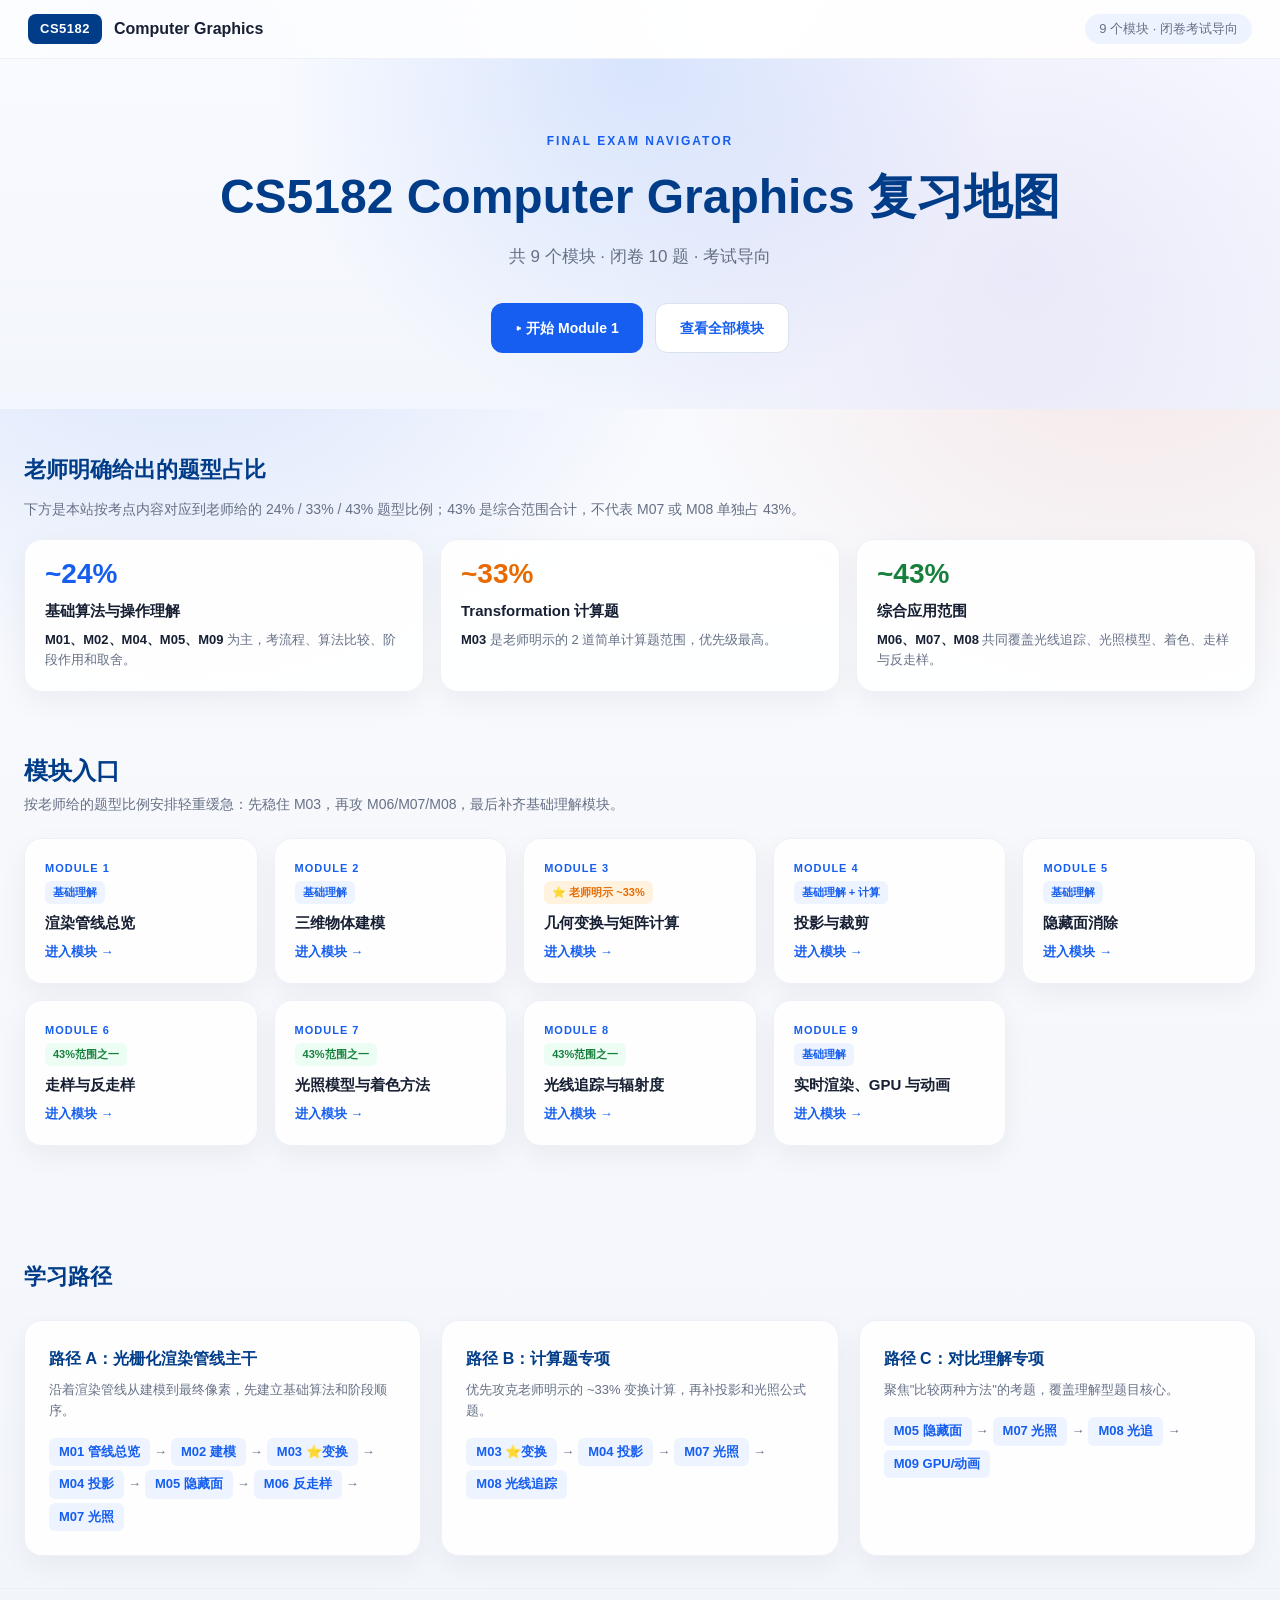
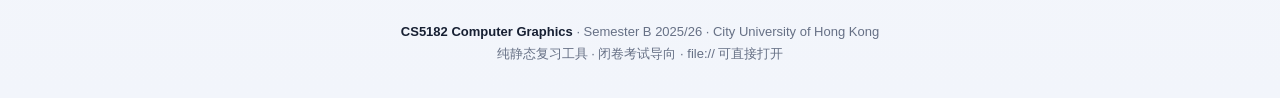
<file: index.html>
<!DOCTYPE html>
<html lang="zh-CN">
<head>
<meta charset="UTF-8">
<meta name="viewport" content="width=device-width, initial-scale=1.0">
<title>CS5182 Computer Graphics · 期末复习地图</title>
<link rel="stylesheet" href="assets/review.css">
<style>
:root {
  --bg: #f5f7fb;
  --paper: #ffffff;
  --ink: #172033;
  --muted: #667085;
  --soft: #eef4ff;
  --blue: #155EEF;
  --blue2: #003C88;
  --red: #D7422A;
  --green: #16803C;
  --orange: #E86A00;
  --purple: #6941C6;
  --border: #d9e2ef;
  --border2: #edf1f7;
  --shadow: 0 16px 40px rgba(16,24,40,.08);
  --radius: 18px;
  --sidebar: 292px;
}

*, *::before, *::after { box-sizing: border-box; margin: 0; padding: 0; }

body {
  font-family: -apple-system, BlinkMacSystemFont, "SF Pro Text", "PingFang SC", "Noto Sans SC", "Microsoft YaHei", Arial, sans-serif;
  font-size: 15px; line-height: 1.72; color: var(--ink);
  background:
    radial-gradient(circle at 14% 8%, rgba(21,94,239,0.18), transparent 30%),
    radial-gradient(circle at 88% 14%, rgba(215,66,42,0.12), transparent 26%),
    linear-gradient(180deg, #fbfcff 0%, #f6f8fc 52%, #f2f5fb 100%);
  min-height: 100vh;
}

/* ── topbar ── */
.topbar {
  display: flex; align-items: center; justify-content: space-between;
  padding: 14px 28px; background: rgba(255,255,255,.88);
  backdrop-filter: blur(12px); -webkit-backdrop-filter: blur(12px);
  border-bottom: 1px solid var(--border2); position: sticky; top: 0; z-index: 100;
}
.topbar-brand { display: flex; align-items: center; gap: 12px; }
.badge-cs {
  background: var(--blue2); color: #fff; font-weight: 800; font-size: 13px;
  padding: 4px 12px; border-radius: 8px; letter-spacing: .5px;
}
.topbar-title { font-weight: 700; font-size: 16px; color: var(--ink); }
.topbar-status {
  font-size: 13px; color: var(--muted); background: var(--soft);
  padding: 4px 14px; border-radius: 999px;
}

/* ── hero ── */
.hero {
  text-align: center; padding: 72px 24px 56px;
  background:
    radial-gradient(circle at 50% 0%, rgba(21,94,239,.14), transparent 50%),
    radial-gradient(circle at 80% 60%, rgba(105,65,198,.08), transparent 40%),
    linear-gradient(180deg, #f8faff 0%, #f3f6fc 100%);
}
.hero .kicker {
  font-size: 12px; font-weight: 700; letter-spacing: 2px; text-transform: uppercase;
  color: var(--blue); margin-bottom: 16px;
}
.hero h1 { font-size: 48px; font-weight: 900; color: var(--blue2); line-height: 1.2; }
.hero .sub { font-size: 17px; color: var(--muted); margin: 16px 0 32px; }
.hero-btns { display: flex; gap: 12px; justify-content: center; flex-wrap: wrap; }
.btn {
  display: inline-flex; align-items: center; gap: 6px;
  padding: 12px 24px; border-radius: 12px; font-weight: 700; font-size: 14px;
  text-decoration: none; transition: all .2s;
}
.btn-primary { background: var(--blue); color: #fff; }
.btn-primary:hover { background: var(--blue2); }
.btn-ghost { background: var(--paper); color: var(--blue); border: 1px solid var(--border); }
.btn-ghost:hover { background: var(--soft); }

/* ── exam weights ── */
.exam-priority { max-width: 1280px; margin: 0 auto; padding: 42px 24px 16px; }
.exam-priority h2 { font-size: 22px; font-weight: 900; color: var(--blue2); margin-bottom: 8px; }
.exam-priority .weight-note { color: var(--muted); font-size: 14px; margin-bottom: 18px; }
.weight-grid { display: grid; grid-template-columns: repeat(3, 1fr); gap: 16px; }
.weight-card {
  background: rgba(255,255,255,.94); border: 1px solid var(--border2);
  border-radius: var(--radius); padding: 20px;
  box-shadow: 0 10px 28px rgba(16,24,40,.05);
}
.weight-card strong { display: block; font-size: 28px; font-weight: 900; line-height: 1; margin-bottom: 10px; }
.weight-card h3 { font-size: 15px; font-weight: 900; color: var(--ink); margin-bottom: 6px; }
.weight-card p { font-size: 13px; color: var(--muted); line-height: 1.58; }
.weight-card.basic strong { color: var(--blue); }
.weight-card.calc strong { color: var(--orange); }
.weight-card.combined strong { color: var(--green); }
.weight-card .module-list { color: var(--ink); font-weight: 700; }

/* ── study-paths ── */
.study-paths { max-width: 1280px; margin: 0 auto; padding: 56px 24px 32px; }
.study-paths h2 { font-size: 22px; font-weight: 800; color: var(--blue2); margin-bottom: 24px; }
.paths-grid { display: grid; grid-template-columns: repeat(3, 1fr); gap: 20px; }
.path-card {
  background: rgba(255,255,255,.93); border: 1px solid var(--border2);
  border-radius: var(--radius); padding: 24px;
  box-shadow: 0 10px 28px rgba(16,24,40,.05);
}
.path-card h3 { font-size: 16px; font-weight: 800; color: var(--blue2); margin-bottom: 8px; }
.path-card .path-desc { font-size: 13px; color: var(--muted); margin-bottom: 16px; line-height: 1.6; }
.path-chain { display: flex; flex-wrap: wrap; align-items: center; gap: 4px; font-size: 13px; }
.path-step {
  background: var(--soft); color: var(--blue); padding: 3px 10px; border-radius: 6px;
  font-weight: 700;
}
.path-arrow { color: var(--muted); font-weight: 700; }

/* ── modules grid ── */
.modules-wrap { max-width: 1280px; margin: 0 auto; padding: 48px 24px 56px; }
.modules-head { margin-bottom: 22px; }
.modules-head h2 { font-size: 24px; font-weight: 900; color: var(--blue2); line-height: 1.25; }
.modules-head p { margin-top: 6px; color: var(--muted); font-size: 14px; }
.modules-grid { display: grid; grid-template-columns: repeat(5, 1fr); gap: 16px; }
.module-card {
  display: block; text-decoration: none;
  background: rgba(255,255,255,.93); border: 1px solid var(--border2);
  border-radius: var(--radius); padding: 20px;
  box-shadow: 0 10px 28px rgba(16,24,40,.05);
  transition: box-shadow .2s, transform .2s;
}
.module-card:hover { box-shadow: 0 18px 40px rgba(16,24,40,.12); transform: translateY(-2px); }
.module-card .mc-num { font-size: 11px; font-weight: 800; color: var(--blue); letter-spacing: 1px; text-transform: uppercase; }
.module-card .mc-badge {
  display: inline-block; font-size: 11px; font-weight: 700; padding: 2px 8px;
  border-radius: 6px; margin-bottom: 8px;
}
.module-card .mc-badge.star { background: #fff3e0; color: var(--orange); }
.module-card .mc-badge.normal { background: var(--soft); color: var(--blue); }
.module-card .mc-badge.scope { background: #ecfdf3; color: var(--green); }
.module-card h3 { font-size: 15px; font-weight: 800; color: var(--ink); margin-bottom: 6px; line-height: 1.4; }
.module-card .mc-enter { font-size: 13px; color: var(--blue); font-weight: 600; margin-top: 8px; }

/* ── footer ── */
.footer {
  text-align: center; padding: 32px 24px; border-top: 1px solid var(--border2);
  color: var(--muted); font-size: 13px;
}
.footer strong { color: var(--ink); }

/* ── responsive ── */
@media (max-width: 1100px) { .modules-grid { grid-template-columns: repeat(3, 1fr); } }
@media (max-width: 760px) {
  .modules-grid { grid-template-columns: 1fr; }
  .weight-grid { grid-template-columns: 1fr; }
  .hero h1 { font-size: 32px; }
}
@media (max-width: 980px) {
  .paths-grid { grid-template-columns: 1fr; }
  .weight-grid { grid-template-columns: 1fr; }
}
</style>
</head>
<body>

<!-- topbar -->
<nav class="topbar">
  <div class="topbar-brand">
    <span class="badge-cs">CS5182</span>
    <span class="topbar-title">Computer Graphics</span>
  </div>
  <span class="topbar-status">9 个模块 · 闭卷考试导向</span>
</nav>

<!-- hero -->
<header class="hero">
  <div class="kicker">Final Exam Navigator</div>
  <h1>CS5182 Computer Graphics 复习地图</h1>
  <p class="sub">共 9 个模块 · 闭卷 10 题 · 考试导向</p>
  <div class="hero-btns">
    <a class="btn btn-primary" href="CS5182_Module_1_Review.html">▸ 开始 Module 1</a>
    <a class="btn btn-ghost" href="#modules">查看全部模块</a>
  </div>
</header>

<!-- exam weights -->
<section class="exam-priority" aria-labelledby="exam-priority-title">
  <h2 id="exam-priority-title">老师明确给出的题型占比</h2>
  <p class="weight-note">下方是本站按考点内容对应到老师给的 24% / 33% / 43% 题型比例；43% 是综合范围合计，不代表 M07 或 M08 单独占 43%。</p>
  <div class="weight-grid">
    <div class="weight-card basic">
      <strong>~24%</strong>
      <h3>基础算法与操作理解</h3>
      <p><span class="module-list">M01、M02、M04、M05、M09</span> 为主，考流程、算法比较、阶段作用和取舍。</p>
    </div>
    <div class="weight-card calc">
      <strong>~33%</strong>
      <h3>Transformation 计算题</h3>
      <p><span class="module-list">M03</span> 是老师明示的 2 道简单计算题范围，优先级最高。</p>
    </div>
    <div class="weight-card combined">
      <strong>~43%</strong>
      <h3>综合应用范围</h3>
      <p><span class="module-list">M06、M07、M08</span> 共同覆盖光线追踪、光照模型、着色、走样与反走样。</p>
    </div>
  </div>
</section>

<!-- module cards -->
<section class="modules-wrap" id="modules">
  <div class="modules-head">
    <h2>模块入口</h2>
    <p>按老师给的题型比例安排轻重缓急：先稳住 M03，再攻 M06/M07/M08，最后补齐基础理解模块。</p>
  </div>
  <div class="modules-grid" id="modulesGrid">

    <a class="module-card" href="CS5182_Module_1_Review.html"
      data-keywords="module 1 渲染管线 Rendering Pipeline 坐标系变换 光栅化 管线阶段 渲染管线总览 基础理解">
      <div class="mc-num">MODULE 1</div>
      <span class="mc-badge normal">基础理解</span>
      <h3>渲染管线总览</h3>
      <p class="mc-enter">进入模块 →</p>
    </a>

    <a class="module-card" href="CS5182_Module_2_Review.html"
      data-keywords="module 2 三维物体建模 Object Modeling 2D Drawing Thin Line Circle Bresenham Polygon Mesh Parametric Surfaces Euler 点云 隐式曲面 细分曲面 体素 CSG 基础理解">
      <div class="mc-num">MODULE 2</div>
      <span class="mc-badge normal">基础理解</span>
      <h3>三维物体建模</h3>
      <p class="mc-enter">进入模块 →</p>
    </a>

    <a class="module-card" href="CS5182_Module_3_Review.html"
      data-keywords="module 3 几何变换 矩阵计算 Transformation Matrix Homogeneous 齐次坐标 旋转 平移 缩放 三步技巧 复合变换 仿射 计算重点">
      <div class="mc-num">MODULE 3</div>
      <span class="mc-badge star">⭐ 老师明示 ~33%</span>
      <h3>几何变换与矩阵计算</h3>
      <p class="mc-enter">进入模块 →</p>
    </a>

    <a class="module-card" href="CS5182_Module_4_Review.html"
      data-keywords="module 4 投影 裁剪 Projection Clipping Cohen-Sutherland Sutherland-Hodgman 透视 正交 平行投影 消失点 基础理解 计算">
      <div class="mc-num">MODULE 4</div>
      <span class="mc-badge normal">基础理解 + 计算</span>
      <h3>投影与裁剪</h3>
      <p class="mc-enter">进入模块 →</p>
    </a>

    <a class="module-card" href="CS5182_Module_5_Review.html"
      data-keywords="module 5 隐藏面消除 Hidden Surface Z-buffer Painter Back-face Culling 深度缓冲 画家算法 物体空间 图像空间 基础理解">
      <div class="mc-num">MODULE 5</div>
      <span class="mc-badge normal">基础理解</span>
      <h3>隐藏面消除</h3>
      <p class="mc-enter">进入模块 →</p>
    </a>

    <a class="module-card" href="CS5182_Module_6_Review.html"
      data-keywords="module 6 走样 反走样 Aliasing Anti-aliasing Nyquist Supersampling 超采样 随机采样 Catmull A-buffer 空间走样 时域走样 43% 综合题范围">
      <div class="mc-num">MODULE 6</div>
      <span class="mc-badge scope">43%范围之一</span>
      <h3>走样与反走样</h3>
      <p class="mc-enter">进入模块 →</p>
    </a>

    <a class="module-card" href="CS5182_Module_7_Review.html"
      data-keywords="module 7 光照模型 着色 Phong Gouraud Illumination Shading 漫反射 镜面反射 环境光 平面着色 平滑着色 43% 综合题范围">
      <div class="mc-num">MODULE 7</div>
      <span class="mc-badge scope">43%范围之一</span>
      <h3>光照模型与着色方法</h3>
      <p class="mc-enter">进入模块 →</p>
    </a>

    <a class="module-card" href="CS5182_Module_8_Review.html"
      data-keywords="module 8 光线追踪 辐射度 Ray Tracing Radiosity Shadow Reflection 反射 折射 全局光照 加速结构 BSP KD-Tree Bounding Volume 43% 综合题范围">
      <div class="mc-num">MODULE 8</div>
      <span class="mc-badge scope">43%范围之一</span>
      <h3>光线追踪与辐射度</h3>
      <p class="mc-enter">进入模块 →</p>
    </a>

    <a class="module-card" href="CS5182_Module_9_Review.html"
      data-keywords="module 9 实时渲染 GPU 动画 LOD Shadow Map Keyframe Motion Capture 渐进网格 顶点着色器 片段着色器 基础理解">
      <div class="mc-num">MODULE 9</div>
      <span class="mc-badge normal">基础理解</span>
      <h3>实时渲染、GPU 与动画</h3>
      <p class="mc-enter">进入模块 →</p>
    </a>

  </div>
</section>

<!-- study paths -->
<section class="study-paths" id="paths">
  <h2>学习路径</h2>
  <div class="paths-grid">

    <div class="path-card">
      <h3>路径 A：光栅化渲染管线主干</h3>
      <p class="path-desc">沿着渲染管线从建模到最终像素，先建立基础算法和阶段顺序。</p>
      <div class="path-chain">
        <span class="path-step">M01 管线总览</span><span class="path-arrow">→</span>
        <span class="path-step">M02 建模</span><span class="path-arrow">→</span>
        <span class="path-step">M03 ⭐变换</span><span class="path-arrow">→</span>
        <span class="path-step">M04 投影</span><span class="path-arrow">→</span>
        <span class="path-step">M05 隐藏面</span><span class="path-arrow">→</span>
        <span class="path-step">M06 反走样</span><span class="path-arrow">→</span>
        <span class="path-step">M07 光照</span>
      </div>
    </div>

    <div class="path-card">
      <h3>路径 B：计算题专项</h3>
      <p class="path-desc">优先攻克老师明示的 ~33% 变换计算，再补投影和光照公式题。</p>
      <div class="path-chain">
        <span class="path-step">M03 ⭐变换</span><span class="path-arrow">→</span>
        <span class="path-step">M04 投影</span><span class="path-arrow">→</span>
        <span class="path-step">M07 光照</span><span class="path-arrow">→</span>
        <span class="path-step">M08 光线追踪</span>
      </div>
    </div>

    <div class="path-card">
      <h3>路径 C：对比理解专项</h3>
      <p class="path-desc">聚焦"比较两种方法"的考题，覆盖理解型题目核心。</p>
      <div class="path-chain">
        <span class="path-step">M05 隐藏面</span><span class="path-arrow">→</span>
        <span class="path-step">M07 光照</span><span class="path-arrow">→</span>
        <span class="path-step">M08 光追</span><span class="path-arrow">→</span>
        <span class="path-step">M09 GPU/动画</span>
      </div>
    </div>

  </div>
</section>

<!-- footer -->
<footer class="footer">
  <strong>CS5182 Computer Graphics</strong> · Semester B 2025/26 · City University of Hong Kong<br>
  纯静态复习工具 · 闭卷考试导向 · file:// 可直接打开
</footer>

<script src="assets/review.js"></script>
</body>
</html>
</file>
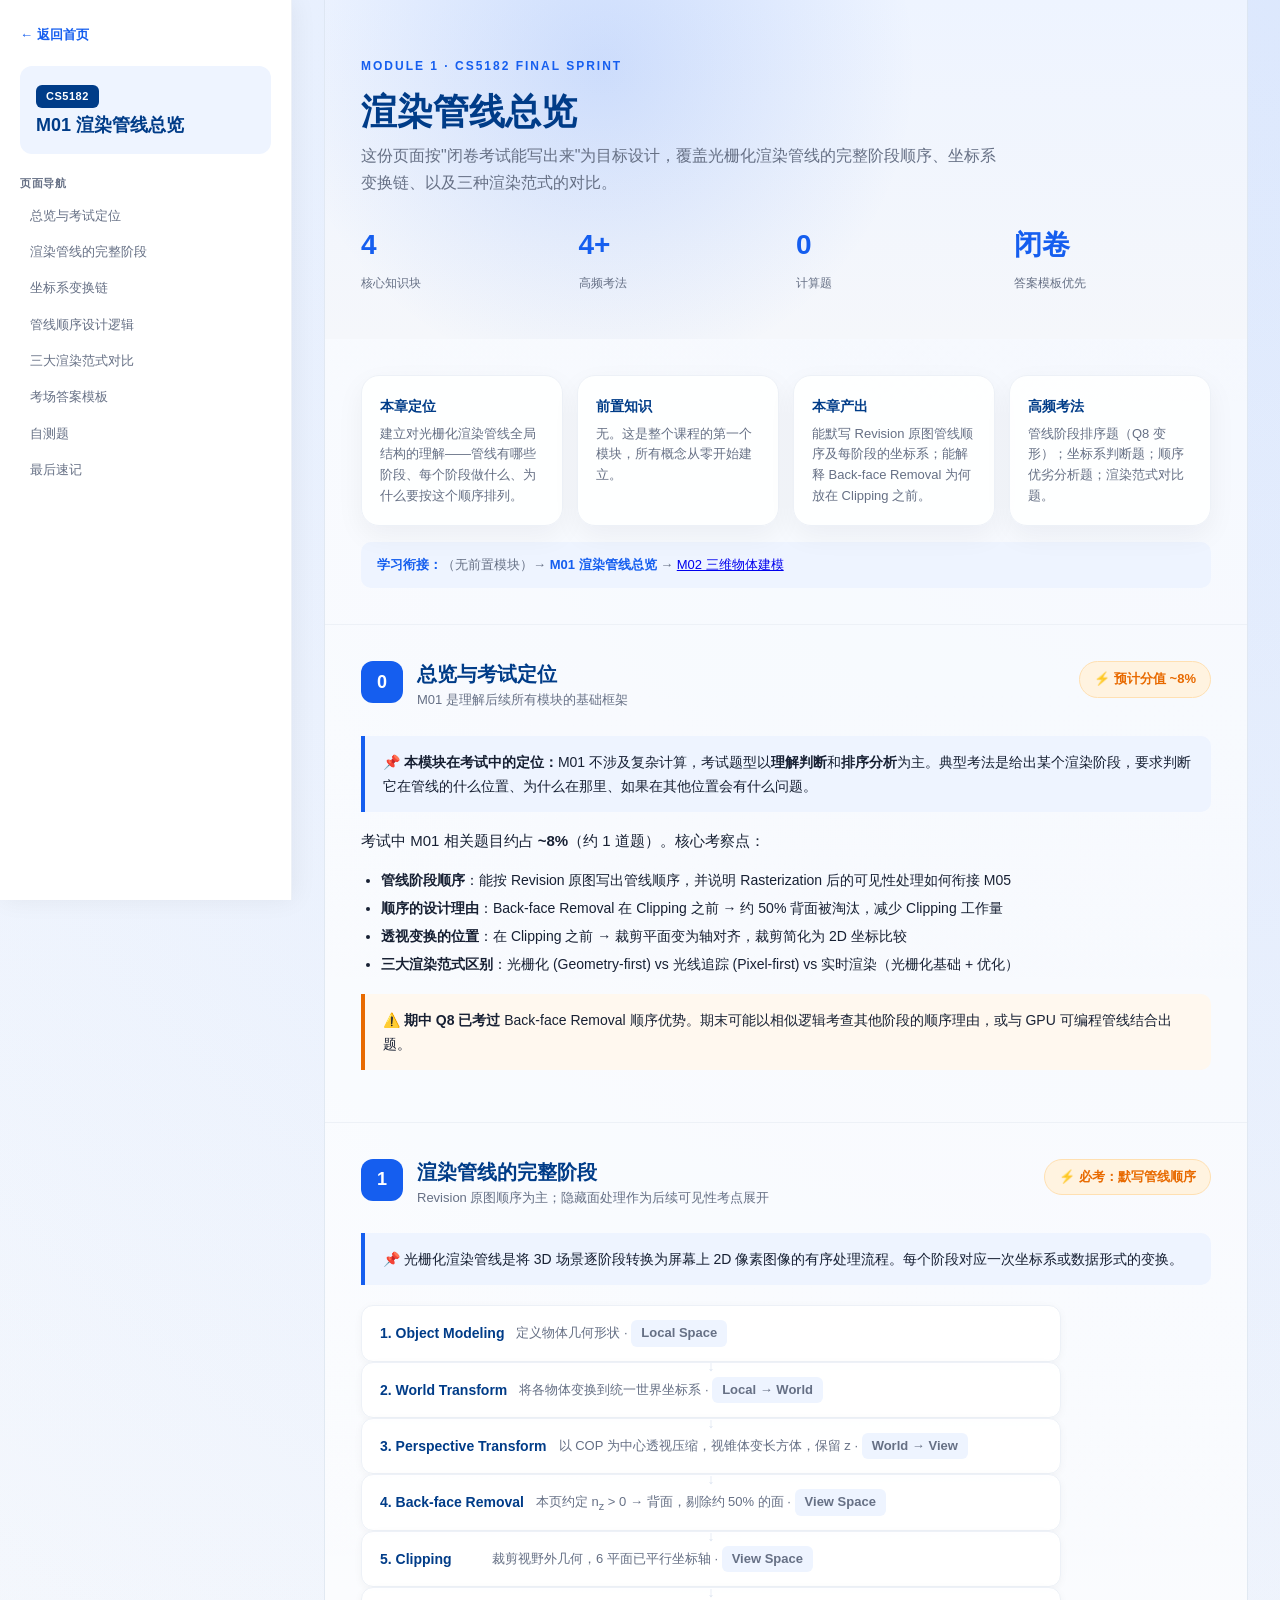
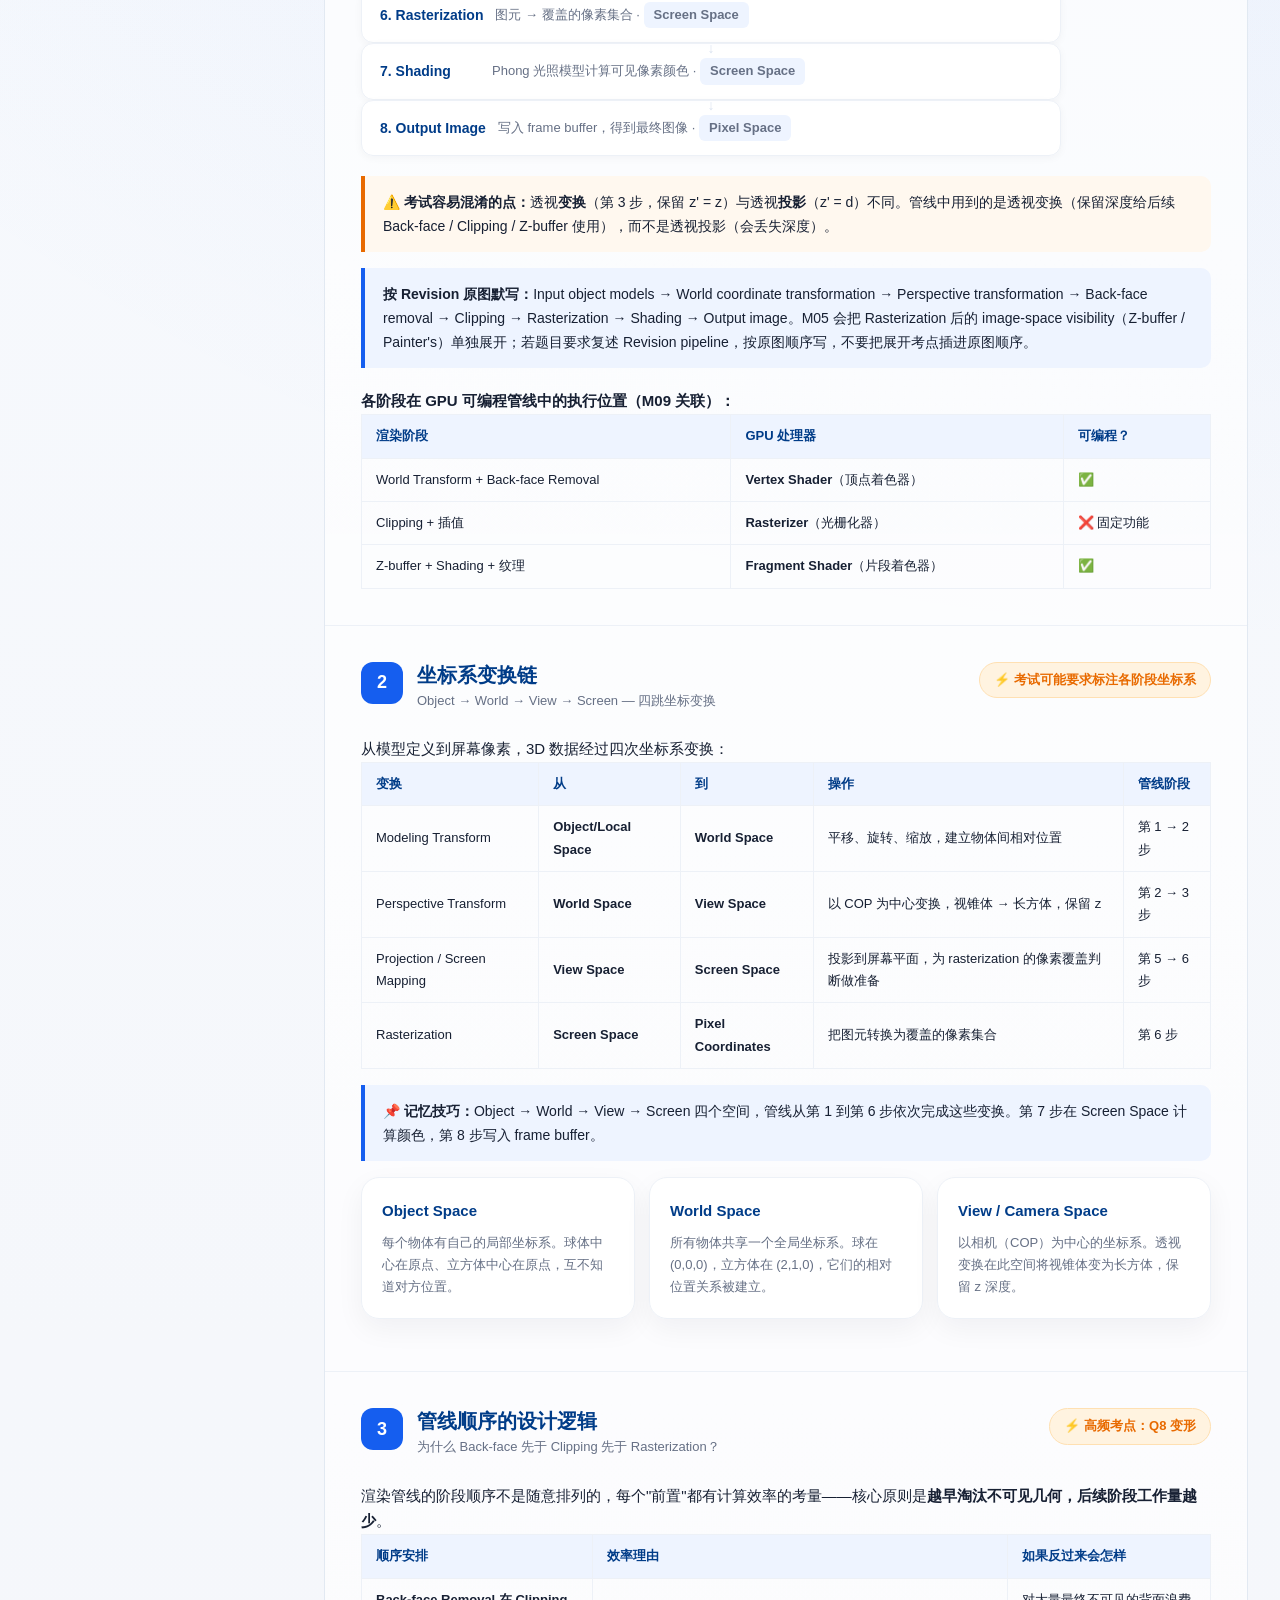
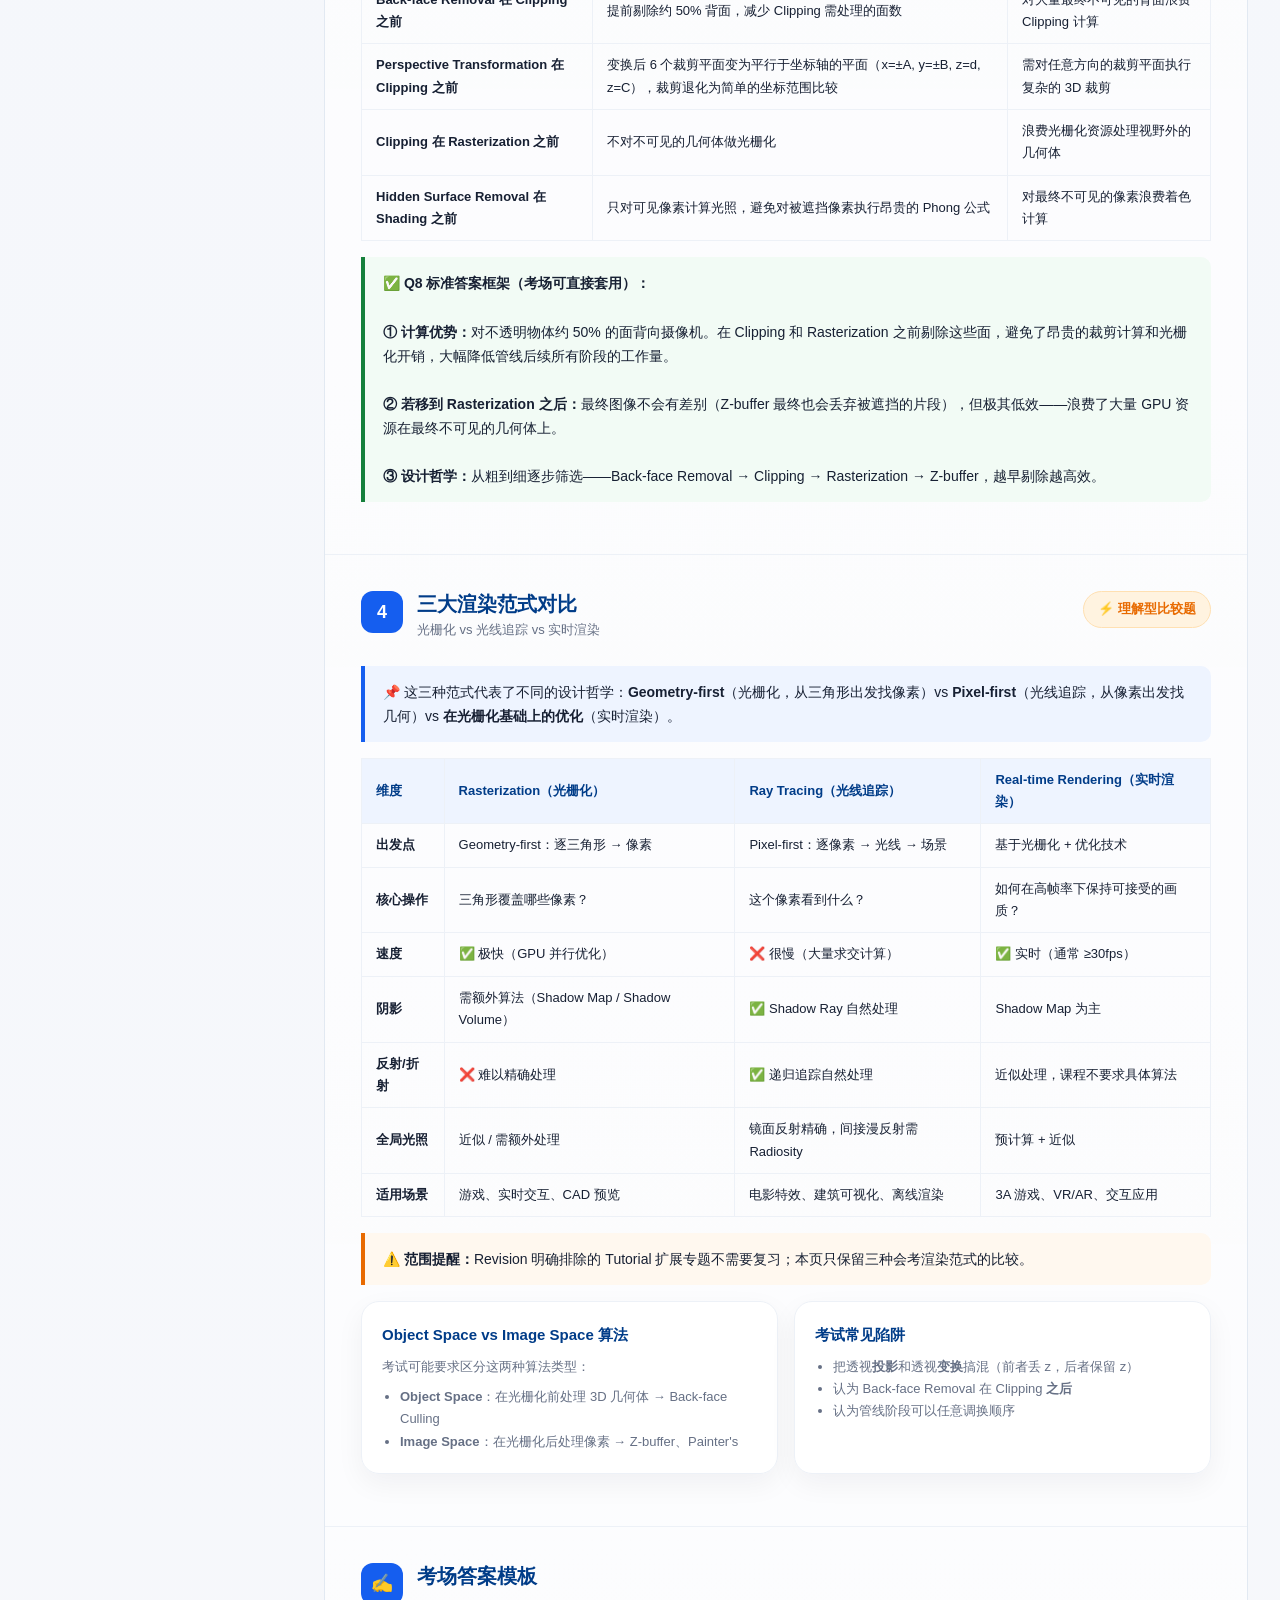
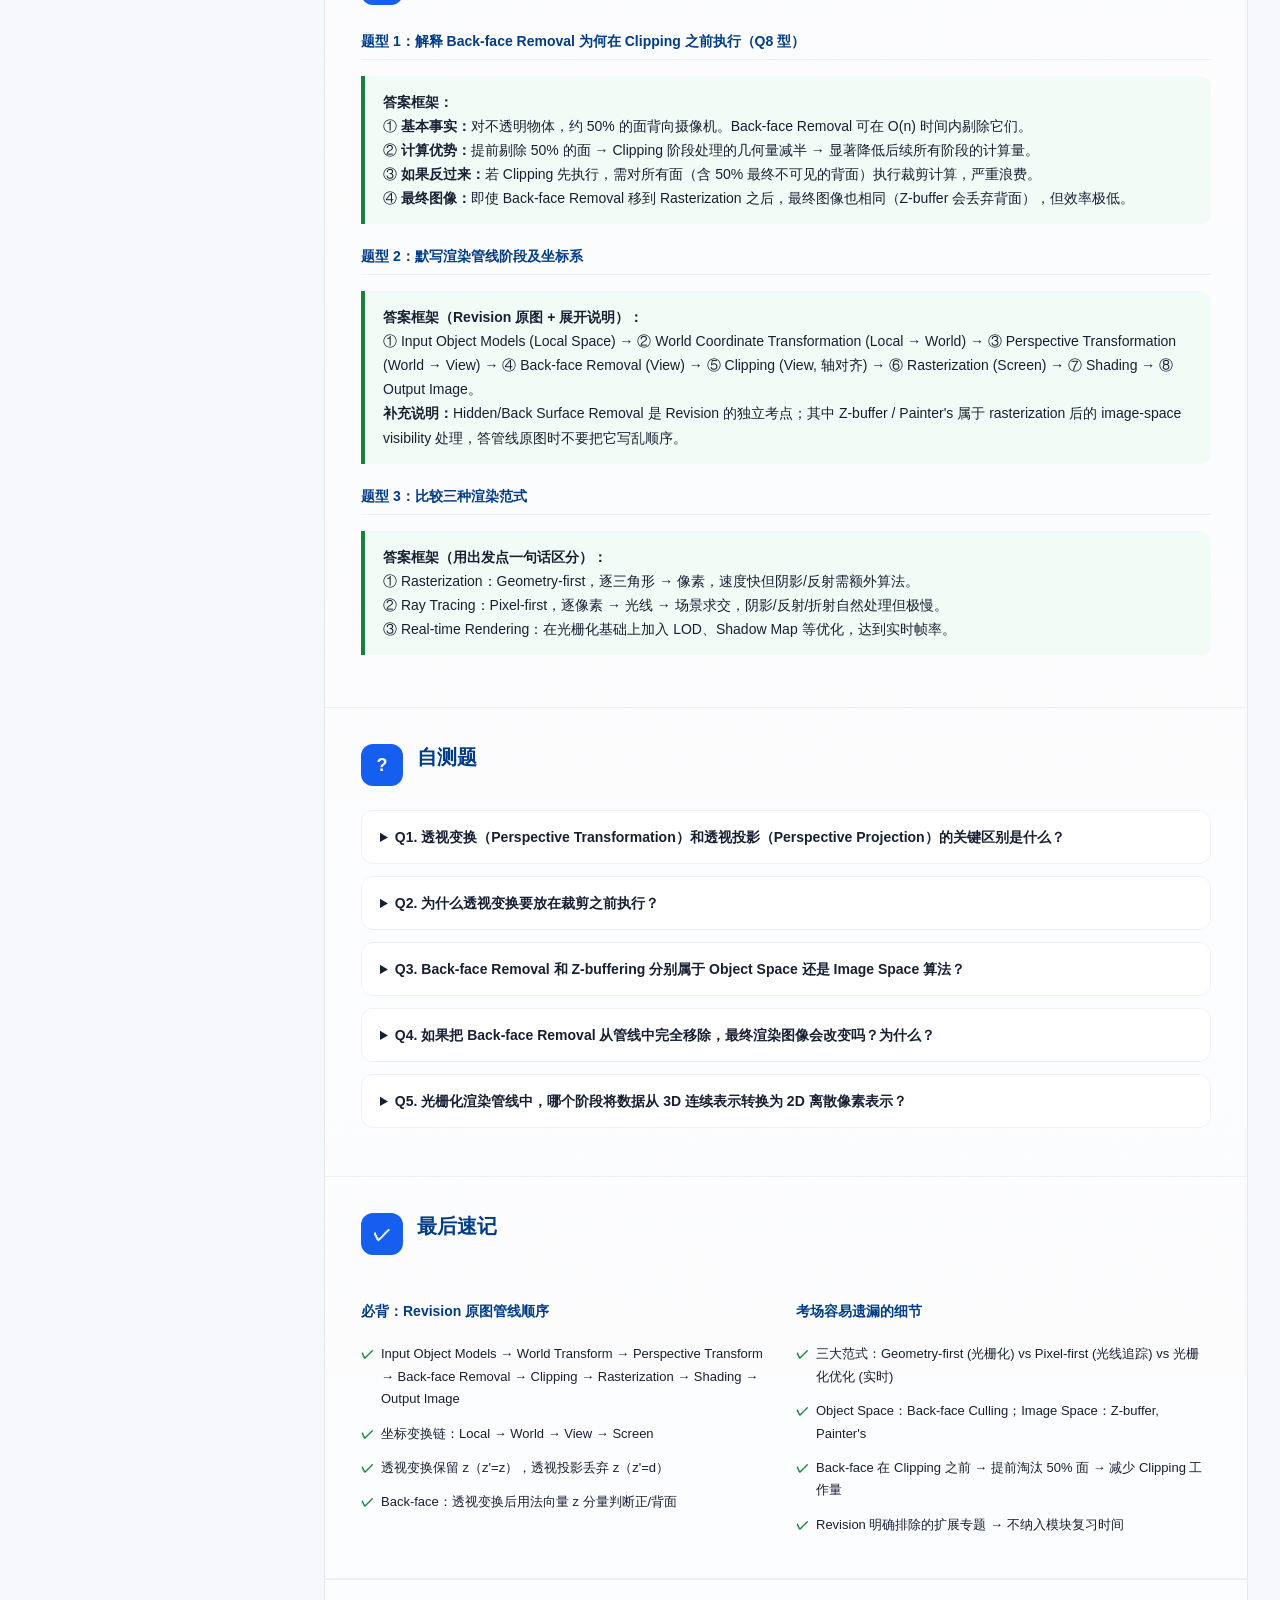
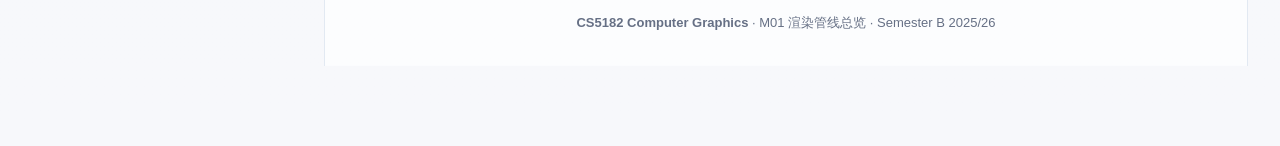
<file: CS5182_Module_1_Review.html>
<!DOCTYPE html>
<html lang="zh-CN">
<head>
<meta charset="UTF-8">
<meta name="viewport" content="width=device-width, initial-scale=1.0">
<title>CS5182 M01 · 渲染管线总览</title>
<link rel="stylesheet" href="assets/review.css">
<style>
:root {
  --bg: #f5f7fb; --paper: #ffffff; --ink: #172033; --muted: #667085;
  --soft: #eef4ff; --blue: #155EEF; --blue2: #003C88;
  --red: #D7422A; --green: #16803C; --orange: #E86A00; --purple: #6941C6;
  --border: #d9e2ef; --border2: #edf1f7;
  --shadow: 0 16px 40px rgba(16,24,40,.08); --radius: 18px; --sidebar: 292px;
}
*,*::before,*::after{box-sizing:border-box;margin:0;padding:0}
body{font-family:-apple-system,BlinkMacSystemFont,"SF Pro Text","PingFang SC","Noto Sans SC","Microsoft YaHei",Arial,sans-serif;font-size:15px;line-height:1.72;color:var(--ink);background:radial-gradient(circle at top right,rgba(21,94,239,.12),transparent 34%),linear-gradient(180deg,#f8fbff 0%,#f5f7fb 45%,#f7f8fb 100%);min-height:100vh}

/* pipeline */
.pipeline{display:flex;flex-direction:column;align-items:stretch;gap:0;margin:20px 0;max-width:700px}
.pipe{background:rgba(255,255,255,.93);border:1px solid var(--border2);border-radius:12px;padding:14px 18px;display:flex;align-items:center;gap:12px;box-shadow:0 2px 8px rgba(16,24,40,.04);position:relative}
.pipe b{font-size:14px;font-weight:800;color:var(--blue2);white-space:nowrap;min-width:100px}
.pipe span{font-size:13px;color:var(--muted)}
.pipe::after{content:"↓";position:absolute;left:50%;bottom:-18px;transform:translateX(-50%);font-size:14px;color:var(--border);font-weight:700;z-index:1}
.pipe:last-child::after{display:none}

/* grid */
.grid-2{display:grid;grid-template-columns:repeat(2,1fr);gap:16px;margin:16px 0}
.grid-3{display:grid;grid-template-columns:repeat(3,1fr);gap:14px;margin:16px 0}
.card{background:rgba(255,255,255,.93);border:1px solid var(--border2);border-radius:var(--radius);padding:20px;box-shadow:0 10px 28px rgba(16,24,40,.05)}
.card h3{font-size:15px;font-weight:800;color:var(--blue2);margin-bottom:8px}
.card p,.card li{font-size:13px;color:var(--muted);line-height:1.7}

/* tables */
table{width:100%;border-collapse:collapse;font-size:14px;margin:16px 0}
th,td{border:1px solid var(--border2);padding:10px 14px;text-align:left}
th{background:var(--soft);font-weight:700;color:var(--blue2);font-size:13px}
td{color:var(--ink);font-size:13px}

/* mini-title */
.mini-title{font-size:14px;font-weight:800;color:var(--blue2);margin:20px 0 10px;padding-bottom:6px;border-bottom:1px solid var(--border2)}

/* details */
details{margin:12px 0;border:1px solid var(--border2);border-radius:12px;overflow:hidden}
summary{padding:14px 18px;font-weight:700;font-size:14px;cursor:pointer;background:rgba(255,255,255,.93);color:var(--ink)}
summary:hover{background:var(--soft)}
.detail-body{padding:16px 18px;border-top:1px solid var(--border2);font-size:14px;background:rgba(255,255,255,.7)}

/* quick / final-recall */
.quick{display:grid;grid-template-columns:repeat(2,1fr);gap:20px}
.quick .mini-title{font-size:14px;font-weight:800;color:var(--blue2);margin-bottom:8px;border:none}
.checklist{list-style:none;padding:0}
.checklist li{padding:6px 0;font-size:13px;color:var(--ink);padding-left:20px;position:relative}
.checklist li::before{content:"✓";position:absolute;left:0;color:var(--green);font-weight:800}

/* footer */
.footer{text-align:center;padding:32px 24px;border-top:1px solid var(--border2);color:var(--muted);font-size:13px}

/* responsive overrides */
@media(max-width:980px){
  .grid-2,.grid-3,.quick{grid-template-columns:1fr}
}
</style>
</head>
<body>

<div class="shell">

<!-- sidebar -->
<aside class="sidebar">
  <a class="back-link" href="index.html">← 返回首页</a>
  <div class="mod-id">
    <span class="badge-cs">CS5182</span>
    <h2>M01 渲染管线总览</h2>
  </div>
  <nav class="nav-group">
    <span class="nav-label">页面导航</span>
    <a class="nav-link" href="#roadmap">总览与考试定位</a>
    <a class="nav-link" href="#pipeline-stages">渲染管线的完整阶段</a>
    <a class="nav-link" href="#coordinate-systems">坐标系变换链</a>
    <a class="nav-link" href="#why-order">管线顺序设计逻辑</a>
    <a class="nav-link" href="#rendering-paradigms">三大渲染范式对比</a>
    <a class="nav-link" href="#templates">考场答案模板</a>
    <a class="nav-link" href="#quiz">自测题</a>
    <a class="nav-link" href="#final-recall">最后速记</a>
  </nav>
</aside>

<!-- main content -->
<main class="main">
<div class="content">

<!-- hero -->
<header class="hero">
  <div class="kicker">MODULE 1 · CS5182 Final Sprint</div>
  <h2>渲染管线总览</h2>
  <p class="hero-sub">这份页面按"闭卷考试能写出来"为目标设计，覆盖光栅化渲染管线的完整阶段顺序、坐标系变换链、以及三种渲染范式的对比。</p>
  <div class="hero-grid">
    <div class="hero-stat"><b>4</b><span>核心知识块</span></div>
    <div class="hero-stat"><b>4+</b><span>高频考法</span></div>
    <div class="hero-stat"><b>0</b><span>计算题</span></div>
    <div class="hero-stat"><b>闭卷</b><span>答案模板优先</span></div>
  </div>
</header>

<!-- module-entry -->
<section class="section module-entry">
  <div class="entry-grid">
    <article class="concept-card">
      <h3>本章定位</h3>
      <p>建立对光栅化渲染管线全局结构的理解——管线有哪些阶段、每个阶段做什么、为什么要按这个顺序排列。</p>
    </article>
    <article class="concept-card">
      <h3>前置知识</h3>
      <p>无。这是整个课程的第一个模块，所有概念从零开始建立。</p>
    </article>
    <article class="concept-card">
      <h3>本章产出</h3>
      <p>能默写 Revision 原图管线顺序及每阶段的坐标系；能解释 Back-face Removal 为何放在 Clipping 之前。</p>
    </article>
    <article class="concept-card">
      <h3>高频考法</h3>
      <p>管线阶段排序题（Q8 变形）；坐标系判断题；顺序优劣分析题；渲染范式对比题。</p>
    </article>
  </div>
  <div class="bridge-note">
    <strong>学习衔接：</strong>（无前置模块）→ <strong>M01 渲染管线总览</strong> → <a href="CS5182_Module_2_Review.html">M02 三维物体建模</a>
  </div>
</section>

<!-- #roadmap -->
<section class="section" id="roadmap">
  <div class="section-head">
    <div class="section-title">
      <div class="badge-num">0</div>
      <div>
        <h2>总览与考试定位</h2>
        <p class="lead">M01 是理解后续所有模块的基础框架</p>
      </div>
    </div>
    <span class="exam-chip">⚡ 预计分值 ~8%</span>
  </div>

  <div class="note">
    📌 <strong>本模块在考试中的定位：</strong>M01 不涉及复杂计算，考试题型以<strong>理解判断</strong>和<strong>排序分析</strong>为主。典型考法是给出某个渲染阶段，要求判断它在管线的什么位置、为什么在那里、如果在其他位置会有什么问题。
  </div>

  <p>考试中 M01 相关题目约占 <strong>~8%</strong>（约 1 道题）。核心考察点：</p>
  <ul style="margin:12px 0 0 20px;font-size:14px;color:var(--ink);line-height:2">
    <li><strong>管线阶段顺序</strong>：能按 Revision 原图写出管线顺序，并说明 Rasterization 后的可见性处理如何衔接 M05</li>
    <li><strong>顺序的设计理由</strong>：Back-face Removal 在 Clipping 之前 → 约 50% 背面被淘汰，减少 Clipping 工作量</li>
    <li><strong>透视变换的位置</strong>：在 Clipping 之前 → 裁剪平面变为轴对齐，裁剪简化为 2D 坐标比较</li>
    <li><strong>三大渲染范式区别</strong>：光栅化 (Geometry-first) vs 光线追踪 (Pixel-first) vs 实时渲染（光栅化基础 + 优化）</li>
  </ul>

  <div class="warn">
    ⚠️ <strong>期中 Q8 已考过</strong> Back-face Removal 顺序优势。期末可能以相似逻辑考查其他阶段的顺序理由，或与 GPU 可编程管线结合出题。
  </div>
</section>

<!-- #pipeline-stages -->
<section class="section" id="pipeline-stages">
  <div class="section-head">
    <div class="section-title">
      <div class="badge-num">1</div>
      <div>
        <h2>渲染管线的完整阶段</h2>
        <p class="lead">Revision 原图顺序为主；隐藏面处理作为后续可见性考点展开</p>
      </div>
    </div>
    <span class="exam-chip">⚡ 必考：默写管线顺序</span>
  </div>

  <div class="note">
    📌 光栅化渲染管线是将 3D 场景逐阶段转换为屏幕上 2D 像素图像的有序处理流程。每个阶段对应一次坐标系或数据形式的变换。
  </div>

  <div class="pipeline">
    <div class="pipe">
      <b>1. Object Modeling</b>
      <span>定义物体几何形状 · <span class="label">Local Space</span></span>
    </div>
    <div class="pipe">
      <b>2. World Transform</b>
      <span>将各物体变换到统一世界坐标系 · <span class="label">Local → World</span></span>
    </div>
    <div class="pipe">
      <b>3. Perspective Transform</b>
      <span>以 COP 为中心透视压缩，视锥体变长方体，保留 z · <span class="label">World → View</span></span>
    </div>
    <div class="pipe">
      <b>4. Back-face Removal</b>
      <span>本页约定 n<sub>z</sub> > 0 → 背面，剔除约 50% 的面 · <span class="label">View Space</span></span>
    </div>
    <div class="pipe">
      <b>5. Clipping</b>
      <span>裁剪视野外几何，6 平面已平行坐标轴 · <span class="label">View Space</span></span>
    </div>
    <div class="pipe">
      <b>6. Rasterization</b>
      <span>图元 → 覆盖的像素集合 · <span class="label">Screen Space</span></span>
    </div>
    <div class="pipe">
      <b>7. Shading</b>
      <span>Phong 光照模型计算可见像素颜色 · <span class="label">Screen Space</span></span>
    </div>
    <div class="pipe">
      <b>8. Output Image</b>
      <span>写入 frame buffer，得到最终图像 · <span class="label">Pixel Space</span></span>
    </div>
  </div>

  <div class="warn">
    ⚠️ <strong>考试容易混淆的点：</strong>透视<strong>变换</strong>（第 3 步，保留 z' = z）与透视<strong>投影</strong>（z' = d）不同。管线中用到的是透视变换（保留深度给后续 Back-face / Clipping / Z-buffer 使用），而不是透视投影（会丢失深度）。
  </div>

  <div class="note">
    <strong>按 Revision 原图默写：</strong>Input object models → World coordinate transformation → Perspective transformation → Back-face removal → Clipping → Rasterization → Shading → Output image。M05 会把 Rasterization 后的 image-space visibility（Z-buffer / Painter's）单独展开；若题目要求复述 Revision pipeline，按原图顺序写，不要把展开考点插进原图顺序。
  </div>

  <p style="margin-top:20px"><strong>各阶段在 GPU 可编程管线中的执行位置（M09 关联）：</strong></p>
  <table>
    <thead><tr><th>渲染阶段</th><th>GPU 处理器</th><th>可编程？</th></tr></thead>
    <tbody>
      <tr><td>World Transform + Back-face Removal</td><td><strong>Vertex Shader</strong>（顶点着色器）</td><td>✅</td></tr>
      <tr><td>Clipping + 插值</td><td><strong>Rasterizer</strong>（光栅化器）</td><td>❌ 固定功能</td></tr>
      <tr><td>Z-buffer + Shading + 纹理</td><td><strong>Fragment Shader</strong>（片段着色器）</td><td>✅</td></tr>
    </tbody>
  </table>
</section>

<!-- #coordinate-systems -->
<section class="section" id="coordinate-systems">
  <div class="section-head">
    <div class="section-title">
      <div class="badge-num">2</div>
      <div>
        <h2>坐标系变换链</h2>
        <p class="lead">Object → World → View → Screen — 四跳坐标变换</p>
      </div>
    </div>
    <span class="exam-chip">⚡ 考试可能要求标注各阶段坐标系</span>
  </div>

  <p>从模型定义到屏幕像素，3D 数据经过四次坐标系变换：</p>

  <table>
    <thead>
      <tr><th>变换</th><th>从</th><th>到</th><th>操作</th><th>管线阶段</th></tr>
    </thead>
    <tbody>
      <tr><td>Modeling Transform</td><td><strong>Object/Local Space</strong></td><td><strong>World Space</strong></td><td>平移、旋转、缩放，建立物体间相对位置</td><td>第 1 → 2 步</td></tr>
      <tr><td>Perspective Transform</td><td><strong>World Space</strong></td><td><strong>View Space</strong></td><td>以 COP 为中心变换，视锥体 → 长方体，保留 z</td><td>第 2 → 3 步</td></tr>
      <tr><td>Projection / Screen Mapping</td><td><strong>View Space</strong></td><td><strong>Screen Space</strong></td><td>投影到屏幕平面，为 rasterization 的像素覆盖判断做准备</td><td>第 5 → 6 步</td></tr>
      <tr><td>Rasterization</td><td><strong>Screen Space</strong></td><td><strong>Pixel Coordinates</strong></td><td>把图元转换为覆盖的像素集合</td><td>第 6 步</td></tr>
    </tbody>
  </table>

  <div class="note">
    📌 <strong>记忆技巧：</strong>Object → World → View → Screen 四个空间，管线从第 1 到第 6 步依次完成这些变换。第 7 步在 Screen Space 计算颜色，第 8 步写入 frame buffer。
  </div>

  <div class="grid-3">
    <div class="card">
      <h3>Object Space</h3>
      <p>每个物体有自己的局部坐标系。球体中心在原点、立方体中心在原点，互不知道对方位置。</p>
    </div>
    <div class="card">
      <h3>World Space</h3>
      <p>所有物体共享一个全局坐标系。球在 (0,0,0)，立方体在 (2,1,0)，它们的相对位置关系被建立。</p>
    </div>
    <div class="card">
      <h3>View / Camera Space</h3>
      <p>以相机（COP）为中心的坐标系。透视变换在此空间将视锥体变为长方体，保留 z 深度。</p>
    </div>
  </div>
</section>

<!-- #why-order -->
<section class="section" id="why-order">
  <div class="section-head">
    <div class="section-title">
      <div class="badge-num">3</div>
      <div>
        <h2>管线顺序的设计逻辑</h2>
        <p class="lead">为什么 Back-face 先于 Clipping 先于 Rasterization？</p>
      </div>
    </div>
    <span class="exam-chip">⚡ 高频考点：Q8 变形</span>
  </div>

  <p>渲染管线的阶段顺序不是随意排列的，每个"前置"都有计算效率的考量——核心原则是<strong>越早淘汰不可见几何，后续阶段工作量越少</strong>。</p>

  <table>
    <thead>
      <tr><th>顺序安排</th><th>效率理由</th><th>如果反过来会怎样</th></tr>
    </thead>
    <tbody>
      <tr>
        <td><strong>Back-face Removal 在 Clipping 之前</strong></td>
        <td>提前剔除约 50% 背面，减少 Clipping 需处理的面数</td>
        <td>对大量最终不可见的背面浪费 Clipping 计算</td>
      </tr>
      <tr>
        <td><strong>Perspective Transformation 在 Clipping 之前</strong></td>
        <td>变换后 6 个裁剪平面变为平行于坐标轴的平面（x=±A, y=±B, z=d, z=C），裁剪退化为简单的坐标范围比较</td>
        <td>需对任意方向的裁剪平面执行复杂的 3D 裁剪</td>
      </tr>
      <tr>
        <td><strong>Clipping 在 Rasterization 之前</strong></td>
        <td>不对不可见的几何体做光栅化</td>
        <td>浪费光栅化资源处理视野外的几何体</td>
      </tr>
      <tr>
        <td><strong>Hidden Surface Removal 在 Shading 之前</strong></td>
        <td>只对可见像素计算光照，避免对被遮挡像素执行昂贵的 Phong 公式</td>
        <td>对最终不可见的像素浪费着色计算</td>
      </tr>
    </tbody>
  </table>

  <div class="answer-box">
    ✅ <strong>Q8 标准答案框架（考场可直接套用）：</strong><br><br>
    <strong>① 计算优势：</strong>对不透明物体约 50% 的面背向摄像机。在 Clipping 和 Rasterization 之前剔除这些面，避免了昂贵的裁剪计算和光栅化开销，大幅降低管线后续所有阶段的工作量。<br><br>
    <strong>② 若移到 Rasterization 之后：</strong>最终图像不会有差别（Z-buffer 最终也会丢弃被遮挡的片段），但极其低效——浪费了大量 GPU 资源在最终不可见的几何体上。<br><br>
    <strong>③ 设计哲学：</strong>从粗到细逐步筛选——Back-face Removal → Clipping → Rasterization → Z-buffer，越早剔除越高效。
  </div>
</section>

<!-- #rendering-paradigms -->
<section class="section" id="rendering-paradigms">
  <div class="section-head">
    <div class="section-title">
      <div class="badge-num">4</div>
      <div>
        <h2>三大渲染范式对比</h2>
        <p class="lead">光栅化 vs 光线追踪 vs 实时渲染</p>
      </div>
    </div>
    <span class="exam-chip">⚡ 理解型比较题</span>
  </div>

  <div class="note">
    📌 这三种范式代表了不同的设计哲学：<strong>Geometry-first</strong>（光栅化，从三角形出发找像素）vs <strong>Pixel-first</strong>（光线追踪，从像素出发找几何）vs <strong>在光栅化基础上的优化</strong>（实时渲染）。
  </div>

  <table>
    <thead>
      <tr><th>维度</th><th>Rasterization（光栅化）</th><th>Ray Tracing（光线追踪）</th><th>Real-time Rendering（实时渲染）</th></tr>
    </thead>
    <tbody>
      <tr>
        <td><strong>出发点</strong></td>
        <td>Geometry-first：逐三角形 → 像素</td>
        <td>Pixel-first：逐像素 → 光线 → 场景</td>
        <td>基于光栅化 + 优化技术</td>
      </tr>
      <tr>
        <td><strong>核心操作</strong></td>
        <td>三角形覆盖哪些像素？</td>
        <td>这个像素看到什么？</td>
        <td>如何在高帧率下保持可接受的画质？</td>
      </tr>
      <tr>
        <td><strong>速度</strong></td>
        <td>✅ 极快（GPU 并行优化）</td>
        <td>❌ 很慢（大量求交计算）</td>
        <td>✅ 实时（通常 ≥30fps）</td>
      </tr>
      <tr>
        <td><strong>阴影</strong></td>
        <td>需额外算法（Shadow Map / Shadow Volume）</td>
        <td>✅ Shadow Ray 自然处理</td>
        <td>Shadow Map 为主</td>
      </tr>
      <tr>
        <td><strong>反射/折射</strong></td>
        <td>❌ 难以精确处理</td>
        <td>✅ 递归追踪自然处理</td>
        <td>近似处理，课程不要求具体算法</td>
      </tr>
      <tr>
        <td><strong>全局光照</strong></td>
        <td>近似 / 需额外处理</td>
        <td>镜面反射精确，间接漫反射需 Radiosity</td>
        <td>预计算 + 近似</td>
      </tr>
      <tr>
        <td><strong>适用场景</strong></td>
        <td>游戏、实时交互、CAD 预览</td>
        <td>电影特效、建筑可视化、离线渲染</td>
        <td>3A 游戏、VR/AR、交互应用</td>
      </tr>
    </tbody>
  </table>

  <div class="warn">
    ⚠️ <strong>范围提醒：</strong>Revision 明确排除的 Tutorial 扩展专题不需要复习；本页只保留三种会考渲染范式的比较。
  </div>

  <div class="grid-2" style="margin-top:16px">
    <div class="card">
      <h3>Object Space vs Image Space 算法</h3>
      <p>考试可能要求区分这两种算法类型：</p>
      <ul style="margin:8px 0 0 18px;font-size:13px;color:var(--muted);line-height:1.8">
        <li><strong>Object Space</strong>：在光栅化前处理 3D 几何体 → Back-face Culling</li>
        <li><strong>Image Space</strong>：在光栅化后处理像素 → Z-buffer、Painter's</li>
      </ul>
    </div>
    <div class="card">
      <h3>考试常见陷阱</h3>
      <ul style="margin:8px 0 0 18px;font-size:13px;color:var(--muted);line-height:1.8">
        <li>把透视<strong>投影</strong>和透视<strong>变换</strong>搞混（前者丢 z，后者保留 z）</li>
        <li>认为 Back-face Removal 在 Clipping <strong>之后</strong></li>
        <li>认为管线阶段可以任意调换顺序</li>
      </ul>
    </div>
  </div>
</section>

<!-- #templates -->
<section class="section" id="templates">
  <div class="section-head">
    <div class="section-title">
      <div class="badge-num">✍</div>
      <div><h2>考场答案模板</h2></div>
    </div>
  </div>

  <div class="mini-title">题型 1：解释 Back-face Removal 为何在 Clipping 之前执行（Q8 型）</div>
  <div class="answer-box">
    <p><strong>答案框架：</strong></p>
    <p>① <strong>基本事实：</strong>对不透明物体，约 50% 的面背向摄像机。Back-face Removal 可在 O(n) 时间内剔除它们。</p>
    <p>② <strong>计算优势：</strong>提前剔除 50% 的面 → Clipping 阶段处理的几何量减半 → 显著降低后续所有阶段的计算量。</p>
    <p>③ <strong>如果反过来：</strong>若 Clipping 先执行，需对所有面（含 50% 最终不可见的背面）执行裁剪计算，严重浪费。</p>
    <p>④ <strong>最终图像：</strong>即使 Back-face Removal 移到 Rasterization 之后，最终图像也相同（Z-buffer 会丢弃背面），但效率极低。</p>
  </div>

  <div class="mini-title">题型 2：默写渲染管线阶段及坐标系</div>
  <div class="answer-box">
    <p><strong>答案框架（Revision 原图 + 展开说明）：</strong></p>
    <p>① Input Object Models (Local Space) → ② World Coordinate Transformation (Local → World) → ③ Perspective Transformation (World → View) → ④ Back-face Removal (View) → ⑤ Clipping (View, 轴对齐) → ⑥ Rasterization (Screen) → ⑦ Shading → ⑧ Output Image。</p>
    <p><strong>补充说明：</strong>Hidden/Back Surface Removal 是 Revision 的独立考点；其中 Z-buffer / Painter's 属于 rasterization 后的 image-space visibility 处理，答管线原图时不要把它写乱顺序。</p>
  </div>

  <div class="mini-title">题型 3：比较三种渲染范式</div>
  <div class="answer-box">
    <p><strong>答案框架（用出发点一句话区分）：</strong></p>
    <p>① Rasterization：Geometry-first，逐三角形 → 像素，速度快但阴影/反射需额外算法。</p>
    <p>② Ray Tracing：Pixel-first，逐像素 → 光线 → 场景求交，阴影/反射/折射自然处理但极慢。</p>
    <p>③ Real-time Rendering：在光栅化基础上加入 LOD、Shadow Map 等优化，达到实时帧率。</p>
  </div>
</section>

<!-- #quiz -->
<section class="section" id="quiz">
  <div class="section-head">
    <div class="section-title">
      <div class="badge-num">?</div>
      <div><h2>自测题</h2></div>
    </div>
  </div>

  <details>
    <summary>Q1. 透视变换（Perspective Transformation）和透视投影（Perspective Projection）的关键区别是什么？</summary>
    <div class="detail-body">
      <p><strong>答：</strong>透视<strong>变换</strong>保留 z 坐标不变（z' = z），将视锥体变为长方体，为后续 Back-face Removal 和 Clipping 保留深度信息。透视<strong>投影</strong>丢弃深度信息，z' = d（投影平面位置），用于最终成像。</p>
    </div>
  </details>

  <details>
    <summary>Q2. 为什么透视变换要放在裁剪之前执行？</summary>
    <div class="detail-body">
      <p><strong>答：</strong>透视变换前，视锥体是斜截锥体（frustum），6 个裁剪平面是任意方向的平面，裁剪计算复杂。透视变换后，视锥体变为轴对齐长方体，6 个裁剪平面变为 x=±A、y=±B、z=d、z=C（平行于坐标轴），裁剪退化为简单的坐标范围检查。</p>
    </div>
  </details>

  <details>
    <summary>Q3. Back-face Removal 和 Z-buffering 分别属于 Object Space 还是 Image Space 算法？</summary>
    <div class="detail-body">
      <p><strong>答：</strong>Back-face Removal = <strong>Object Space</strong>（处理 3D 几何体，在光栅化前），检查法向量 z 分量判断正/背面。Z-buffering = <strong>Image Space</strong>（处理像素/片段，在光栅化后），逐像素比较深度值。Painter's Algorithm 也是 Image Space。</p>
    </div>
  </details>

  <details>
    <summary>Q4. 如果把 Back-face Removal 从管线中完全移除，最终渲染图像会改变吗？为什么？</summary>
    <div class="detail-body">
      <p><strong>答：</strong>对<strong>不透明物体</strong>，最终图像<strong>不会有差别</strong>——因为 Z-buffer 在后续阶段会通过逐像素深度比较丢弃被遮挡的背面片段。但性能会严重下降：需要处理所有面（含背面）的变换、裁剪、光栅化、着色。对<strong>透明物体</strong>，可能会看到背面透过，图像可能不同。</p>
    </div>
  </details>

  <details>
    <summary>Q5. 光栅化渲染管线中，哪个阶段将数据从 3D 连续表示转换为 2D 离散像素表示？</summary>
    <div class="detail-body">
      <p><strong>答：Rasterization（光栅化）</strong>。它将图元（三角形、线段等）转换为屏幕像素网格中的离散片段（fragments）。这是管线中从"几何表示"到"图像表示"的关键转折点。在 GPU 管线中，光栅化器（Rasterizer）是固定功能硬件，还负责对顶点属性做插值。</p>
    </div>
  </details>
</section>

<!-- #final-recall -->
<section class="section" id="final-recall">
  <div class="section-head">
    <div class="section-title">
      <div class="badge-num">✓</div>
      <div><h2>最后速记</h2></div>
    </div>
  </div>

  <div class="quick">
    <div>
      <p class="mini-title">必背：Revision 原图管线顺序</p>
      <ul class="checklist">
        <li>Input Object Models → World Transform → Perspective Transform → Back-face Removal → Clipping → Rasterization → Shading → Output Image</li>
        <li>坐标变换链：Local → World → View → Screen</li>
        <li>透视变换保留 z（z'=z），透视投影丢弃 z（z'=d）</li>
        <li>Back-face：透视变换后用法向量 z 分量判断正/背面</li>
      </ul>
    </div>
    <div>
      <p class="mini-title">考场容易遗漏的细节</p>
      <ul class="checklist">
        <li>三大范式：Geometry-first (光栅化) vs Pixel-first (光线追踪) vs 光栅化优化 (实时)</li>
        <li>Object Space：Back-face Culling；Image Space：Z-buffer, Painter's</li>
        <li>Back-face 在 Clipping 之前 → 提前淘汰 50% 面 → 减少 Clipping 工作量</li>
        <li>Revision 明确排除的扩展专题 → 不纳入模块复习时间</li>
      </ul>
    </div>
  </div>
</section>

<!-- footer -->
<footer class="footer">
  <strong>CS5182 Computer Graphics</strong> · M01 渲染管线总览 · Semester B 2025/26
</footer>

</div><!-- .content -->
</main>
</div><!-- .shell -->

<script src="assets/review.js"></script>
</body>
</html>
</file>
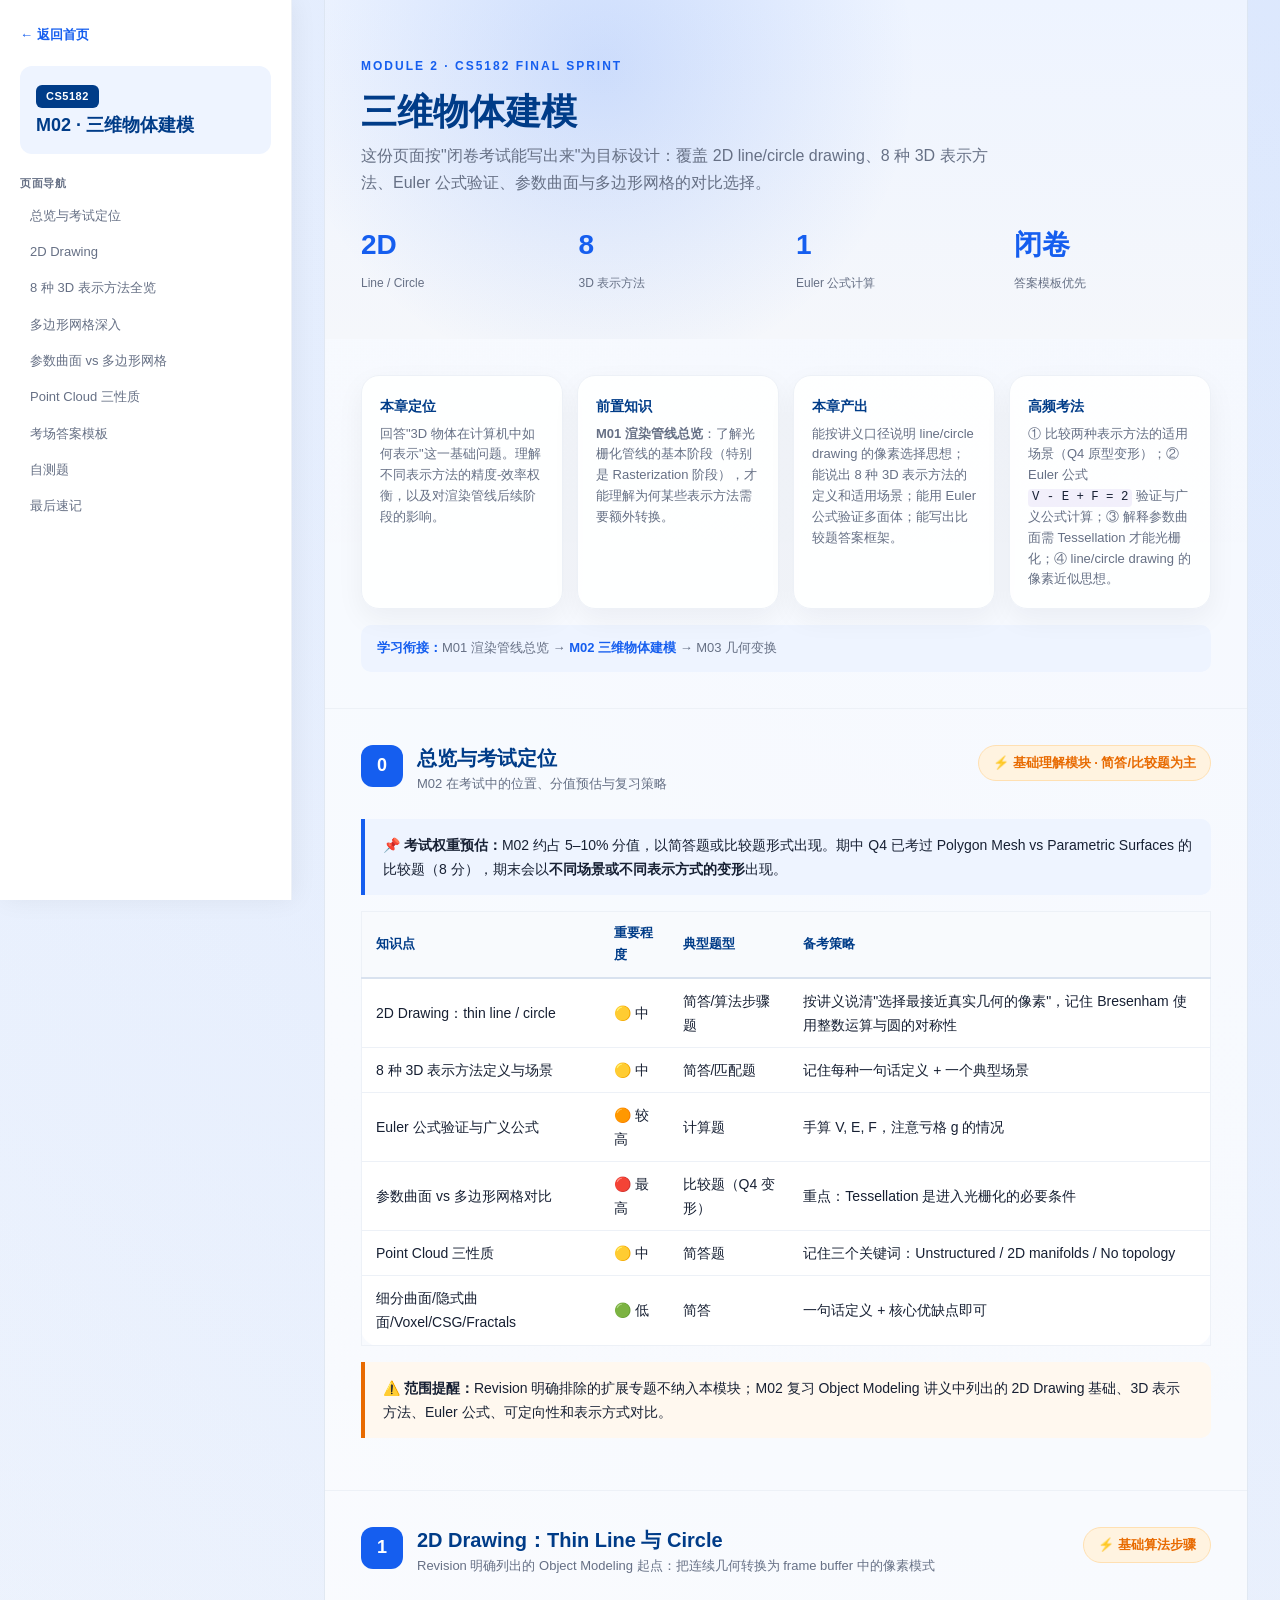
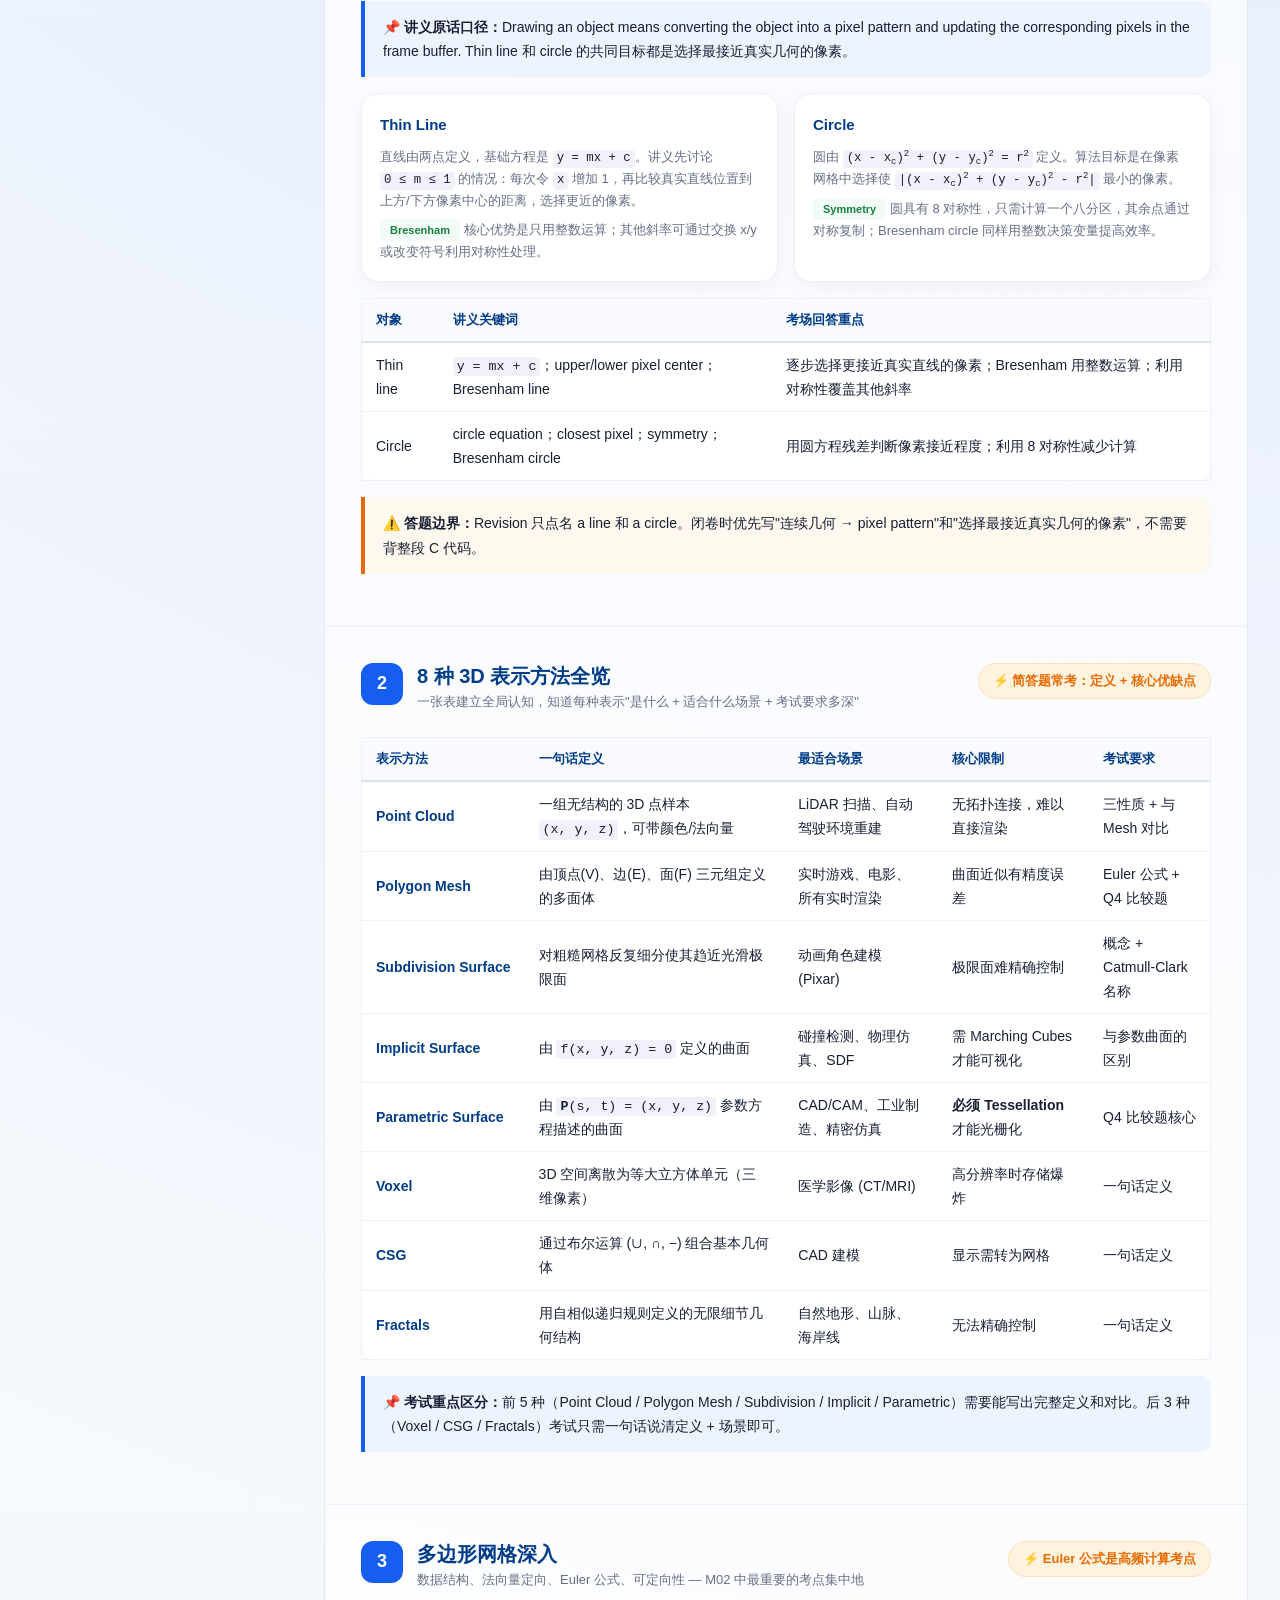
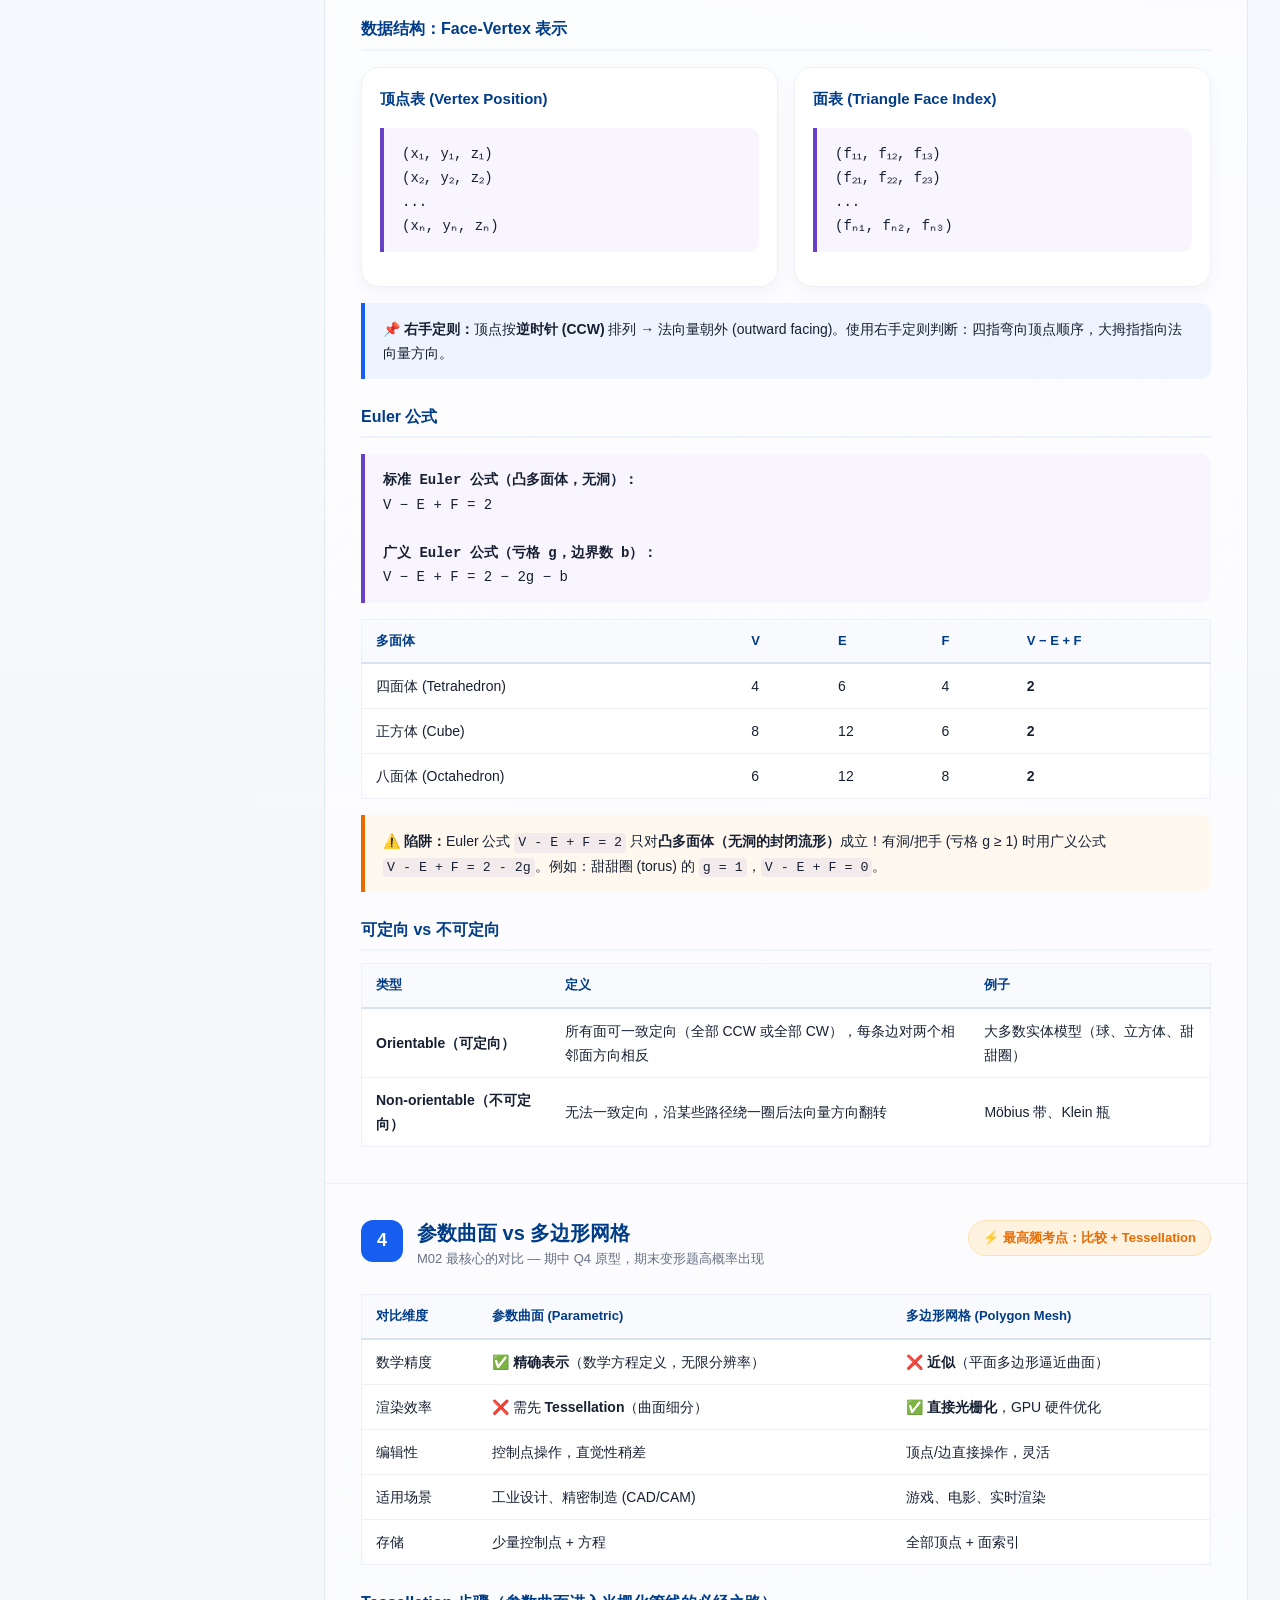
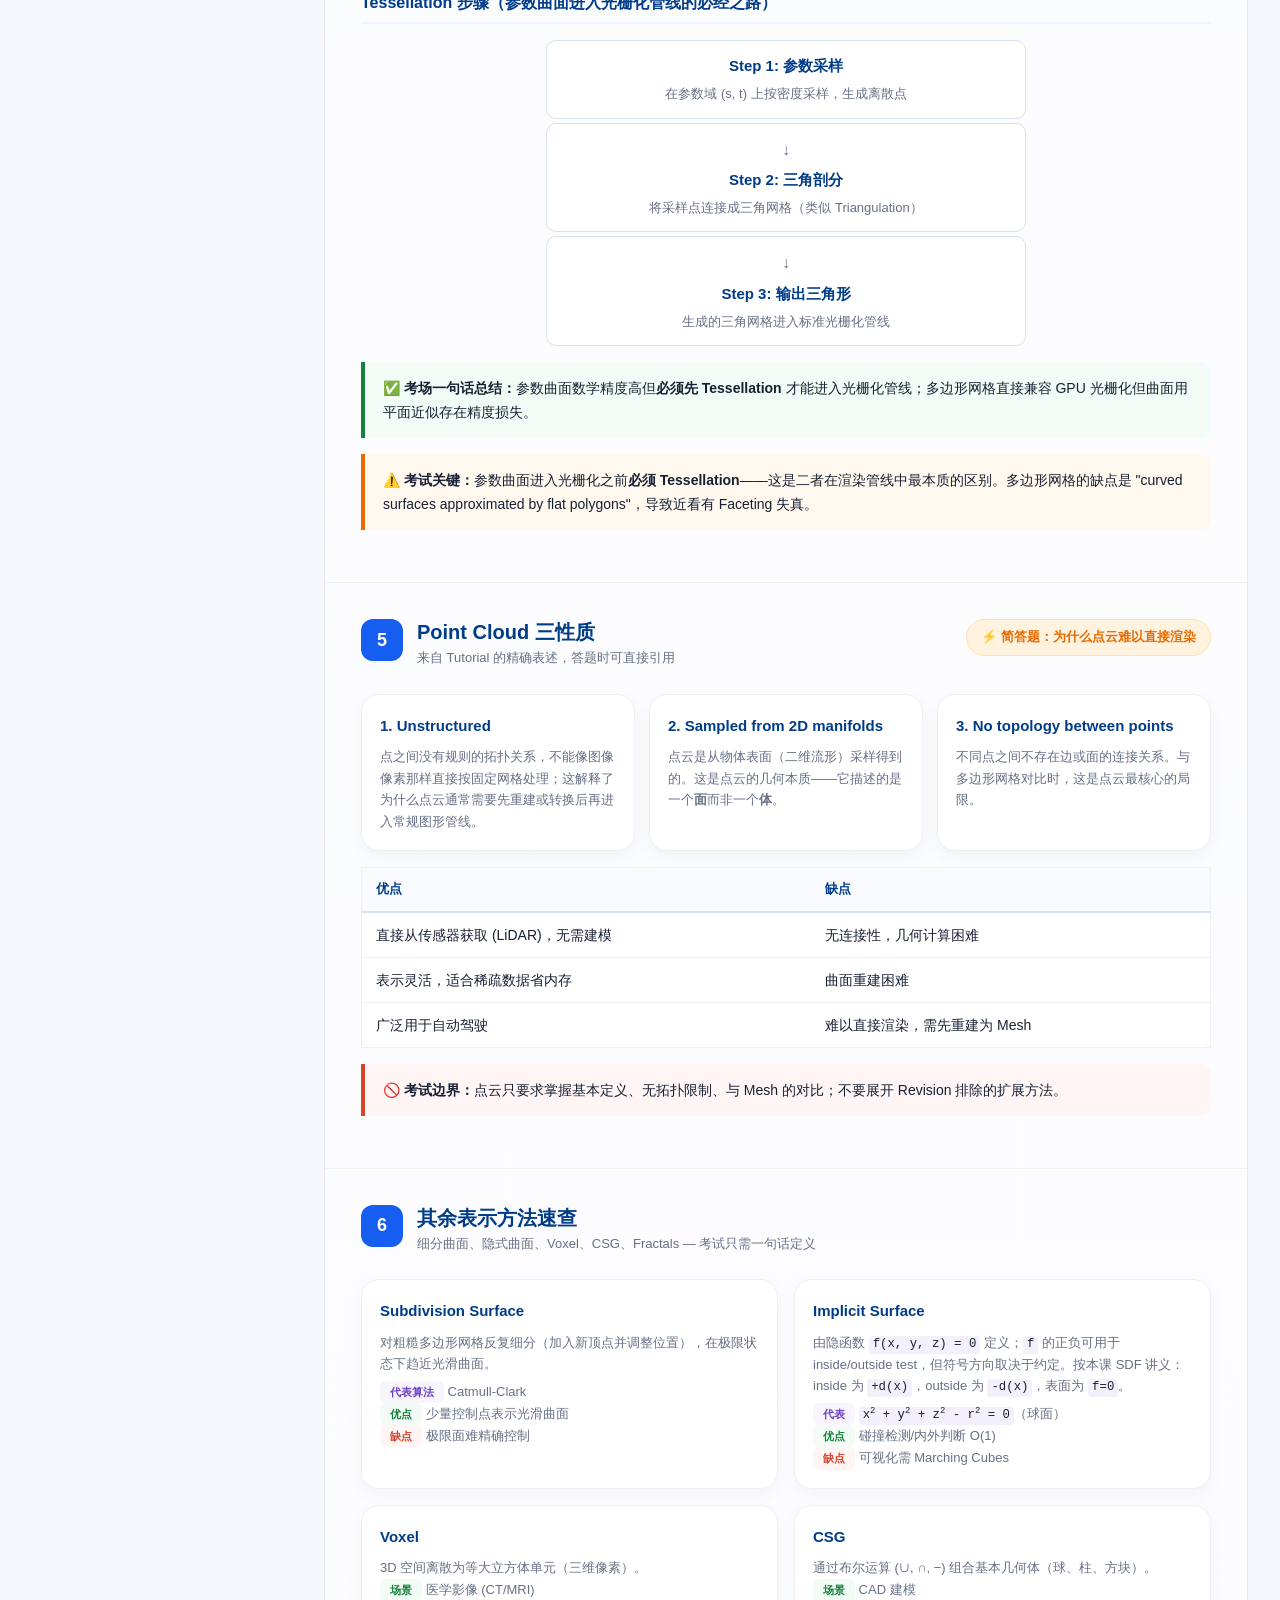
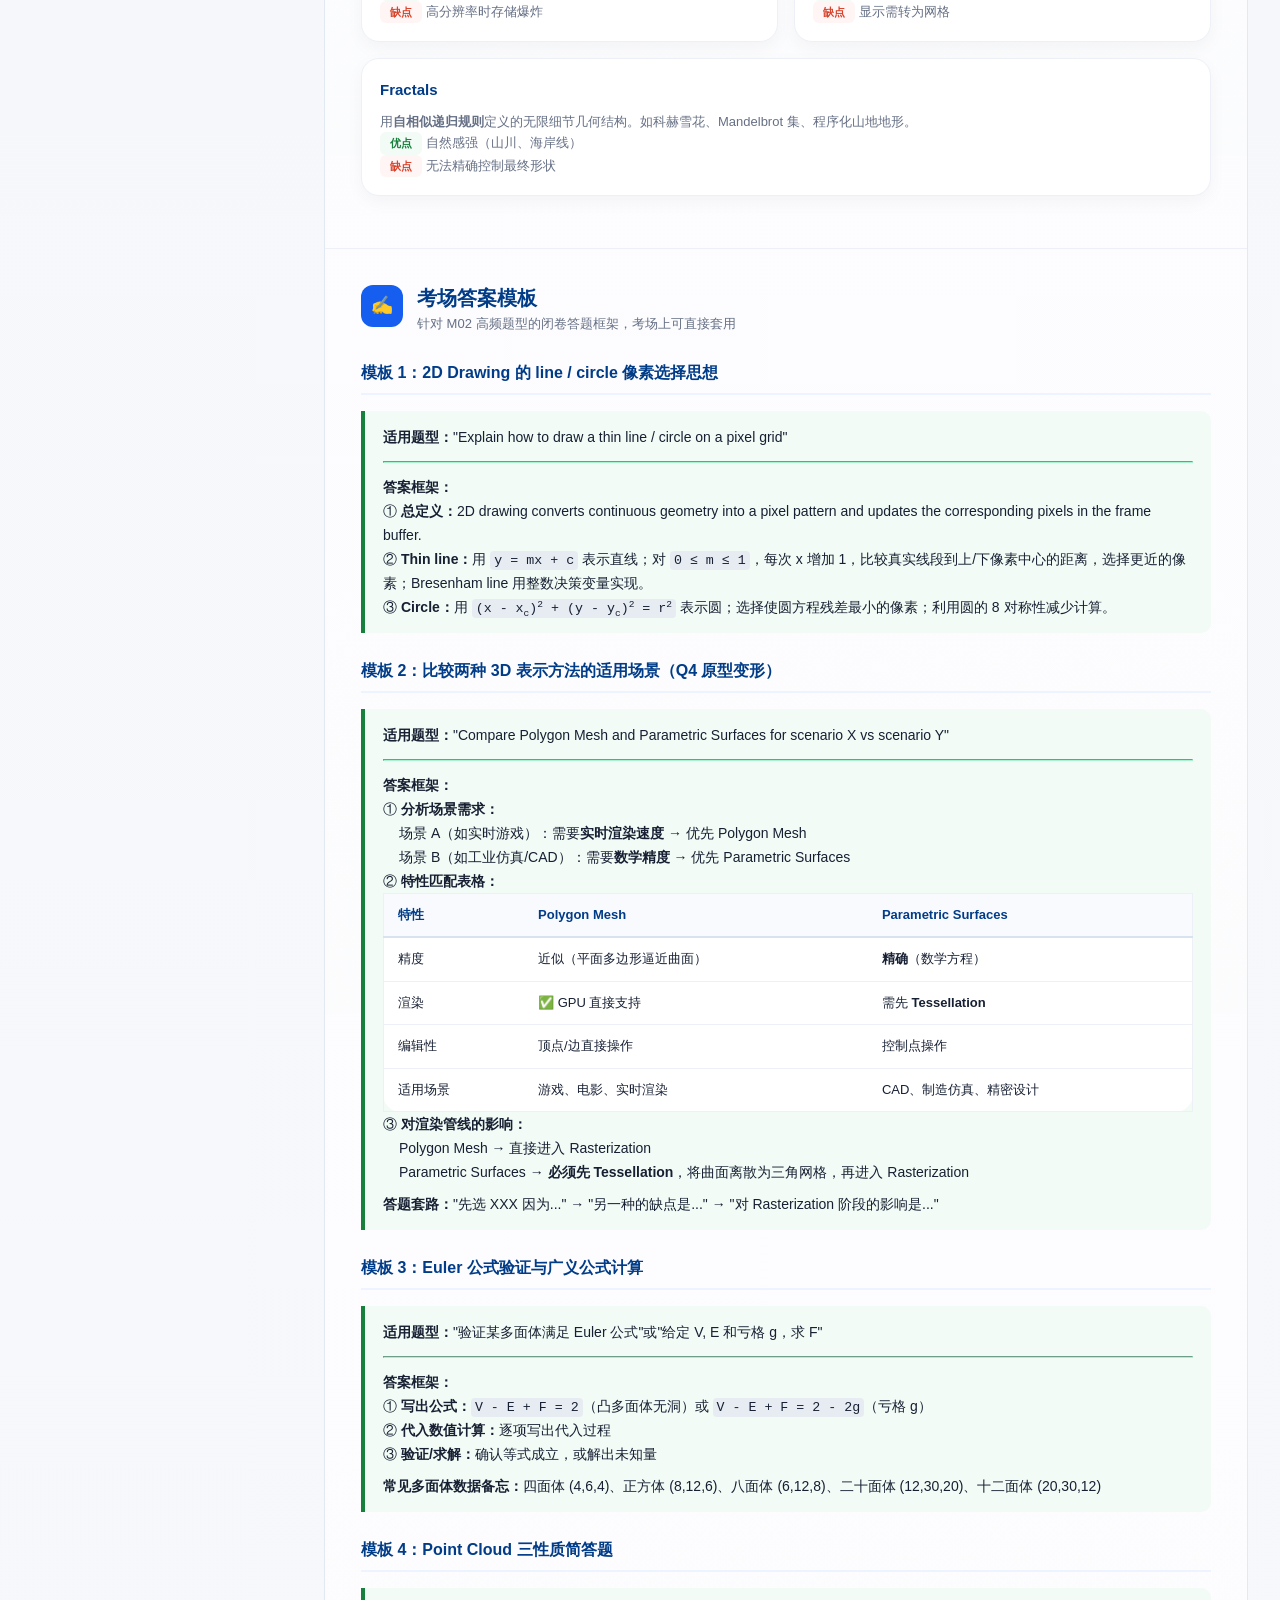
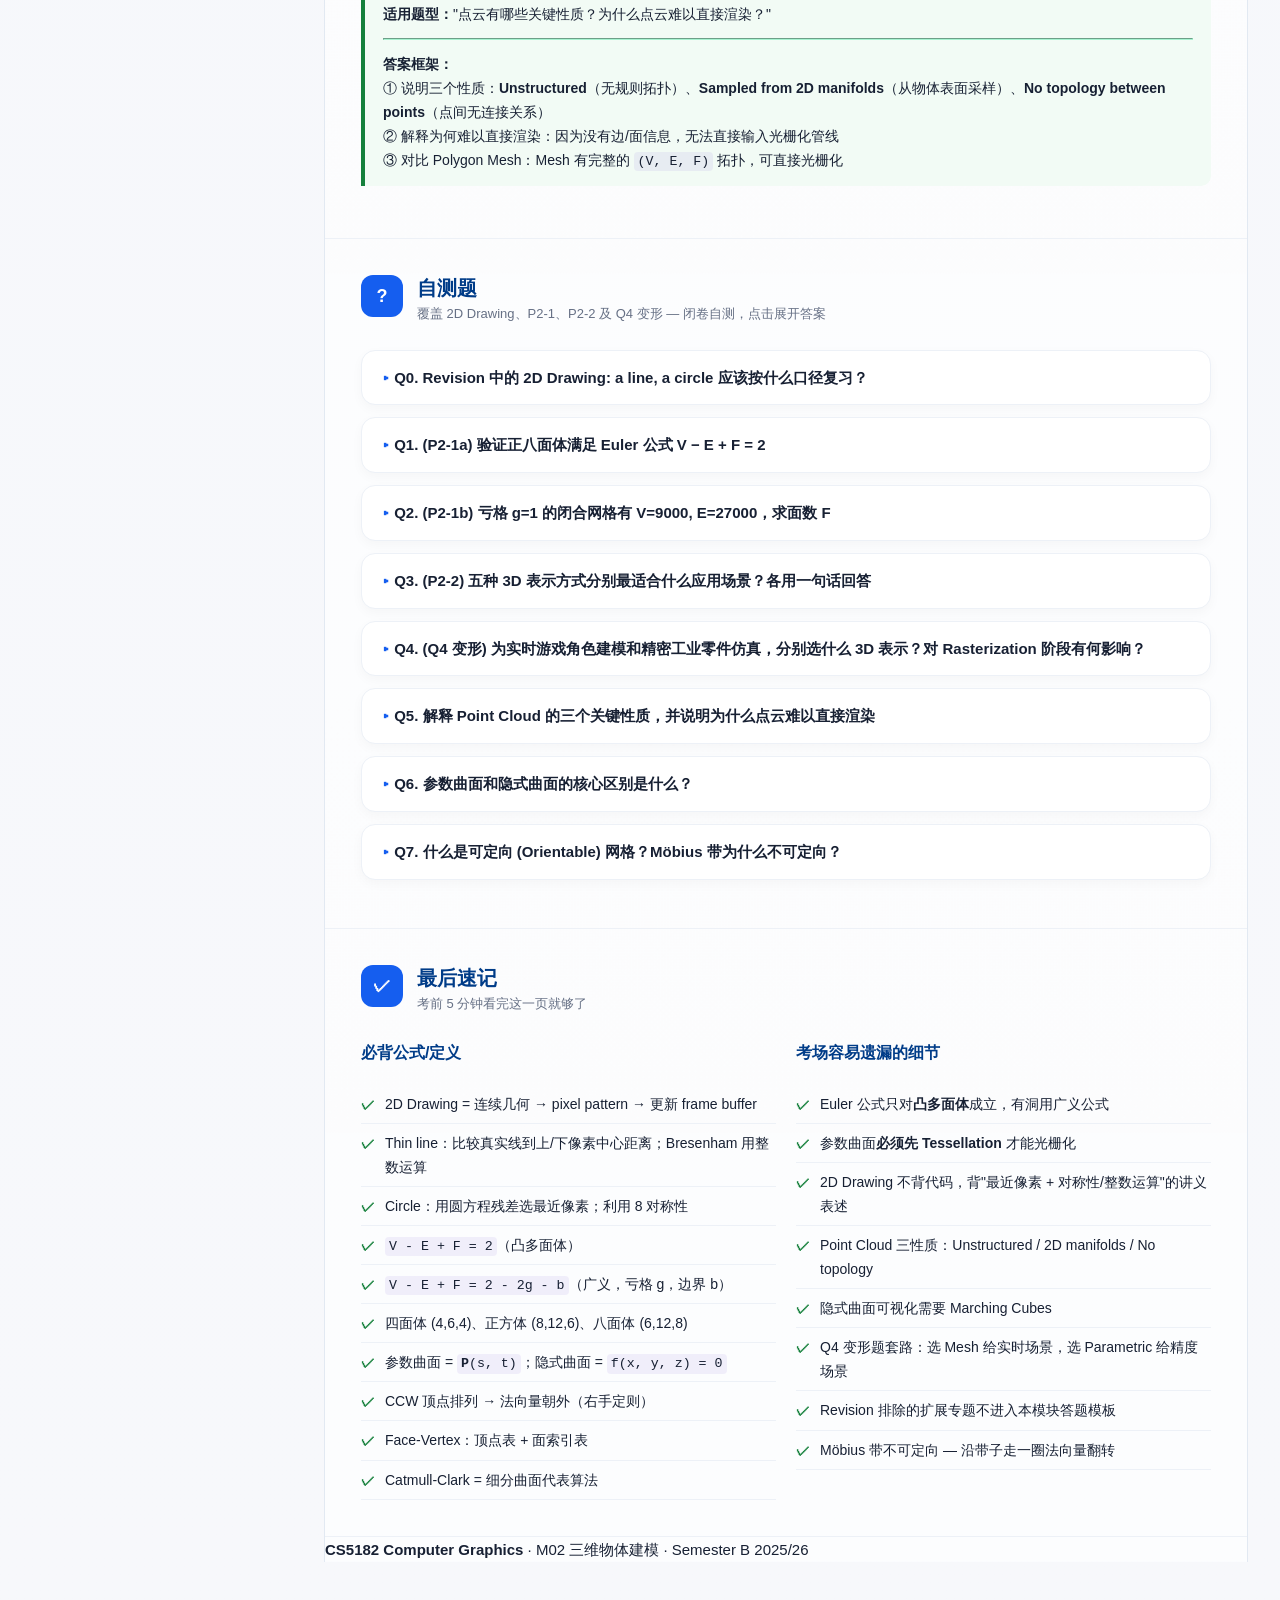
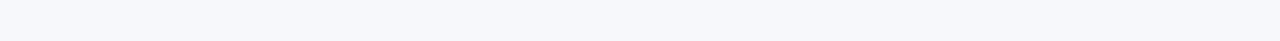
<file: CS5182_Module_2_Review.html>
<!DOCTYPE html>
<html lang="zh-CN">
<head>
<meta charset="UTF-8">
<meta name="viewport" content="width=device-width, initial-scale=1.0">
<title>CS5182 M02 · 三维物体建模</title>
<link rel="stylesheet" href="assets/review.css">
<style>
:root {
  --bg: #f5f7fb;
  --paper: #ffffff;
  --ink: #172033;
  --muted: #667085;
  --soft: #eef4ff;
  --blue: #155EEF;
  --blue2: #003C88;
  --red: #D7422A;
  --green: #16803C;
  --orange: #E86A00;
  --purple: #6941C6;
  --border: #d9e2ef;
  --border2: #edf1f7;
  --shadow: 0 16px 40px rgba(16,24,40,.08);
  --radius: 18px;
  --sidebar: 292px;
}

*, *::before, *::after { box-sizing: border-box; margin: 0; padding: 0; }

body {
  font-family: -apple-system, BlinkMacSystemFont, "SF Pro Text", "PingFang SC", "Noto Sans SC", "Microsoft YaHei", Arial, sans-serif;
  font-size: 15px; line-height: 1.72; color: var(--ink);
  background:
    radial-gradient(circle at top right, rgba(21,94,239,.12), transparent 34%),
    linear-gradient(180deg, #f8fbff 0%, #f5f7fb 45%, #f7f8fb 100%);
  min-height: 100vh;
}

/* ── grids ── */
.grid-2 { display: grid; grid-template-columns: repeat(2, 1fr); gap: 16px; margin: 16px 0; }
.grid-3 { display: grid; grid-template-columns: repeat(3, 1fr); gap: 14px; margin: 16px 0; }
.grid-4 { display: grid; grid-template-columns: repeat(4, 1fr); gap: 12px; margin: 16px 0; }
.card {
  background: var(--paper); border: 1px solid var(--border2);
  border-radius: var(--radius); padding: 18px;
  box-shadow: 0 6px 18px rgba(16,24,40,.04);
}
.card h3 { font-size: 15px; font-weight: 800; color: var(--blue2); margin-bottom: 8px; }
.card p { font-size: 13px; color: var(--muted); line-height: 1.65; }

/* ── tables ── */
table {
  width: 100%; border-collapse: collapse; font-size: 14px;
  margin: 16px 0; background: var(--paper);
  border: 1px solid var(--border2); border-radius: var(--radius);
}
thead { background: #f8fafd; }
th {
  padding: 10px 14px; text-align: left; font-weight: 700; color: var(--blue2);
  font-size: 13px; border-bottom: 2px solid var(--border);
}
td { padding: 10px 14px; border-bottom: 1px solid var(--border2); color: var(--ink); }
tbody tr:last-child td { border-bottom: none; }

/* ── details / quiz ── */
details {
  background: var(--paper); border: 1px solid var(--border2);
  border-radius: 14px; padding: 0; margin-bottom: 12px;
  box-shadow: 0 4px 12px rgba(16,24,40,.03);
}
details summary {
  padding: 14px 20px; font-weight: 700; font-size: 15px; color: var(--ink);
  cursor: pointer; list-style: none;
}
details summary::-webkit-details-marker { display: none; }
details summary::before { content: "▸ "; color: var(--blue); font-weight: 700; }
details[open] summary::before { content: "▾ "; }
.detail-body { padding: 0 20px 18px; font-size: 14px; color: var(--ink); }

/* ── mini-title ── */
.mini-title {
  font-size: 16px; font-weight: 800; color: var(--blue2);
  margin: 24px 0 12px; padding-bottom: 6px;
  border-bottom: 2px solid var(--soft);
}

/* ── pipeline ── */
.pipeline { display: flex; flex-direction: column; align-items: center; gap: 0; margin: 16px 0; }
.pipe {
  background: var(--paper); border: 1px solid var(--border);
  border-radius: 10px; padding: 12px 18px; text-align: center; width: 100%; max-width: 480px;
}
.pipe b { color: var(--blue2); }
.pipe span { display: block; font-size: 13px; color: var(--muted); margin-top: 4px; }
.pipeline .pipe + .pipe { margin-top: 4px; }
.pipeline .pipe + .pipe::before {
  content: "↓"; display: block; text-align: center; color: var(--muted);
  font-size: 16px; margin-bottom: 4px;
}

/* ── final recall ── */
.quick {
  display: grid; grid-template-columns: 1fr 1fr; gap: 20px; margin-top: 16px;
}
.quick .mini-title { border-bottom: none; margin-top: 0; }
.checklist { list-style: none; padding: 0; }
.checklist li {
  padding: 7px 0 7px 24px; position: relative; font-size: 14px; color: var(--ink);
  border-bottom: 1px solid var(--border2);
}
.checklist li::before { content: "✓"; position: absolute; left: 0; color: var(--green); font-weight: 700; }

/* ── representations table ── */
.rep-table td:first-child { font-weight: 700; white-space: nowrap; color: var(--blue2); }

/* responsive overrides */
@media(max-width:980px){
  .grid-2,.grid-3,.quick{grid-template-columns:1fr}
}</style>
</head>
<body>

<div class="shell">

<!-- sidebar -->
<aside class="sidebar">
  <a class="back-link" href="index.html">← 返回首页</a>
  <div class="mod-id">
    <span class="badge-cs">CS5182</span>
    <h2>M02 · 三维物体建模</h2>
  </div>
  <nav class="nav-group">
    <span class="nav-label">页面导航</span>
    <a class="nav-link" href="#roadmap">总览与考试定位</a>
    <a class="nav-link" href="#2d-drawing">2D Drawing</a>
    <a class="nav-link" href="#3d-representations">8 种 3D 表示方法全览</a>
    <a class="nav-link" href="#polygon-mesh">多边形网格深入</a>
    <a class="nav-link" href="#parametric-vs-polygon">参数曲面 vs 多边形网格</a>
    <a class="nav-link" href="#point-cloud">Point Cloud 三性质</a>
    <a class="nav-link" href="#templates">考场答案模板</a>
    <a class="nav-link" href="#quiz">自测题</a>
    <a class="nav-link" href="#final-recall">最后速记</a>
  </nav>
</aside>

<!-- main content -->
<div class="main">
<div class="content">

<!-- hero -->
<header class="hero">
  <div class="kicker">MODULE 2 · CS5182 Final Sprint</div>
  <h2>三维物体建模</h2>
  <p class="hero-sub">这份页面按"闭卷考试能写出来"为目标设计：覆盖 2D line/circle drawing、8 种 3D 表示方法、Euler 公式验证、参数曲面与多边形网格的对比选择。</p>
  <div class="hero-grid">
    <div class="hero-stat"><b>2D</b><span>Line / Circle</span></div>
    <div class="hero-stat"><b>8</b><span>3D 表示方法</span></div>
    <div class="hero-stat"><b>1</b><span>Euler 公式计算</span></div>
    <div class="hero-stat"><b>闭卷</b><span>答案模板优先</span></div>
  </div>
</header>

<!-- module-entry -->
<section class="section module-entry">
  <div class="entry-grid">
    <article class="concept-card">
      <h3>本章定位</h3>
      <p>回答"3D 物体在计算机中如何表示"这一基础问题。理解不同表示方法的精度-效率权衡，以及对渲染管线后续阶段的影响。</p>
    </article>
    <article class="concept-card">
      <h3>前置知识</h3>
      <p><strong>M01 渲染管线总览</strong>：了解光栅化管线的基本阶段（特别是 Rasterization 阶段），才能理解为何某些表示方法需要额外转换。</p>
    </article>
    <article class="concept-card">
      <h3>本章产出</h3>
      <p>能按讲义口径说明 line/circle drawing 的像素选择思想；能说出 8 种 3D 表示方法的定义和适用场景；能用 Euler 公式验证多面体；能写出比较题答案框架。</p>
    </article>
    <article class="concept-card">
      <h3>高频考法</h3>
      <p>① 比较两种表示方法的适用场景（Q4 原型变形）；② Euler 公式 <span class="math-inline">V - E + F = 2</span> 验证与广义公式计算；③ 解释参数曲面需 Tessellation 才能光栅化；④ line/circle drawing 的像素近似思想。</p>
    </article>
  </div>
  <div class="bridge-note">
    <strong>学习衔接：</strong>M01 渲染管线总览 → <strong>M02 三维物体建模</strong> → M03 几何变换
  </div>
</section>

<!-- ════════════ Section 0: Roadmap ════════════ -->
<section class="section" id="roadmap">
  <div class="section-head">
    <div class="section-title">
      <div class="badge-num">0</div>
      <div>
        <h2>总览与考试定位</h2>
        <p class="lead">M02 在考试中的位置、分值预估与复习策略</p>
      </div>
    </div>
    <span class="exam-chip">⚡ 基础理解模块 · 简答/比较题为主</span>
  </div>

  <div class="note">
    <strong>📌 考试权重预估：</strong>M02 约占 5–10% 分值，以简答题或比较题形式出现。期中 Q4 已考过 Polygon Mesh vs Parametric Surfaces 的比较题（8 分），期末会以<strong>不同场景或不同表示方式的变形</strong>出现。
  </div>

  <table>
    <thead>
      <tr><th>知识点</th><th>重要程度</th><th>典型题型</th><th>备考策略</th></tr>
    </thead>
    <tbody>
      <tr><td>2D Drawing：thin line / circle</td><td>🟡 中</td><td>简答/算法步骤题</td><td>按讲义说清"选择最接近真实几何的像素"，记住 Bresenham 使用整数运算与圆的对称性</td></tr>
      <tr><td>8 种 3D 表示方法定义与场景</td><td>🟡 中</td><td>简答/匹配题</td><td>记住每种一句话定义 + 一个典型场景</td></tr>
      <tr><td>Euler 公式验证与广义公式</td><td>🟠 较高</td><td>计算题</td><td>手算 V, E, F，注意亏格 g 的情况</td></tr>
      <tr><td>参数曲面 vs 多边形网格对比</td><td>🔴 最高</td><td>比较题（Q4 变形）</td><td>重点：Tessellation 是进入光栅化的必要条件</td></tr>
      <tr><td>Point Cloud 三性质</td><td>🟡 中</td><td>简答题</td><td>记住三个关键词：Unstructured / 2D manifolds / No topology</td></tr>
      <tr><td>细分曲面/隐式曲面/Voxel/CSG/Fractals</td><td>🟢 低</td><td>简答</td><td>一句话定义 + 核心优缺点即可</td></tr>
    </tbody>
  </table>

  <div class="warn">
    <strong>⚠️ 范围提醒：</strong>Revision 明确排除的扩展专题不纳入本模块；M02 复习 Object Modeling 讲义中列出的 2D Drawing 基础、3D 表示方法、Euler 公式、可定向性和表示方式对比。
  </div>
</section>

<!-- ════════════ Section 1: 2D Drawing ════════════ -->
<section class="section" id="2d-drawing">
  <div class="section-head">
    <div class="section-title">
      <div class="badge-num">1</div>
      <div>
        <h2>2D Drawing：Thin Line 与 Circle</h2>
        <p class="lead">Revision 明确列出的 Object Modeling 起点：把连续几何转换为 frame buffer 中的像素模式</p>
      </div>
    </div>
    <span class="exam-chip">⚡ 基础算法步骤</span>
  </div>

  <div class="note">
    <strong>📌 讲义原话口径：</strong>Drawing an object means converting the object into a pixel pattern and updating the corresponding pixels in the frame buffer. Thin line 和 circle 的共同目标都是选择最接近真实几何的像素。
  </div>

  <div class="grid-2">
    <div class="card">
      <h3>Thin Line</h3>
      <p>直线由两点定义，基础方程是 <span class="math-inline">y = mx + c</span>。讲义先讨论 <span class="math-inline">0 &le; m &le; 1</span> 的情况：每次令 <span class="math-inline">x</span> 增加 1，再比较真实直线位置到上方/下方像素中心的距离，选择更近的像素。</p>
      <p style="margin-top:8px;"><span class="label green">Bresenham</span> 核心优势是只用整数运算；其他斜率可通过交换 x/y 或改变符号利用对称性处理。</p>
    </div>
    <div class="card">
      <h3>Circle</h3>
      <p>圆由 <span class="math-inline">(x - x<sub>c</sub>)<sup>2</sup> + (y - y<sub>c</sub>)<sup>2</sup> = r<sup>2</sup></span> 定义。算法目标是在像素网格中选择使 <span class="math-inline">|(x - x<sub>c</sub>)<sup>2</sup> + (y - y<sub>c</sub>)<sup>2</sup> - r<sup>2</sup>|</span> 最小的像素。</p>
      <p style="margin-top:8px;"><span class="label green">Symmetry</span> 圆具有 8 对称性，只需计算一个八分区，其余点通过对称复制；Bresenham circle 同样用整数决策变量提高效率。</p>
    </div>
  </div>

  <table>
    <thead><tr><th>对象</th><th>讲义关键词</th><th>考场回答重点</th></tr></thead>
    <tbody>
      <tr><td>Thin line</td><td><span class="math-inline">y = mx + c</span>；upper/lower pixel center；Bresenham line</td><td>逐步选择更接近真实直线的像素；Bresenham 用整数运算；利用对称性覆盖其他斜率</td></tr>
      <tr><td>Circle</td><td>circle equation；closest pixel；symmetry；Bresenham circle</td><td>用圆方程残差判断像素接近程度；利用 8 对称性减少计算</td></tr>
    </tbody>
  </table>

  <div class="warn">
    <strong>⚠️ 答题边界：</strong>Revision 只点名 a line 和 a circle。闭卷时优先写"连续几何 → pixel pattern"和"选择最接近真实几何的像素"，不需要背整段 C 代码。
  </div>
</section>

<!-- ════════════ Section 1: 8 种 3D 表示方法全览 ════════════ -->
<section class="section" id="3d-representations">
  <div class="section-head">
    <div class="section-title">
      <div class="badge-num">2</div>
      <div>
        <h2>8 种 3D 表示方法全览</h2>
        <p class="lead">一张表建立全局认知，知道每种表示"是什么 + 适合什么场景 + 考试要求多深"</p>
      </div>
    </div>
    <span class="exam-chip">⚡ 简答题常考：定义 + 核心优缺点</span>
  </div>

  <table class="rep-table">
    <thead>
      <tr><th>表示方法</th><th>一句话定义</th><th>最适合场景</th><th>核心限制</th><th>考试要求</th></tr>
    </thead>
    <tbody>
      <tr>
        <td>Point Cloud</td>
        <td>一组无结构的 3D 点样本 <span class="math-inline">(x, y, z)</span>，可带颜色/法向量</td>
        <td>LiDAR 扫描、自动驾驶环境重建</td>
        <td>无拓扑连接，难以直接渲染</td>
        <td>三性质 + 与 Mesh 对比</td>
      </tr>
      <tr>
        <td>Polygon Mesh</td>
        <td>由顶点(V)、边(E)、面(F) 三元组定义的多面体</td>
        <td>实时游戏、电影、所有实时渲染</td>
        <td>曲面近似有精度误差</td>
        <td>Euler 公式 + Q4 比较题</td>
      </tr>
      <tr>
        <td>Subdivision Surface</td>
        <td>对粗糙网格反复细分使其趋近光滑极限面</td>
        <td>动画角色建模 (Pixar)</td>
        <td>极限面难精确控制</td>
        <td>概念 + Catmull-Clark 名称</td>
      </tr>
      <tr>
        <td>Implicit Surface</td>
        <td>由 <span class="math-inline">f(x, y, z) = 0</span> 定义的曲面</td>
        <td>碰撞检测、物理仿真、SDF</td>
        <td>需 Marching Cubes 才能可视化</td>
        <td>与参数曲面的区别</td>
      </tr>
      <tr>
        <td>Parametric Surface</td>
        <td>由 <span class="math-inline"><span class="math-vector">P</span>(s, t) = (x, y, z)</span> 参数方程描述的曲面</td>
        <td>CAD/CAM、工业制造、精密仿真</td>
        <td><strong>必须 Tessellation</strong> 才能光栅化</td>
        <td>Q4 比较题核心</td>
      </tr>
      <tr>
        <td>Voxel</td>
        <td>3D 空间离散为等大立方体单元（三维像素）</td>
        <td>医学影像 (CT/MRI)</td>
        <td>高分辨率时存储爆炸</td>
        <td>一句话定义</td>
      </tr>
      <tr>
        <td>CSG</td>
        <td>通过布尔运算 (∪, ∩, −) 组合基本几何体</td>
        <td>CAD 建模</td>
        <td>显示需转为网格</td>
        <td>一句话定义</td>
      </tr>
      <tr>
        <td>Fractals</td>
        <td>用自相似递归规则定义的无限细节几何结构</td>
        <td>自然地形、山脉、海岸线</td>
        <td>无法精确控制</td>
        <td>一句话定义</td>
      </tr>
    </tbody>
  </table>

  <div class="note">
    <strong>📌 考试重点区分：</strong>前 5 种（Point Cloud / Polygon Mesh / Subdivision / Implicit / Parametric）需要能写出完整定义和对比。后 3 种（Voxel / CSG / Fractals）考试只需一句话说清定义 + 场景即可。
  </div>
</section>

<!-- ════════════ Section 2: 多边形网格深入 ════════════ -->
<section class="section" id="polygon-mesh">
  <div class="section-head">
    <div class="section-title">
      <div class="badge-num">3</div>
      <div>
        <h2>多边形网格深入</h2>
        <p class="lead">数据结构、法向量定向、Euler 公式、可定向性 — M02 中最重要的考点集中地</p>
      </div>
    </div>
    <span class="exam-chip">⚡ Euler 公式是高频计算考点</span>
  </div>

  <h3 class="mini-title">数据结构：Face-Vertex 表示</h3>
  <div class="grid-2">
    <div class="card">
      <h3>顶点表 (Vertex Position)</h3>
      <div class="formula">
        (x₁, y₁, z₁)<br>
        (x₂, y₂, z₂)<br>
        ...<br>
        (xₙ, yₙ, zₙ)
      </div>
    </div>
    <div class="card">
      <h3>面表 (Triangle Face Index)</h3>
      <div class="formula">
        (f₁₁, f₁₂, f₁₃)<br>
        (f₂₁, f₂₂, f₂₃)<br>
        ...<br>
        (fₙ₁, fₙ₂, fₙ₃)
      </div>
    </div>
  </div>

  <div class="note">
    <strong>📌 右手定则：</strong>顶点按<strong>逆时针 (CCW)</strong> 排列 → 法向量朝外 (outward facing)。使用右手定则判断：四指弯向顶点顺序，大拇指指向法向量方向。
  </div>

  <h3 class="mini-title">Euler 公式</h3>

  <div class="formula">
    <strong>标准 Euler 公式（凸多面体，无洞）：</strong><br>
    V − E + F = 2<br><br>
    <strong>广义 Euler 公式（亏格 g，边界数 b）：</strong><br>
    V − E + F = 2 − 2g − b
  </div>

  <table>
    <thead>
      <tr><th>多面体</th><th>V</th><th>E</th><th>F</th><th>V − E + F</th></tr>
    </thead>
    <tbody>
      <tr><td>四面体 (Tetrahedron)</td><td>4</td><td>6</td><td>4</td><td><strong>2</strong></td></tr>
      <tr><td>正方体 (Cube)</td><td>8</td><td>12</td><td>6</td><td><strong>2</strong></td></tr>
      <tr><td>八面体 (Octahedron)</td><td>6</td><td>12</td><td>8</td><td><strong>2</strong></td></tr>
    </tbody>
  </table>

  <div class="warn">
    <strong>⚠️ 陷阱：</strong>Euler 公式 <span class="math-inline">V - E + F = 2</span> 只对<strong>凸多面体（无洞的封闭流形）</strong>成立！有洞/把手 (亏格 g ≥ 1) 时用广义公式 <span class="math-inline">V - E + F = 2 - 2g</span>。例如：甜甜圈 (torus) 的 <span class="math-inline">g = 1</span>，<span class="math-inline">V - E + F = 0</span>。
  </div>

  <h3 class="mini-title">可定向 vs 不可定向</h3>

  <table>
    <thead>
      <tr><th>类型</th><th>定义</th><th>例子</th></tr>
    </thead>
    <tbody>
      <tr>
        <td><strong>Orientable（可定向）</strong></td>
        <td>所有面可一致定向（全部 CCW 或全部 CW），每条边对两个相邻面方向相反</td>
        <td>大多数实体模型（球、立方体、甜甜圈）</td>
      </tr>
      <tr>
        <td><strong>Non-orientable（不可定向）</strong></td>
        <td>无法一致定向，沿某些路径绕一圈后法向量方向翻转</td>
        <td>Möbius 带、Klein 瓶</td>
      </tr>
    </tbody>
  </table>
</section>

<!-- ════════════ Section 3: 参数曲面 vs 多边形网格 ════════════ -->
<section class="section" id="parametric-vs-polygon">
  <div class="section-head">
    <div class="section-title">
      <div class="badge-num">4</div>
      <div>
        <h2>参数曲面 vs 多边形网格</h2>
        <p class="lead">M02 最核心的对比 — 期中 Q4 原型，期末变形题高概率出现</p>
      </div>
    </div>
    <span class="exam-chip">⚡ 最高频考点：比较 + Tessellation</span>
  </div>

  <table>
    <thead>
      <tr><th>对比维度</th><th>参数曲面 (Parametric)</th><th>多边形网格 (Polygon Mesh)</th></tr>
    </thead>
    <tbody>
      <tr><td>数学精度</td><td>✅ <strong>精确表示</strong>（数学方程定义，无限分辨率）</td><td>❌ <strong>近似</strong>（平面多边形逼近曲面）</td></tr>
      <tr><td>渲染效率</td><td>❌ 需先 <strong>Tessellation</strong>（曲面细分）</td><td>✅ <strong>直接光栅化</strong>，GPU 硬件优化</td></tr>
      <tr><td>编辑性</td><td>控制点操作，直觉性稍差</td><td>顶点/边直接操作，灵活</td></tr>
      <tr><td>适用场景</td><td>工业设计、精密制造 (CAD/CAM)</td><td>游戏、电影、实时渲染</td></tr>
      <tr><td>存储</td><td>少量控制点 + 方程</td><td>全部顶点 + 面索引</td></tr>
    </tbody>
  </table>

  <h3 class="mini-title">Tessellation 步骤（参数曲面进入光栅化管线的必经之路）</h3>

  <div class="pipeline">
    <div class="pipe">
      <b>Step 1: 参数采样</b>
      <span>在参数域 (s, t) 上按密度采样，生成离散点</span>
    </div>
    <div class="pipe">
      <b>Step 2: 三角剖分</b>
      <span>将采样点连接成三角网格（类似 Triangulation）</span>
    </div>
    <div class="pipe">
      <b>Step 3: 输出三角形</b>
      <span>生成的三角网格进入标准光栅化管线</span>
    </div>
  </div>

  <div class="answer-box">
    <strong>✅ 考场一句话总结：</strong>参数曲面数学精度高但<strong>必须先 Tessellation</strong> 才能进入光栅化管线；多边形网格直接兼容 GPU 光栅化但曲面用平面近似存在精度损失。
  </div>

  <div class="warn">
    <strong>⚠️ 考试关键：</strong>参数曲面进入光栅化之前<strong>必须 Tessellation</strong>——这是二者在渲染管线中最本质的区别。多边形网格的缺点是 "curved surfaces approximated by flat polygons"，导致近看有 Faceting 失真。
  </div>
</section>

<!-- ════════════ Section 4: Point Cloud 三性质 ════════════ -->
<section class="section" id="point-cloud">
  <div class="section-head">
    <div class="section-title">
      <div class="badge-num">5</div>
      <div>
        <h2>Point Cloud 三性质</h2>
        <p class="lead">来自 Tutorial 的精确表述，答题时可直接引用</p>
      </div>
    </div>
    <span class="exam-chip">⚡ 简答题：为什么点云难以直接渲染</span>
  </div>

  <div class="grid-3">
    <div class="card">
      <h3>1. Unstructured</h3>
      <p>点之间没有规则的拓扑关系，不能像图像像素那样直接按固定网格处理；这解释了为什么点云通常需要先重建或转换后再进入常规图形管线。</p>
    </div>
    <div class="card">
      <h3>2. Sampled from 2D manifolds</h3>
      <p>点云是从物体表面（二维流形）采样得到的。这是点云的几何本质——它描述的是一个<strong>面</strong>而非一个<strong>体</strong>。</p>
    </div>
    <div class="card">
      <h3>3. No topology between points</h3>
      <p>不同点之间不存在边或面的连接关系。与多边形网格对比时，这是点云最核心的局限。</p>
    </div>
  </div>

  <table>
    <thead>
      <tr><th>优点</th><th>缺点</th></tr>
    </thead>
    <tbody>
      <tr>
        <td>直接从传感器获取 (LiDAR)，无需建模</td>
        <td>无连接性，几何计算困难</td>
      </tr>
      <tr>
        <td>表示灵活，适合稀疏数据省内存</td>
        <td>曲面重建困难</td>
      </tr>
      <tr>
        <td>广泛用于自动驾驶</td>
        <td>难以直接渲染，需先重建为 Mesh</td>
      </tr>
    </tbody>
  </table>

  <div class="exam">
    <strong>🚫 考试边界：</strong>点云只要求掌握基本定义、无拓扑限制、与 Mesh 的对比；不要展开 Revision 排除的扩展方法。
  </div>
</section>

<!-- ════════════ Section 5: 其余表示方法速查 ════════════ -->
<section class="section" id="other-reps">
  <div class="section-head">
    <div class="section-title">
      <div class="badge-num">6</div>
      <div>
        <h2>其余表示方法速查</h2>
        <p class="lead">细分曲面、隐式曲面、Voxel、CSG、Fractals — 考试只需一句话定义</p>
      </div>
    </div>
  </div>

  <div class="grid-2">
    <div class="card">
      <h3>Subdivision Surface</h3>
      <p>对粗糙多边形网格反复细分（加入新顶点并调整位置），在极限状态下趋近光滑曲面。</p>
      <p style="margin-top:6px;"><span class="label purple">代表算法</span> Catmull-Clark</p>
      <p><span class="label green">优点</span> 少量控制点表示光滑曲面</p>
      <p><span class="label red">缺点</span> 极限面难精确控制</p>
    </div>
    <div class="card">
      <h3>Implicit Surface</h3>
      <p>由隐函数 <span class="math-inline">f(x, y, z) = 0</span> 定义；<span class="math-inline">f</span> 的正负可用于 inside/outside test，但符号方向取决于约定。按本课 SDF 讲义：inside 为 <span class="math-inline">+d(x)</span>，outside 为 <span class="math-inline">-d(x)</span>，表面为 <span class="math-inline">f=0</span>。</p>
      <p style="margin-top:6px;"><span class="label purple">代表</span> <span class="math-inline">x<sup>2</sup> + y<sup>2</sup> + z<sup>2</sup> - r<sup>2</sup> = 0</span>（球面）</p>
      <p><span class="label green">优点</span> 碰撞检测/内外判断 O(1)</p>
      <p><span class="label red">缺点</span> 可视化需 Marching Cubes</p>
    </div>
    <div class="card">
      <h3>Voxel</h3>
      <p>3D 空间离散为等大立方体单元（三维像素）。</p>
      <p><span class="label green">场景</span> 医学影像 (CT/MRI)</p>
      <p><span class="label red">缺点</span> 高分辨率时存储爆炸</p>
    </div>
    <div class="card">
      <h3>CSG</h3>
      <p>通过布尔运算 (∪, ∩, −) 组合基本几何体（球、柱、方块）。</p>
      <p><span class="label green">场景</span> CAD 建模</p>
      <p><span class="label red">缺点</span> 显示需转为网格</p>
    </div>
    <div class="card" style="grid-column: 1 / -1;">
      <h3>Fractals</h3>
      <p>用<strong>自相似递归规则</strong>定义的无限细节几何结构。如科赫雪花、Mandelbrot 集、程序化山地地形。</p>
      <p><span class="label green">优点</span> 自然感强（山川、海岸线）</p>
      <p><span class="label red">缺点</span> 无法精确控制最终形状</p>
    </div>
  </div>
</section>

<!-- ════════════ Section 7: 考场答案模板 ════════════ -->
<section class="section" id="templates">
  <div class="section-head">
    <div class="section-title">
      <div class="badge-num" >✍</div>
      <div>
        <h2>考场答案模板</h2>
        <p class="lead">针对 M02 高频题型的闭卷答题框架，考场上可直接套用</p>
      </div>
    </div>
  </div>

  <div class="mini-title">模板 1：2D Drawing 的 line / circle 像素选择思想</div>
  <div class="answer-box">
    <p><strong>适用题型：</strong>"Explain how to draw a thin line / circle on a pixel grid"</p>
    <hr style="border-color:#a7f3d0; margin:12px 0;">
    <p><strong>答案框架：</strong></p>
    <p>① <strong>总定义：</strong>2D drawing converts continuous geometry into a pixel pattern and updates the corresponding pixels in the frame buffer.</p>
    <p>② <strong>Thin line：</strong>用 <span class="math-inline">y = mx + c</span> 表示直线；对 <span class="math-inline">0 &le; m &le; 1</span>，每次 x 增加 1，比较真实线段到上/下像素中心的距离，选择更近的像素；Bresenham line 用整数决策变量实现。</p>
    <p>③ <strong>Circle：</strong>用 <span class="math-inline">(x - x<sub>c</sub>)<sup>2</sup> + (y - y<sub>c</sub>)<sup>2</sup> = r<sup>2</sup></span> 表示圆；选择使圆方程残差最小的像素；利用圆的 8 对称性减少计算。</p>
  </div>

  <div class="mini-title">模板 2：比较两种 3D 表示方法的适用场景（Q4 原型变形）</div>
  <div class="answer-box">
    <p><strong>适用题型：</strong>"Compare Polygon Mesh and Parametric Surfaces for scenario X vs scenario Y"</p>
    <hr style="border-color:#a7f3d0; margin:12px 0;">
    <p><strong>答案框架：</strong></p>
    <p>① <strong>分析场景需求：</strong></p>
    <p style="padding-left:16px;">场景 A（如实时游戏）：需要<strong>实时渲染速度</strong> → 优先 Polygon Mesh</p>
    <p style="padding-left:16px;">场景 B（如工业仿真/CAD）：需要<strong>数学精度</strong> → 优先 Parametric Surfaces</p>
    <p>② <strong>特性匹配表格：</strong></p>
    <table style="font-size:13px;">
      <thead><tr><th>特性</th><th>Polygon Mesh</th><th>Parametric Surfaces</th></tr></thead>
      <tbody>
        <tr><td>精度</td><td>近似（平面多边形逼近曲面）</td><td><strong>精确</strong>（数学方程）</td></tr>
        <tr><td>渲染</td><td>✅ GPU 直接支持</td><td>需先 <strong>Tessellation</strong></td></tr>
        <tr><td>编辑性</td><td>顶点/边直接操作</td><td>控制点操作</td></tr>
        <tr><td>适用场景</td><td>游戏、电影、实时渲染</td><td>CAD、制造仿真、精密设计</td></tr>
      </tbody>
    </table>
    <p>③ <strong>对渲染管线的影响：</strong></p>
    <p style="padding-left:16px;">Polygon Mesh → 直接进入 Rasterization</p>
    <p style="padding-left:16px;">Parametric Surfaces → <strong>必须先 Tessellation</strong>，将曲面离散为三角网格，再进入 Rasterization</p>
    <p style="margin-top:8px;"><strong>答题套路：</strong>"先选 XXX 因为..." → "另一种的缺点是..." → "对 Rasterization 阶段的影响是..."</p>
  </div>

  <div class="mini-title">模板 3：Euler 公式验证与广义公式计算</div>
  <div class="answer-box">
    <p><strong>适用题型：</strong>"验证某多面体满足 Euler 公式"或"给定 V, E 和亏格 g，求 F"</p>
    <hr style="border-color:#a7f3d0; margin:12px 0;">
    <p><strong>答案框架：</strong></p>
    <p>① <strong>写出公式：</strong><span class="math-inline">V - E + F = 2</span>（凸多面体无洞）或 <span class="math-inline">V - E + F = 2 - 2g</span>（亏格 g）</p>
    <p>② <strong>代入数值计算：</strong>逐项写出代入过程</p>
    <p>③ <strong>验证/求解：</strong>确认等式成立，或解出未知量</p>
    <p style="margin-top:8px;"><strong>常见多面体数据备忘：</strong>四面体 (4,6,4)、正方体 (8,12,6)、八面体 (6,12,8)、二十面体 (12,30,20)、十二面体 (20,30,12)</p>
  </div>

  <div class="mini-title">模板 4：Point Cloud 三性质简答题</div>
  <div class="answer-box">
    <p><strong>适用题型：</strong>"点云有哪些关键性质？为什么点云难以直接渲染？"</p>
    <hr style="border-color:#a7f3d0; margin:12px 0;">
    <p><strong>答案框架：</strong></p>
    <p>① 说明三个性质：<strong>Unstructured</strong>（无规则拓扑）、<strong>Sampled from 2D manifolds</strong>（从物体表面采样）、<strong>No topology between points</strong>（点间无连接关系）</p>
    <p>② 解释为何难以直接渲染：因为没有边/面信息，无法直接输入光栅化管线</p>
    <p>③ 对比 Polygon Mesh：Mesh 有完整的 <span class="math-inline">(V, E, F)</span> 拓扑，可直接光栅化</p>
  </div>
</section>

<!-- ════════════ Section 8: 自测题 ════════════ -->
<section class="section" id="quiz">
  <div class="section-head">
    <div class="section-title">
      <div class="badge-num" >?</div>
      <div>
        <h2>自测题</h2>
        <p class="lead">覆盖 2D Drawing、P2-1、P2-2 及 Q4 变形 — 闭卷自测，点击展开答案</p>
      </div>
    </div>
  </div>

  <details>
    <summary>Q0. Revision 中的 2D Drawing: a line, a circle 应该按什么口径复习？</summary>
    <div class="detail-body">
      <p><strong>总口径：</strong>Drawing an object = converting the object into a pixel pattern and updating the corresponding pixels in the frame buffer.</p>
      <p><strong>Thin line：</strong>用 <span class="math-inline">y = mx + c</span> 表示线段；在 <span class="math-inline">0 &le; m &le; 1</span> 时逐步增加 x，比较真实直线到上/下像素中心的距离，选择更近像素。Bresenham line 的要点是用整数运算高效完成这个决策；其他斜率靠交换 x/y 或变号利用对称性处理。</p>
      <p><strong>Circle：</strong>用 <span class="math-inline">(x - x<sub>c</sub>)<sup>2</sup> + (y - y<sub>c</sub>)<sup>2</sup> = r<sup>2</sup></span>；每步选择使圆方程残差最小的像素；利用圆的 8 对称性减少计算。</p>
    </div>
  </details>

  <details>
    <summary>Q1. (P2-1a) 验证正八面体满足 Euler 公式 V − E + F = 2</summary>
    <div class="detail-body">
      <p>正八面体：<strong>V = 6</strong>（上下各一个顶点，中间四个），<strong>E = 12</strong>，<strong>F = 8</strong></p>
      <p><span class="math-inline">V - E + F = 6 - 12 + 8 = <strong>2</strong></span> ✓</p>
    </div>
  </details>

  <details>
    <summary>Q2. (P2-1b) 亏格 g=1 的闭合网格有 V=9000, E=27000，求面数 F</summary>
    <div class="detail-body">
      <p>广义 Euler 公式：<span class="math-inline">V - E + F = 2 - 2g</span></p>
      <p><span class="math-inline">g = 1 &Rightarrow; V - E + F = 2 - 2(1) = 0</span></p>
      <p><span class="math-inline">9000 - 27000 + F = 0</span></p>
      <p><span class="math-inline">F = 18000</span></p>
    </div>
  </details>

  <details>
    <summary>Q3. (P2-2) 五种 3D 表示方式分别最适合什么应用场景？各用一句话回答</summary>
    <div class="detail-body">
      <table>
        <thead><tr><th>表示方式</th><th>最适合场景</th></tr></thead>
        <tbody>
          <tr><td>Point Cloud</td><td>自动驾驶 LiDAR 扫描、环境重建</td></tr>
          <tr><td>Polygon Mesh</td><td>实时游戏、电影特效、实时渲染</td></tr>
          <tr><td>Subdivision Surface</td><td>动画角色建模 (Pixar, DreamWorks)</td></tr>
          <tr><td>Implicit Surface</td><td>碰撞检测、物理仿真、SDF 表示</td></tr>
          <tr><td>Parametric Surface</td><td>CAD/CAM、工业制造、精密仿真</td></tr>
        </tbody>
      </table>
    </div>
  </details>

  <details>
    <summary>Q4. (Q4 变形) 为实时游戏角色建模和精密工业零件仿真，分别选什么 3D 表示？对 Rasterization 阶段有何影响？</summary>
    <div class="detail-body">
      <table>
        <thead><tr><th>场景</th><th>推荐表示</th><th>理由</th></tr></thead>
        <tbody>
          <tr><td>实时游戏角色</td><td><strong>Polygon Mesh</strong></td><td>GPU 针对三角形光栅化有硬件优化，直接进入光栅化</td></tr>
          <tr><td>精密工业零件</td><td><strong>Parametric Surfaces</strong></td><td>数学精度高，缩放不产生 Faceting 失真</td></tr>
        </tbody>
      </table>
      <p style="margin-top:8px;"><strong>对 Rasterization 阶段的影响：</strong></p>
      <p>Polygon Mesh → 可直接进入光栅化 (triangle setup → fragment generation)</p>
      <p>Parametric Surfaces → <strong>不能直接被标准管线光栅化</strong>，必须先经过 <strong>Tessellation</strong> 阶段将曲面离散为三角网格</p>
    </div>
  </details>

  <details>
    <summary>Q5. 解释 Point Cloud 的三个关键性质，并说明为什么点云难以直接渲染</summary>
    <div class="detail-body">
      <p><strong>三个性质：</strong></p>
      <p>① <strong>Unstructured</strong> — 点之间没有规则的拓扑关系，无法像图像像素那样直接按固定网格处理</p>
      <p>② <strong>Sampled from 2D manifolds</strong> — 点云是从物体表面（二维流形）采样得到的</p>
      <p>③ <strong>No topology between points</strong> — 不同点之间不存在边或面的连接关系</p>
      <p style="margin-top:6px;"><strong>难以渲染的原因：</strong>光栅化管线需要三角形面片（polygon faces）作为输入。点云只有离散点，没有边/面信息，无法直接输入光栅化器。需要先经过曲面重建 (Surface Reconstruction) 转为 Mesh 才能渲染。</p>
    </div>
  </details>

  <details>
    <summary>Q6. 参数曲面和隐式曲面的核心区别是什么？</summary>
    <div class="detail-body">
      <table>
        <thead><tr><th>对比点</th><th>参数曲面</th><th>隐式曲面</th></tr></thead>
        <tbody>
          <tr><td>定义方式</td><td><span class="math-inline"><span class="math-vector">P</span>(s, t) = (x(s, t), y(s, t), z(s, t))</span></td><td><span class="math-inline">f(x, y, z) = 0</span></td></tr>
          <tr><td>内外判断</td><td>不直接（需额外计算）</td><td>✅ 直接：计算 <span class="math-inline">f(x,y,z)</span> 的符号；本课 SDF 约定 <span class="math-inline">+</span> 为 inside、<span class="math-inline">-</span> 为 outside</td></tr>
          <tr><td>采样生成点</td><td>✅ 直接：代入 (s,t) 得 (x,y,z)</td><td>不直接（讲义强调可视化需 Marching Cubes）</td></tr>
          <tr><td>碰撞检测</td><td>复杂</td><td>✅ O(1)：直接计算 <span class="math-inline">f(x, y, z)</span> 符号</td></tr>
          <tr><td>典型应用</td><td>CAD 曲面设计</td><td>SDF、物理仿真、碰撞检测</td></tr>
        </tbody>
      </table>
    </div>
  </details>

  <details>
    <summary>Q7. 什么是可定向 (Orientable) 网格？Möbius 带为什么不可定向？</summary>
    <div class="detail-body">
      <p><strong>可定向：</strong>所有面可一致定向（全部 CCW 或全部 CW），每条边对两个相邻面方向相反。大多数实体模型为可定向。</p>
      <p><strong>Möbius 带不可定向的原因：</strong>Möbius 带只有一个面和一条边界。沿带子走一圈后，法向量方向会翻转（原本朝外的法向量变成了朝内）。这意味着无法为所有面一致指定 CCW 方向，因此是不可定向的。</p>
    </div>
  </details>
</section>

<!-- ════════════ Section 9: 最后速记 ════════════ -->
<section class="section" id="final-recall">
  <div class="section-head">
    <div class="section-title">
      <div class="badge-num" >✓</div>
      <div>
        <h2>最后速记</h2>
        <p class="lead">考前 5 分钟看完这一页就够了</p>
      </div>
    </div>
  </div>

  <div class="quick">
    <div>
      <p class="mini-title">必背公式/定义</p>
      <ul class="checklist">
        <li>2D Drawing = 连续几何 → pixel pattern → 更新 frame buffer</li>
        <li>Thin line：比较真实线到上/下像素中心距离；Bresenham 用整数运算</li>
        <li>Circle：用圆方程残差选最近像素；利用 8 对称性</li>
        <li><span class="math-inline">V - E + F = 2</span>（凸多面体）</li>
        <li><span class="math-inline">V - E + F = 2 - 2g - b</span>（广义，亏格 g，边界 b）</li>
        <li>四面体 (4,6,4)、正方体 (8,12,6)、八面体 (6,12,8)</li>
        <li>参数曲面 = <span class="math-inline"><span class="math-vector">P</span>(s, t)</span>；隐式曲面 = <span class="math-inline">f(x, y, z) = 0</span></li>
        <li>CCW 顶点排列 → 法向量朝外（右手定则）</li>
        <li>Face-Vertex：顶点表 + 面索引表</li>
        <li>Catmull-Clark = 细分曲面代表算法</li>
      </ul>
    </div>
    <div>
      <p class="mini-title">考场容易遗漏的细节</p>
      <ul class="checklist">
        <li>Euler 公式只对<strong>凸多面体</strong>成立，有洞用广义公式</li>
        <li>参数曲面<strong>必须先 Tessellation</strong> 才能光栅化</li>
        <li>2D Drawing 不背代码，背"最近像素 + 对称性/整数运算"的讲义表述</li>
        <li>Point Cloud 三性质：Unstructured / 2D manifolds / No topology</li>
        <li>隐式曲面可视化需要 Marching Cubes</li>
        <li>Q4 变形题套路：选 Mesh 给实时场景，选 Parametric 给精度场景</li>
        <li>Revision 排除的扩展专题不进入本模块答题模板</li>
        <li>Möbius 带不可定向 — 沿带子走一圈法向量翻转</li>
      </ul>
    </div>
  </div>
</section>

<footer class="footer">
  <strong>CS5182 Computer Graphics</strong> · M02 三维物体建模 · Semester B 2025/26
</footer>

</div><!-- .content -->
</div><!-- .main -->
</div><!-- .shell -->

<script src="assets/review.js"></script>
</body>
</html>
</file>
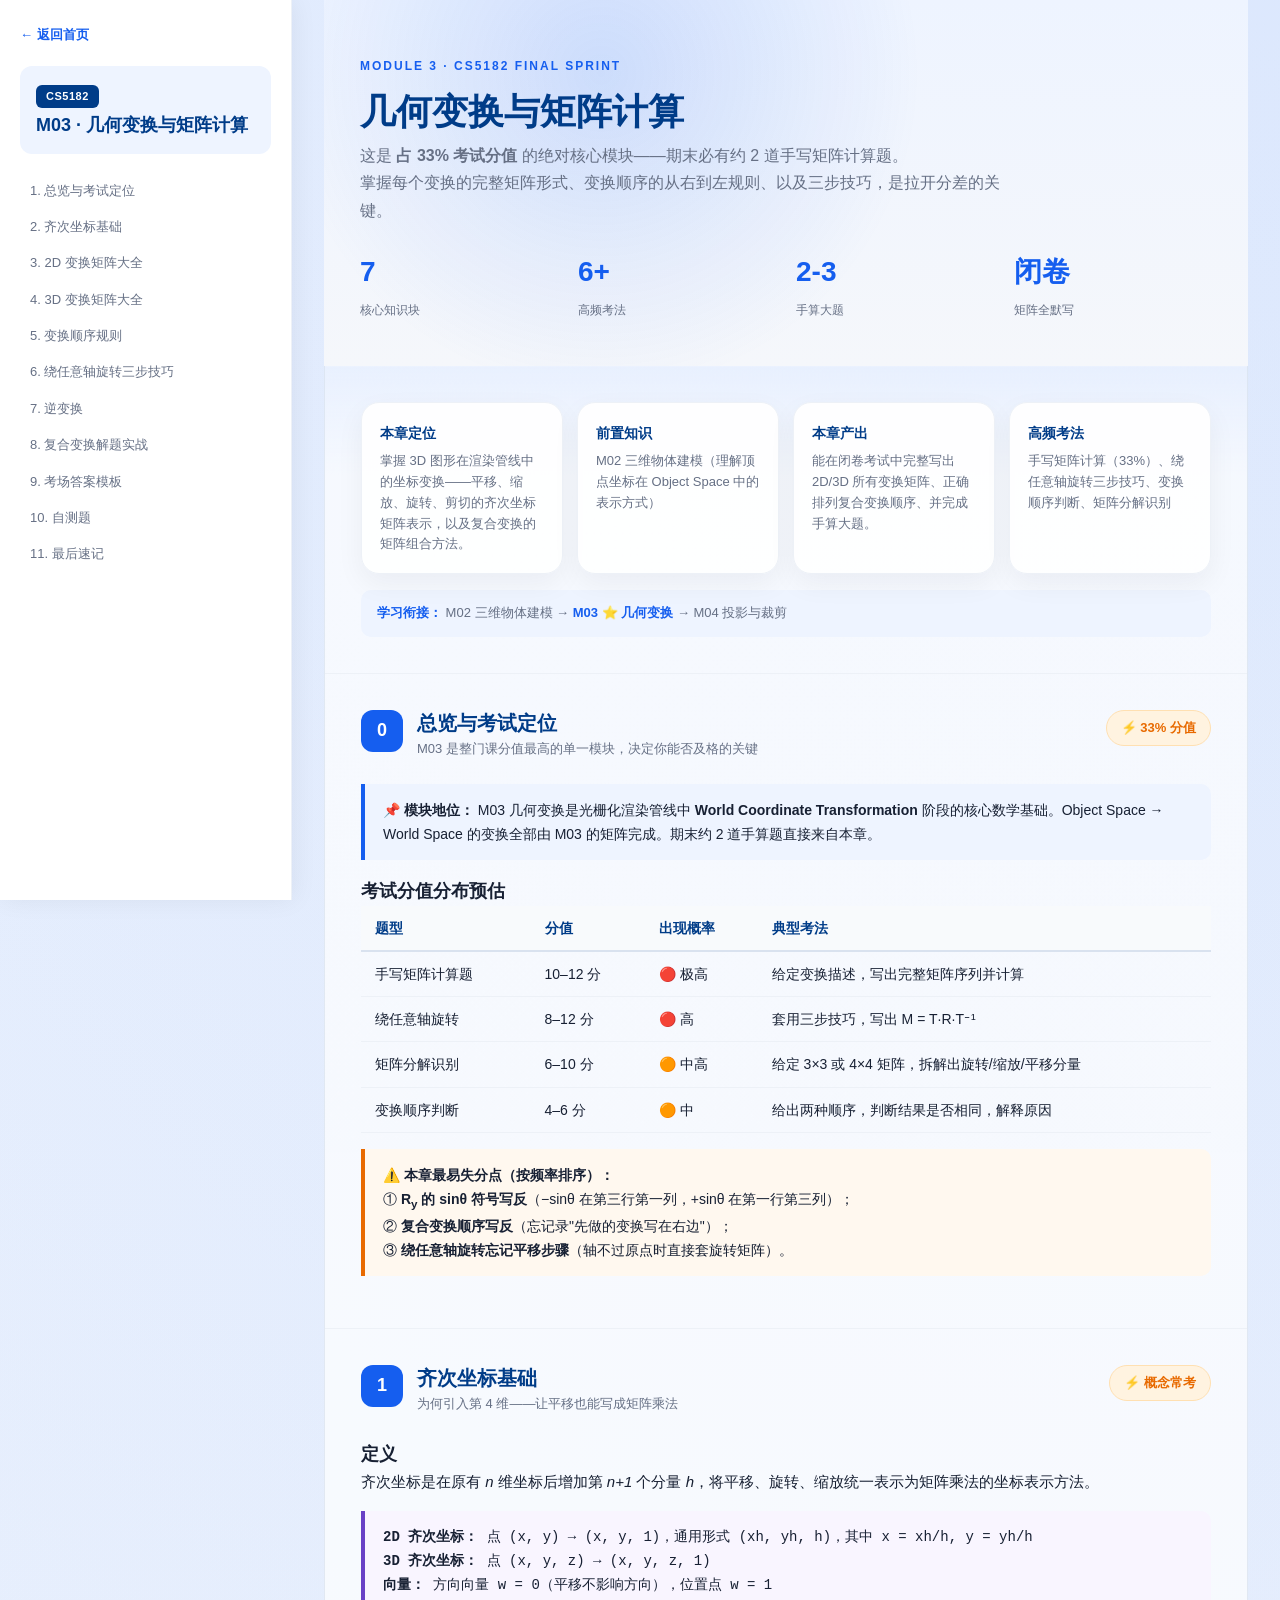
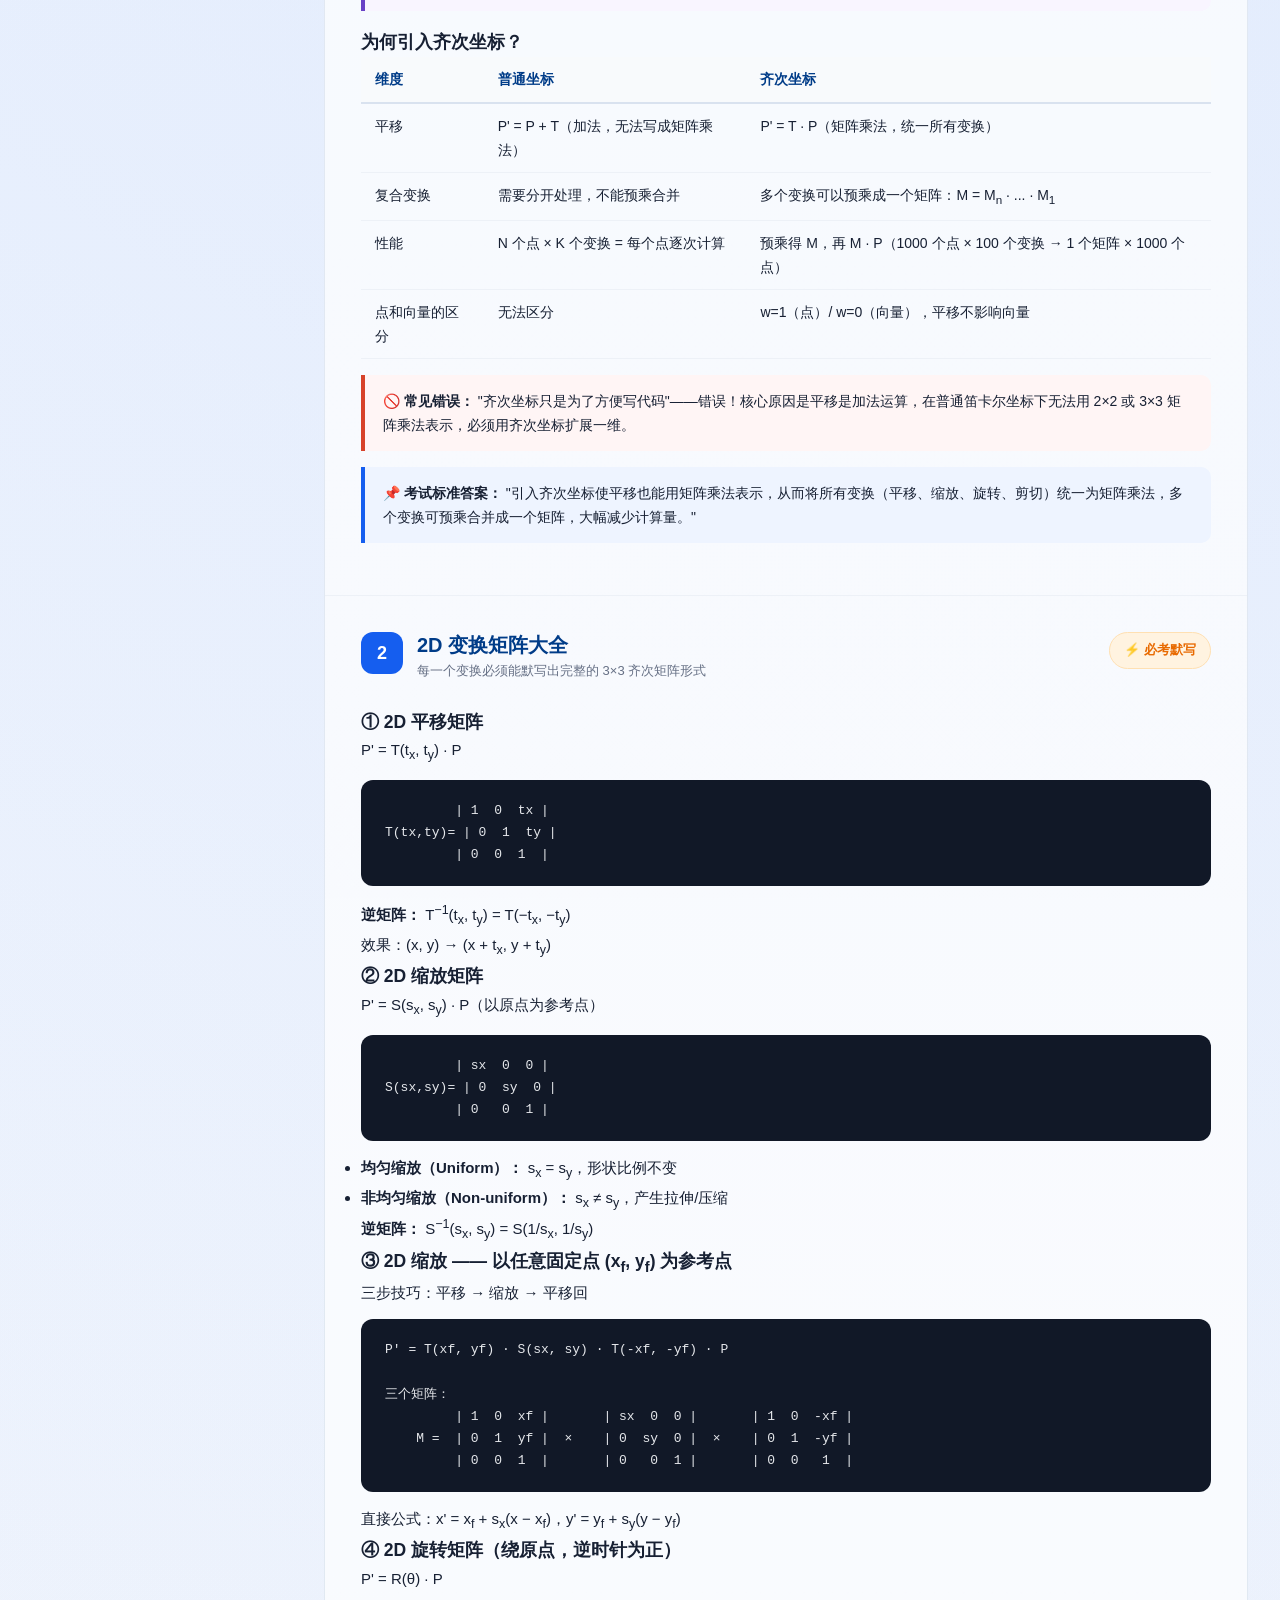
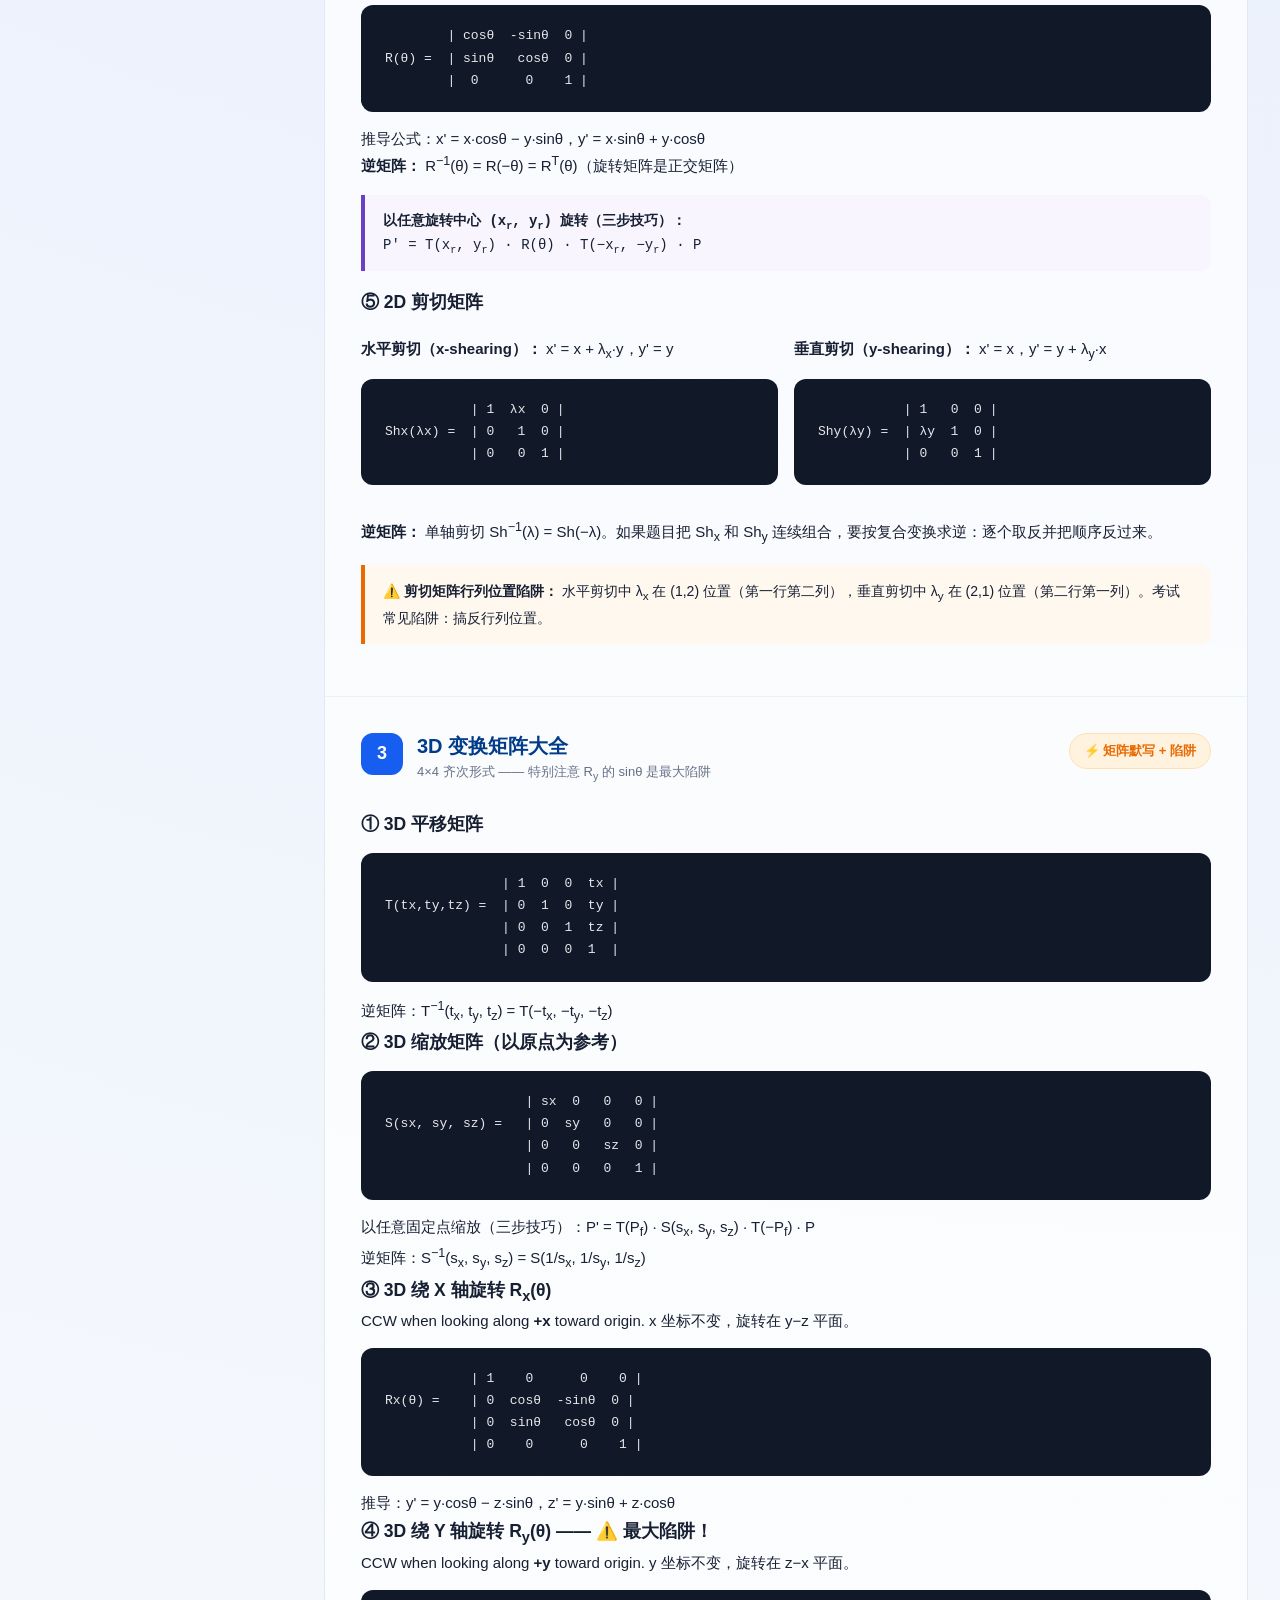
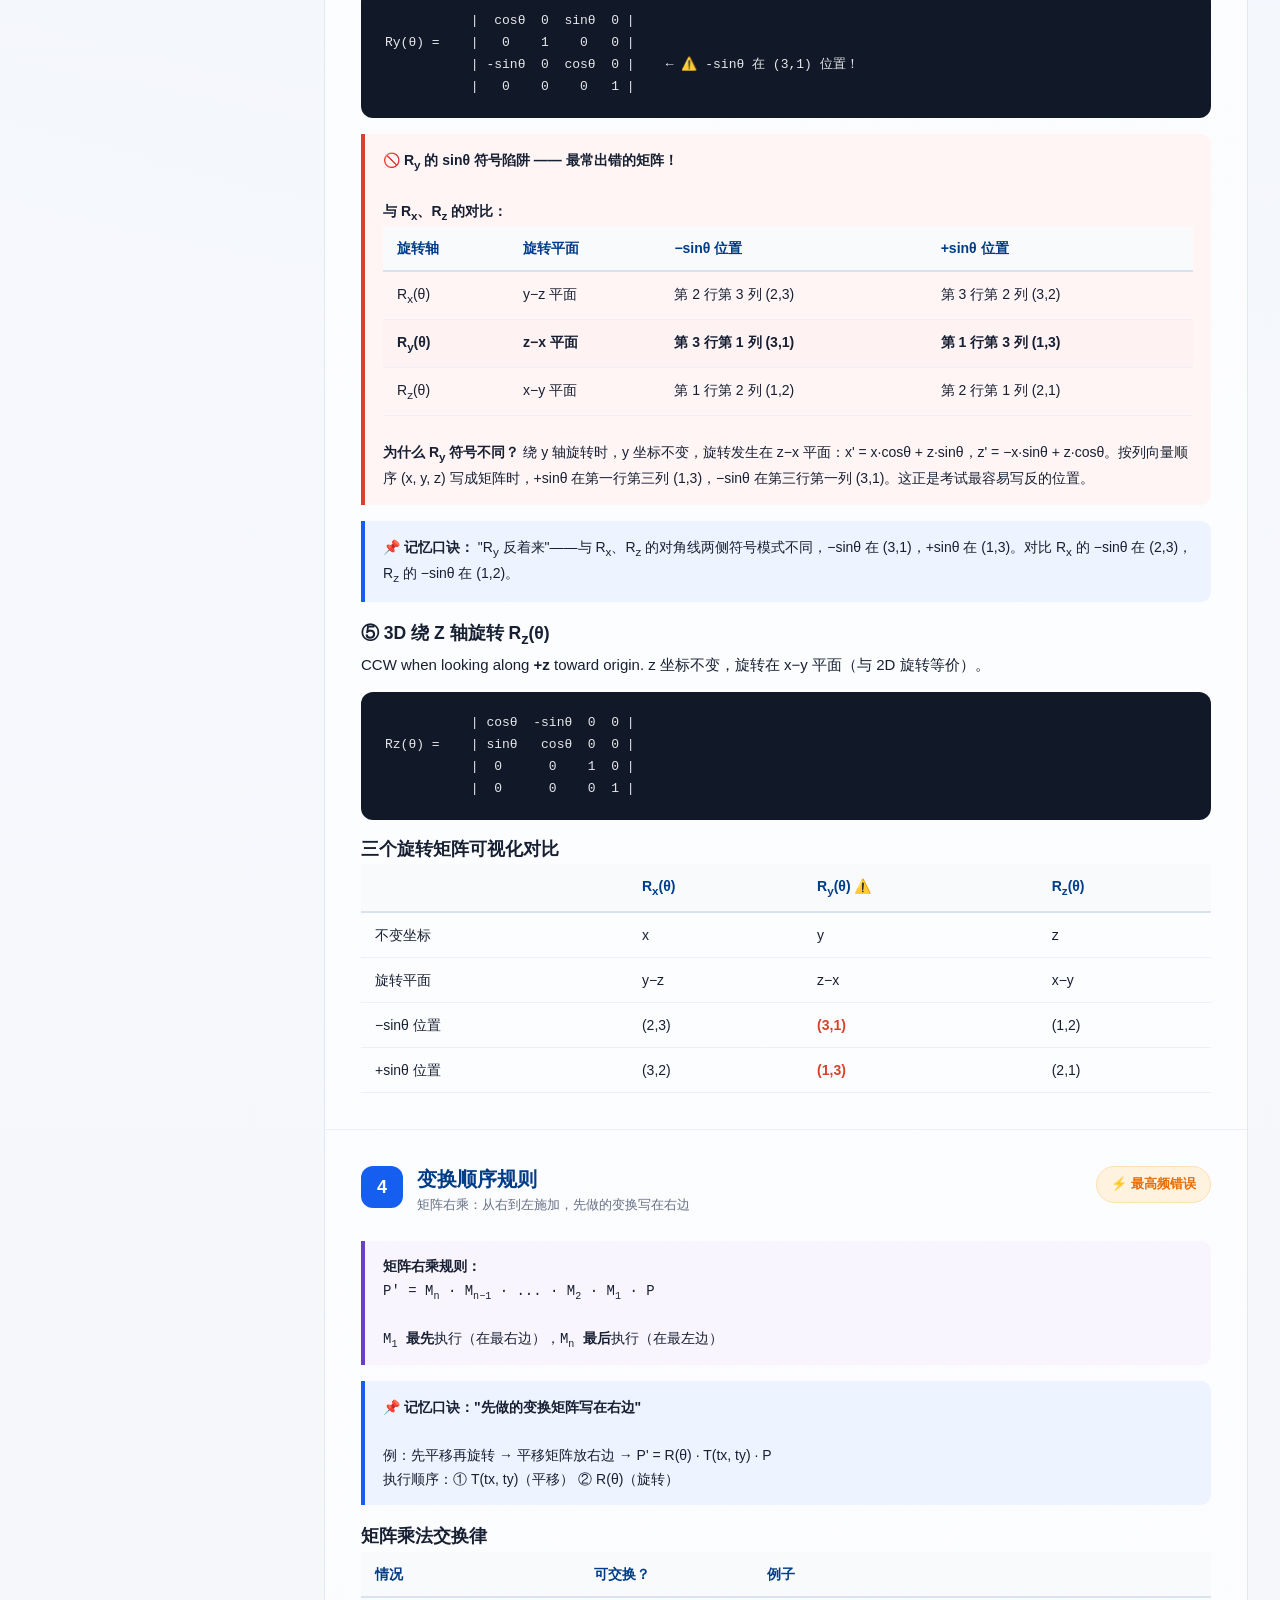
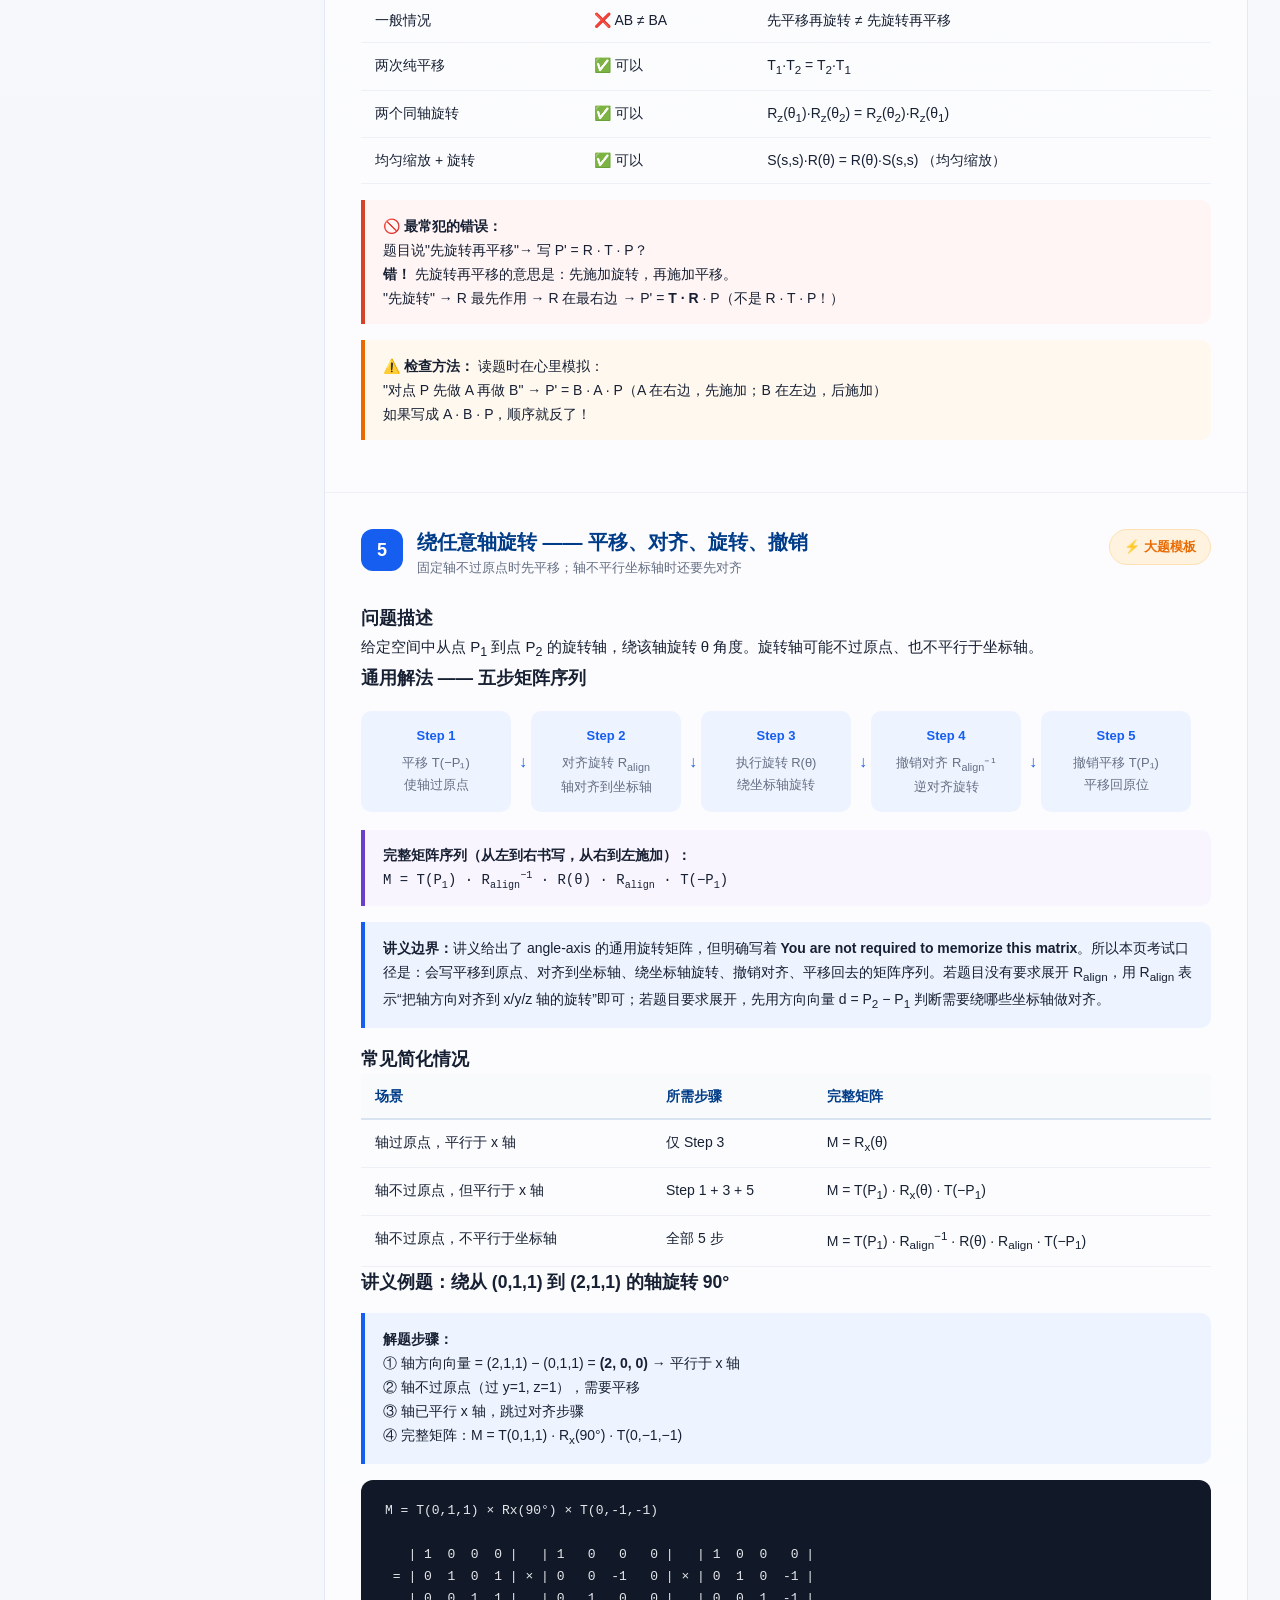
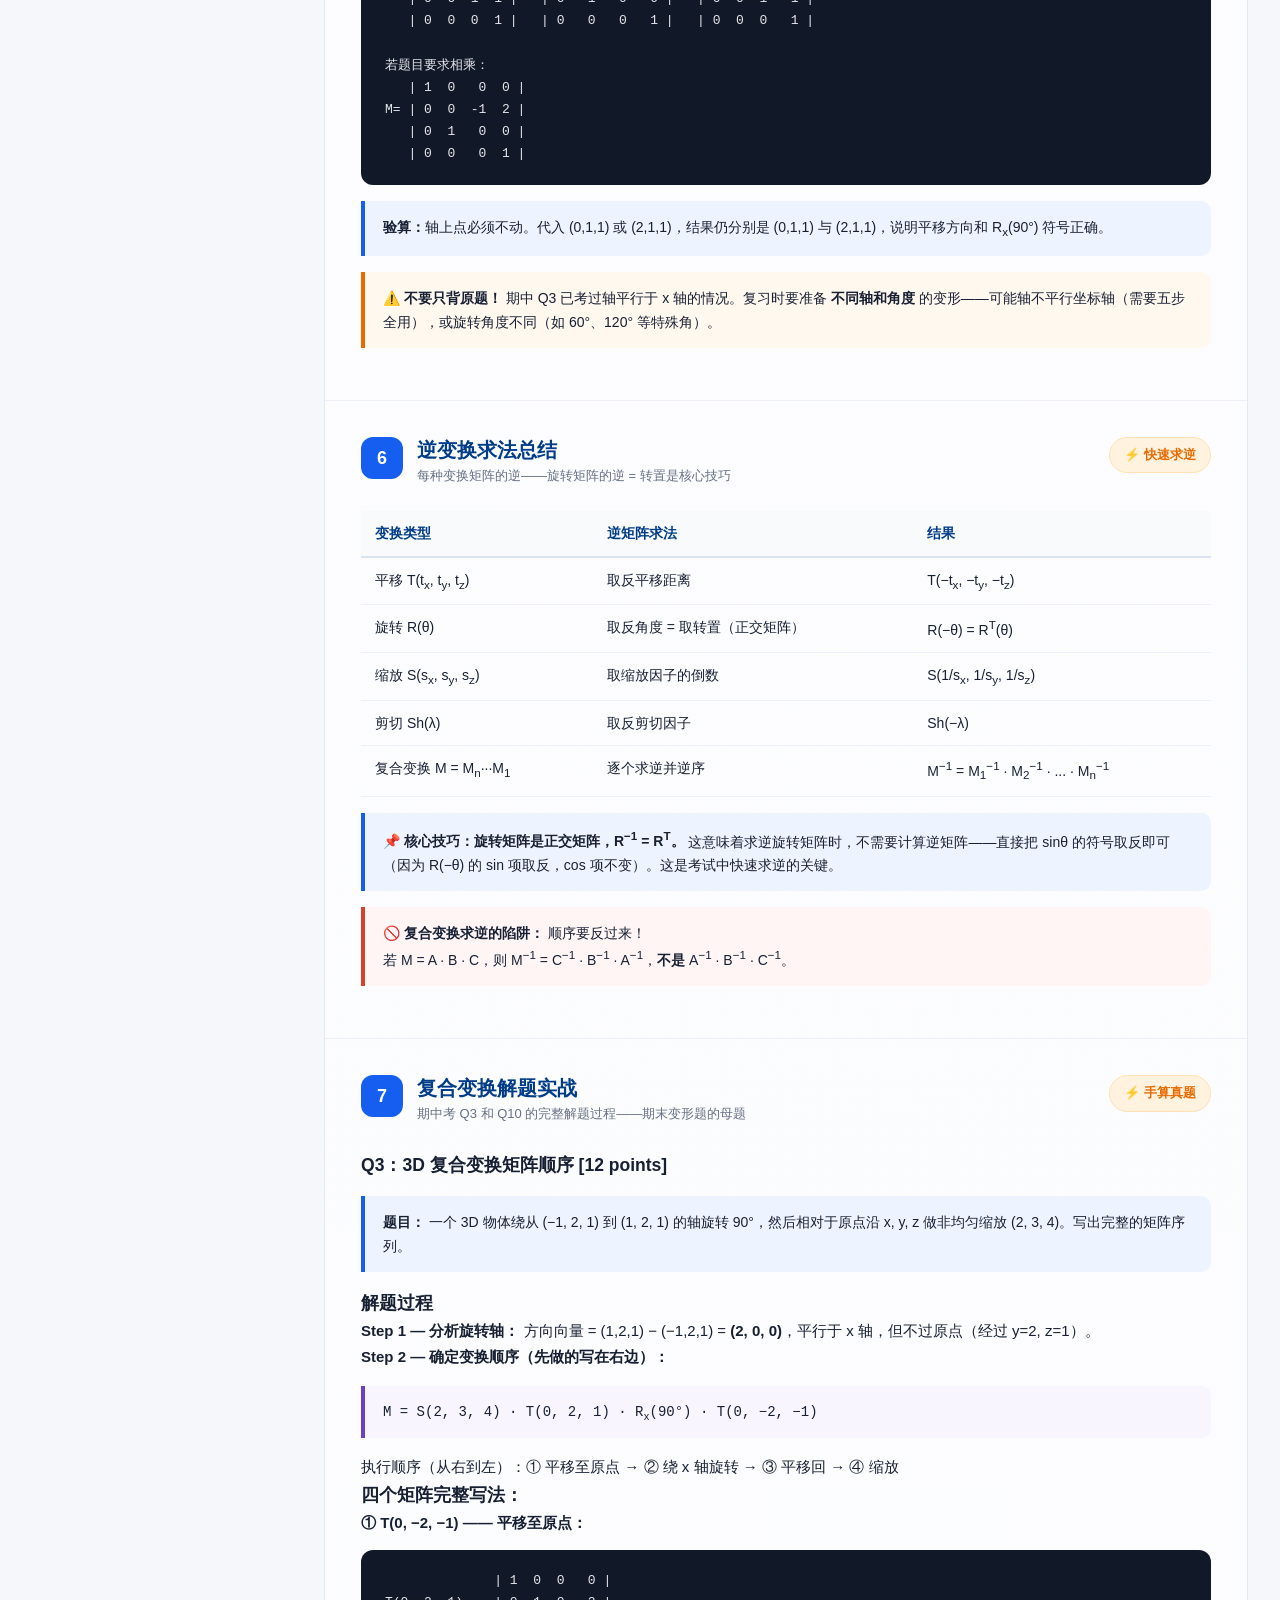
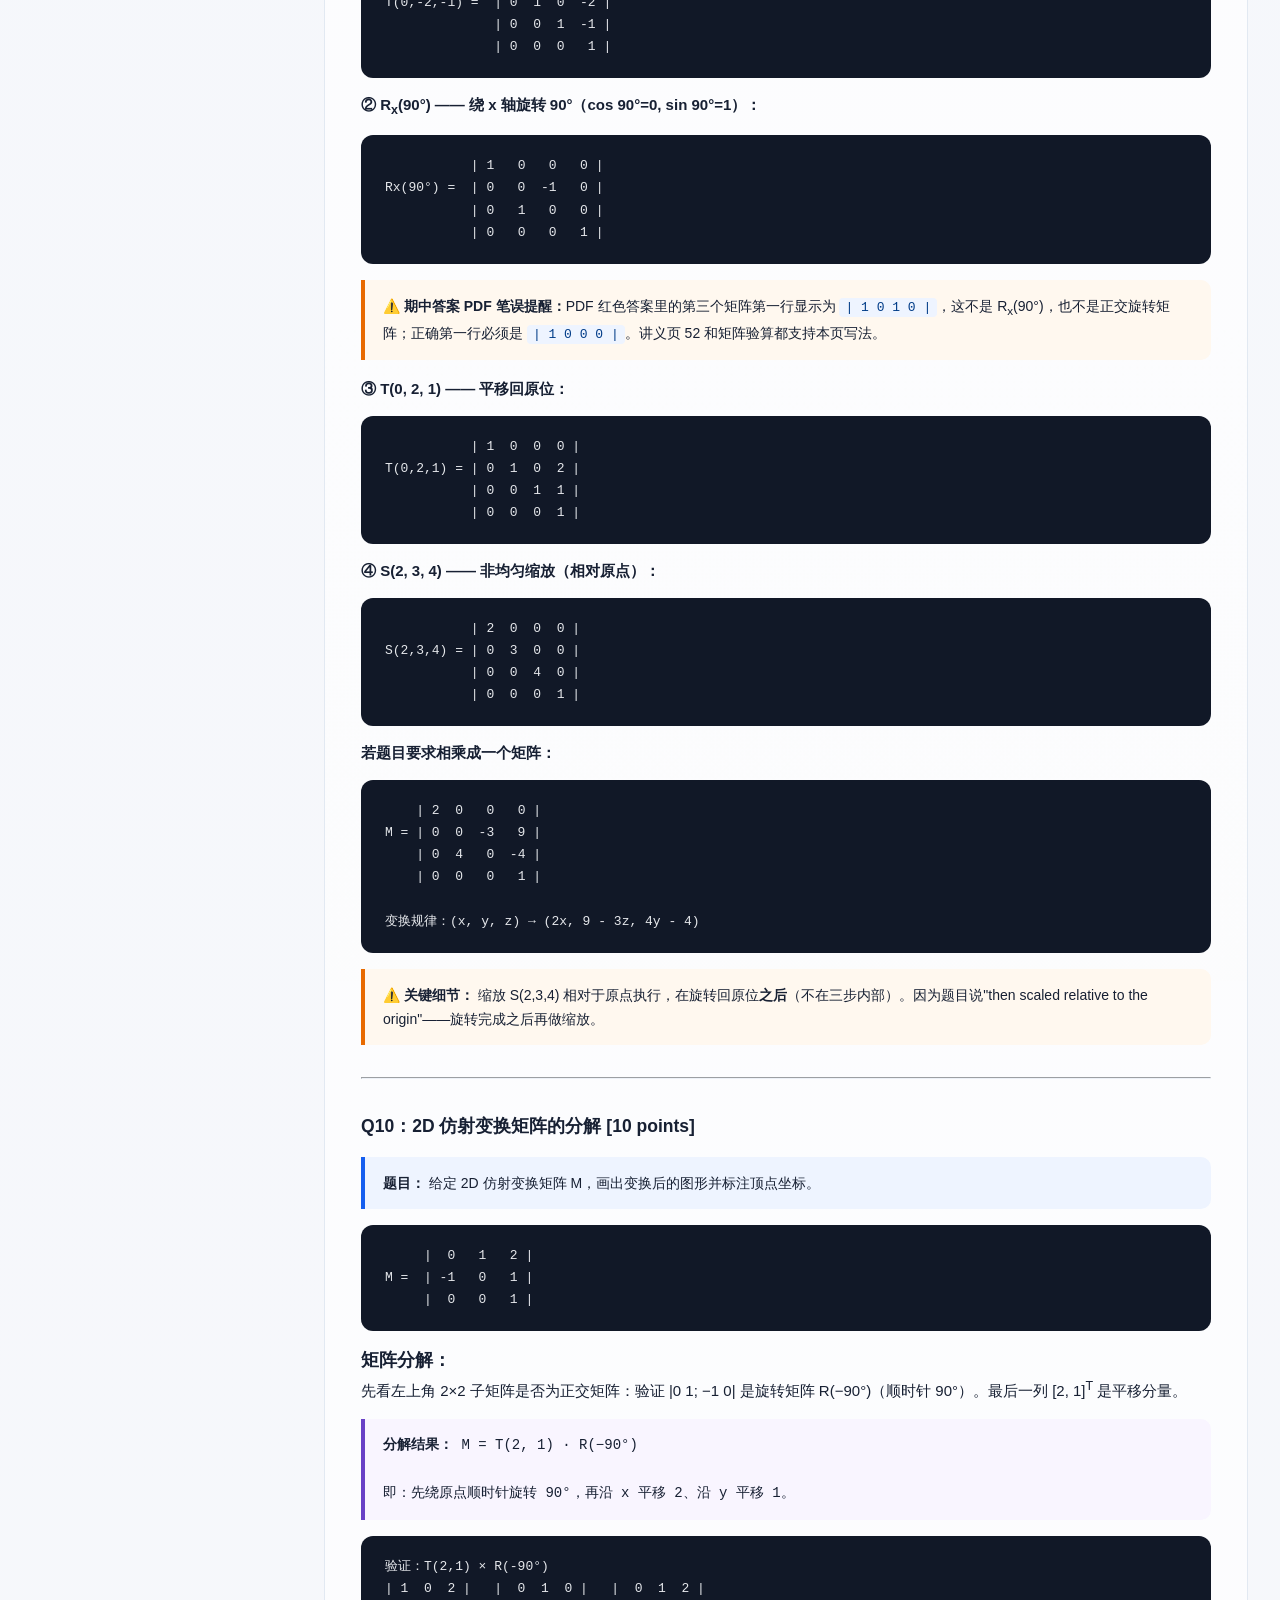
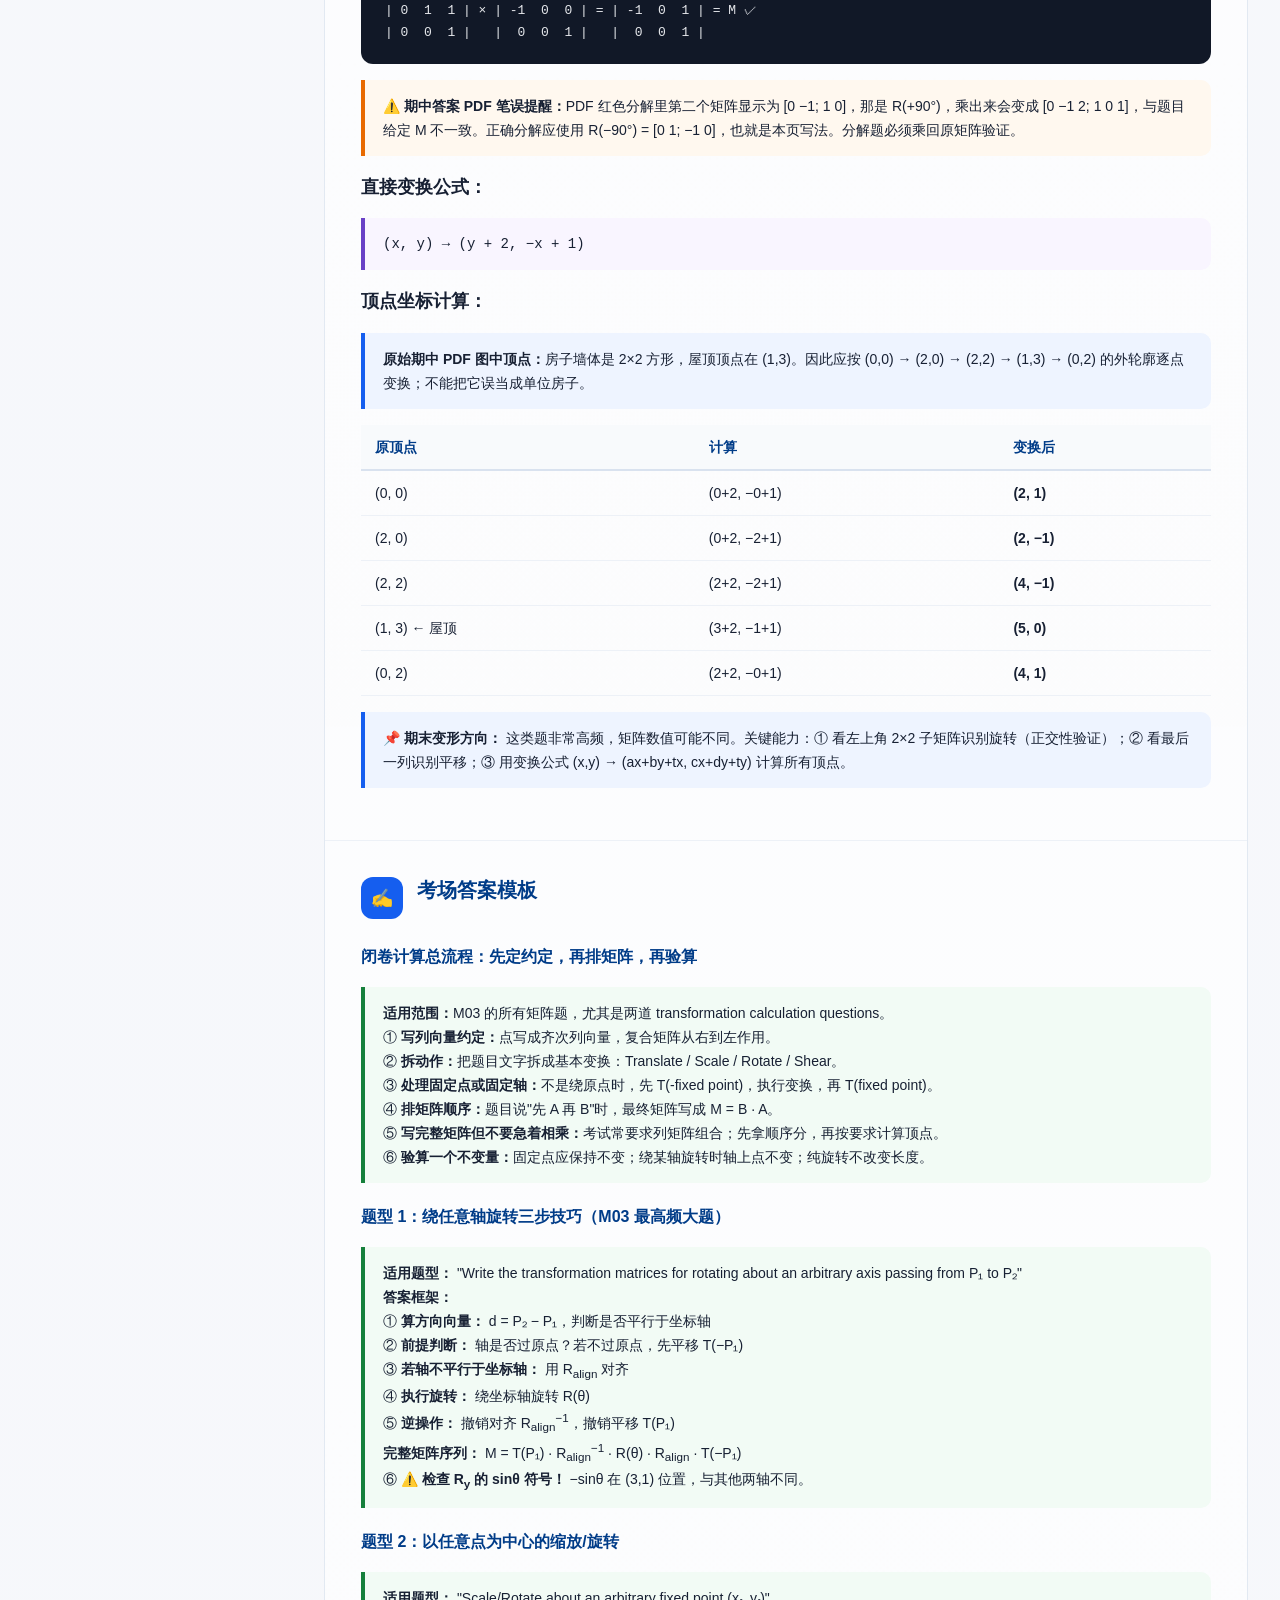
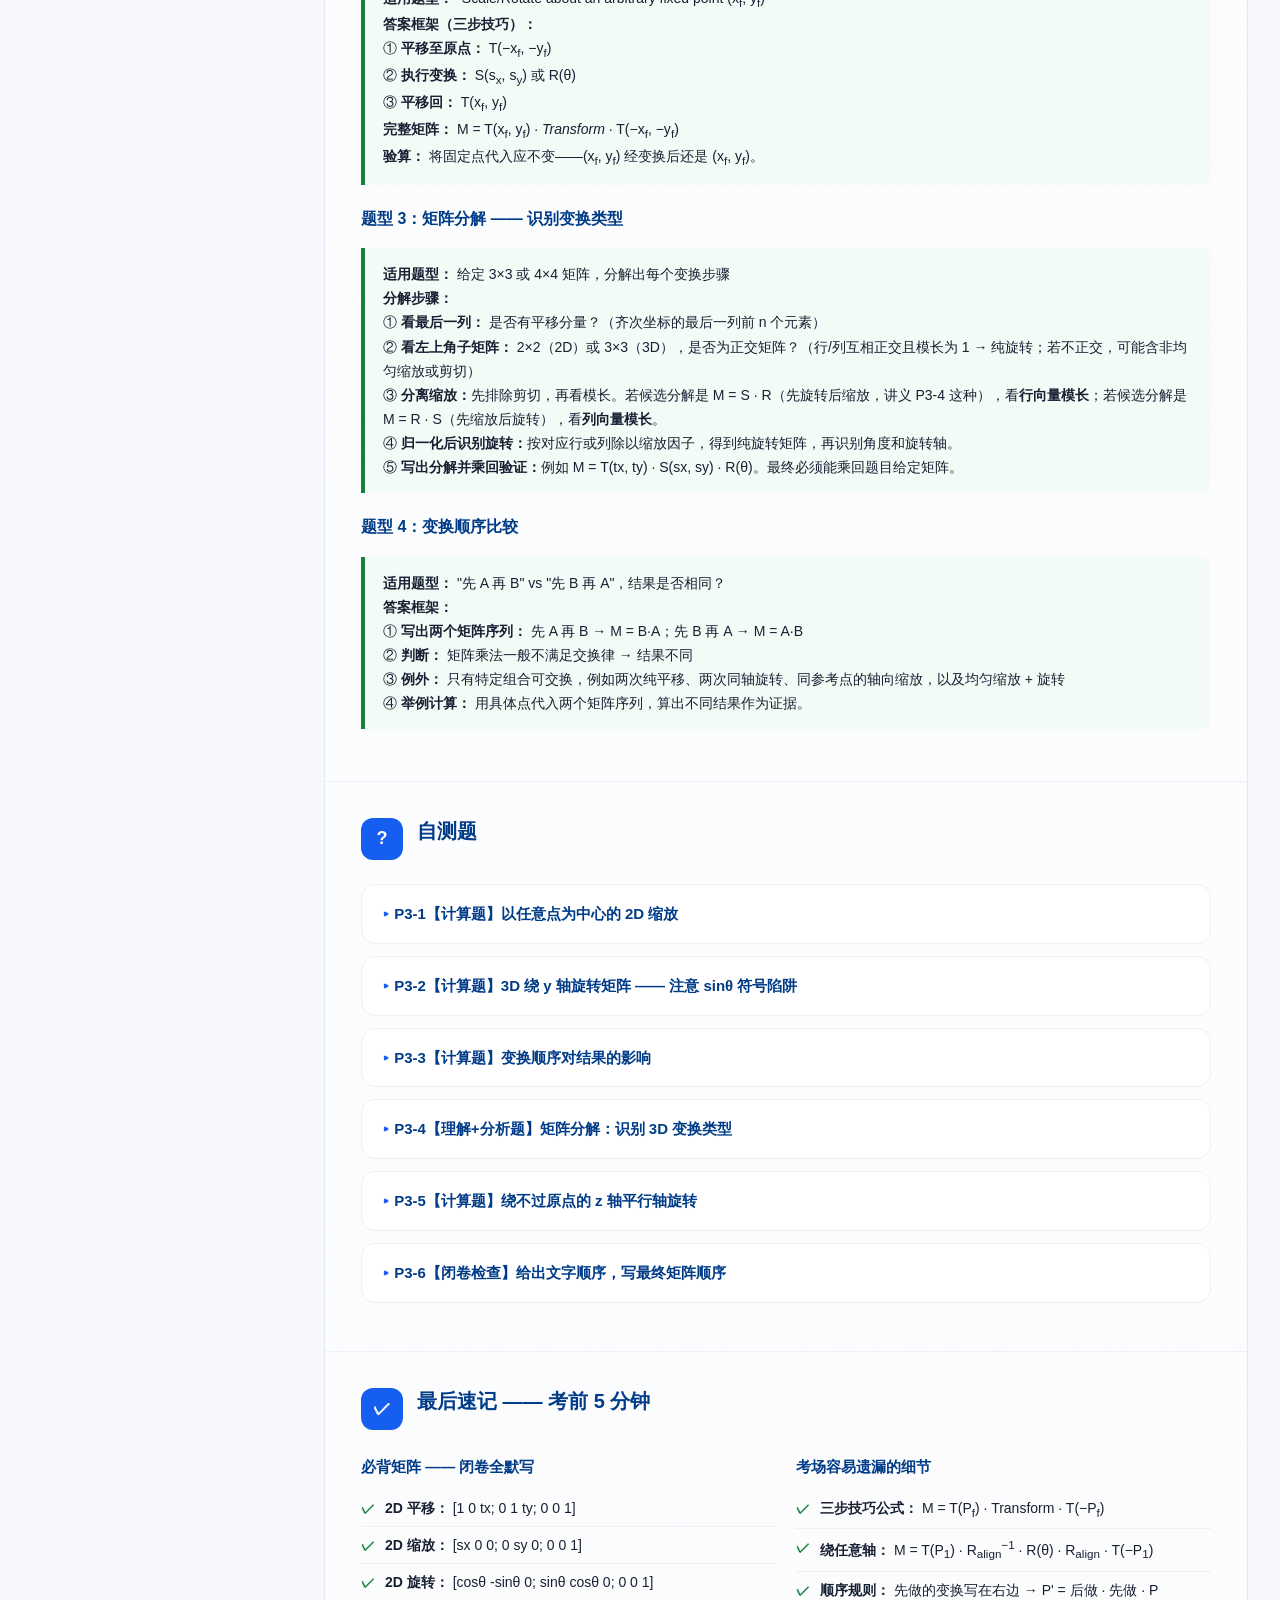
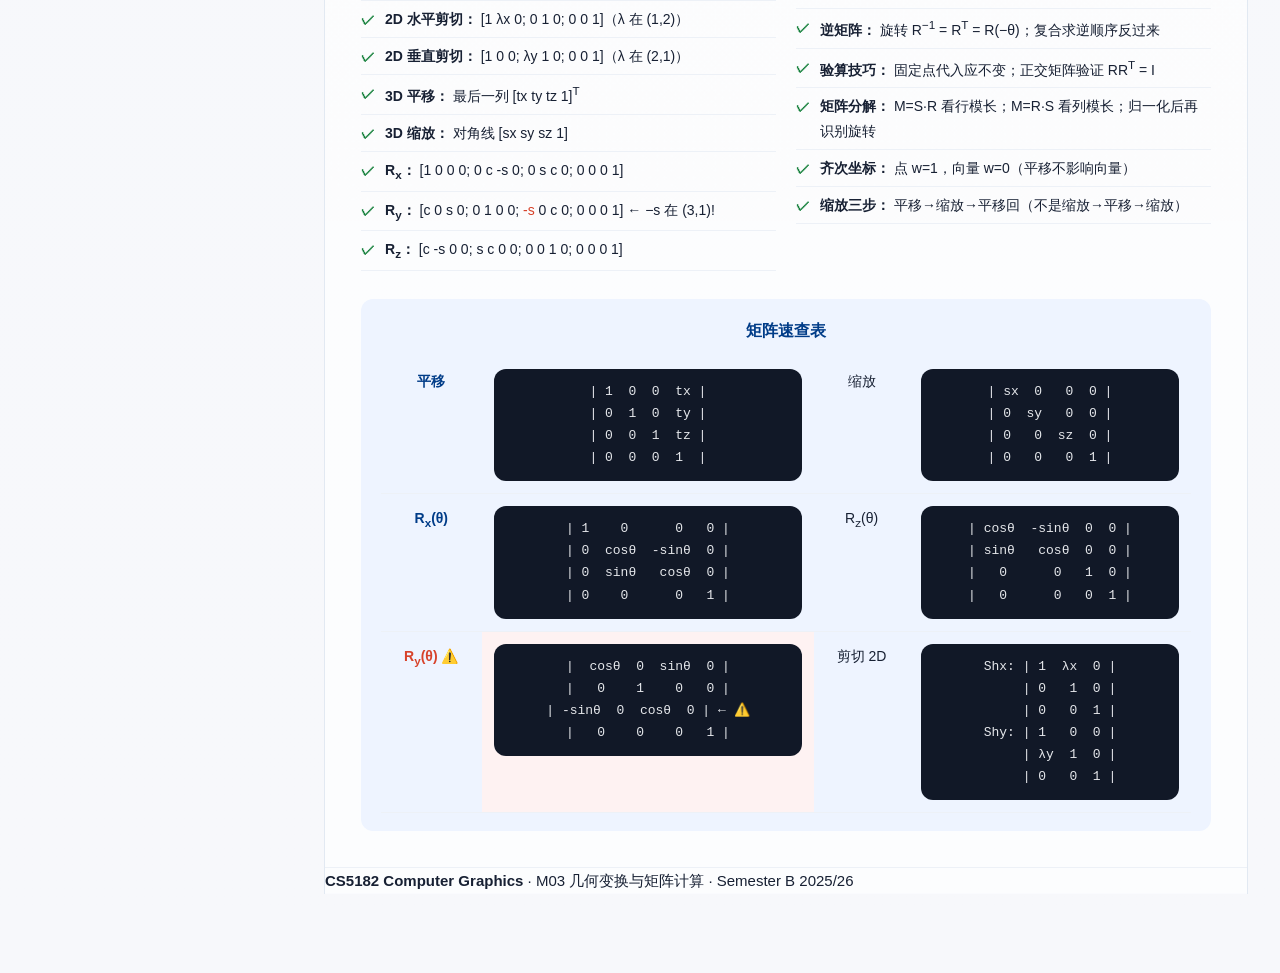
<file: CS5182_Module_3_Review.html>
<!DOCTYPE html>
<html lang="zh-CN">
<head>
<meta charset="UTF-8">
<meta name="viewport" content="width=device-width, initial-scale=1.0">
<title>CS5182 M03 · 几何变换与矩阵计算</title>
<link rel="stylesheet" href="assets/review.css">
<style>
:root {
  --bg: #f5f7fb;
  --paper: #ffffff;
  --ink: #172033;
  --muted: #667085;
  --soft: #eef4ff;
  --blue: #155EEF;
  --blue2: #003C88;
  --red: #D7422A;
  --green: #16803C;
  --orange: #E86A00;
  --purple: #6941C6;
  --border: #d9e2ef;
  --border2: #edf1f7;
  --shadow: 0 16px 40px rgba(16,24,40,.08);
  --radius: 18px;
  --sidebar: 292px;
}

*, *::before, *::after { box-sizing: border-box; margin: 0; padding: 0; }
html { scroll-behavior: smooth; }

body {
  font-family: -apple-system, BlinkMacSystemFont, "SF Pro Text", "PingFang SC", "Noto Sans SC", "Microsoft YaHei", Arial, sans-serif;
  font-size: 15px; line-height: 1.72; color: var(--ink);
  background:
    radial-gradient(circle at top right, rgba(21,94,239,.12), transparent 34%),
    linear-gradient(180deg, #f8fbff 0%, #f5f7fb 45%, #f7f8fb 100%);
  min-height: 100vh;
}

/* ── code block ── */
pre {
  background: #111827; color: #e5e7eb;
  border-radius: 12px; padding: 20px 24px; overflow-x: auto;
  margin: 14px 0; font-family: "SFMono-Regular","Consolas","Menlo","Fira Code",monospace;
  font-size: 13px; line-height: 1.7;
}
pre code { background: none; padding: 0; color: inherit; }
code {
  font-family: "SFMono-Regular","Consolas","Menlo","Fira Code",monospace;
  font-size: 13px; background: var(--soft); padding: 2px 6px; border-radius: 4px;
}
pre .cm { color: #6b7280; }
pre .kw { color: #60a5fa; }
pre .st { color: #34d399; }
pre .nu { color: #fb923c; }
pre .er { color: #f87171; }
pre .ok { color: #a3e635; }

/* ── grid ── */
.grid-2 { display: grid; grid-template-columns: repeat(2, 1fr); gap: 16px; margin: 18px 0; }
.grid-3 { display: grid; grid-template-columns: repeat(3, 1fr); gap: 16px; margin: 18px 0; }

.card {
  background: rgba(255,255,255,.93); border: 1px solid var(--border2);
  border-radius: var(--radius); padding: 20px;
  box-shadow: 0 10px 28px rgba(16,24,40,.05);
}
.card h3 { margin-top: 0; font-size: 16px; }
.card p { font-size: 14px; color: var(--muted); }

/* ── table ── */
table { width: 100%; border-collapse: collapse; margin: 18px 0; font-size: 14px; }
thead th {
  background: #f8fafc; padding: 10px 14px; text-align: left;
  font-weight: 700; color: var(--blue2); border-bottom: 2px solid var(--border);
}
tbody td { padding: 10px 14px; border-bottom: 1px solid var(--border2); vertical-align: top; }
tbody tr:hover { background: #fafbff; }

/* ── pipeline ── */
.pipeline { display: flex; flex-wrap: wrap; gap: 0; margin: 18px 0; align-items: stretch; }
.pipe {
  display: flex; flex-direction: column; gap: 4px;
  padding: 14px 18px; background: var(--soft); border-radius: 10px;
  font-size: 13px; text-align: center; flex: 1; min-width: 100px;
  position: relative; margin-right: 20px;
}
.pipe::after {
  content: "↓"; position: absolute; right: -16px; top: 50%; transform: translateY(-50%);
  font-size: 16px; color: var(--blue); font-weight: 800;
}
.pipe:last-child::after { content: none; margin-right: 0; }
.pipe b { font-weight: 800; color: var(--blue); }
.pipe span { color: var(--muted); }

/* ── details / quiz ── */
details {
  background: rgba(255,255,255,.93); border: 1px solid var(--border2);
  border-radius: 14px; margin-bottom: 12px;
}
details summary {
  padding: 16px 20px; font-weight: 700; font-size: 15px;
  color: var(--blue2); cursor: pointer; list-style: none;
}
details summary::-webkit-details-marker { display: none; }
details summary::before { content: "▸ "; color: var(--blue); font-weight: 800; }
details[open] summary::before { content: "▾ "; }
.detail-body { padding: 0 20px 20px; line-height: 1.7; }

/* ── quick / final recall ── */
.quick { display: grid; grid-template-columns: repeat(2, 1fr); gap: 20px; }
.quick .mini-title { font-weight: 800; font-size: 15px; color: var(--blue2); margin-bottom: 10px; }
.checklist { list-style: none; margin: 0; padding: 0; }
.checklist li {
  position: relative; padding: 6px 0 6px 24px; font-size: 14px;
  border-bottom: 1px solid var(--border2);
}
.checklist li::before {
  content: "✓"; position: absolute; left: 0; color: var(--green); font-weight: 800;
}

.mini-title { font-weight: 800; font-size: 16px; color: var(--blue2); margin: 20px 0 10px; }
.mini-title:first-child { margin-top: 0; }

/* ── matrix reference table ── */
.matrix-ref { width: 100%; }
.matrix-ref td { vertical-align: top; padding: 12px; }
.matrix-ref td:first-child { white-space: nowrap; font-weight: 700; color: var(--blue2); }
.matrix-ref pre { margin: 0; padding: 12px 16px; font-size: 12px; }

/* responsive overrides */
@media(max-width:980px){
  .grid-2,.grid-3,.quick{grid-template-columns:1fr}
}</style>
</head>
<body>

<!-- layout -->
<div class="shell">

<!-- sidebar -->
<aside class="sidebar">
  <a class="back-link" href="index.html">← 返回首页</a>
  <div class="mod-id">
    <span class="badge-cs">CS5182</span>
    <h2>M03 · 几何变换与矩阵计算</h2>
  </div>
  <nav class="nav-group">
    <a class="nav-link" href="#roadmap">1. 总览与考试定位</a>
    <a class="nav-link" href="#homogeneous">2. 齐次坐标基础</a>
    <a class="nav-link" href="#2d-transforms">3. 2D 变换矩阵大全</a>
    <a class="nav-link" href="#3d-transforms">4. 3D 变换矩阵大全</a>
    <a class="nav-link" href="#transform-order">5. 变换顺序规则</a>
    <a class="nav-link" href="#arbitrary-axis">6. 绕任意轴旋转三步技巧</a>
    <a class="nav-link" href="#inverse">7. 逆变换</a>
    <a class="nav-link" href="#composite">8. 复合变换解题实战</a>
    <a class="nav-link" href="#templates">9. 考场答案模板</a>
    <a class="nav-link" href="#quiz">10. 自测题</a>
    <a class="nav-link" href="#final-recall">11. 最后速记</a>
  </nav>
</aside>

<!-- main -->
<div class="main">

<!-- hero -->
<header class="hero">
  <div class="kicker">MODULE 3 · CS5182 Final Sprint</div>
  <h2>几何变换与矩阵计算</h2>
  <p class="hero-sub">
    这是 <strong>占 33% 考试分值</strong> 的绝对核心模块——期末必有约 2 道手写矩阵计算题。<br>
    掌握每个变换的完整矩阵形式、变换顺序的从右到左规则、以及三步技巧，是拉开分差的关键。
  </p>
  <div class="hero-grid">
    <div class="hero-stat"><b>7</b><span>核心知识块</span></div>
    <div class="hero-stat"><b>6+</b><span>高频考法</span></div>
    <div class="hero-stat"><b>2-3</b><span>手算大题</span></div>
    <div class="hero-stat"><b>闭卷</b><span>矩阵全默写</span></div>
  </div>
</header>

<div class="content">

<!-- module-entry -->
<section class="section module-entry">
  <div class="entry-grid">
    <article class="concept-card">
      <h3>本章定位</h3>
      <p>掌握 3D 图形在渲染管线中的坐标变换——平移、缩放、旋转、剪切的齐次坐标矩阵表示，以及复合变换的矩阵组合方法。</p>
    </article>
    <article class="concept-card">
      <h3>前置知识</h3>
      <p>M02 三维物体建模（理解顶点坐标在 Object Space 中的表示方式）</p>
    </article>
    <article class="concept-card">
      <h3>本章产出</h3>
      <p>能在闭卷考试中完整写出 2D/3D 所有变换矩阵、正确排列复合变换顺序、并完成手算大题。</p>
    </article>
    <article class="concept-card">
      <h3>高频考法</h3>
      <p>手写矩阵计算（33%）、绕任意轴旋转三步技巧、变换顺序判断、矩阵分解识别</p>
    </article>
  </div>
  <div class="bridge-note">
    <strong>学习衔接：</strong> M02 三维物体建模 → <strong>M03 ⭐ 几何变换</strong> → M04 投影与裁剪
  </div>
</section>

<!-- ──────────────────────────────── -->
<!-- Section 1: 总览与考试定位 -->
<!-- ──────────────────────────────── -->
<section class="section" id="roadmap">
  <div class="section-head">
    <div class="section-title">
      <div class="badge-num">0</div>
      <div>
        <h2>总览与考试定位</h2>
        <p class="lead">M03 是整门课分值最高的单一模块，决定你能否及格的关键</p>
      </div>
    </div>
    <span class="exam-chip">⚡ 33% 分值</span>
  </div>

  <div class="note">
    <strong>📌 模块地位：</strong> M03 几何变换是光栅化渲染管线中 <strong>World Coordinate Transformation</strong> 阶段的核心数学基础。Object Space → World Space 的变换全部由 M03 的矩阵完成。期末约 2 道手算题直接来自本章。
  </div>

  <h3>考试分值分布预估</h3>
  <table>
    <thead>
      <tr><th>题型</th><th>分值</th><th>出现概率</th><th>典型考法</th></tr>
    </thead>
    <tbody>
      <tr><td>手写矩阵计算题</td><td>10–12 分</td><td>🔴 极高</td><td>给定变换描述，写出完整矩阵序列并计算</td></tr>
      <tr><td>绕任意轴旋转</td><td>8–12 分</td><td>🔴 高</td><td>套用三步技巧，写出 M = T·R·T⁻¹</td></tr>
      <tr><td>矩阵分解识别</td><td>6–10 分</td><td>🟠 中高</td><td>给定 3×3 或 4×4 矩阵，拆解出旋转/缩放/平移分量</td></tr>
      <tr><td>变换顺序判断</td><td>4–6 分</td><td>🟠 中</td><td>给出两种顺序，判断结果是否相同，解释原因</td></tr>
    </tbody>
  </table>

  <div class="warn">
    <strong>⚠️ 本章最易失分点（按频率排序）：</strong><br>
    ① <strong>R<sub>y</sub> 的 sinθ 符号写反</strong>（−sinθ 在第三行第一列，+sinθ 在第一行第三列）；<br>
    ② <strong>复合变换顺序写反</strong>（忘记录"先做的变换写在右边"）；<br>
    ③ <strong>绕任意轴旋转忘记平移步骤</strong>（轴不过原点时直接套旋转矩阵）。
  </div>
</section>

<!-- ──────────────────────────────── -->
<!-- Section 2: 齐次坐标基础 -->
<!-- ──────────────────────────────── -->
<section class="section" id="homogeneous">
  <div class="section-head">
    <div class="section-title">
      <div class="badge-num">1</div>
      <div>
        <h2>齐次坐标基础</h2>
        <p class="lead">为何引入第 4 维——让平移也能写成矩阵乘法</p>
      </div>
    </div>
    <span class="exam-chip">⚡ 概念常考</span>
  </div>

  <h3>定义</h3>
  <p>齐次坐标是在原有 <em>n</em> 维坐标后增加第 <em>n+1</em> 个分量 <em>h</em>，将平移、旋转、缩放统一表示为矩阵乘法的坐标表示方法。</p>

  <div class="formula">
    <strong>2D 齐次坐标：</strong> 点 (x, y) → (x, y, 1)，通用形式 (xh, yh, h)，其中 x = xh/h, y = yh/h<br>
    <strong>3D 齐次坐标：</strong> 点 (x, y, z) → (x, y, z, 1)<br>
    <strong>向量：</strong> 方向向量 w = 0（平移不影响方向），位置点 w = 1
  </div>

  <h3>为何引入齐次坐标？</h3>
  <table>
    <thead><tr><th>维度</th><th>普通坐标</th><th>齐次坐标</th></tr></thead>
    <tbody>
      <tr>
        <td>平移</td>
        <td>P' = P + T（加法，无法写成矩阵乘法）</td>
        <td>P' = T · P（矩阵乘法，统一所有变换）</td>
      </tr>
      <tr>
        <td>复合变换</td>
        <td>需要分开处理，不能预乘合并</td>
        <td>多个变换可以预乘成一个矩阵：M = M<sub>n</sub> · ... · M<sub>1</sub></td>
      </tr>
      <tr>
        <td>性能</td>
        <td>N 个点 × K 个变换 = 每个点逐次计算</td>
        <td>预乘得 M，再 M · P（1000 个点 × 100 个变换 → 1 个矩阵 × 1000 个点）</td>
      </tr>
      <tr>
        <td>点和向量的区分</td>
        <td>无法区分</td>
        <td>w=1（点）/ w=0（向量），平移不影响向量</td>
      </tr>
    </tbody>
  </table>

  <div class="exam">
    <strong>🚫 常见错误：</strong> "齐次坐标只是为了方便写代码"——错误！核心原因是平移是加法运算，在普通笛卡尔坐标下无法用 2×2 或 3×3 矩阵乘法表示，必须用齐次坐标扩展一维。
  </div>

  <div class="note">
    <strong>📌 考试标准答案：</strong> "引入齐次坐标使平移也能用矩阵乘法表示，从而将所有变换（平移、缩放、旋转、剪切）统一为矩阵乘法，多个变换可预乘合并成一个矩阵，大幅减少计算量。"
  </div>
</section>

<!-- ──────────────────────────────── -->
<!-- Section 3: 2D 变换矩阵大全 -->
<!-- ──────────────────────────────── -->
<section class="section" id="2d-transforms">
  <div class="section-head">
    <div class="section-title">
      <div class="badge-num">2</div>
      <div>
        <h2>2D 变换矩阵大全</h2>
        <p class="lead">每一个变换必须能默写出完整的 3×3 齐次矩阵形式</p>
      </div>
    </div>
    <span class="exam-chip">⚡ 必考默写</span>
  </div>

  <h3>① 2D 平移矩阵</h3>
  <p>P' = T(t<sub>x</sub>, t<sub>y</sub>) · P</p>
  <pre><code>         | 1  0  tx |
T(tx,ty)= | 0  1  ty |
         | 0  0  1  |</code></pre>
  <p><strong>逆矩阵：</strong> T<sup>−1</sup>(t<sub>x</sub>, t<sub>y</sub>) = T(−t<sub>x</sub>, −t<sub>y</sub>)</p>
  <p>效果：(x, y) → (x + t<sub>x</sub>, y + t<sub>y</sub>)</p>

  <h3>② 2D 缩放矩阵</h3>
  <p>P' = S(s<sub>x</sub>, s<sub>y</sub>) · P（以原点为参考点）</p>
  <pre><code>         | sx  0  0 |
S(sx,sy)= | 0  sy  0 |
         | 0   0  1 |</code></pre>
  <ul>
    <li><strong>均匀缩放（Uniform）：</strong> s<sub>x</sub> = s<sub>y</sub>，形状比例不变</li>
    <li><strong>非均匀缩放（Non-uniform）：</strong> s<sub>x</sub> ≠ s<sub>y</sub>，产生拉伸/压缩</li>
  </ul>
  <p><strong>逆矩阵：</strong> S<sup>−1</sup>(s<sub>x</sub>, s<sub>y</sub>) = S(1/s<sub>x</sub>, 1/s<sub>y</sub>)</p>

  <h3>③ 2D 缩放 —— 以任意固定点 (x<sub>f</sub>, y<sub>f</sub>) 为参考点</h3>
  <p>三步技巧：平移 → 缩放 → 平移回</p>
  <pre><code>P' = T(xf, yf) · S(sx, sy) · T(-xf, -yf) · P

三个矩阵：
         | 1  0  xf |       | sx  0  0 |       | 1  0  -xf |
    M =  | 0  1  yf |  ×    | 0  sy  0 |  ×    | 0  1  -yf |
         | 0  0  1  |       | 0   0  1 |       | 0  0   1  |</code></pre>
  <p>直接公式：x' = x<sub>f</sub> + s<sub>x</sub>(x − x<sub>f</sub>)，y' = y<sub>f</sub> + s<sub>y</sub>(y − y<sub>f</sub>)</p>

  <h3>④ 2D 旋转矩阵（绕原点，逆时针为正）</h3>
  <p>P' = R(θ) · P</p>
  <pre><code>        | cosθ  -sinθ  0 |
R(θ) =  | sinθ   cosθ  0 |
        |  0      0    1 |</code></pre>
  <p>推导公式：x' = x·cosθ − y·sinθ，y' = x·sinθ + y·cosθ</p>
  <p><strong>逆矩阵：</strong> R<sup>−1</sup>(θ) = R(−θ) = R<sup>T</sup>(θ)（旋转矩阵是正交矩阵）</p>

  <div class="formula">
    <strong>以任意旋转中心 (x<sub>r</sub>, y<sub>r</sub>) 旋转（三步技巧）：</strong><br>
    P' = T(x<sub>r</sub>, y<sub>r</sub>) · R(θ) · T(−x<sub>r</sub>, −y<sub>r</sub>) · P
  </div>

  <h3>⑤ 2D 剪切矩阵</h3>
  <div class="grid-2">
    <div>
      <p><strong>水平剪切（x-shearing）：</strong> x' = x + λ<sub>x</sub>·y，y' = y</p>
      <pre><code>           | 1  λx  0 |
Shx(λx) =  | 0   1  0 |
           | 0   0  1 |</code></pre>
    </div>
    <div>
      <p><strong>垂直剪切（y-shearing）：</strong> x' = x，y' = y + λ<sub>y</sub>·x</p>
      <pre><code>           | 1   0  0 |
Shy(λy) =  | λy  1  0 |
           | 0   0  1 |</code></pre>
    </div>
  </div>
  <p><strong>逆矩阵：</strong> 单轴剪切 Sh<sup>−1</sup>(λ) = Sh(−λ)。如果题目把 Sh<sub>x</sub> 和 Sh<sub>y</sub> 连续组合，要按复合变换求逆：逐个取反并把顺序反过来。</p>

  <div class="warn">
    <strong>⚠️ 剪切矩阵行列位置陷阱：</strong> 水平剪切中 λ<sub>x</sub> 在 (1,2) 位置（第一行第二列），垂直剪切中 λ<sub>y</sub> 在 (2,1) 位置（第二行第一列）。考试常见陷阱：搞反行列位置。
  </div>
</section>

<!-- ──────────────────────────────── -->
<!-- Section 4: 3D 变换矩阵大全 -->
<!-- ──────────────────────────────── -->
<section class="section" id="3d-transforms">
  <div class="section-head">
    <div class="section-title">
      <div class="badge-num">3</div>
      <div>
        <h2>3D 变换矩阵大全</h2>
        <p class="lead">4×4 齐次形式 —— 特别注意 R<sub>y</sub> 的 sinθ 是最大陷阱</p>
      </div>
    </div>
    <span class="exam-chip">⚡ 矩阵默写 + 陷阱</span>
  </div>

  <h3>① 3D 平移矩阵</h3>
  <pre><code>               | 1  0  0  tx |
T(tx,ty,tz) =  | 0  1  0  ty |
               | 0  0  1  tz |
               | 0  0  0  1  |</code></pre>
  <p>逆矩阵：T<sup>−1</sup>(t<sub>x</sub>, t<sub>y</sub>, t<sub>z</sub>) = T(−t<sub>x</sub>, −t<sub>y</sub>, −t<sub>z</sub>)</p>

  <h3>② 3D 缩放矩阵（以原点为参考）</h3>
  <pre><code>                  | sx  0   0   0 |
S(sx, sy, sz) =   | 0  sy   0   0 |
                  | 0   0   sz  0 |
                  | 0   0   0   1 |</code></pre>
  <p>以任意固定点缩放（三步技巧）：P' = T(P<sub>f</sub>) · S(s<sub>x</sub>, s<sub>y</sub>, s<sub>z</sub>) · T(−P<sub>f</sub>) · P</p>
  <p>逆矩阵：S<sup>−1</sup>(s<sub>x</sub>, s<sub>y</sub>, s<sub>z</sub>) = S(1/s<sub>x</sub>, 1/s<sub>y</sub>, 1/s<sub>z</sub>)</p>

  <h3>③ 3D 绕 X 轴旋转 R<sub>x</sub>(θ)</h3>
  <p>CCW when looking along <strong>+x</strong> toward origin. x 坐标不变，旋转在 y−z 平面。</p>
  <pre><code>           | 1    0      0    0 |
Rx(θ) =    | 0  cosθ  -sinθ  0 |
           | 0  sinθ   cosθ  0 |
           | 0    0      0    1 |</code></pre>
  <p>推导：y' = y·cosθ − z·sinθ，z' = y·sinθ + z·cosθ</p>

  <h3>④ 3D 绕 Y 轴旋转 R<sub>y</sub>(θ) —— ⚠️ 最大陷阱！</h3>
  <p>CCW when looking along <strong>+y</strong> toward origin. y 坐标不变，旋转在 z−x 平面。</p>
  <pre><code>           |  cosθ  0  sinθ  0 |
Ry(θ) =    |   0    1    0   0 |
           | -sinθ  0  cosθ  0 |    ← ⚠️ -sinθ 在 (3,1) 位置！
           |   0    0    0   1 |</code></pre>

  <div class="exam">
    <strong>🚫 R<sub>y</sub> 的 sinθ 符号陷阱 —— 最常出错的矩阵！</strong><br><br>
    <strong>与 R<sub>x</sub>、R<sub>z</sub> 的对比：</strong>
    <table>
      <thead><tr><th>旋转轴</th><th>旋转平面</th><th>−sinθ 位置</th><th>+sinθ 位置</th></tr></thead>
      <tbody>
        <tr><td>R<sub>x</sub>(θ)</td><td>y−z 平面</td><td>第 2 行第 3 列 (2,3)</td><td>第 3 行第 2 列 (3,2)</td></tr>
        <tr style="background:#fef2f2"><td><strong>R<sub>y</sub>(θ)</strong></td><td><strong>z−x 平面</strong></td><td><strong>第 3 行第 1 列 (3,1)</strong></td><td><strong>第 1 行第 3 列 (1,3)</strong></td></tr>
        <tr><td>R<sub>z</sub>(θ)</td><td>x−y 平面</td><td>第 1 行第 2 列 (1,2)</td><td>第 2 行第 1 列 (2,1)</td></tr>
      </tbody>
    </table>
    <br>
    <strong>为什么 R<sub>y</sub> 符号不同？</strong> 绕 y 轴旋转时，y 坐标不变，旋转发生在 z−x 平面：x' = x·cosθ + z·sinθ，z' = −x·sinθ + z·cosθ。按列向量顺序 (x, y, z) 写成矩阵时，+sinθ 在第一行第三列 (1,3)，−sinθ 在第三行第一列 (3,1)。这正是考试最容易写反的位置。
  </div>

  <div class="note">
    <strong>📌 记忆口诀：</strong> "R<sub>y</sub> 反着来"——与 R<sub>x</sub>、R<sub>z</sub> 的对角线两侧符号模式不同，−sinθ 在 (3,1)，+sinθ 在 (1,3)。对比 R<sub>x</sub> 的 −sinθ 在 (2,3)，R<sub>z</sub> 的 −sinθ 在 (1,2)。
  </div>

  <h3>⑤ 3D 绕 Z 轴旋转 R<sub>z</sub>(θ)</h3>
  <p>CCW when looking along <strong>+z</strong> toward origin. z 坐标不变，旋转在 x−y 平面（与 2D 旋转等价）。</p>
  <pre><code>           | cosθ  -sinθ  0  0 |
Rz(θ) =    | sinθ   cosθ  0  0 |
           |  0      0    1  0 |
           |  0      0    0  1 |</code></pre>

  <h3>三个旋转矩阵可视化对比</h3>
  <table>
    <thead><tr><th></th><th>R<sub>x</sub>(θ)</th><th>R<sub>y</sub>(θ) ⚠️</th><th>R<sub>z</sub>(θ)</th></tr></thead>
    <tbody>
      <tr>
        <td>不变坐标</td><td>x</td><td>y</td><td>z</td>
      </tr>
      <tr>
        <td>旋转平面</td><td>y−z</td><td>z−x</td><td>x−y</td>
      </tr>
      <tr>
        <td>−sinθ 位置</td><td>(2,3)</td><td style="color:var(--red);font-weight:800">(3,1)</td><td>(1,2)</td>
      </tr>
      <tr>
        <td>+sinθ 位置</td><td>(3,2)</td><td style="color:var(--red);font-weight:800">(1,3)</td><td>(2,1)</td>
      </tr>
    </tbody>
  </table>
</section>

<!-- ──────────────────────────────── -->
<!-- Section 5: 变换顺序规则 -->
<!-- ──────────────────────────────── -->
<section class="section" id="transform-order">
  <div class="section-head">
    <div class="section-title">
      <div class="badge-num">4</div>
      <div>
        <h2>变换顺序规则</h2>
        <p class="lead">矩阵右乘：从右到左施加，先做的变换写在右边</p>
      </div>
    </div>
    <span class="exam-chip">⚡ 最高频错误</span>
  </div>

  <div class="formula">
    <strong>矩阵右乘规则：</strong><br>
    P' = M<sub>n</sub> · M<sub>n−1</sub> · ... · M<sub>2</sub> · M<sub>1</sub> · P<br><br>
    M<sub>1</sub> <strong>最先</strong>执行（在最右边），M<sub>n</sub> <strong>最后</strong>执行（在最左边）
  </div>

  <div class="note">
    <strong>📌 记忆口诀："先做的变换矩阵写在右边"</strong><br><br>
    例：先平移再旋转 → 平移矩阵放右边 → P' = R(θ) · T(tx, ty) · P<br>
    执行顺序：① T(tx, ty)（平移） ② R(θ)（旋转）
  </div>

  <h3>矩阵乘法交换律</h3>
  <table>
    <thead><tr><th>情况</th><th>可交换？</th><th>例子</th></tr></thead>
    <tbody>
      <tr><td>一般情况</td><td>❌ AB ≠ BA</td><td>先平移再旋转 ≠ 先旋转再平移</td></tr>
      <tr><td>两次纯平移</td><td>✅ 可以</td><td>T<sub>1</sub>·T<sub>2</sub> = T<sub>2</sub>·T<sub>1</sub></td></tr>
      <tr><td>两个同轴旋转</td><td>✅ 可以</td><td>R<sub>z</sub>(θ<sub>1</sub>)·R<sub>z</sub>(θ<sub>2</sub>) = R<sub>z</sub>(θ<sub>2</sub>)·R<sub>z</sub>(θ<sub>1</sub>)</td></tr>
      <tr><td>均匀缩放 + 旋转</td><td>✅ 可以</td><td>S(s,s)·R(θ) = R(θ)·S(s,s) （均匀缩放）</td></tr>
    </tbody>
  </table>

  <div class="exam">
    <strong>🚫 最常犯的错误：</strong><br>
    题目说"先旋转再平移"→ 写 P' = R · T · P？<br>
    <strong>错！</strong> 先旋转再平移的意思是：先施加旋转，再施加平移。<br>
    "先旋转" → R 最先作用 → R 在最右边 → P' = <strong>T · R</strong> · P（不是 R · T · P！）
  </div>

  <div class="warn">
    <strong>⚠️ 检查方法：</strong> 读题时在心里模拟：<br>
    "对点 P 先做 A 再做 B" → P' = B · A · P（A 在右边，先施加；B 在左边，后施加）<br>
    如果写成 A · B · P，顺序就反了！
  </div>
</section>

<!-- ──────────────────────────────── -->
<!-- Section 6: 绕任意轴旋转三步技巧 -->
<!-- ──────────────────────────────── -->
<section class="section" id="arbitrary-axis">
  <div class="section-head">
    <div class="section-title">
      <div class="badge-num">5</div>
      <div>
        <h2>绕任意轴旋转 —— 平移、对齐、旋转、撤销</h2>
        <p class="lead">固定轴不过原点时先平移；轴不平行坐标轴时还要先对齐</p>
      </div>
    </div>
    <span class="exam-chip">⚡ 大题模板</span>
  </div>

  <h3>问题描述</h3>
  <p>给定空间中从点 P<sub>1</sub> 到点 P<sub>2</sub> 的旋转轴，绕该轴旋转 θ 角度。旋转轴可能不过原点、也不平行于坐标轴。</p>

  <h3>通用解法 —— 五步矩阵序列</h3>

  <div class="pipeline">
    <div class="pipe"><b>Step 1</b><span>平移 T(−P₁)<br>使轴过原点</span></div>
    <div class="pipe"><b>Step 2</b><span>对齐旋转 R<sub>align</sub><br>轴对齐到坐标轴</span></div>
    <div class="pipe"><b>Step 3</b><span>执行旋转 R(θ)<br>绕坐标轴旋转</span></div>
    <div class="pipe"><b>Step 4</b><span>撤销对齐 R<sub>align</sub>⁻¹<br>逆对齐旋转</span></div>
    <div class="pipe"><b>Step 5</b><span>撤销平移 T(P₁)<br>平移回原位</span></div>
  </div>

  <div class="formula">
    <strong>完整矩阵序列（从左到右书写，从右到左施加）：</strong><br>
    M = T(P<sub>1</sub>) · R<sub>align</sub><sup>−1</sup> · R(θ) · R<sub>align</sub> · T(−P<sub>1</sub>)
  </div>

  <div class="note">
    <strong>讲义边界：</strong>讲义给出了 angle-axis 的通用旋转矩阵，但明确写着 <strong>You are not required to memorize this matrix</strong>。所以本页考试口径是：会写平移到原点、对齐到坐标轴、绕坐标轴旋转、撤销对齐、平移回去的矩阵序列。若题目没有要求展开 R<sub>align</sub>，用 R<sub>align</sub> 表示“把轴方向对齐到 x/y/z 轴的旋转”即可；若题目要求展开，先用方向向量 d = P<sub>2</sub> − P<sub>1</sub> 判断需要绕哪些坐标轴做对齐。
  </div>

  <h3>常见简化情况</h3>
  <table>
    <thead><tr><th>场景</th><th>所需步骤</th><th>完整矩阵</th></tr></thead>
    <tbody>
      <tr>
        <td>轴过原点，平行于 x 轴</td>
        <td>仅 Step 3</td>
        <td>M = R<sub>x</sub>(θ)</td>
      </tr>
      <tr>
        <td>轴不过原点，但平行于 x 轴</td>
        <td>Step 1 + 3 + 5</td>
        <td>M = T(P<sub>1</sub>) · R<sub>x</sub>(θ) · T(−P<sub>1</sub>)</td>
      </tr>
      <tr>
        <td>轴不过原点，不平行于坐标轴</td>
        <td>全部 5 步</td>
        <td>M = T(P<sub>1</sub>) · R<sub>align</sub><sup>−1</sup> · R(θ) · R<sub>align</sub> · T(−P<sub>1</sub>)</td>
      </tr>
    </tbody>
  </table>

  <h3>讲义例题：绕从 (0,1,1) 到 (2,1,1) 的轴旋转 90°</h3>

  <div class="note">
    <strong>解题步骤：</strong><br>
    ① 轴方向向量 = (2,1,1) − (0,1,1) = <strong>(2, 0, 0)</strong> → 平行于 x 轴<br>
    ② 轴不过原点（过 y=1, z=1），需要平移<br>
    ③ 轴已平行 x 轴，跳过对齐步骤<br>
    ④ 完整矩阵：M = T(0,1,1) · R<sub>x</sub>(90°) · T(0,−1,−1)
  </div>

  <pre><code>M = T(0,1,1) × Rx(90°) × T(0,-1,-1)

   | 1  0  0  0 |   | 1   0   0   0 |   | 1  0  0   0 |
 = | 0  1  0  1 | × | 0   0  -1   0 | × | 0  1  0  -1 |
   | 0  0  1  1 |   | 0   1   0   0 |   | 0  0  1  -1 |
   | 0  0  0  1 |   | 0   0   0   1 |   | 0  0  0   1 |

若题目要求相乘：
   | 1  0   0  0 |
M= | 0  0  -1  2 |
   | 0  1   0  0 |
   | 0  0   0  1 |</code></pre>

  <div class="note">
    <strong>验算：</strong>轴上点必须不动。代入 (0,1,1) 或 (2,1,1)，结果仍分别是 (0,1,1) 与 (2,1,1)，说明平移方向和 R<sub>x</sub>(90°) 符号正确。
  </div>

  <div class="warn">
    <strong>⚠️ 不要只背原题！</strong> 期中 Q3 已考过轴平行于 x 轴的情况。复习时要准备 <strong>不同轴和角度</strong> 的变形——可能轴不平行坐标轴（需要五步全用），或旋转角度不同（如 60°、120° 等特殊角）。
  </div>
</section>

<!-- ──────────────────────────────── -->
<!-- Section 7: 逆变换 -->
<!-- ──────────────────────────────── -->
<section class="section" id="inverse">
  <div class="section-head">
    <div class="section-title">
      <div class="badge-num">6</div>
      <div>
        <h2>逆变换求法总结</h2>
        <p class="lead">每种变换矩阵的逆——旋转矩阵的逆 = 转置是核心技巧</p>
      </div>
    </div>
    <span class="exam-chip">⚡ 快速求逆</span>
  </div>

  <table>
    <thead>
      <tr><th>变换类型</th><th>逆矩阵求法</th><th>结果</th></tr>
    </thead>
    <tbody>
      <tr>
        <td>平移 T(t<sub>x</sub>, t<sub>y</sub>, t<sub>z</sub>)</td>
        <td>取反平移距离</td>
        <td>T(−t<sub>x</sub>, −t<sub>y</sub>, −t<sub>z</sub>)</td>
      </tr>
      <tr>
        <td>旋转 R(θ)</td>
        <td>取反角度 = 取转置（正交矩阵）</td>
        <td>R(−θ) = R<sup>T</sup>(θ)</td>
      </tr>
      <tr>
        <td>缩放 S(s<sub>x</sub>, s<sub>y</sub>, s<sub>z</sub>)</td>
        <td>取缩放因子的倒数</td>
        <td>S(1/s<sub>x</sub>, 1/s<sub>y</sub>, 1/s<sub>z</sub>)</td>
      </tr>
      <tr>
        <td>剪切 Sh(λ)</td>
        <td>取反剪切因子</td>
        <td>Sh(−λ)</td>
      </tr>
      <tr>
        <td>复合变换 M = M<sub>n</sub>···M<sub>1</sub></td>
        <td>逐个求逆并逆序</td>
        <td>M<sup>−1</sup> = M<sub>1</sub><sup>−1</sup> · M<sub>2</sub><sup>−1</sup> · ... · M<sub>n</sub><sup>−1</sup></td>
      </tr>
    </tbody>
  </table>

  <div class="note">
    <strong>📌 核心技巧：旋转矩阵是正交矩阵，R<sup>−1</sup> = R<sup>T</sup>。</strong> 这意味着求逆旋转矩阵时，不需要计算逆矩阵——直接把 sinθ 的符号取反即可（因为 R(−θ) 的 sin 项取反，cos 项不变）。这是考试中快速求逆的关键。
  </div>

  <div class="exam">
    <strong>🚫 复合变换求逆的陷阱：</strong> 顺序要反过来！<br>
    若 M = A · B · C，则 M<sup>−1</sup> = C<sup>−1</sup> · B<sup>−1</sup> · A<sup>−1</sup>，<strong>不是</strong> A<sup>−1</sup> · B<sup>−1</sup> · C<sup>−1</sup>。
  </div>
</section>

<!-- ──────────────────────────────── -->
<!-- Section 8: 复合变换解题实战 -->
<!-- ──────────────────────────────── -->
<section class="section" id="composite">
  <div class="section-head">
    <div class="section-title">
      <div class="badge-num">7</div>
      <div>
        <h2>复合变换解题实战</h2>
        <p class="lead">期中考 Q3 和 Q10 的完整解题过程——期末变形题的母题</p>
      </div>
    </div>
    <span class="exam-chip">⚡ 手算真题</span>
  </div>

  <h3>Q3：3D 复合变换矩阵顺序 [12 points]</h3>

  <div class="note">
    <strong>题目：</strong> 一个 3D 物体绕从 (−1, 2, 1) 到 (1, 2, 1) 的轴旋转 90°，然后相对于原点沿 x, y, z 做非均匀缩放 (2, 3, 4)。写出完整的矩阵序列。
  </div>

  <h3>解题过程</h3>
  <p><strong>Step 1 — 分析旋转轴：</strong> 方向向量 = (1,2,1) − (−1,2,1) = <strong>(2, 0, 0)</strong>，平行于 x 轴，但不过原点（经过 y=2, z=1）。</p>

  <p><strong>Step 2 — 确定变换顺序（先做的写在右边）：</strong></p>
  <div class="formula">
    M = S(2, 3, 4) · T(0, 2, 1) · R<sub>x</sub>(90°) · T(0, −2, −1)
  </div>

  <p>执行顺序（从右到左）：① 平移至原点 → ② 绕 x 轴旋转 → ③ 平移回 → ④ 缩放</p>

  <h3>四个矩阵完整写法：</h3>

  <p><strong>① T(0, −2, −1) —— 平移至原点：</strong></p>
  <pre><code>              | 1  0  0   0 |
T(0,-2,-1) =  | 0  1  0  -2 |
              | 0  0  1  -1 |
              | 0  0  0   1 |</code></pre>

  <p><strong>② R<sub>x</sub>(90°) —— 绕 x 轴旋转 90°（cos 90°=0, sin 90°=1）：</strong></p>
  <pre><code>           | 1   0   0   0 |
Rx(90°) =  | 0   0  -1   0 |
           | 0   1   0   0 |
           | 0   0   0   1 |</code></pre>

  <div class="warn">
    <strong>⚠️ 期中答案 PDF 笔误提醒：</strong>PDF 红色答案里的第三个矩阵第一行显示为 <code>| 1  0  1  0 |</code>，这不是 R<sub>x</sub>(90°)，也不是正交旋转矩阵；正确第一行必须是 <code>| 1  0  0  0 |</code>。讲义页 52 和矩阵验算都支持本页写法。
  </div>

  <p><strong>③ T(0, 2, 1) —— 平移回原位：</strong></p>
  <pre><code>           | 1  0  0  0 |
T(0,2,1) = | 0  1  0  2 |
           | 0  0  1  1 |
           | 0  0  0  1 |</code></pre>

  <p><strong>④ S(2, 3, 4) —— 非均匀缩放（相对原点）：</strong></p>
  <pre><code>           | 2  0  0  0 |
S(2,3,4) = | 0  3  0  0 |
           | 0  0  4  0 |
           | 0  0  0  1 |</code></pre>

  <p><strong>若题目要求相乘成一个矩阵：</strong></p>
  <pre><code>    | 2  0   0   0 |
M = | 0  0  -3   9 |
    | 0  4   0  -4 |
    | 0  0   0   1 |

变换规律：(x, y, z) → (2x, 9 - 3z, 4y - 4)</code></pre>

  <div class="warn">
    <strong>⚠️ 关键细节：</strong> 缩放 S(2,3,4) 相对于原点执行，在旋转回原位<strong>之后</strong>（不在三步内部）。因为题目说"then scaled relative to the origin"——旋转完成之后再做缩放。
  </div>

  <hr style="margin:32px 0;border-color:var(--border2)">

  <h3>Q10：2D 仿射变换矩阵的分解 [10 points]</h3>

  <div class="note">
    <strong>题目：</strong> 给定 2D 仿射变换矩阵 M，画出变换后的图形并标注顶点坐标。
  </div>

  <pre><code>     |  0   1   2 |
M =  | -1   0   1 |
     |  0   0   1 |</code></pre>

  <h3>矩阵分解：</h3>
  <p>先看左上角 2×2 子矩阵是否为正交矩阵：验证 |0 1; −1 0| 是旋转矩阵 R(−90°)（顺时针 90°）。最后一列 [2, 1]<sup>T</sup> 是平移分量。</p>

  <div class="formula">
    <strong>分解结果：</strong> M = T(2, 1) · R(−90°)<br><br>
    即：先绕原点顺时针旋转 90°，再沿 x 平移 2、沿 y 平移 1。
  </div>

  <pre><code>验证：T(2,1) × R(-90°)
| 1  0  2 |   |  0  1  0 |   |  0  1  2 |
| 0  1  1 | × | -1  0  0 | = | -1  0  1 | = M ✓
| 0  0  1 |   |  0  0  1 |   |  0  0  1 |</code></pre>

  <div class="warn">
    <strong>⚠️ 期中答案 PDF 笔误提醒：</strong>PDF 红色分解里第二个矩阵显示为 [0 −1; 1 0]，那是 R(+90°)，乘出来会变成 [0 −1 2; 1 0 1]，与题目给定 M 不一致。正确分解应使用 R(−90°) = [0 1; −1 0]，也就是本页写法。分解题必须乘回原矩阵验证。
  </div>

  <h3>直接变换公式：</h3>
  <div class="formula">
    (x, y) → (y + 2, −x + 1)
  </div>

  <h3>顶点坐标计算：</h3>
  <div class="note">
    <strong>原始期中 PDF 图中顶点：</strong>房子墙体是 2×2 方形，屋顶顶点在 (1,3)。因此应按 (0,0) → (2,0) → (2,2) → (1,3) → (0,2) 的外轮廓逐点变换；不能把它误当成单位房子。
  </div>
  <table>
    <thead><tr><th>原顶点</th><th>计算</th><th>变换后</th></tr></thead>
    <tbody>
      <tr><td>(0, 0)</td><td>(0+2, −0+1)</td><td><strong>(2, 1)</strong></td></tr>
      <tr><td>(2, 0)</td><td>(0+2, −2+1)</td><td><strong>(2, −1)</strong></td></tr>
      <tr><td>(2, 2)</td><td>(2+2, −2+1)</td><td><strong>(4, −1)</strong></td></tr>
      <tr><td>(1, 3) ← 屋顶</td><td>(3+2, −1+1)</td><td><strong>(5, 0)</strong></td></tr>
      <tr><td>(0, 2)</td><td>(2+2, −0+1)</td><td><strong>(4, 1)</strong></td></tr>
    </tbody>
  </table>

  <div class="note">
    <strong>📌 期末变形方向：</strong> 这类题非常高频，矩阵数值可能不同。关键能力：① 看左上角 2×2 子矩阵识别旋转（正交性验证）；② 看最后一列识别平移；③ 用变换公式 (x,y) → (ax+by+tx, cx+dy+ty) 计算所有顶点。
  </div>
</section>

<!-- ──────────────────────────────── -->
<!-- Section 9: 考场答案模板 -->
<!-- ──────────────────────────────── -->
<section class="section" id="templates">
  <div class="section-head">
    <div class="section-title">
      <div class="badge-num">✍</div>
      <div><h2>考场答案模板</h2></div>
    </div>
  </div>

  <div class="mini-title">闭卷计算总流程：先定约定，再排矩阵，再验算</div>
  <div class="answer-box">
    <p><strong>适用范围：</strong>M03 的所有矩阵题，尤其是两道 transformation calculation questions。</p>
    <p>① <strong>写列向量约定：</strong>点写成齐次列向量，复合矩阵从右到左作用。</p>
    <p>② <strong>拆动作：</strong>把题目文字拆成基本变换：Translate / Scale / Rotate / Shear。</p>
    <p>③ <strong>处理固定点或固定轴：</strong>不是绕原点时，先 T(-fixed point)，执行变换，再 T(fixed point)。</p>
    <p>④ <strong>排矩阵顺序：</strong>题目说"先 A 再 B"时，最终矩阵写成 M = B · A。</p>
    <p>⑤ <strong>写完整矩阵但不要急着相乘：</strong>考试常要求列矩阵组合；先拿顺序分，再按要求计算顶点。</p>
    <p>⑥ <strong>验算一个不变量：</strong>固定点应保持不变；绕某轴旋转时轴上点不变；纯旋转不改变长度。</p>
  </div>

  <div class="mini-title">题型 1：绕任意轴旋转三步技巧（M03 最高频大题）</div>
  <div class="answer-box">
    <p><strong>适用题型：</strong> "Write the transformation matrices for rotating about an arbitrary axis passing from P₁ to P₂"</p>
    <p><strong>答案框架：</strong></p>
    <p>① <strong>算方向向量：</strong> d = P₂ − P₁，判断是否平行于坐标轴</p>
    <p>② <strong>前提判断：</strong> 轴是否过原点？若不过原点，先平移 T(−P₁)</p>
    <p>③ <strong>若轴不平行于坐标轴：</strong> 用 R<sub>align</sub> 对齐</p>
    <p>④ <strong>执行旋转：</strong> 绕坐标轴旋转 R(θ)</p>
    <p>⑤ <strong>逆操作：</strong> 撤销对齐 R<sub>align</sub><sup>−1</sup>，撤销平移 T(P₁)</p>
    <p><strong>完整矩阵序列：</strong> M = T(P₁) · R<sub>align</sub><sup>−1</sup> · R(θ) · R<sub>align</sub> · T(−P₁)</p>
    <p>⑥ <strong>⚠️ 检查 R<sub>y</sub> 的 sinθ 符号！</strong> −sinθ 在 (3,1) 位置，与其他两轴不同。</p>
  </div>

  <div class="mini-title">题型 2：以任意点为中心的缩放/旋转</div>
  <div class="answer-box">
    <p><strong>适用题型：</strong> "Scale/Rotate about an arbitrary fixed point (x<sub>f</sub>, y<sub>f</sub>)"</p>
    <p><strong>答案框架（三步技巧）：</strong></p>
    <p>① <strong>平移至原点：</strong> T(−x<sub>f</sub>, −y<sub>f</sub>)</p>
    <p>② <strong>执行变换：</strong> S(s<sub>x</sub>, s<sub>y</sub>) 或 R(θ)</p>
    <p>③ <strong>平移回：</strong> T(x<sub>f</sub>, y<sub>f</sub>)</p>
    <p><strong>完整矩阵：</strong> M = T(x<sub>f</sub>, y<sub>f</sub>) · <em>Transform</em> · T(−x<sub>f</sub>, −y<sub>f</sub>)</p>
    <p><strong>验算：</strong> 将固定点代入应不变——(x<sub>f</sub>, y<sub>f</sub>) 经变换后还是 (x<sub>f</sub>, y<sub>f</sub>)。</p>
  </div>

  <div class="mini-title">题型 3：矩阵分解 —— 识别变换类型</div>
  <div class="answer-box">
    <p><strong>适用题型：</strong> 给定 3×3 或 4×4 矩阵，分解出每个变换步骤</p>
    <p><strong>分解步骤：</strong></p>
    <p>① <strong>看最后一列：</strong> 是否有平移分量？（齐次坐标的最后一列前 n 个元素）</p>
    <p>② <strong>看左上角子矩阵：</strong> 2×2（2D）或 3×3（3D），是否为正交矩阵？（行/列互相正交且模长为 1 → 纯旋转；若不正交，可能含非均匀缩放或剪切）</p>
    <p>③ <strong>分离缩放：</strong>先排除剪切，再看模长。若候选分解是 M = S · R（先旋转后缩放，讲义 P3-4 这种），看<strong>行向量模长</strong>；若候选分解是 M = R · S（先缩放后旋转），看<strong>列向量模长</strong>。</p>
    <p>④ <strong>归一化后识别旋转：</strong>按对应行或列除以缩放因子，得到纯旋转矩阵，再识别角度和旋转轴。</p>
    <p>⑤ <strong>写出分解并乘回验证：</strong>例如 M = T(tx, ty) · S(sx, sy) · R(θ)。最终必须能乘回题目给定矩阵。</p>
  </div>

  <div class="mini-title">题型 4：变换顺序比较</div>
  <div class="answer-box">
    <p><strong>适用题型：</strong> "先 A 再 B" vs "先 B 再 A"，结果是否相同？</p>
    <p><strong>答案框架：</strong></p>
    <p>① <strong>写出两个矩阵序列：</strong> 先 A 再 B → M = B·A；先 B 再 A → M = A·B</p>
    <p>② <strong>判断：</strong> 矩阵乘法一般不满足交换律 → 结果不同</p>
    <p>③ <strong>例外：</strong> 只有特定组合可交换，例如两次纯平移、两次同轴旋转、同参考点的轴向缩放，以及均匀缩放 + 旋转</p>
    <p>④ <strong>举例计算：</strong> 用具体点代入两个矩阵序列，算出不同结果作为证据。</p>
  </div>
</section>

<!-- ──────────────────────────────── -->
<!-- Section 10: 自测题 -->
<!-- ──────────────────────────────── -->
<section class="section" id="quiz">
  <div class="section-head">
    <div class="section-title">
      <div class="badge-num">?</div>
      <div><h2>自测题</h2></div>
    </div>
  </div>

  <details>
    <summary>P3-1【计算题】以任意点为中心的 2D 缩放</summary>
    <div class="detail-body">
      <p><strong>题目：</strong> 一个 2D 三角形顶点为 (0,0)、(2,0)、(1,2)。以点 (1, 1) 为固定点，沿 x 方向缩放 s<sub>x</sub> = 3，沿 y 方向缩放 s<sub>y</sub> = 2。写出完整的变换矩阵组合，并计算变换后的三个顶点坐标。</p>

      <h3>参考答案：</h3>
      <p><strong>变换矩阵组合（三步技巧）：</strong> P' = T(1,1) · S(3,2) · T(−1,−1) · P</p>

      <pre><code>T(-1,-1) =        S(3,2) =        T(1,1) =
| 1  0 -1 |      | 3  0  0 |      | 1  0  1 |
| 0  1 -1 |      | 0  2  0 |      | 0  1  1 |
| 0  0  1 |      | 0  0  1 |      | 0  0  1 |</code></pre>

      <p><strong>直接公式：</strong> x' = 1 + 3(x − 1) = 3x − 2，y' = 1 + 2(y − 1) = 2y − 1</p>

      <table>
        <thead><tr><th>原顶点</th><th>x' = 3x − 2</th><th>y' = 2y − 1</th><th>变换后</th></tr></thead>
        <tbody>
          <tr><td>(0, 0)</td><td>−2</td><td>−1</td><td><strong>(−2, −1)</strong></td></tr>
          <tr><td>(2, 0)</td><td>4</td><td>−1</td><td><strong>(4, −1)</strong></td></tr>
          <tr><td>(1, 2)</td><td>1</td><td>3</td><td><strong>(1, 3)</strong></td></tr>
        </tbody>
      </table>

      <p><strong>验算：</strong> 固定点 (1,1)：x' = 3(1) − 2 = 1，y' = 2(1) − 1 = 1 ✓（固定点不变）</p>
    </div>
  </details>

  <details>
    <summary>P3-2【计算题】3D 绕 y 轴旋转矩阵 —— 注意 sinθ 符号陷阱</summary>
    <div class="detail-body">
      <p><strong>题目：</strong> 写出绕 y 轴旋转 θ 角的完整 4×4 齐次坐标旋转矩阵，并说明其 sinθ 项的位置为何与 R<sub>x</sub>、R<sub>z</sub> 不同。</p>

      <h3>参考答案：</h3>
      <pre><code>           |  cosθ  0  sinθ  0 |
Ry(θ) =    |   0    1    0   0 |
           | -sinθ  0  cosθ  0 |
           |   0    0    0   1 |</code></pre>

      <p><strong>为何 sinθ 符号不同：</strong></p>
      <p>绕 y 轴旋转时，y 坐标不变，旋转发生在 z−x 平面：z' = z·cosθ − x·sinθ，x' = z·sinθ + x·cosθ。</p>
      <p>按行列顺序 (x, y, z) 排列时，−sinθ 出现在 <strong>第三行第一列 (3,1)</strong>，+sinθ 出现在 <strong>第一行第三列 (1,3)</strong>。这与 R<sub>x</sub>（−sinθ 在 2,3）和 R<sub>z</sub>（−sinθ 在 1,2）的模式不同，是右手坐标系循环顺序 (x→y→z→x) 的必然结果。</p>

      <table>
        <thead><tr><th>旋转轴</th><th>旋转平面</th><th>−sinθ 位置</th><th>+sinθ 位置</th></tr></thead>
        <tbody>
          <tr><td>R<sub>x</sub>(θ)</td><td>y−z</td><td>(2,3)</td><td>(3,2)</td></tr>
          <tr style="background:#fef2f2"><td><strong>R<sub>y</sub>(θ)</strong></td><td><strong>z−x</strong></td><td><strong>(3,1)</strong></td><td><strong>(1,3)</strong></td></tr>
          <tr><td>R<sub>z</sub>(θ)</td><td>x−y</td><td>(1,2)</td><td>(2,1)</td></tr>
        </tbody>
      </table>
    </div>
  </details>

  <details>
    <summary>P3-3【计算题】变换顺序对结果的影响</summary>
    <div class="detail-body">
      <p><strong>题目：</strong> 对同一个点 P = (1, 0, 0, 1)<sup>T</sup>，分别计算以下两种变换顺序的结果，并说明为何顺序影响结果：</p>
      <ul>
        <li>顺序 A：先绕 z 轴旋转 90°，再沿 x 方向平移 2</li>
        <li>顺序 B：先沿 x 方向平移 2，再绕 z 轴旋转 90°</li>
      </ul>

      <h3>参考答案：</h3>
      <pre><code>Rz(90°) =           T(2,0,0) =
| 0 -1  0  0 |      | 1  0  0  2 |
| 1  0  0  0 |      | 0  1  0  0 |
| 0  0  1  0 |      | 0  0  1  0 |
| 0  0  0  1 |      | 0  0  0  1 |</code></pre>

      <p><strong>顺序 A（先旋转再平移）：</strong> P' = T(2,0,0) · R<sub>z</sub>(90°) · P</p>
      <p>R<sub>z</sub>(90°) · [1,0,0,1]<sup>T</sup> = [0,1,0,1]<sup>T</sup></p>
      <p>T(2,0,0) · [0,1,0,1]<sup>T</sup> = [2,1,0,1]<sup>T</sup> ⇒ <strong>(2, 1, 0)</strong></p>

      <p><strong>顺序 B（先平移再旋转）：</strong> P' = R<sub>z</sub>(90°) · T(2,0,0) · P</p>
      <p>T(2,0,0) · [1,0,0,1]<sup>T</sup> = [3,0,0,1]<sup>T</sup></p>
      <p>R<sub>z</sub>(90°) · [3,0,0,1]<sup>T</sup> = [0,3,0,1]<sup>T</sup> ⇒ <strong>(0, 3, 0)</strong></p>

      <p><strong>结果不同：</strong> (2, 1, 0) ≠ (0, 3, 0)，因为矩阵乘法不满足交换律（T·R ≠ R·T）。</p>
    </div>
  </details>

  <details>
    <summary>P3-4【理解+分析题】矩阵分解：识别 3D 变换类型</summary>
    <div class="detail-body">
      <p><strong>题目：</strong> 以下 3D 变换矩阵 M 表示了什么操作？请完整分解并描述每一步变换。</p>

      <pre><code>     | 1  0   0  0 |
M =  | 0  0  -2  0 |
     | 0  3   0  0 |
     | 0  0   0  1 |</code></pre>

      <h3>参考答案：</h3>
      <p><strong>分解过程：</strong></p>
      <p>① 最后一列为 [0,0,0,1]<sup>T</sup> → 无平移分量。</p>
      <p>② 本题讲义目标分解是 M = S · R<sub>x</sub>，即先旋转再缩放，所以看<strong>行向量模长</strong>：第 1 行 |(1,0,0)| = 1；第 2 行 |(0,0,−2)| = 2；第 3 行 |(0,3,0)| = 3。</p>
      <p>③ 缩放因子：s<sub>x</sub> = 1，s<sub>y</sub> = 2，s<sub>z</sub> = 3。</p>
      <p>④ 归一化后：第 1 行 (1,0,0)，第 2 行 (0,0,−1)，第 3 行 (0,1,0) → 这是 R<sub>x</sub>(90°) 的左上角。</p>

      <div class="formula">
        <strong>分解结果：</strong> M = S(1, 2, 3) · R<sub>x</sub>(90°)<br>
        即：先绕 x 轴旋转 90°，再进行非均匀缩放（x 方向 ×1，y 方向 ×2，z 方向 ×3）。
      </div>

      <pre><code>验证 S(1,2,3) × Rx(90°)：
| 1  0  0  0 |   | 1  0  0  0 |   | 1  0   0  0 |
| 0  2  0  0 | × | 0  0 -1  0 | = | 0  0  -2  0 | = M ✓
| 0  0  3  0 |   | 0  1  0  0 |   | 0  3   0  0 |
| 0  0  0  1 |   | 0  0  0  1 |   | 0  0   0  1 |</code></pre>

      <p><strong>关键技巧：</strong> 判断执行顺序——"先旋转再缩放"→ R 在右边，S 在左边 → M = S · R。这与考试 Q3 中"先旋转再缩放"的矩阵排列逻辑一致。</p>
    </div>
  </details>

  <details>
    <summary>P3-5【计算题】绕不过原点的 z 轴平行轴旋转</summary>
    <div class="detail-body">
      <p><strong>题目：</strong>点 P = (3, 1, 0, 1)<sup>T</sup> 绕过 A = (1, 1, 0) 且平行于 z 轴的直线逆时针旋转 90°。写出矩阵组合并计算 P'。</p>
      <h3>参考答案：</h3>
      <p><strong>矩阵组合：</strong>P' = T(1,1,0) · R<sub>z</sub>(90°) · T(-1,-1,0) · P</p>
      <p><strong>计算：</strong>先平移到轴心：P - A = (2,0,0)。绕 z 轴 90° 得 (0,2,0)。平移回 A 得 P' = (1,3,0)。</p>
      <p><strong>验算：</strong>A 在旋转轴上，应保持不变。T(1,1,0) · R<sub>z</sub>(90°) · T(-1,-1,0) · A = A。</p>
    </div>
  </details>

  <details>
    <summary>P3-6【闭卷检查】给出文字顺序，写最终矩阵顺序</summary>
    <div class="detail-body">
      <p><strong>题目：</strong>对物体先绕 y 轴旋转 θ，再以原点为中心做非均匀缩放 S(2,1,3)，最后沿 x 方向平移 5。写最终复合矩阵 M。</p>
      <h3>参考答案：</h3>
      <p><strong>从右到左作用：</strong>先旋转，再缩放，再平移，所以 M = T(5,0,0) · S(2,1,3) · R<sub>y</sub>(θ)。</p>
      <p><strong>关键陷阱：</strong>不要写成 R<sub>y</sub> · S · T。列向量约定下，最先执行的变换放在最右边。</p>
      <pre><code>           |  cosθ  0  sinθ  0 |
Ry(θ) =    |   0    1    0   0 |
           | -sinθ  0  cosθ  0 |
           |   0    0    0   1 |</code></pre>
    </div>
  </details>
</section>

<!-- ──────────────────────────────── -->
<!-- Section 11: 最后速记 -->
<!-- ──────────────────────────────── -->
<section class="section" id="final-recall">
  <div class="section-head">
    <div class="section-title">
      <div class="badge-num">✓</div>
      <div><h2>最后速记 —— 考前 5 分钟</h2></div>
    </div>
  </div>

  <div class="quick">
    <div>
      <p class="mini-title">必背矩阵 —— 闭卷全默写</p>
      <ul class="checklist">
        <li><strong>2D 平移：</strong> [1 0 tx; 0 1 ty; 0 0 1]</li>
        <li><strong>2D 缩放：</strong> [sx 0 0; 0 sy 0; 0 0 1]</li>
        <li><strong>2D 旋转：</strong> [cosθ -sinθ 0; sinθ cosθ 0; 0 0 1]</li>
        <li><strong>2D 水平剪切：</strong> [1 λx 0; 0 1 0; 0 0 1]（λ 在 (1,2)）</li>
        <li><strong>2D 垂直剪切：</strong> [1 0 0; λy 1 0; 0 0 1]（λ 在 (2,1)）</li>
        <li><strong>3D 平移：</strong> 最后一列 [tx ty tz 1]<sup>T</sup></li>
        <li><strong>3D 缩放：</strong> 对角线 [sx sy sz 1]</li>
        <li><strong>R<sub>x</sub>：</strong> [1 0 0 0; 0 c -s 0; 0 s c 0; 0 0 0 1]</li>
        <li><strong>R<sub>y</sub>：</strong> [c 0 s 0; 0 1 0 0; <span style="color:var(--red)">-s</span> 0 c 0; 0 0 0 1] ← −s 在 (3,1)!</li>
        <li><strong>R<sub>z</sub>：</strong> [c -s 0 0; s c 0 0; 0 0 1 0; 0 0 0 1]</li>
      </ul>
    </div>
    <div>
      <p class="mini-title">考场容易遗漏的细节</p>
      <ul class="checklist">
        <li><strong>三步技巧公式：</strong> M = T(P<sub>f</sub>) · Transform · T(−P<sub>f</sub>)</li>
        <li><strong>绕任意轴：</strong> M = T(P<sub>1</sub>) · R<sub>align</sub><sup>−1</sup> · R(θ) · R<sub>align</sub> · T(−P<sub>1</sub>)</li>
        <li><strong>顺序规则：</strong> 先做的变换写在右边 → P' = 后做 · 先做 · P</li>
        <li><strong>逆矩阵：</strong> 旋转 R<sup>−1</sup> = R<sup>T</sup> = R(−θ)；复合求逆顺序反过来</li>
        <li><strong>验算技巧：</strong> 固定点代入应不变；正交矩阵验证 RR<sup>T</sup> = I</li>
        <li><strong>矩阵分解：</strong> M=S·R 看行模长；M=R·S 看列模长；归一化后再识别旋转</li>
        <li><strong>齐次坐标：</strong> 点 w=1，向量 w=0（平移不影响向量）</li>
        <li><strong>缩放三步：</strong> 平移→缩放→平移回（不是缩放→平移→缩放）</li>
      </ul>
    </div>
  </div>

  <div style="margin-top:28px;padding:18px 20px;background:var(--soft);border-radius:12px;text-align:center">
    <strong style="font-size:16px;color:var(--blue2)">矩阵速查表</strong>
    <table class="matrix-ref" style="margin-top:12px">
      <tbody>
        <tr>
          <td>平移</td>
          <td><pre><code>| 1  0  0  tx |
| 0  1  0  ty |
| 0  0  1  tz |
| 0  0  0  1  |</code></pre></td>
          <td>缩放</td>
          <td><pre><code>| sx  0   0  0 |
| 0  sy   0  0 |
| 0   0  sz  0 |
| 0   0   0  1 |</code></pre></td>
        </tr>
        <tr>
          <td>R<sub>x</sub>(θ)</td>
          <td><pre><code>| 1    0      0   0 |
| 0  cosθ  -sinθ  0 |
| 0  sinθ   cosθ  0 |
| 0    0      0   1 |</code></pre></td>
          <td>R<sub>z</sub>(θ)</td>
          <td><pre><code>| cosθ  -sinθ  0  0 |
| sinθ   cosθ  0  0 |
|   0      0   1  0 |
|   0      0   0  1 |</code></pre></td>
        </tr>
        <tr>
          <td style="color:var(--red)">R<sub>y</sub>(θ) ⚠️</td>
          <td style="background:#fef2f2"><pre><code>|  cosθ  0  sinθ  0 |
|   0    1    0   0 |
| -sinθ  0  cosθ  0 | ← ⚠️
|   0    0    0   1 |</code></pre></td>
          <td>剪切 2D</td>
          <td><pre><code>Shx: | 1  λx  0 |
     | 0   1  0 |
     | 0   0  1 |
Shy: | 1   0  0 |
     | λy  1  0 |
     | 0   0  1 |</code></pre></td>
        </tr>
      </tbody>
    </table>
  </div>
</section>

<footer class="footer">
  <strong>CS5182 Computer Graphics</strong> · M03 几何变换与矩阵计算 · Semester B 2025/26
</footer>

</div><!-- .content -->
</div><!-- .main -->
</div><!-- .shell -->

<script src="assets/review.js"></script>
</body>
</html>
</file>
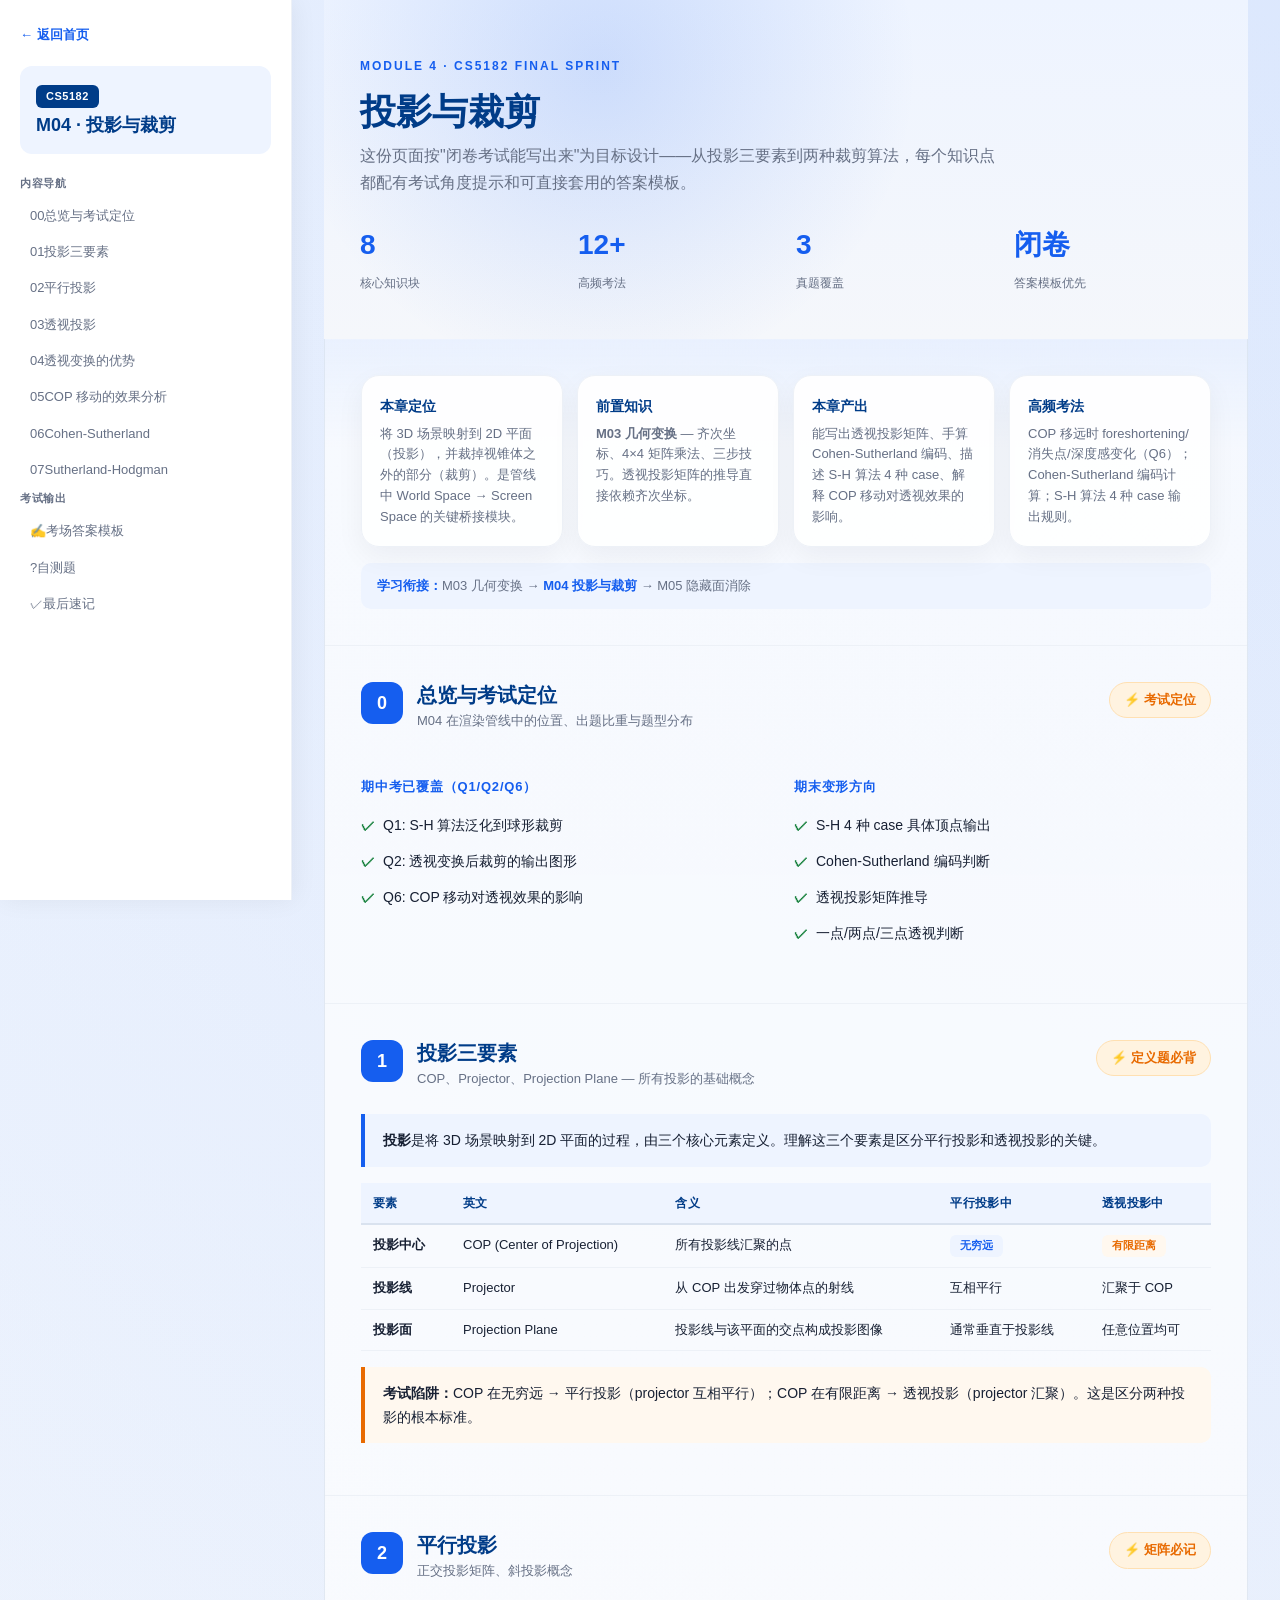
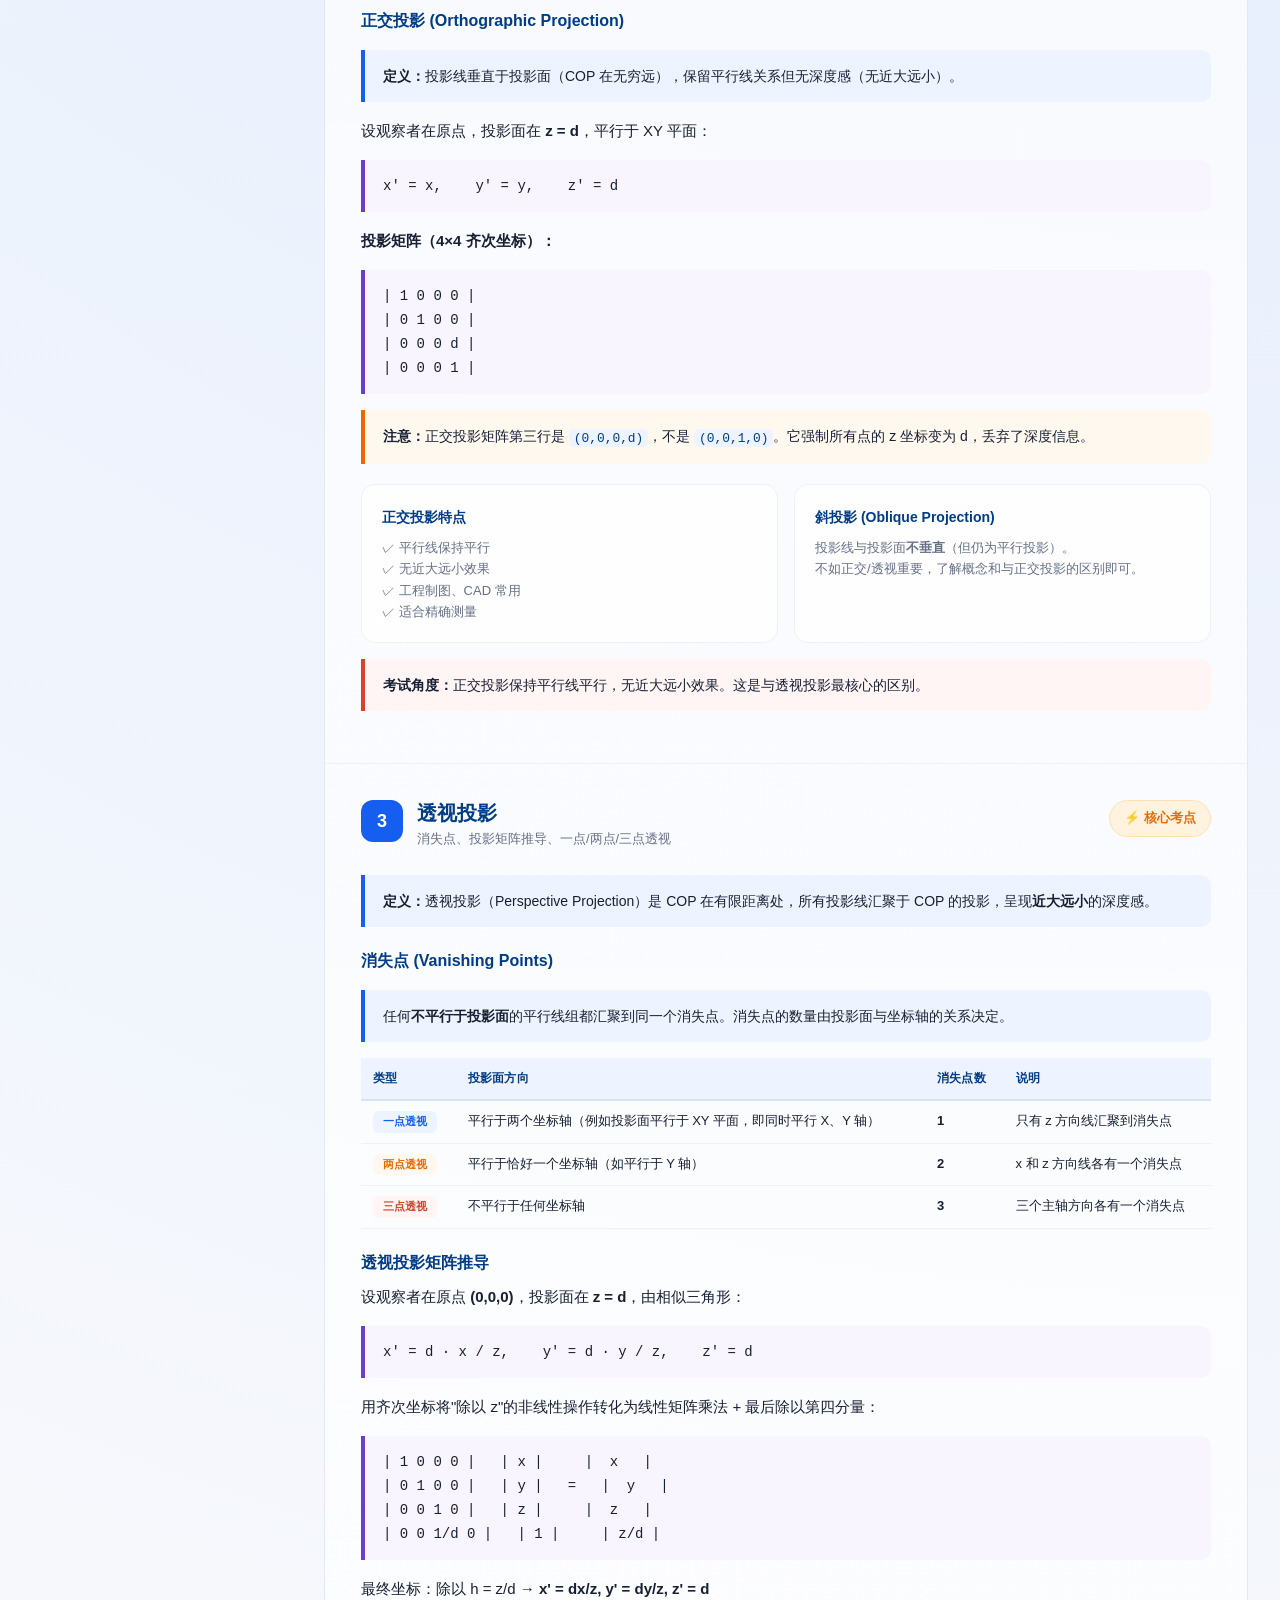
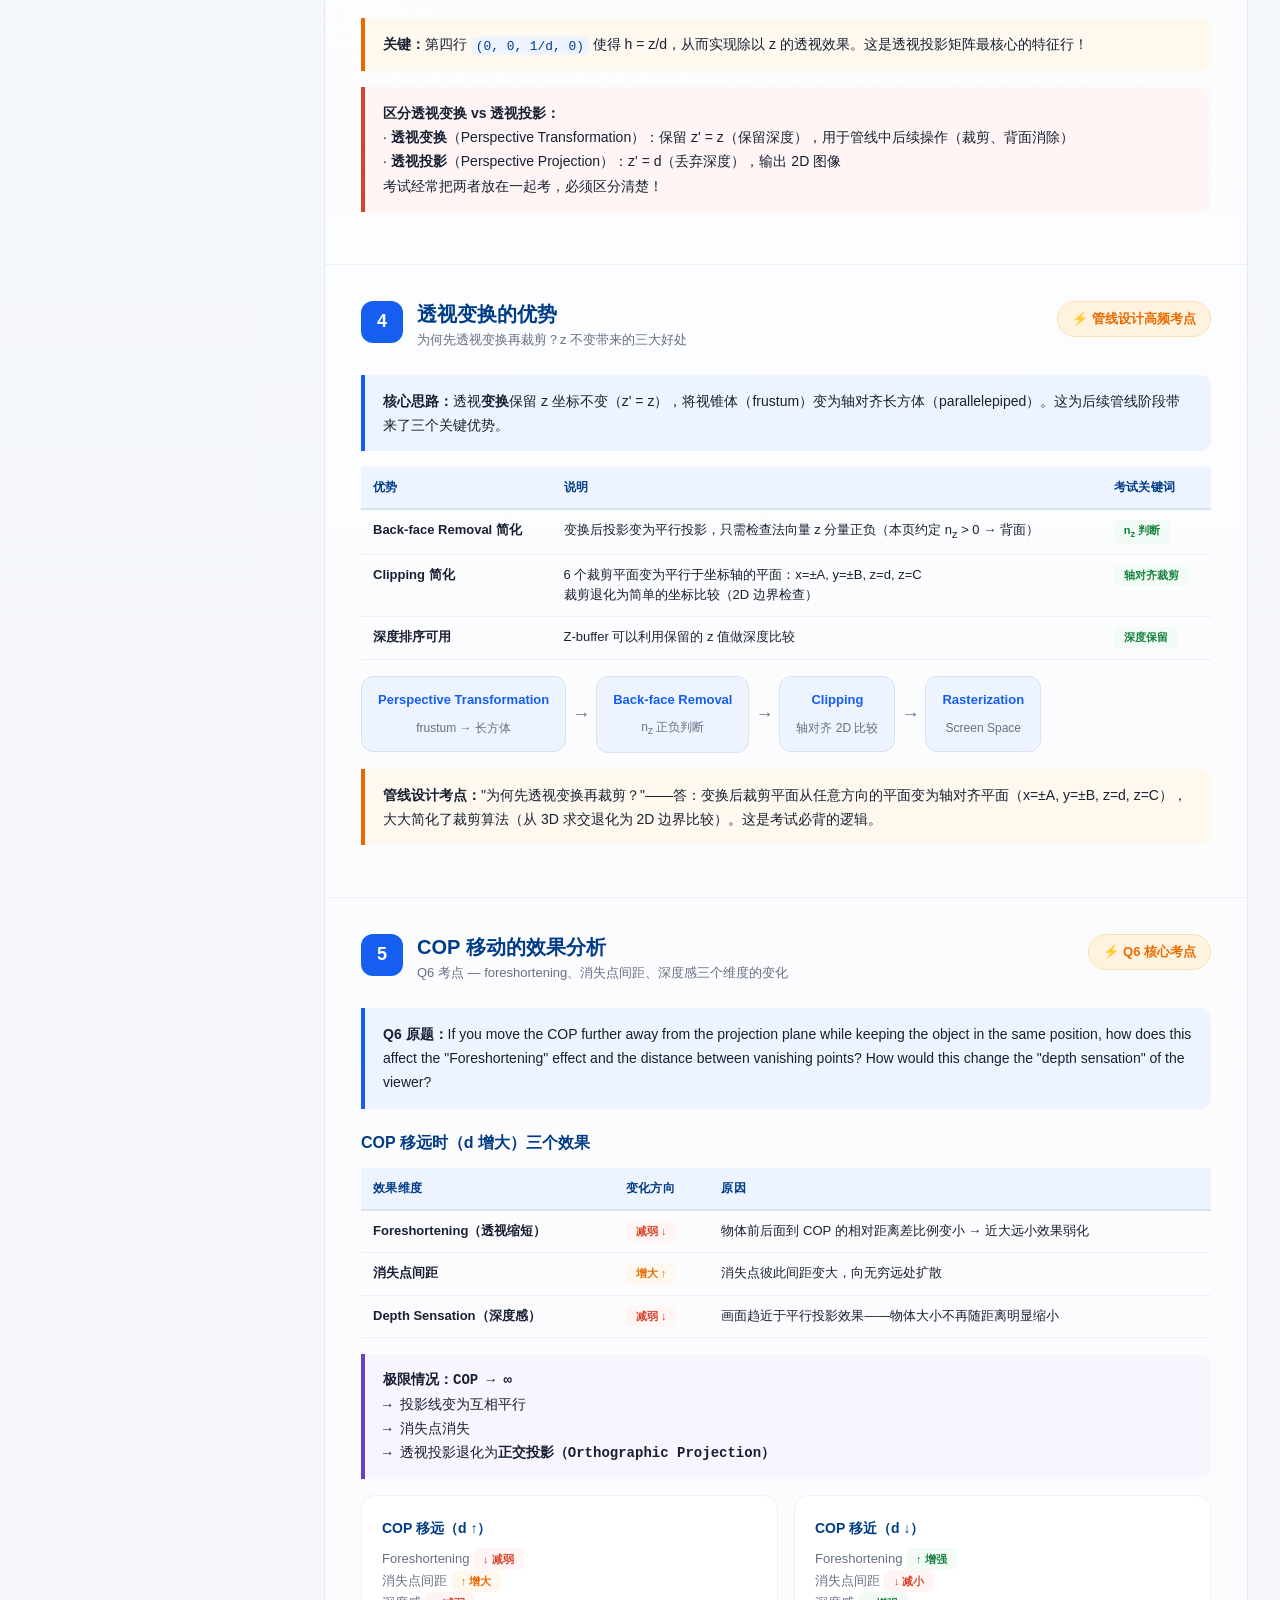
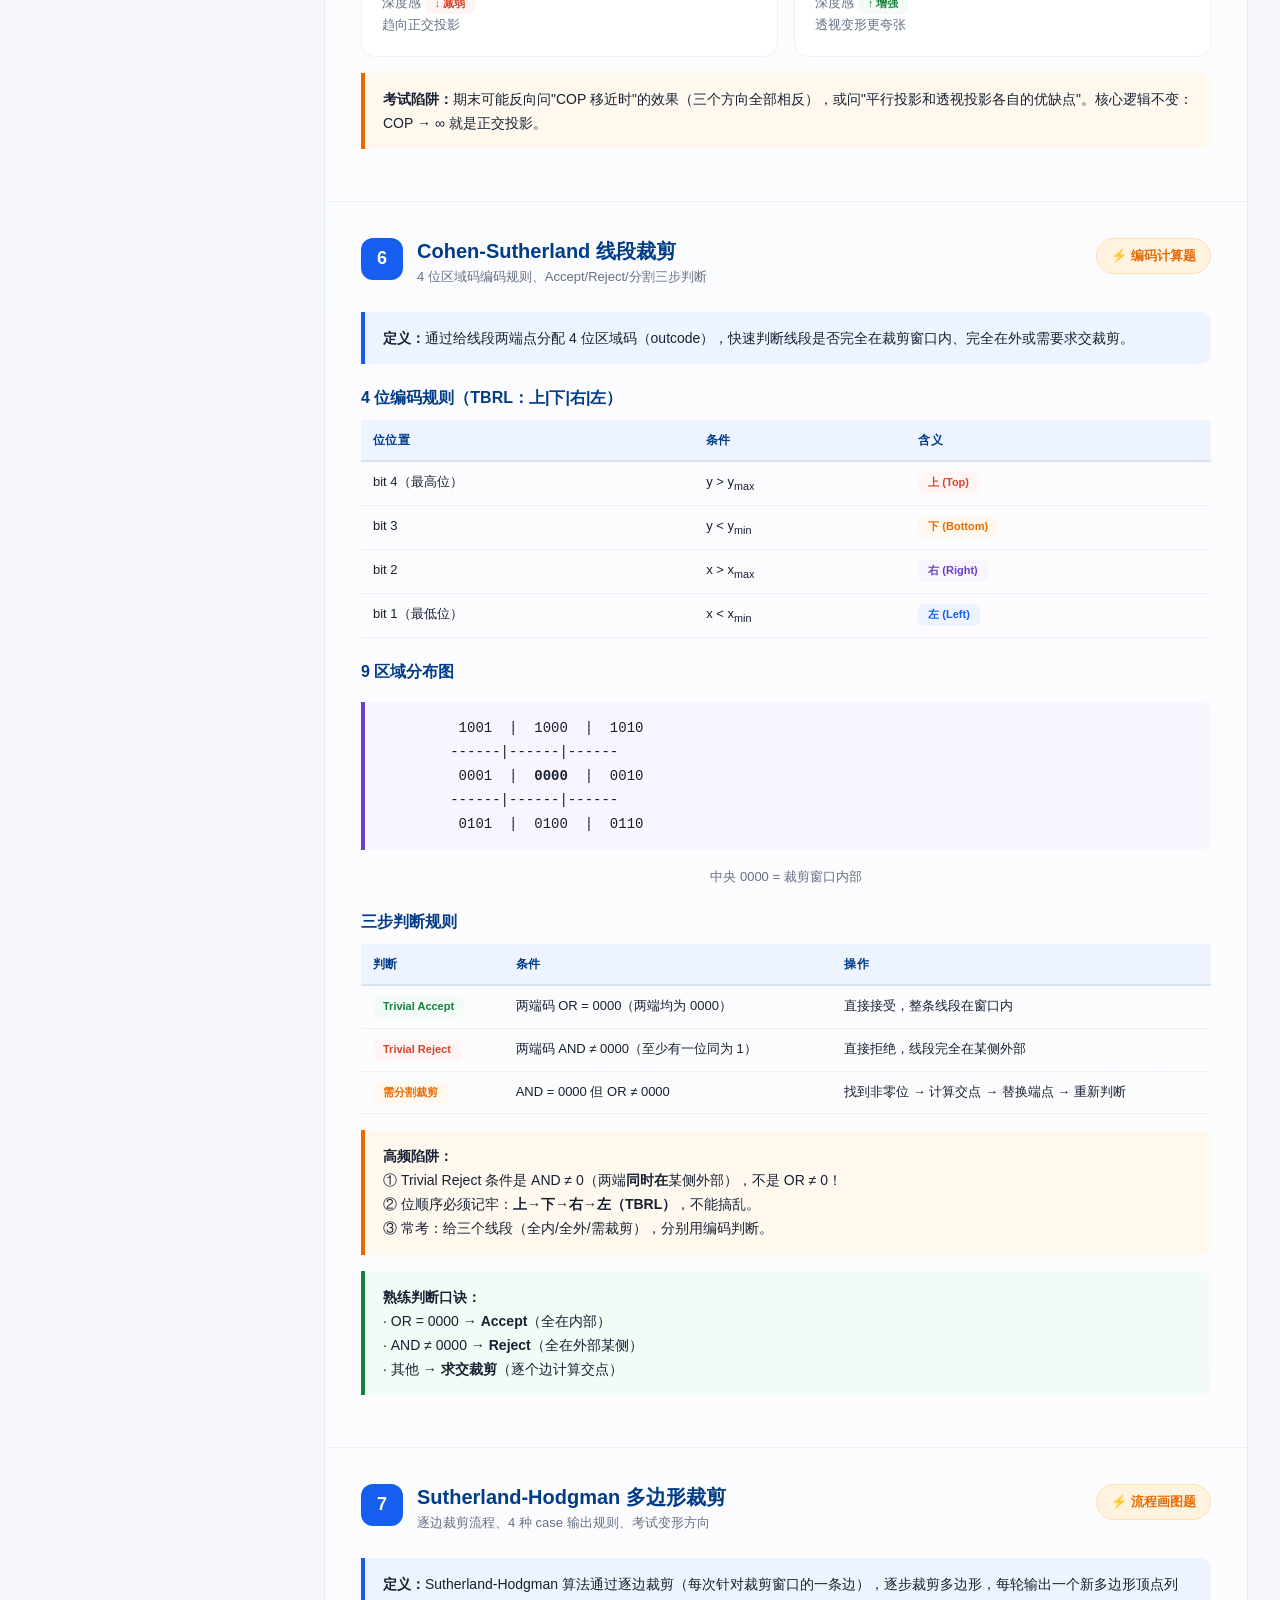
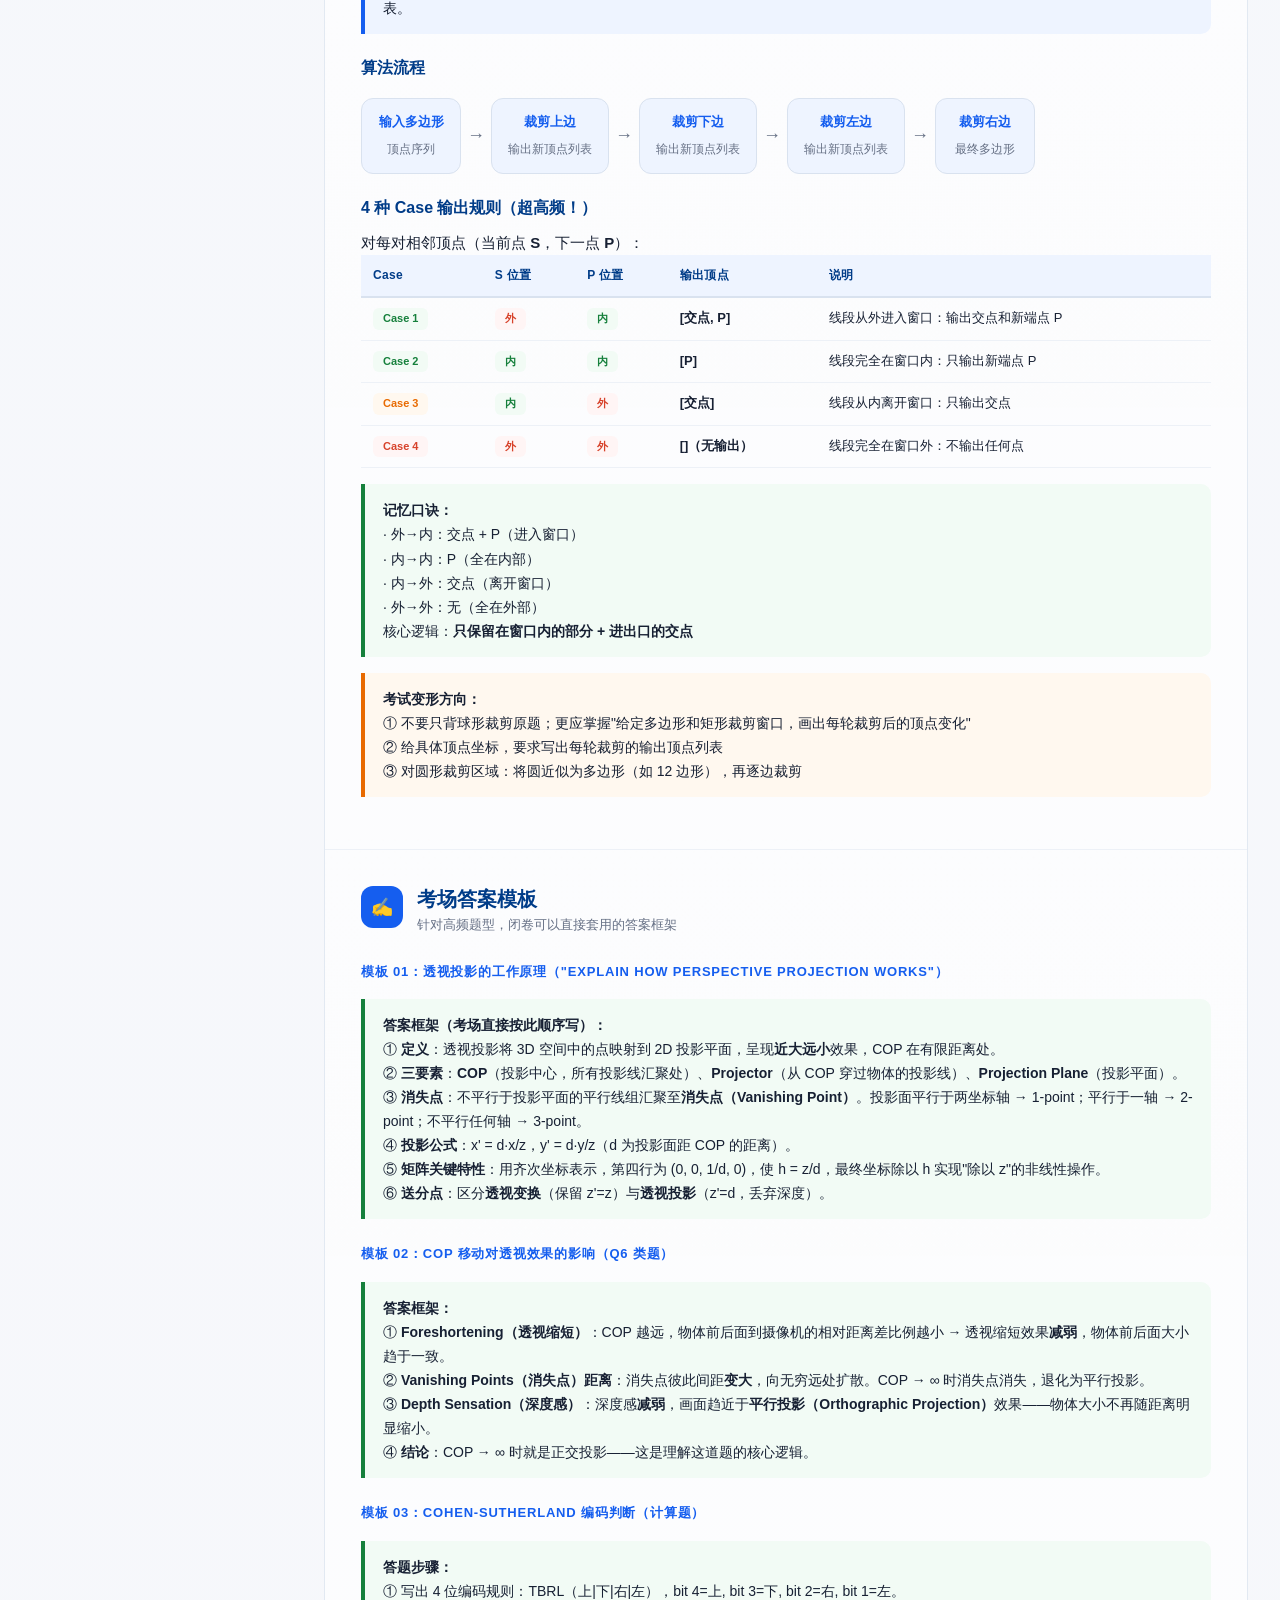
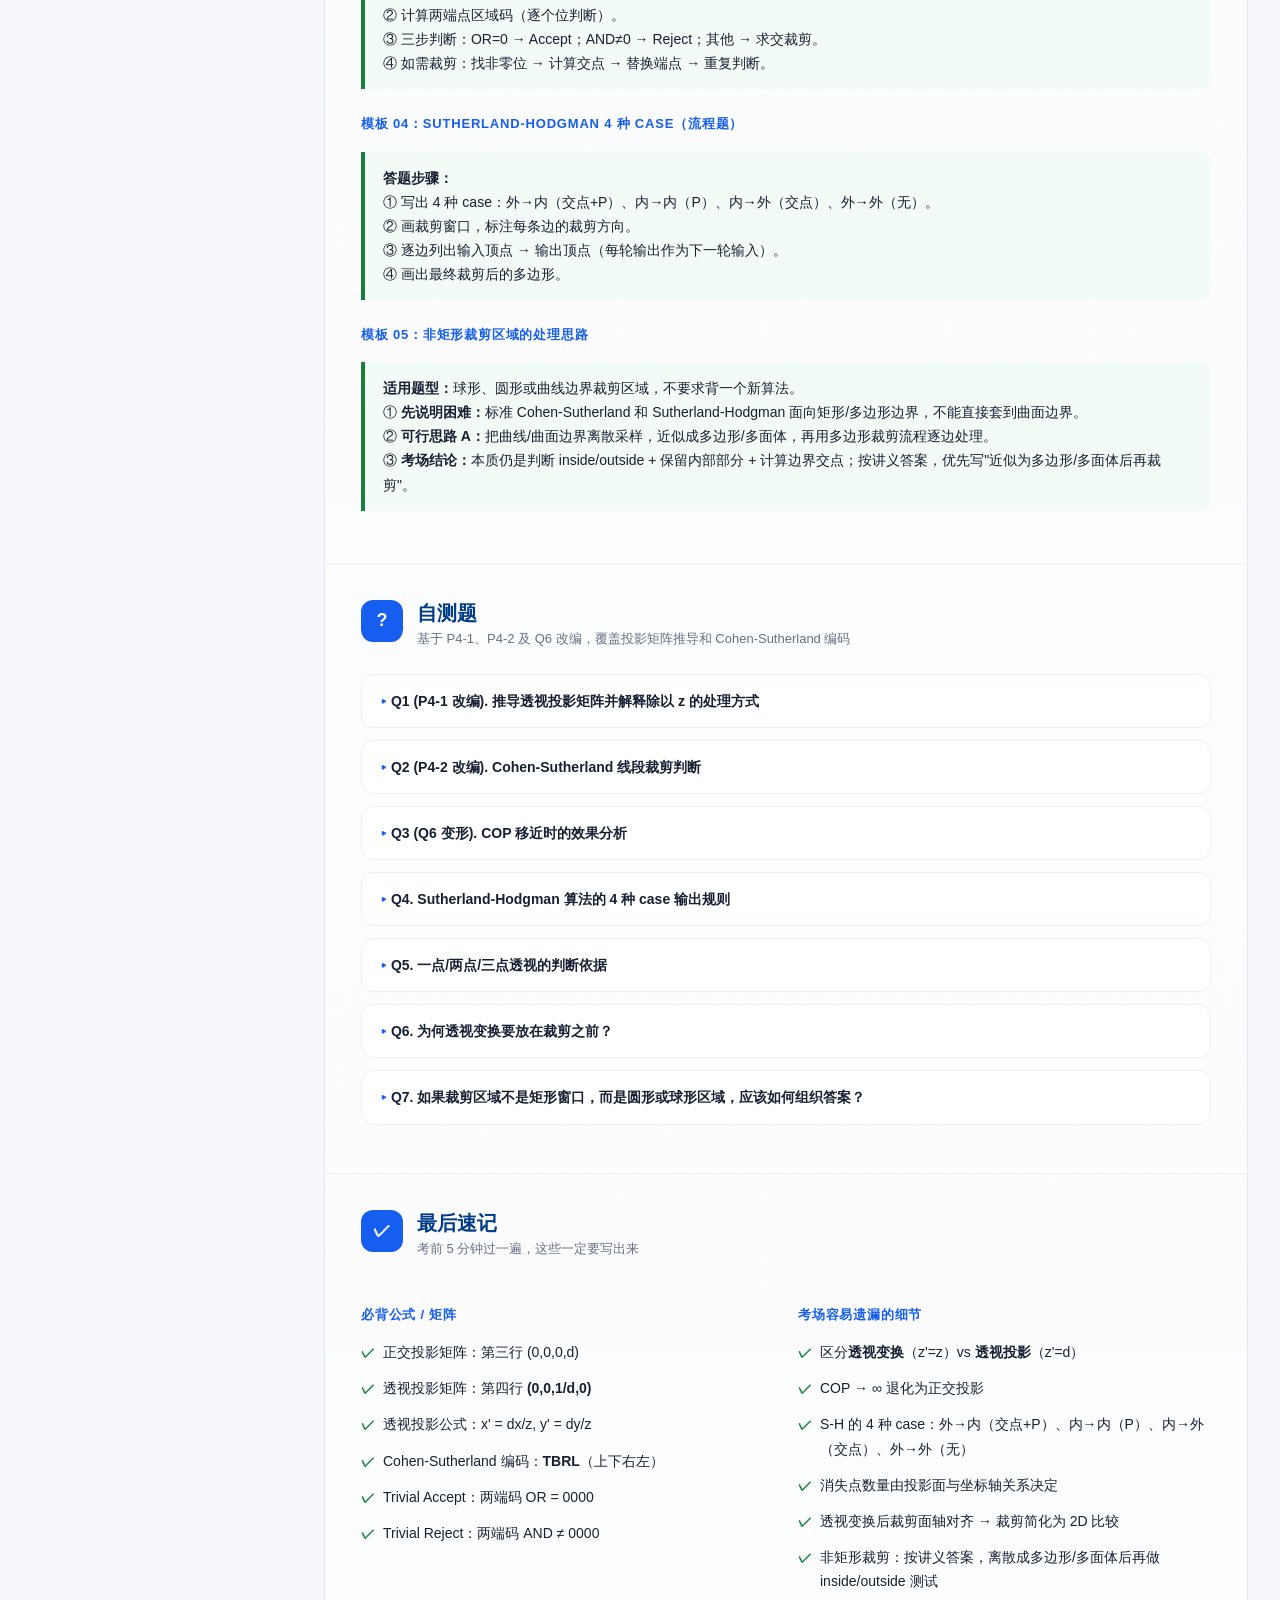
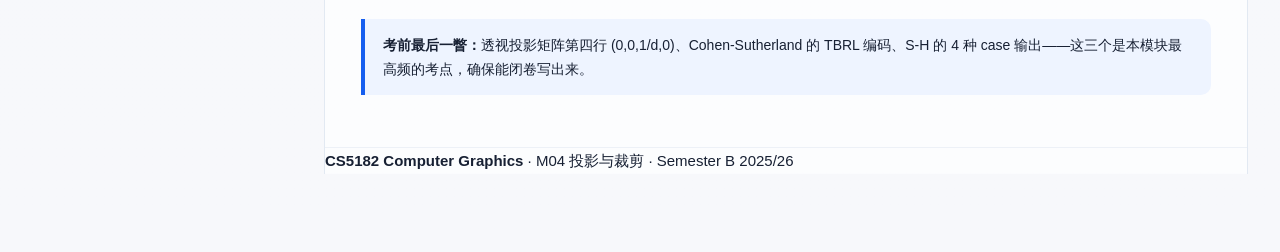
<file: CS5182_Module_4_Review.html>
<!DOCTYPE html>
<html lang="zh-CN">
<head>
<meta charset="UTF-8">
<meta name="viewport" content="width=device-width, initial-scale=1.0">
<title>CS5182 M04 · 投影与裁剪</title>
<link rel="stylesheet" href="assets/review.css">
<style>
:root {
  --bg: #f5f7fb;
  --paper: #ffffff;
  --ink: #172033;
  --muted: #667085;
  --soft: #eef4ff;
  --blue: #155EEF;
  --blue2: #003C88;
  --red: #D7422A;
  --green: #16803C;
  --orange: #E86A00;
  --purple: #6941C6;
  --border: #d9e2ef;
  --border2: #edf1f7;
  --shadow: 0 16px 40px rgba(16,24,40,.08);
  --radius: 18px;
  --sidebar: 292px;
}

*, *::before, *::after { box-sizing: border-box; margin: 0; padding: 0; }

body {
  font-family: -apple-system, BlinkMacSystemFont, "SF Pro Text", "PingFang SC", "Noto Sans SC", "Microsoft YaHei", Arial, sans-serif;
  font-size: 15px; line-height: 1.72; color: var(--ink);
  background:
    radial-gradient(circle at top right, rgba(21,94,239,.12), transparent 34%),
    linear-gradient(180deg, #f8fbff 0%, #f5f7fb 45%, #f7f8fb 100%);
  min-height: 100vh;
}

/* ── pipeline ── */
.pipeline { display: flex; flex-wrap: wrap; align-items: center; gap: 0; margin: 16px 0; }
.pipe {
  background: var(--soft); border: 1px solid var(--border); border-radius: 12px;
  padding: 12px 16px; text-align: center; min-width: 100px;
}
.pipe b { display: block; font-size: 13px; color: var(--blue); margin-bottom: 2px; }
.pipe span { font-size: 12px; color: var(--muted); }
.pipeline .arrow {
  font-size: 18px; color: var(--muted); font-weight: 700;
  padding: 0 6px;
}

/* ── grid layouts ── */
.grid-2 { display: grid; grid-template-columns: 1fr 1fr; gap: 16px; margin: 16px 0; }
.grid-3 { display: grid; grid-template-columns: 1fr 1fr 1fr; gap: 16px; margin: 16px 0; }
.card {
  background: rgba(255,255,255,.88); border: 1px solid var(--border2);
  border-radius: 14px; padding: 20px;
}
.card h3 { font-size: 14px; font-weight: 800; color: var(--blue2); margin-bottom: 8px; }
.card p { font-size: 13px; color: var(--muted); line-height: 1.65; }

/* ── tables ── */
table { width: 100%; border-collapse: collapse; font-size: 13px; margin: 12px 0; }
thead th {
  background: var(--soft); font-weight: 700; color: var(--blue2);
  padding: 10px 12px; text-align: left; border-bottom: 2px solid var(--border);
  font-size: 12px; letter-spacing: .3px;
}
tbody td {
  padding: 10px 12px; border-bottom: 1px solid var(--border2);
  vertical-align: top; line-height: 1.6;
}
tbody tr:hover { background: #fafbff; }

/* ── code ── */
pre {
  background: #0f172a; color: #e2e8f0; padding: 18px 22px; border-radius: 12px;
  overflow-x: auto; font-size: 13px; line-height: 1.65; margin: 12px 0;
}
pre code { font-family: "SFMono-Regular","Consolas","Menlo","Fira Code",monospace; }
.kw { color: #7dd3fc; } .st { color: #86efac; } .nu { color: #fdba74; }
.cm { color: #64748b; } .er { color: #fca5a5; } .ok { color: #86efac; }

/* ── details (quiz) ── */
details {
  background: rgba(255,255,255,.88); border: 1px solid var(--border2);
  border-radius: 12px; padding: 0; margin-bottom: 12px;
}
details summary {
  padding: 14px 18px; font-weight: 700; font-size: 14px; color: var(--ink);
  cursor: pointer; user-select: none; list-style: none;
}
details summary::-webkit-details-marker { display: none; }
details summary::before { content: "▸ "; color: var(--blue); font-weight: 800; }
details[open] summary::before { content: "▾ "; }
.detail-body { padding: 0 18px 16px; font-size: 14px; color: var(--ink); line-height: 1.7; }

/* ── mini-title ── */
.mini-title {
  font-size: 13px; font-weight: 700; color: var(--blue); text-transform: uppercase;
  letter-spacing: .8px; margin: 20px 0 8px;
}

/* ── quick / checklist ── */
.quick { display: grid; grid-template-columns: 1fr 1fr; gap: 24px; margin-top: 16px; }
.checklist { list-style: none; padding: 0; }
.checklist li {
  padding: 6px 0 6px 22px; position: relative; font-size: 14px; color: var(--ink);
}
.checklist li::before { content: "✓"; position: absolute; left: 0; color: var(--green); font-weight: 800; }

/* ── outline table ── */
.outline-grid { display: grid; grid-template-columns: 1fr 1fr; gap: 16px; margin: 16px 0; }

/* responsive overrides */
@media(max-width:980px){
  .grid-2,.grid-3,.quick{grid-template-columns:1fr}
}</style>
</head>
<body>

<div class="shell">
  <!-- sidebar -->
  <aside class="sidebar">
    <a class="back-link" href="index.html">← 返回首页</a>
    <div class="mod-id">
      <span class="badge-cs">CS5182</span>
      <h2>M04 · 投影与裁剪</h2>
    </div>
    <nav class="nav-group">
      <div class="nav-label">内容导航</div>
      <a class="nav-link" href="#roadmap"><span class="nav-num">00</span>总览与考试定位</a>
      <a class="nav-link" href="#projection-basics"><span class="nav-num">01</span>投影三要素</a>
      <a class="nav-link" href="#parallel"><span class="nav-num">02</span>平行投影</a>
      <a class="nav-link" href="#perspective"><span class="nav-num">03</span>透视投影</a>
      <a class="nav-link" href="#perspective-transform"><span class="nav-num">04</span>透视变换的优势</a>
      <a class="nav-link" href="#cop-effect"><span class="nav-num">05</span>COP 移动的效果分析</a>
      <a class="nav-link" href="#cohen-sutherland"><span class="nav-num">06</span>Cohen-Sutherland</a>
      <a class="nav-link" href="#sutherland-hodgman"><span class="nav-num">07</span>Sutherland-Hodgman</a>
      <div class="nav-label">考试输出</div>
      <a class="nav-link" href="#templates"><span class="nav-num">✍</span>考场答案模板</a>
      <a class="nav-link" href="#quiz"><span class="nav-num">?</span>自测题</a>
      <a class="nav-link" href="#final-recall"><span class="nav-num">✓</span>最后速记</a>
    </nav>
  </aside>

  <!-- main -->
  <main class="main">

    <!-- hero -->
    <header class="hero">
      <div class="kicker">MODULE 4 · CS5182 Final Sprint</div>
      <h2>投影与裁剪</h2>
      <p class="hero-sub">这份页面按"闭卷考试能写出来"为目标设计——从投影三要素到两种裁剪算法，每个知识点都配有考试角度提示和可直接套用的答案模板。</p>
      <div class="hero-grid">
        <div class="hero-stat"><b>8</b><span>核心知识块</span></div>
        <div class="hero-stat"><b>12+</b><span>高频考法</span></div>
        <div class="hero-stat"><b>3</b><span>真题覆盖</span></div>
        <div class="hero-stat"><b>闭卷</b><span>答案模板优先</span></div>
      </div>
    </header>

    <div class="content">

      <!-- module-entry -->
      <section class="section module-entry">
        <div class="entry-grid">
          <article class="concept-card">
            <h3>本章定位</h3>
            <p>将 3D 场景映射到 2D 平面（投影），并裁掉视锥体之外的部分（裁剪）。是管线中 World Space → Screen Space 的关键桥接模块。</p>
          </article>
          <article class="concept-card">
            <h3>前置知识</h3>
            <p><strong>M03 几何变换</strong> — 齐次坐标、4×4 矩阵乘法、三步技巧。透视投影矩阵的推导直接依赖齐次坐标。</p>
          </article>
          <article class="concept-card">
            <h3>本章产出</h3>
            <p>能写出透视投影矩阵、手算 Cohen-Sutherland 编码、描述 S-H 算法 4 种 case、解释 COP 移动对透视效果的影响。</p>
          </article>
          <article class="concept-card">
            <h3>高频考法</h3>
            <p>COP 移远时 foreshortening/消失点/深度感变化（Q6）；Cohen-Sutherland 编码计算；S-H 算法 4 种 case 输出规则。</p>
          </article>
        </div>
        <div class="bridge-note">
          <strong>学习衔接：</strong>M03 几何变换 → <strong>M04 投影与裁剪</strong> → M05 隐藏面消除
        </div>
      </section>

      <!-- Section 0: 总览与考试定位 -->
      <section class="section" id="roadmap">
        <div class="section-head">
          <div class="section-title">
            <div class="badge-num">0</div>
            <div>
              <h2>总览与考试定位</h2>
              <p class="lead">M04 在渲染管线中的位置、出题比重与题型分布</p>
            </div>
          </div>
          <span class="exam-chip">⚡ 考试定位</span>
        </div>

        <div class="outline-grid" style="margin-top:20px;">
          <div>
            <p class="mini-title">期中考已覆盖（Q1/Q2/Q6）</p>
            <ul class="checklist">
              <li>Q1: S-H 算法泛化到球形裁剪</li>
              <li>Q2: 透视变换后裁剪的输出图形</li>
              <li>Q6: COP 移动对透视效果的影响</li>
            </ul>
          </div>
          <div>
            <p class="mini-title">期末变形方向</p>
            <ul class="checklist">
              <li>S-H 4 种 case 具体顶点输出</li>
              <li>Cohen-Sutherland 编码判断</li>
              <li>透视投影矩阵推导</li>
              <li>一点/两点/三点透视判断</li>
            </ul>
          </div>
        </div>
      </section>

      <!-- =============================== -->
      <!-- Section 1: 投影三要素 -->
      <!-- =============================== -->
      <section class="section" id="projection-basics">
        <div class="section-head">
          <div class="section-title">
            <div class="badge-num">1</div>
            <div>
              <h2>投影三要素</h2>
              <p class="lead">COP、Projector、Projection Plane — 所有投影的基础概念</p>
            </div>
          </div>
          <span class="exam-chip">⚡ 定义题必背</span>
        </div>

        <div class="note">
          <strong>投影</strong>是将 3D 场景映射到 2D 平面的过程，由三个核心元素定义。理解这三个要素是区分平行投影和透视投影的关键。
        </div>

        <table>
          <thead>
            <tr><th>要素</th><th>英文</th><th>含义</th><th>平行投影中</th><th>透视投影中</th></tr>
          </thead>
          <tbody>
            <tr>
              <td><strong>投影中心</strong></td>
              <td>COP (Center of Projection)</td>
              <td>所有投影线汇聚的点</td>
              <td><span class="label">无穷远</span></td>
              <td><span class="label orange">有限距离</span></td>
            </tr>
            <tr>
              <td><strong>投影线</strong></td>
              <td>Projector</td>
              <td>从 COP 出发穿过物体点的射线</td>
              <td>互相平行</td>
              <td>汇聚于 COP</td>
            </tr>
            <tr>
              <td><strong>投影面</strong></td>
              <td>Projection Plane</td>
              <td>投影线与该平面的交点构成投影图像</td>
              <td>通常垂直于投影线</td>
              <td>任意位置均可</td>
            </tr>
          </tbody>
        </table>

        <div class="warn">
          <strong>考试陷阱：</strong>COP 在无穷远 → 平行投影（projector 互相平行）；COP 在有限距离 → 透视投影（projector 汇聚）。这是区分两种投影的根本标准。
        </div>
      </section>

      <!-- =============================== -->
      <!-- Section 2: 平行投影 -->
      <!-- =============================== -->
      <section class="section" id="parallel">
        <div class="section-head">
          <div class="section-title">
            <div class="badge-num">2</div>
            <div>
              <h2>平行投影</h2>
              <p class="lead">正交投影矩阵、斜投影概念</p>
            </div>
          </div>
          <span class="exam-chip">⚡ 矩阵必记</span>
        </div>

        <h3 style="font-size:16px;font-weight:800;color:var(--blue2);margin-bottom:8px;">正交投影 (Orthographic Projection)</h3>

        <div class="note">
          <strong>定义：</strong>投影线垂直于投影面（COP 在无穷远），保留平行线关系但无深度感（无近大远小）。
        </div>

        <p>设观察者在原点，投影面在 <strong>z = d</strong>，平行于 XY 平面：</p>

        <div class="formula">
          x' = x, &nbsp;&nbsp; y' = y, &nbsp;&nbsp; z' = d
        </div>

        <p><strong>投影矩阵（4×4 齐次坐标）：</strong></p>

        <div class="formula">
          | 1  0  0  0 |<br>
          | 0  1  0  0 |<br>
          | 0  0  0  d |<br>
          | 0  0  0  1 |
        </div>

        <div class="warn">
          <strong>注意：</strong>正交投影矩阵第三行是 <code>(0,0,0,d)</code>，不是 <code>(0,0,1,0)</code>。它强制所有点的 z 坐标变为 d，丢弃了深度信息。
        </div>

        <div class="grid-2" style="margin-top:20px;">
          <div class="card">
            <h3>正交投影特点</h3>
            <p>✓ 平行线保持平行<br>✓ 无近大远小效果<br>✓ 工程制图、CAD 常用<br>✓ 适合精确测量</p>
          </div>
          <div class="card">
            <h3>斜投影 (Oblique Projection)</h3>
            <p>投影线与投影面<strong>不垂直</strong>（但仍为平行投影）。<br>不如正交/透视重要，了解概念和与正交投影的区别即可。</p>
          </div>
        </div>

        <div class="exam">
          <strong>考试角度：</strong>正交投影保持平行线平行，无近大远小效果。这是与透视投影最核心的区别。
        </div>
      </section>

      <!-- =============================== -->
      <!-- Section 3: 透视投影 -->
      <!-- =============================== -->
      <section class="section" id="perspective">
        <div class="section-head">
          <div class="section-title">
            <div class="badge-num">3</div>
            <div>
              <h2>透视投影</h2>
              <p class="lead">消失点、投影矩阵推导、一点/两点/三点透视</p>
            </div>
          </div>
          <span class="exam-chip">⚡ 核心考点</span>
        </div>

        <div class="note">
          <strong>定义：</strong>透视投影（Perspective Projection）是 COP 在有限距离处，所有投影线汇聚于 COP 的投影，呈现<strong>近大远小</strong>的深度感。
        </div>

        <!-- 消失点 -->
        <h3 style="font-size:16px;font-weight:800;color:var(--blue2);margin:20px 0 8px;">消失点 (Vanishing Points)</h3>

        <div class="note">
          任何<strong>不平行于投影面</strong>的平行线组都汇聚到同一个消失点。消失点的数量由投影面与坐标轴的关系决定。
        </div>

        <table>
          <thead>
            <tr><th>类型</th><th>投影面方向</th><th>消失点数</th><th>说明</th></tr>
          </thead>
          <tbody>
            <tr>
              <td><span class="label">一点透视</span></td>
              <td>平行于两个坐标轴（例如投影面平行于 XY 平面，即同时平行 X、Y 轴）</td>
              <td><strong>1</strong></td>
              <td>只有 z 方向线汇聚到消失点</td>
            </tr>
            <tr>
              <td><span class="label orange">两点透视</span></td>
              <td>平行于恰好一个坐标轴（如平行于 Y 轴）</td>
              <td><strong>2</strong></td>
              <td>x 和 z 方向线各有一个消失点</td>
            </tr>
            <tr>
              <td><span class="label red">三点透视</span></td>
              <td>不平行于任何坐标轴</td>
              <td><strong>3</strong></td>
              <td>三个主轴方向各有一个消失点</td>
            </tr>
          </tbody>
        </table>

        <!-- 投影矩阵 -->
        <h3 style="font-size:16px;font-weight:800;color:var(--blue2);margin:20px 0 8px;">透视投影矩阵推导</h3>

        <p>设观察者在原点 <strong>(0,0,0)</strong>，投影面在 <strong>z = d</strong>，由相似三角形：</p>

        <div class="formula">
          x' = d · x / z, &nbsp;&nbsp; y' = d · y / z, &nbsp;&nbsp; z' = d
        </div>

        <p>用齐次坐标将"除以 z"的非线性操作转化为线性矩阵乘法 + 最后除以第四分量：</p>

        <div class="formula">
          | 1   0   0   0 | &nbsp; | x | &nbsp; &nbsp; | &nbsp;x &nbsp; |<br>
          | 0   1   0   0 | &nbsp; | y | &nbsp; = &nbsp; | &nbsp;y &nbsp; |<br>
          | 0   0   1   0 | &nbsp; | z | &nbsp; &nbsp; | &nbsp;z &nbsp; |<br>
          | 0   0  1/d  0 | &nbsp; | 1 | &nbsp; &nbsp; | z/d |
        </div>

        <p>最终坐标：除以 h = z/d → <strong>x' = dx/z, y' = dy/z, z' = d</strong></p>

        <div class="warn">
          <strong>关键：</strong>第四行 <code>(0, 0, 1/d, 0)</code> 使得 h = z/d，从而实现除以 z 的透视效果。这是透视投影矩阵最核心的特征行！
        </div>

        <div class="exam">
          <strong>区分透视变换 vs 透视投影：</strong><br>
          · <strong>透视变换</strong>（Perspective Transformation）：保留 z' = z（保留深度），用于管线中后续操作（裁剪、背面消除）<br>
          · <strong>透视投影</strong>（Perspective Projection）：z' = d（丢弃深度），输出 2D 图像<br>
          考试经常把两者放在一起考，必须区分清楚！
        </div>
      </section>

      <!-- =============================== -->
      <!-- Section 4: 透视变换的优势 -->
      <!-- =============================== -->
      <section class="section" id="perspective-transform">
        <div class="section-head">
          <div class="section-title">
            <div class="badge-num">4</div>
            <div>
              <h2>透视变换的优势</h2>
              <p class="lead">为何先透视变换再裁剪？z 不变带来的三大好处</p>
            </div>
          </div>
          <span class="exam-chip">⚡ 管线设计高频考点</span>
        </div>

        <div class="note">
          <strong>核心思路：</strong>透视<strong>变换</strong>保留 z 坐标不变（z' = z），将视锥体（frustum）变为轴对齐长方体（parallelepiped）。这为后续管线阶段带来了三个关键优势。
        </div>

        <table>
          <thead>
            <tr><th>优势</th><th>说明</th><th>考试关键词</th></tr>
          </thead>
          <tbody>
            <tr>
              <td><strong>Back-face Removal 简化</strong></td>
              <td>变换后投影变为平行投影，只需检查法向量 z 分量正负（本页约定 n<sub>z</sub> > 0 → 背面）</td>
              <td><span class="label green">n<sub>z</sub> 判断</span></td>
            </tr>
            <tr>
              <td><strong>Clipping 简化</strong></td>
              <td>6 个裁剪平面变为平行于坐标轴的平面：x=±A, y=±B, z=d, z=C<br>裁剪退化为简单的坐标比较（2D 边界检查）</td>
              <td><span class="label green">轴对齐裁剪</span></td>
            </tr>
            <tr>
              <td><strong>深度排序可用</strong></td>
              <td>Z-buffer 可以利用保留的 z 值做深度比较</td>
              <td><span class="label green">深度保留</span></td>
            </tr>
          </tbody>
        </table>

        <div class="pipeline">
          <div class="pipe"><b>Perspective Transformation</b><span>frustum → 长方体</span></div>
          <span class="arrow">→</span>
          <div class="pipe"><b>Back-face Removal</b><span>n<sub>z</sub> 正负判断</span></div>
          <span class="arrow">→</span>
          <div class="pipe"><b>Clipping</b><span>轴对齐 2D 比较</span></div>
          <span class="arrow">→</span>
          <div class="pipe"><b>Rasterization</b><span>Screen Space</span></div>
        </div>

        <div class="warn">
          <strong>管线设计考点：</strong>"为何先透视变换再裁剪？"——答：变换后裁剪平面从任意方向的平面变为轴对齐平面（x=±A, y=±B, z=d, z=C），大大简化了裁剪算法（从 3D 求交退化为 2D 边界比较）。这是考试必背的逻辑。
        </div>
      </section>

      <!-- =============================== -->
      <!-- Section 5: COP 移动的效果分析 -->
      <!-- =============================== -->
      <section class="section" id="cop-effect">
        <div class="section-head">
          <div class="section-title">
            <div class="badge-num">5</div>
            <div>
              <h2>COP 移动的效果分析</h2>
              <p class="lead">Q6 考点 — foreshortening、消失点间距、深度感三个维度的变化</p>
            </div>
          </div>
          <span class="exam-chip">⚡ Q6 核心考点</span>
        </div>

        <div class="note">
          <strong>Q6 原题：</strong>If you move the COP further away from the projection plane while keeping the object in the same position, how does this affect the "Foreshortening" effect and the distance between vanishing points? How would this change the "depth sensation" of the viewer?
        </div>

        <h3 style="font-size:16px;font-weight:800;color:var(--blue2);margin:20px 0 12px;">COP 移远时（d 增大）三个效果</h3>

        <table>
          <thead>
            <tr><th>效果维度</th><th>变化方向</th><th>原因</th></tr>
          </thead>
          <tbody>
            <tr>
              <td><strong>Foreshortening（透视缩短）</strong></td>
              <td><span class="label red">减弱 ↓</span></td>
              <td>物体前后面到 COP 的相对距离差比例变小 → 近大远小效果弱化</td>
            </tr>
            <tr>
              <td><strong>消失点间距</strong></td>
              <td><span class="label orange">增大 ↑</span></td>
              <td>消失点彼此间距变大，向无穷远处扩散</td>
            </tr>
            <tr>
              <td><strong>Depth Sensation（深度感）</strong></td>
              <td><span class="label red">减弱 ↓</span></td>
              <td>画面趋近于平行投影效果——物体大小不再随距离明显缩小</td>
            </tr>
          </tbody>
        </table>

        <div class="formula">
          <strong>极限情况：COP → ∞</strong><br>
          → 投影线变为互相平行<br>
          → 消失点消失<br>
          → 透视投影退化为<strong>正交投影（Orthographic Projection）</strong>
        </div>

        <div class="grid-2" style="margin-top:16px;">
          <div class="card">
            <h3>COP 移远（d ↑）</h3>
            <p>Foreshortening <span class="label red">↓ 减弱</span><br>
            消失点间距 <span class="label orange">↑ 增大</span><br>
            深度感 <span class="label red">↓ 减弱</span><br>
            趋向正交投影</p>
          </div>
          <div class="card">
            <h3>COP 移近（d ↓）</h3>
            <p>Foreshortening <span class="label green">↑ 增强</span><br>
            消失点间距 <span class="label red">↓ 减小</span><br>
            深度感 <span class="label green">↑ 增强</span><br>
            透视变形更夸张</p>
          </div>
        </div>

        <div class="warn">
          <strong>考试陷阱：</strong>期末可能反向问"COP 移近时"的效果（三个方向全部相反），或问"平行投影和透视投影各自的优缺点"。核心逻辑不变：COP → ∞ 就是正交投影。
        </div>
      </section>

      <!-- =============================== -->
      <!-- Section 6: Cohen-Sutherland -->
      <!-- =============================== -->
      <section class="section" id="cohen-sutherland">
        <div class="section-head">
          <div class="section-title">
            <div class="badge-num">6</div>
            <div>
              <h2>Cohen-Sutherland 线段裁剪</h2>
              <p class="lead">4 位区域码编码规则、Accept/Reject/分割三步判断</p>
            </div>
          </div>
          <span class="exam-chip">⚡ 编码计算题</span>
        </div>

        <div class="note">
          <strong>定义：</strong>通过给线段两端点分配 4 位区域码（outcode），快速判断线段是否完全在裁剪窗口内、完全在外或需要求交裁剪。
        </div>

        <h3 style="font-size:16px;font-weight:800;color:var(--blue2);margin:20px 0 8px;">4 位编码规则（TBRL：上|下|右|左）</h3>

        <table>
          <thead>
            <tr><th>位位置</th><th>条件</th><th>含义</th></tr>
          </thead>
          <tbody>
            <tr><td>bit 4（最高位）</td><td>y > y<sub>max</sub></td><td><span class="label red">上 (Top)</span></td></tr>
            <tr><td>bit 3</td><td>y < y<sub>min</sub></td><td><span class="label orange">下 (Bottom)</span></td></tr>
            <tr><td>bit 2</td><td>x > x<sub>max</sub></td><td><span class="label purple">右 (Right)</span></td></tr>
            <tr><td>bit 1（最低位）</td><td>x < x<sub>min</sub></td><td><span class="label">左 (Left)</span></td></tr>
          </tbody>
        </table>

        <h3 style="font-size:16px;font-weight:800;color:var(--blue2);margin:20px 0 8px;">9 区域分布图</h3>

        <div class="formula">
          &nbsp;&nbsp;&nbsp;&nbsp;&nbsp;&nbsp;&nbsp;&nbsp;&nbsp;1001&nbsp;&nbsp;|&nbsp;&nbsp;1000&nbsp;&nbsp;|&nbsp;&nbsp;1010<br>
          &nbsp;&nbsp;&nbsp;&nbsp;&nbsp;&nbsp;&nbsp;&nbsp;------|------|------<br>
          &nbsp;&nbsp;&nbsp;&nbsp;&nbsp;&nbsp;&nbsp;&nbsp;&nbsp;0001&nbsp;&nbsp;|&nbsp;&nbsp;<strong>0000</strong>&nbsp;&nbsp;|&nbsp;&nbsp;0010<br>
          &nbsp;&nbsp;&nbsp;&nbsp;&nbsp;&nbsp;&nbsp;&nbsp;------|------|------<br>
          &nbsp;&nbsp;&nbsp;&nbsp;&nbsp;&nbsp;&nbsp;&nbsp;&nbsp;0101&nbsp;&nbsp;|&nbsp;&nbsp;0100&nbsp;&nbsp;|&nbsp;&nbsp;0110
        </div>
        <p style="text-align:center;font-size:13px;color:var(--muted);margin-top:4px;">中央 0000 = 裁剪窗口内部</p>

        <h3 style="font-size:16px;font-weight:800;color:var(--blue2);margin:20px 0 8px;">三步判断规则</h3>

        <table>
          <thead>
            <tr><th>判断</th><th>条件</th><th>操作</th></tr>
          </thead>
          <tbody>
            <tr>
              <td><span class="label green">Trivial Accept</span></td>
              <td>两端码 OR = 0000（两端均为 0000）</td>
              <td>直接接受，整条线段在窗口内</td>
            </tr>
            <tr>
              <td><span class="label red">Trivial Reject</span></td>
              <td>两端码 AND ≠ 0000（至少有一位同为 1）</td>
              <td>直接拒绝，线段完全在某侧外部</td>
            </tr>
            <tr>
              <td><span class="label orange">需分割裁剪</span></td>
              <td>AND = 0000 但 OR ≠ 0000</td>
              <td>找到非零位 → 计算交点 → 替换端点 → 重新判断</td>
            </tr>
          </tbody>
        </table>

        <div class="warn">
          <strong>高频陷阱：</strong><br>
          ① Trivial Reject 条件是 AND ≠ 0（两端<strong>同时在</strong>某侧外部），不是 OR ≠ 0！<br>
          ② 位顺序必须记牢：<strong>上→下→右→左（TBRL）</strong>，不能搞乱。<br>
          ③ 常考：给三个线段（全内/全外/需裁剪），分别用编码判断。
        </div>

        <div class="answer-box">
          <strong>熟练判断口诀：</strong><br>
          · OR = 0000 → <strong>Accept</strong>（全在内部）<br>
          · AND ≠ 0000 → <strong>Reject</strong>（全在外部某侧）<br>
          · 其他 → <strong>求交裁剪</strong>（逐个边计算交点）
        </div>
      </section>

      <!-- =============================== -->
      <!-- Section 7: Sutherland-Hodgman -->
      <!-- =============================== -->
      <section class="section" id="sutherland-hodgman">
        <div class="section-head">
          <div class="section-title">
            <div class="badge-num">7</div>
            <div>
              <h2>Sutherland-Hodgman 多边形裁剪</h2>
              <p class="lead">逐边裁剪流程、4 种 case 输出规则、考试变形方向</p>
            </div>
          </div>
          <span class="exam-chip">⚡ 流程画图题</span>
        </div>

        <div class="note">
          <strong>定义：</strong>Sutherland-Hodgman 算法通过逐边裁剪（每次针对裁剪窗口的一条边），逐步裁剪多边形，每轮输出一个新多边形顶点列表。
        </div>

        <h3 style="font-size:16px;font-weight:800;color:var(--blue2);margin:20px 0 8px;">算法流程</h3>

        <div class="pipeline">
          <div class="pipe"><b>输入多边形</b><span>顶点序列</span></div>
          <span class="arrow">→</span>
          <div class="pipe"><b>裁剪上边</b><span>输出新顶点列表</span></div>
          <span class="arrow">→</span>
          <div class="pipe"><b>裁剪下边</b><span>输出新顶点列表</span></div>
          <span class="arrow">→</span>
          <div class="pipe"><b>裁剪左边</b><span>输出新顶点列表</span></div>
          <span class="arrow">→</span>
          <div class="pipe"><b>裁剪右边</b><span>最终多边形</span></div>
        </div>

        <h3 style="font-size:16px;font-weight:800;color:var(--blue2);margin:20px 0 8px;">4 种 Case 输出规则（超高频！）</h3>

        <p>对每对相邻顶点（当前点 <strong>S</strong>，下一点 <strong>P</strong>）：</p>

        <table>
          <thead>
            <tr><th>Case</th><th>S 位置</th><th>P 位置</th><th>输出顶点</th><th>说明</th></tr>
          </thead>
          <tbody>
            <tr>
              <td><span class="label green">Case 1</span></td>
              <td><span class="label red">外</span></td>
              <td><span class="label green">内</span></td>
              <td><strong>[交点, P]</strong></td>
              <td>线段从外进入窗口：输出交点和新端点 P</td>
            </tr>
            <tr>
              <td><span class="label green">Case 2</span></td>
              <td><span class="label green">内</span></td>
              <td><span class="label green">内</span></td>
              <td><strong>[P]</strong></td>
              <td>线段完全在窗口内：只输出新端点 P</td>
            </tr>
            <tr>
              <td><span class="label orange">Case 3</span></td>
              <td><span class="label green">内</span></td>
              <td><span class="label red">外</span></td>
              <td><strong>[交点]</strong></td>
              <td>线段从内离开窗口：只输出交点</td>
            </tr>
            <tr>
              <td><span class="label red">Case 4</span></td>
              <td><span class="label red">外</span></td>
              <td><span class="label red">外</span></td>
              <td><strong>[]（无输出）</strong></td>
              <td>线段完全在窗口外：不输出任何点</td>
            </tr>
          </tbody>
        </table>

        <div class="answer-box">
          <strong>记忆口诀：</strong><br>
          · 外→内：交点 + P（进入窗口）<br>
          · 内→内：P（全在内部）<br>
          · 内→外：交点（离开窗口）<br>
          · 外→外：无（全在外部）<br>
          核心逻辑：<strong>只保留在窗口内的部分 + 进出口的交点</strong>
        </div>

        <div class="warn">
          <strong>考试变形方向：</strong><br>
          ① 不要只背球形裁剪原题；更应掌握"给定多边形和矩形裁剪窗口，画出每轮裁剪后的顶点变化"<br>
          ② 给具体顶点坐标，要求写出每轮裁剪的输出顶点列表<br>
          ③ 对圆形裁剪区域：将圆近似为多边形（如 12 边形），再逐边裁剪
        </div>
      </section>

      <!-- =============================== -->
      <!-- Section 8: 考场答案模板 -->
      <!-- =============================== -->
      <section class="section" id="templates">
        <div class="section-head">
          <div class="section-title">
            <div class="badge-num">✍</div>
            <div>
              <h2>考场答案模板</h2>
              <p class="lead">针对高频题型，闭卷可以直接套用的答案框架</p>
            </div>
          </div>
        </div>

        <div class="mini-title">模板 01：透视投影的工作原理（"Explain how perspective projection works"）</div>
        <div class="answer-box">
          <p><strong>答案框架（考场直接按此顺序写）：</strong></p>
          <p>① <strong>定义</strong>：透视投影将 3D 空间中的点映射到 2D 投影平面，呈现<strong>近大远小</strong>效果，COP 在有限距离处。</p>
          <p>② <strong>三要素</strong>：<strong>COP</strong>（投影中心，所有投影线汇聚处）、<strong>Projector</strong>（从 COP 穿过物体的投影线）、<strong>Projection Plane</strong>（投影平面）。</p>
          <p>③ <strong>消失点</strong>：不平行于投影平面的平行线组汇聚至<strong>消失点（Vanishing Point）</strong>。投影面平行于两坐标轴 → 1-point；平行于一轴 → 2-point；不平行任何轴 → 3-point。</p>
          <p>④ <strong>投影公式</strong>：x' = d·x/z，y' = d·y/z（d 为投影面距 COP 的距离）。</p>
          <p>⑤ <strong>矩阵关键特性</strong>：用齐次坐标表示，第四行为 (0, 0, 1/d, 0)，使 h = z/d，最终坐标除以 h 实现"除以 z"的非线性操作。</p>
          <p>⑥ <strong>送分点</strong>：区分<strong>透视变换</strong>（保留 z'=z）与<strong>透视投影</strong>（z'=d，丢弃深度）。</p>
        </div>

        <div class="mini-title" style="margin-top:24px;">模板 02：COP 移动对透视效果的影响（Q6 类题）</div>
        <div class="answer-box">
          <p><strong>答案框架：</strong></p>
          <p>① <strong>Foreshortening（透视缩短）</strong>：COP 越远，物体前后面到摄像机的相对距离差比例越小 → 透视缩短效果<strong>减弱</strong>，物体前后面大小趋于一致。</p>
          <p>② <strong>Vanishing Points（消失点）距离</strong>：消失点彼此间距<strong>变大</strong>，向无穷远处扩散。COP → ∞ 时消失点消失，退化为平行投影。</p>
          <p>③ <strong>Depth Sensation（深度感）</strong>：深度感<strong>减弱</strong>，画面趋近于<strong>平行投影（Orthographic Projection）</strong>效果——物体大小不再随距离明显缩小。</p>
          <p>④ <strong>结论</strong>：COP → ∞ 时就是正交投影——这是理解这道题的核心逻辑。</p>
        </div>

        <div class="mini-title" style="margin-top:24px;">模板 03：Cohen-Sutherland 编码判断（计算题）</div>
        <div class="answer-box">
          <p><strong>答题步骤：</strong></p>
          <p>① 写出 4 位编码规则：TBRL（上|下|右|左），bit 4=上, bit 3=下, bit 2=右, bit 1=左。</p>
          <p>② 计算两端点区域码（逐个位判断）。</p>
          <p>③ 三步判断：OR=0 → Accept；AND≠0 → Reject；其他 → 求交裁剪。</p>
          <p>④ 如需裁剪：找非零位 → 计算交点 → 替换端点 → 重复判断。</p>
        </div>

        <div class="mini-title" style="margin-top:24px;">模板 04：Sutherland-Hodgman 4 种 case（流程题）</div>
        <div class="answer-box">
          <p><strong>答题步骤：</strong></p>
          <p>① 写出 4 种 case：外→内（交点+P）、内→内（P）、内→外（交点）、外→外（无）。</p>
          <p>② 画裁剪窗口，标注每条边的裁剪方向。</p>
          <p>③ 逐边列出输入顶点 → 输出顶点（每轮输出作为下一轮输入）。</p>
          <p>④ 画出最终裁剪后的多边形。</p>
        </div>

        <div class="mini-title" style="margin-top:24px;">模板 05：非矩形裁剪区域的处理思路</div>
        <div class="answer-box">
          <p><strong>适用题型：</strong>球形、圆形或曲线边界裁剪区域，不要求背一个新算法。</p>
          <p>① <strong>先说明困难：</strong>标准 Cohen-Sutherland 和 Sutherland-Hodgman 面向矩形/多边形边界，不能直接套到曲面边界。</p>
          <p>② <strong>可行思路 A：</strong>把曲线/曲面边界离散采样，近似成多边形/多面体，再用多边形裁剪流程逐边处理。</p>
          <p>③ <strong>考场结论：</strong>本质仍是判断 inside/outside + 保留内部部分 + 计算边界交点；按讲义答案，优先写"近似为多边形/多面体后再裁剪"。</p>
        </div>
      </section>

      <!-- =============================== -->
      <!-- Section 9: 自测题 -->
      <!-- =============================== -->
      <section class="section" id="quiz">
        <div class="section-head">
          <div class="section-title">
            <div class="badge-num">?</div>
            <div>
              <h2>自测题</h2>
              <p class="lead">基于 P4-1、P4-2 及 Q6 改编，覆盖投影矩阵推导和 Cohen-Sutherland 编码</p>
            </div>
          </div>
        </div>

        <details>
          <summary>Q1 (P4-1 改编). 推导透视投影矩阵并解释除以 z 的处理方式</summary>
          <div class="detail-body">
            <p><strong>参考答案：</strong></p>
            <p>设观察者（COP）在原点 (0,0,0)，投影平面在 z = d，平行于 XY 平面。</p>
            <p><strong>几何推导（相似三角形）：</strong><br>
            对于空间中点 (x, y, z)，投影点在 z=d 平面上：<br>
            x' = d·x/z, &nbsp; y' = d·y/z, &nbsp; z' = d</p>
            <p><strong>齐次坐标处理：</strong><br>
            直接表达式非线性（z 在分母），通过引入第四分量 h = z/d：<br>
            矩阵乘法产生 (x, y, z, z/d)ᵀ，然后除以 h = z/d 恢复笛卡尔坐标。</p>
            <p><strong>透视投影矩阵：</strong></p>
            <pre><code>| 1   0   0   0 |
| 0   1   0   0 |
| 0   0   1   0 |
| 0   0  1/d  0 |</code></pre>
            <p>第四行 (0,0,1/d,0) 是关键——它使 h = z/d，从而实现透视效果。</p>
            <p><strong>区分：</strong>这是透视<strong>投影</strong>矩阵（z'=d，丢弃深度），与透视<strong>变换</strong>矩阵（z'=z，保留深度）不同。</p>
          </div>
        </details>

        <details>
          <summary>Q2 (P4-2 改编). Cohen-Sutherland 线段裁剪判断</summary>
          <div class="detail-body">
            <p>裁剪窗口：x<sub>min</sub>=1, x<sub>max</sub>=5, y<sub>min</sub>=1, y<sub>max</sub>=4</p>
            <p><strong>(a) 线段 AB：A(3,2), B(4,3)</strong><br>
            A: 全在窗口内 → code_A = 0000<br>
            B: 全在窗口内 → code_B = 0000<br>
            code_A OR code_B = 0000 → <strong>Trivial Accept（直接接受）</strong></p>
            <p><strong>(b) 线段 CD：C(0,0), D(0,5)</strong><br>
            C(0,0): x&lt;1→bit1=1, y&lt;1→bit3=1 → code_C = 0101<br>
            D(0,5): x&lt;1→bit1=1, y&gt;4→bit4=1 → code_D = 1001<br>
            code_C AND code_D = 0101 AND 1001 = 0001 ≠ 0 → <strong>Trivial Reject（直接拒绝）</strong><br>
            两点均在左边界之外。</p>
            <p><strong>(c) 线段 EF：E(2,3), F(6,0)</strong><br>
            E(2,3): 全在窗口内 → code_E = 0000<br>
            F(6,0): x&gt;5→bit2=1, y&lt;1→bit3=1 → code_F = 0110<br>
            code_E AND code_F = 0000，但 code_F ≠ 0000 → <strong>需要分割裁剪</strong><br>
            需要在右边界 (x=5) 和下边界 (y=1) 分别求交。</p>
          </div>
        </details>

        <details>
          <summary>Q3 (Q6 变形). COP 移近时的效果分析</summary>
          <div class="detail-body">
            <p>If you move the COP <strong>closer</strong> to the projection plane, how does this affect:</p>
            <p>① <strong>Foreshortening</strong>：<strong>增强</strong>。COP 越近，物体前后面的相对距离差比例越大，近大远小效果越明显。</p>
            <p>② <strong>消失点间距</strong>：<strong>减小</strong>。消失点向画面靠近，透视变形更夸张。</p>
            <p>③ <strong>深度感</strong>：<strong>增强</strong>。画面透视感更强，物体大小随距离变化更剧烈。</p>
            <p>这正好是 Q6（COP 移远）的反向问题，三个效果全部相反。</p>
          </div>
        </details>

        <details>
          <summary>Q4. Sutherland-Hodgman 算法的 4 种 case 输出规则</summary>
          <div class="detail-body">
            <p>对每对相邻顶点（S → P），逐边裁剪时的输出规则：</p>
            <table>
              <thead><tr><th>S 位置</th><th>P 位置</th><th>输出</th><th>解释</th></tr></thead>
              <tbody>
                <tr><td>外</td><td>内</td><td>[交点, P]</td><td>线段从外进入窗口</td></tr>
                <tr><td>内</td><td>内</td><td>[P]</td><td>线段完全在窗口内</td></tr>
                <tr><td>内</td><td>外</td><td>[交点]</td><td>线段从内离开窗口</td></tr>
                <tr><td>外</td><td>外</td><td>[]（无输出）</td><td>线段完全在窗口外</td></tr>
              </tbody>
            </table>
            <p>记忆：只保留在窗口内的部分 + 进出口的交点。</p>
          </div>
        </details>

        <details>
          <summary>Q5. 一点/两点/三点透视的判断依据</summary>
          <div class="detail-body">
            <p>消失点数量由<strong>投影面与坐标轴的关系</strong>决定：</p>
            <p>· <strong>1-point</strong>：投影面平行于两个坐标轴 → 只有一组轴方向线汇聚<br>
            · <strong>2-point</strong>：投影面平行于恰好一个坐标轴 → 两组轴方向线汇聚<br>
            · <strong>3-point</strong>：投影面不平行于任何坐标轴 → 三组轴方向线全部汇聚</p>
            <p>理解关键：只有<strong>不平行于投影面</strong>的平行线组才会汇聚到消失点。</p>
          </div>
        </details>

        <details>
          <summary>Q6. 为何透视变换要放在裁剪之前？</summary>
          <div class="detail-body">
            <p>透视变换前，视锥体是一个 frustum（斜截锥体），6 个裁剪平面是任意方向的平面，裁剪计算复杂。</p>
            <p>透视变换后，视锥体变为轴对齐长方体，6 个裁剪平面变为：</p>
            <p>x = ±A, &nbsp; y = ±B, &nbsp; z = d, &nbsp; z = C</p>
            <p>裁剪退化为简单的坐标范围检查（2D 比较），大幅简化了裁剪算法。</p>
            <p>同时，透视变换保留了 z 值（z'=z），使得后续的深度比较（Z-buffer）和背面消除（n<sub>z</sub> 判断）也能被简化。</p>
          </div>
        </details>

        <details>
          <summary>Q7. 如果裁剪区域不是矩形窗口，而是圆形或球形区域，应该如何组织答案？</summary>
          <div class="detail-body">
            <p><strong>参考答案：</strong>先指出标准线段/多边形裁剪算法默认使用线性边界或多边形窗口；圆形/球形边界不能直接用固定 TBRL 区域码完整解决。</p>
            <p><strong>方法 1：</strong>把曲线边界采样近似为多边形边界，再按 Sutherland-Hodgman 的 inside/outside 规则逐边裁剪。</p>
            <p><strong>得分句：</strong>按讲义口径，把非线性边界近似成多边形/多面体边界后，再使用多边形裁剪的 inside/outside 分类和边界交点计算。</p>
          </div>
        </details>
      </section>

      <!-- =============================== -->
      <!-- Section 10: 最后速记 -->
      <!-- =============================== -->
      <section class="section" id="final-recall">
        <div class="section-head">
          <div class="section-title">
            <div class="badge-num">✓</div>
            <div>
              <h2>最后速记</h2>
              <p class="lead">考前 5 分钟过一遍，这些一定要写出来</p>
            </div>
          </div>
        </div>

        <div class="quick">
          <div>
            <p class="mini-title">必背公式 / 矩阵</p>
            <ul class="checklist">
              <li>正交投影矩阵：第三行 (0,0,0,d)</li>
              <li>透视投影矩阵：第四行 <strong>(0,0,1/d,0)</strong></li>
              <li>透视投影公式：x' = dx/z, y' = dy/z</li>
              <li>Cohen-Sutherland 编码：<strong>TBRL</strong>（上下右左）</li>
              <li>Trivial Accept：两端码 OR = 0000</li>
              <li>Trivial Reject：两端码 AND ≠ 0000</li>
            </ul>
          </div>
          <div>
            <p class="mini-title">考场容易遗漏的细节</p>
            <ul class="checklist">
              <li>区分<strong>透视变换</strong>（z'=z）vs <strong>透视投影</strong>（z'=d）</li>
              <li>COP → ∞ 退化为正交投影</li>
              <li>S-H 的 4 种 case：外→内（交点+P）、内→内（P）、内→外（交点）、外→外（无）</li>
              <li>消失点数量由投影面与坐标轴关系决定</li>
              <li>透视变换后裁剪面轴对齐 → 裁剪简化为 2D 比较</li>
              <li>非矩形裁剪：按讲义答案，离散成多边形/多面体后再做 inside/outside 测试</li>
            </ul>
          </div>
        </div>

        <div class="note" style="margin-top:20px;">
          <strong>考前最后一瞥：</strong>透视投影矩阵第四行 (0,0,1/d,0)、Cohen-Sutherland 的 TBRL 编码、S-H 的 4 种 case 输出——这三个是本模块最高频的考点，确保能闭卷写出来。
        </div>
      </section>

      <footer class="footer">
        <strong>CS5182 Computer Graphics</strong> · M04 投影与裁剪 · Semester B 2025/26
      </footer>

    </div><!-- /content -->
  </main>
</div><!-- /shell -->

<script src="assets/review.js"></script>
</body>
</html>
</file>
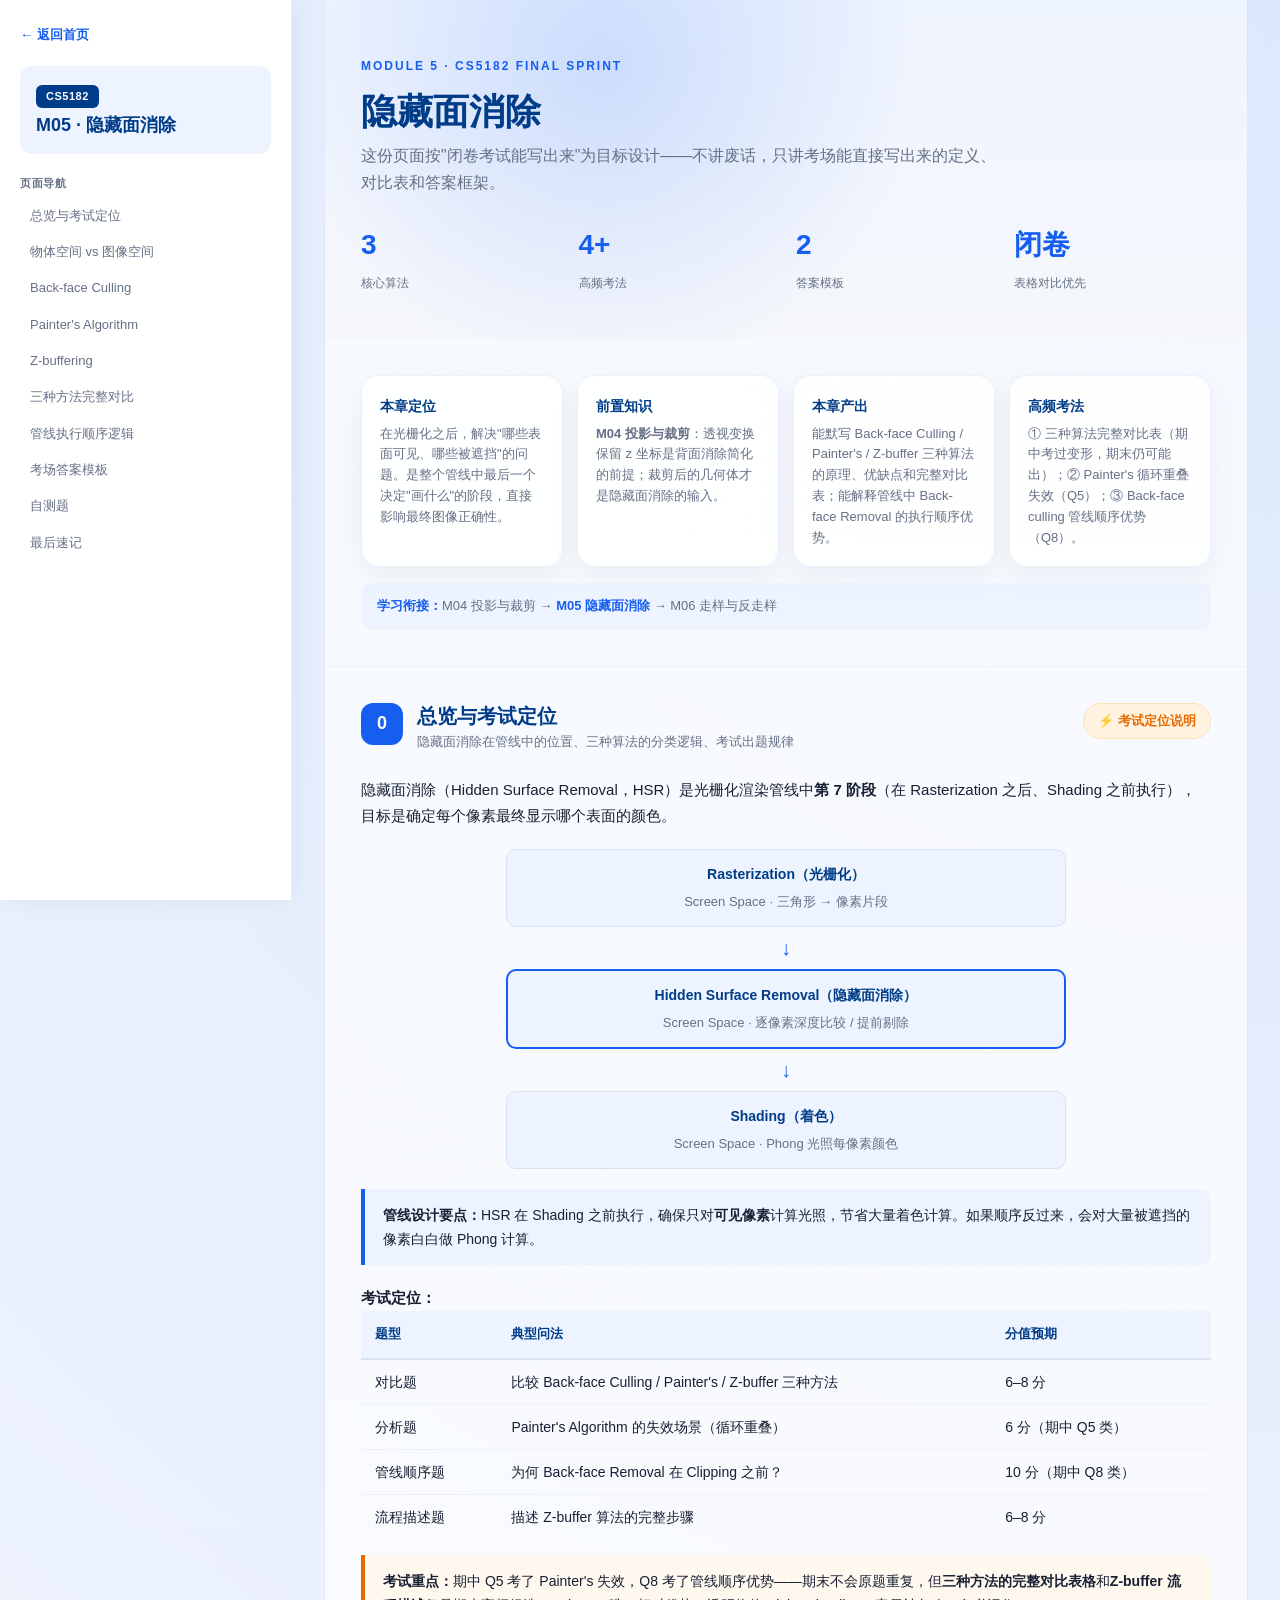
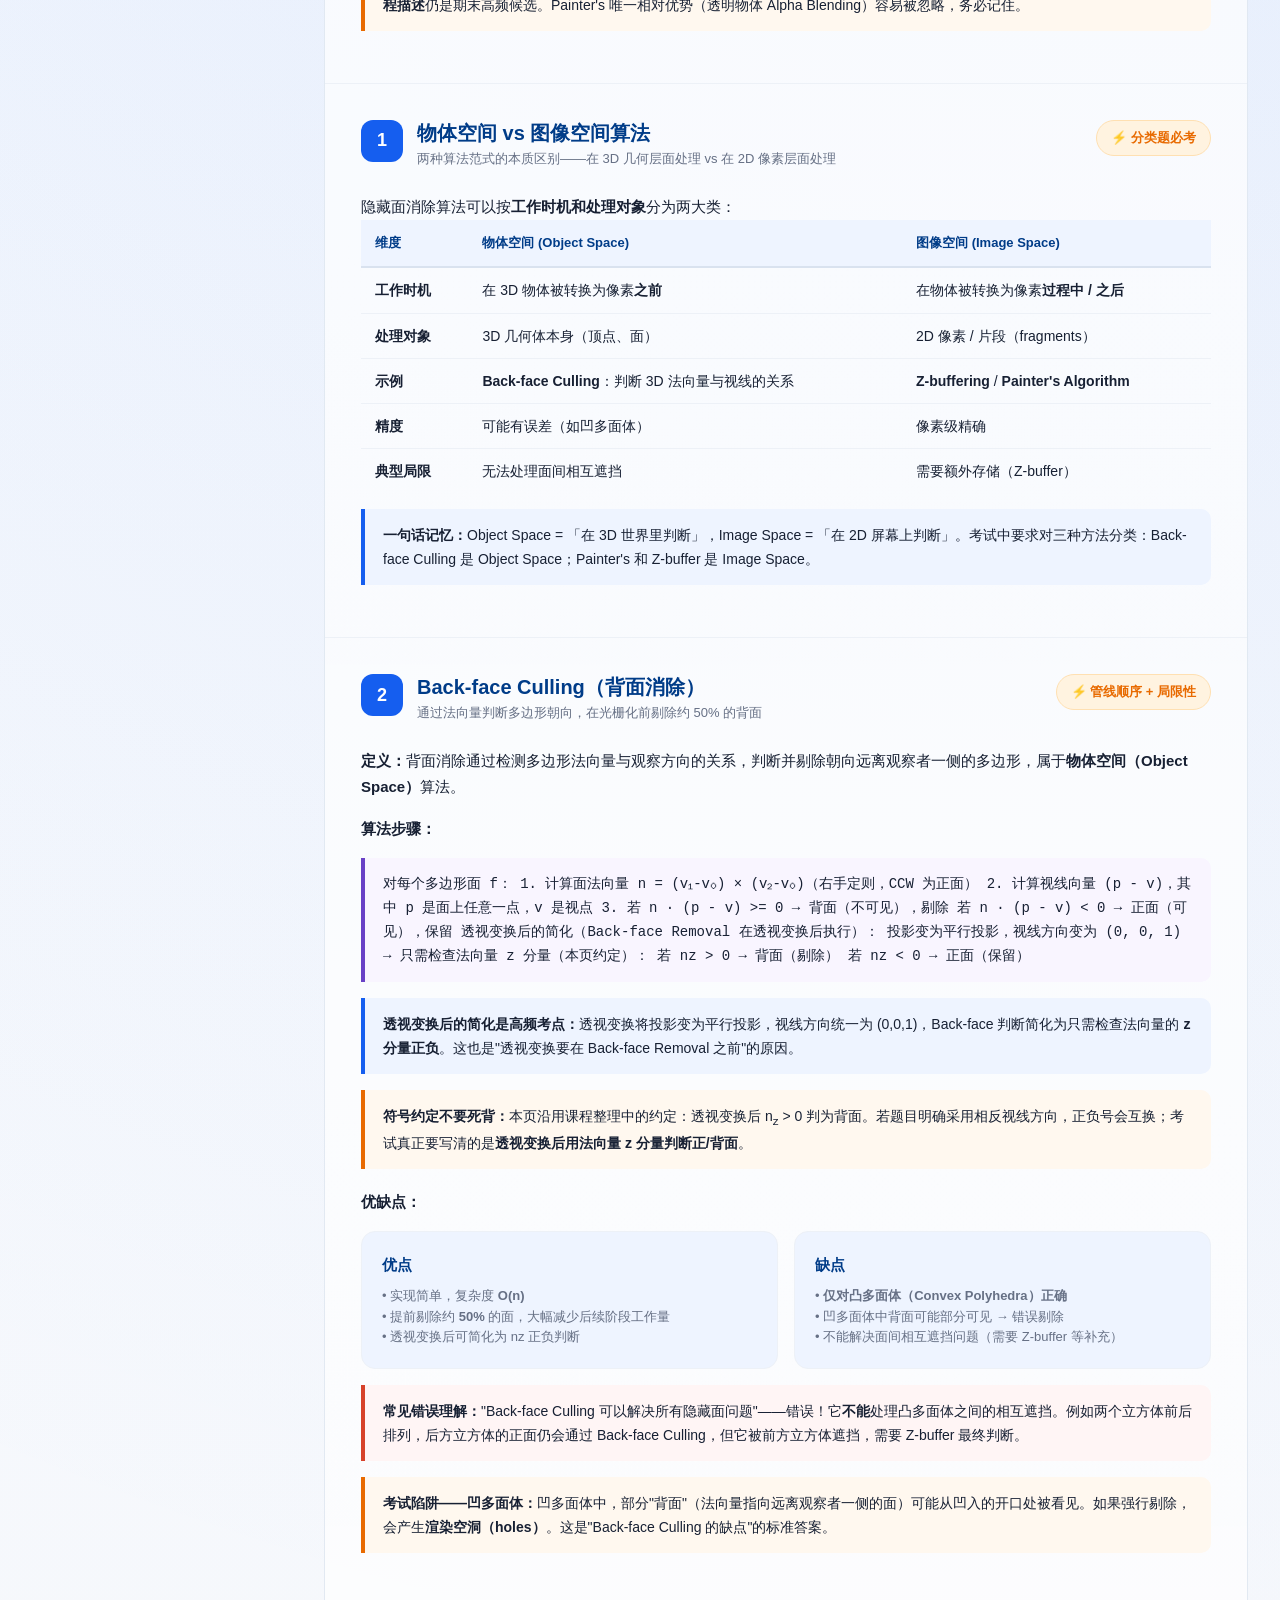
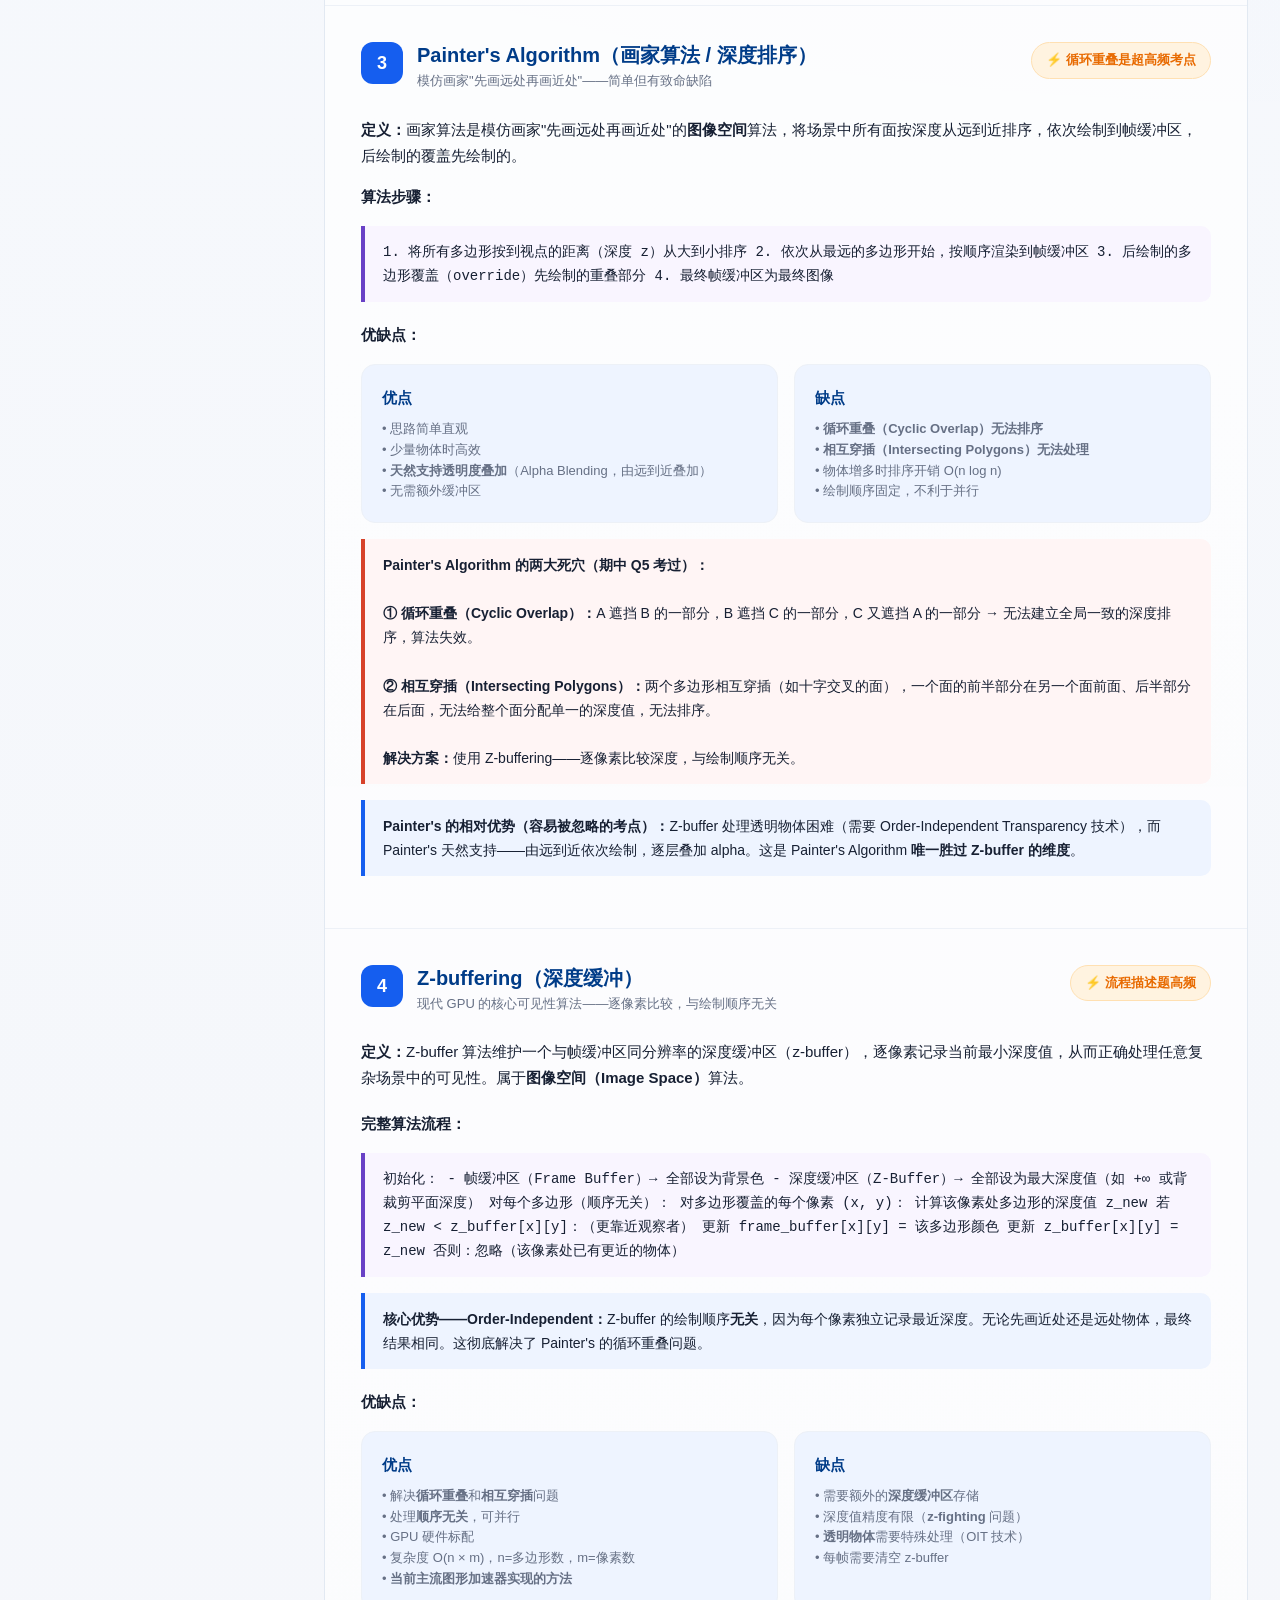
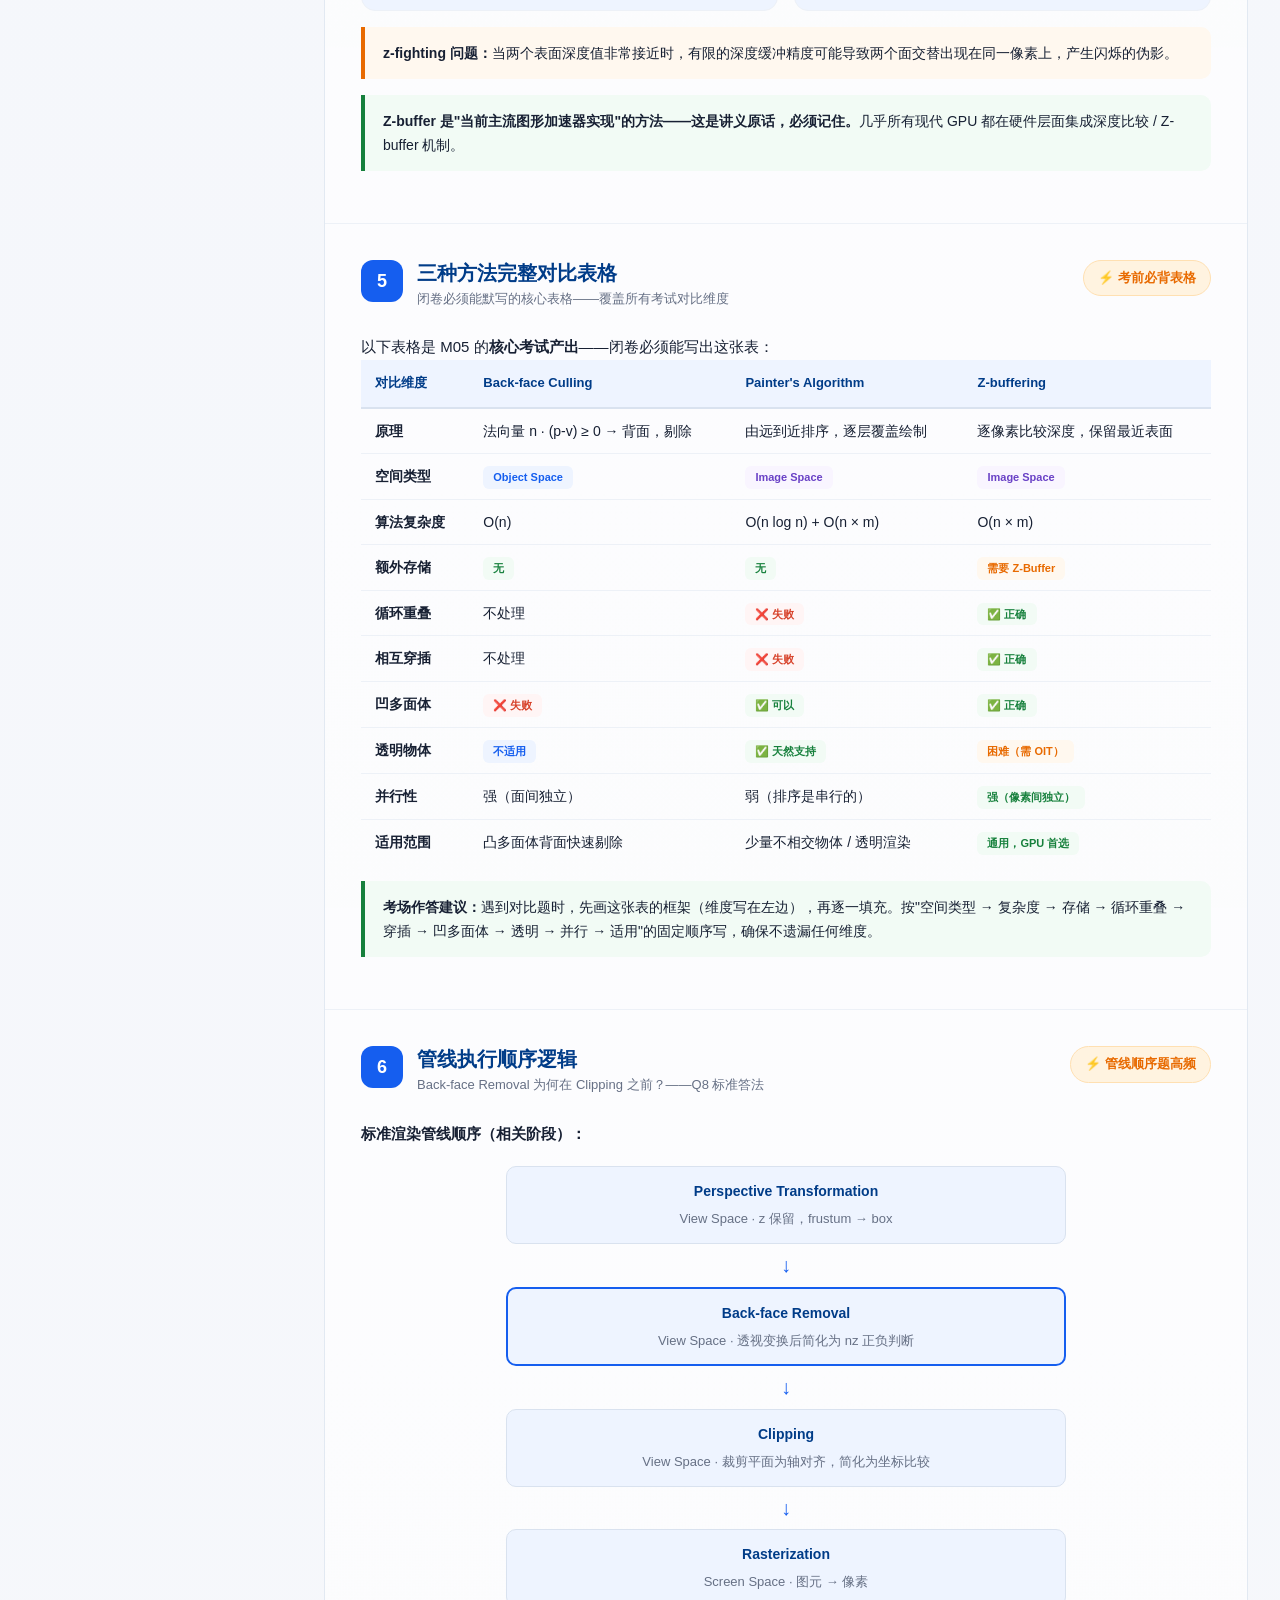
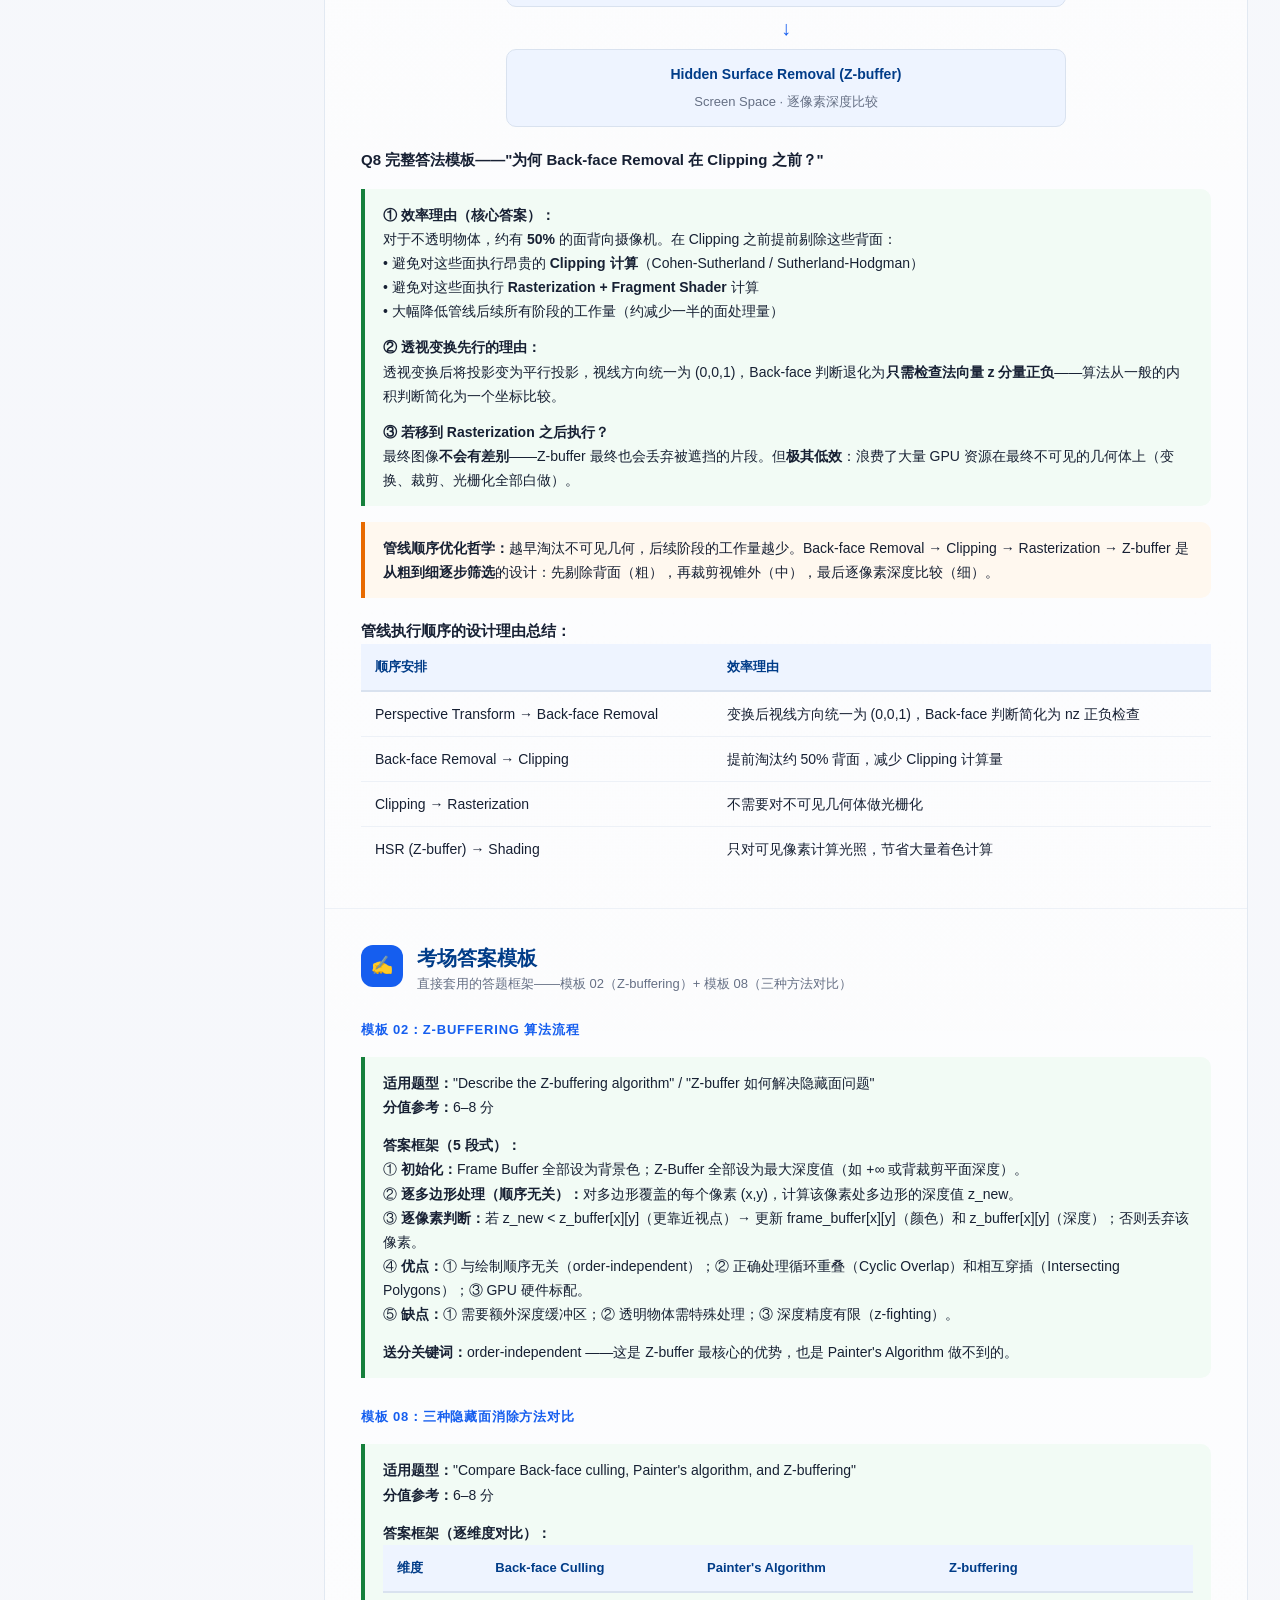
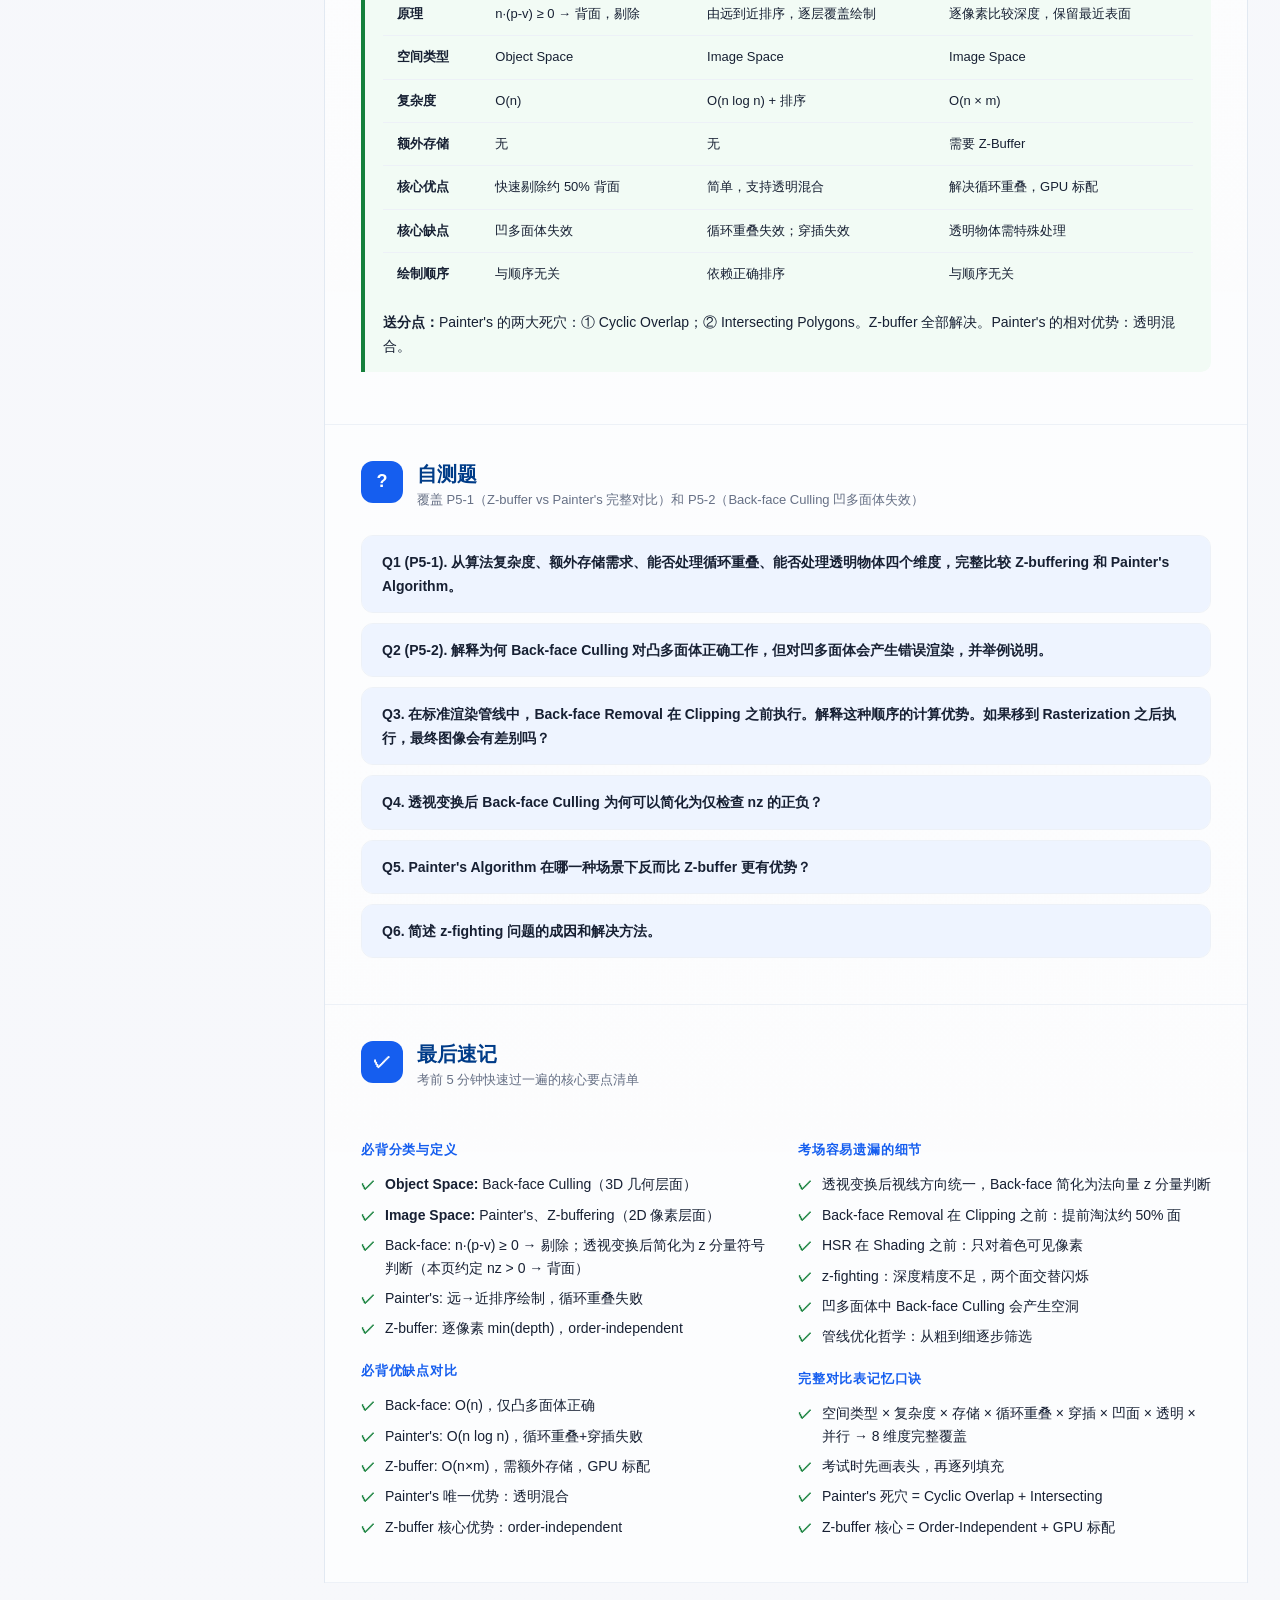
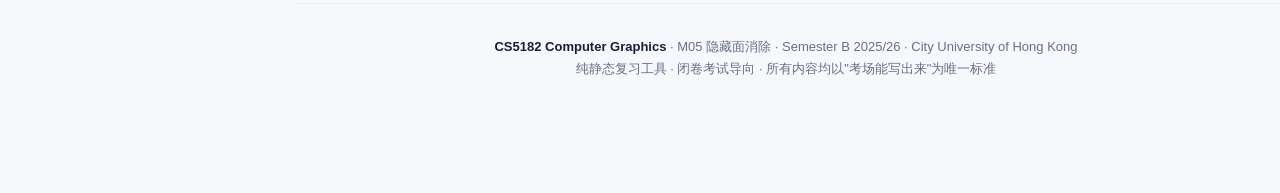
<file: CS5182_Module_5_Review.html>
<!DOCTYPE html>
<html lang="zh-CN">
<head>
<meta charset="UTF-8">
<meta name="viewport" content="width=device-width, initial-scale=1.0">
<title>CS5182 M05 · 隐藏面消除</title>
<link rel="stylesheet" href="assets/review.css">
<style>
:root {
  --bg: #f5f7fb;
  --paper: #ffffff;
  --ink: #172033;
  --muted: #667085;
  --soft: #eef4ff;
  --blue: #155EEF;
  --blue2: #003C88;
  --red: #D7422A;
  --green: #16803C;
  --orange: #E86A00;
  --purple: #6941C6;
  --border: #d9e2ef;
  --border2: #edf1f7;
  --shadow: 0 16px 40px rgba(16,24,40,.08);
  --radius: 18px;
  --sidebar: 292px;
}

*, *::before, *::after { box-sizing: border-box; margin: 0; padding: 0; }

body {
  font-family: -apple-system, BlinkMacSystemFont, "SF Pro Text", "PingFang SC", "Noto Sans SC", "Microsoft YaHei", Arial, sans-serif;
  font-size: 15px; line-height: 1.72; color: var(--ink);
  background:
    radial-gradient(circle at top right, rgba(21,94,239,.12), transparent 34%),
    linear-gradient(180deg, #f8fbff 0%, #f5f7fb 45%, #f7f8fb 100%);
  min-height: 100vh;
}

/* ── pipeline ── */
.pipeline { display: flex; flex-direction: column; align-items: center; gap: 0; margin: 20px 0; }
.pipe {
  background: var(--soft); border: 1px solid var(--border);
  border-radius: 10px; padding: 12px 24px; text-align: center; width: 100%; max-width: 560px;
}
.pipe b { color: var(--blue2); font-size: 14px; display: block; margin-bottom: 2px; }
.pipe span { font-size: 13px; color: var(--muted); }
.pipe-arrow { font-size: 20px; color: var(--blue); font-weight: 900; padding: 4px 0; }

/* ── grid ── */
.grid-2 { display: grid; grid-template-columns: 1fr 1fr; gap: 16px; margin: 16px 0; }
.grid-3 { display: grid; grid-template-columns: repeat(3, 1fr); gap: 14px; margin: 16px 0; }
.card {
  background: var(--soft); border: 1px solid var(--border2);
  border-radius: 14px; padding: 20px;
}
.card h3 { font-size: 15px; font-weight: 800; color: var(--blue2); margin-bottom: 8px; }
.card p { font-size: 13px; color: var(--muted); line-height: 1.6; }

/* ── mini-title ── */
.mini-title {
  font-size: 13px; font-weight: 800; text-transform: uppercase;
  letter-spacing: .8px; color: var(--blue); margin: 24px 0 12px;
}

/* ── tables ── */
table { width: 100%; border-collapse: collapse; font-size: 14px; margin: 16px 0; }
thead th {
  background: var(--soft); font-weight: 800; color: var(--blue2);
  padding: 12px 14px; text-align: left; border-bottom: 2px solid var(--border);
  font-size: 13px;
}
tbody td {
  padding: 10px 14px; border-bottom: 1px solid var(--border2);
  vertical-align: top;
}
tbody tr:last-child td { border-bottom: none; }

/* ── quick / final-recall ── */
.quick { display: grid; grid-template-columns: 1fr 1fr; gap: 24px; }
.checklist { list-style: none; padding: 0; }
.checklist li {
  position: relative; padding-left: 24px; margin-bottom: 8px;
  font-size: 14px; line-height: 1.6;
}
.checklist li::before {
  content: "✓"; position: absolute; left: 0; color: var(--green); font-weight: 900;
}

/* ── details (quiz) ── */
details {
  border: 1px solid var(--border2); border-radius: 12px; padding: 0; margin-bottom: 10px;
  overflow: hidden;
}
summary {
  padding: 14px 20px; font-weight: 700; font-size: 14px; cursor: pointer;
  background: var(--soft); list-style: none;
}
summary::-webkit-details-marker { display: none; }
details[open] summary { border-bottom: 1px solid var(--border2); }
.detail-body { padding: 18px 20px; font-size: 14px; line-height: 1.7; }
.detail-body table { margin: 12px 0; }

/* ── footer ── */
.footer {
  text-align: center; padding: 32px 24px; border-top: 1px solid var(--border2);
  color: var(--muted); font-size: 13px; margin-top: 20px;
}
.footer strong { color: var(--ink); }

/* responsive overrides */
@media(max-width:980px){
  .grid-2,.grid-3,.quick{grid-template-columns:1fr}
}</style>
</head>
<body>


<!-- shell -->
<div class="shell">

<!-- sidebar -->
<aside class="sidebar">
  <a class="back-link" href="index.html">← 返回首页</a>
  <div class="mod-id">
    <span class="badge-cs">CS5182</span>
    <h2>M05 · 隐藏面消除</h2>
  </div>
  <nav class="nav-group">
    <span class="nav-label">页面导航</span>
    <a class="nav-link" href="#roadmap">总览与考试定位</a>
    <a class="nav-link" href="#space-classification">物体空间 vs 图像空间</a>
    <a class="nav-link" href="#backface">Back-face Culling</a>
    <a class="nav-link" href="#painter">Painter's Algorithm</a>
    <a class="nav-link" href="#zbuffer">Z-buffering</a>
    <a class="nav-link" href="#comparison">三种方法完整对比</a>
    <a class="nav-link" href="#pipeline-order">管线执行顺序逻辑</a>
    <a class="nav-link" href="#templates">考场答案模板</a>
    <a class="nav-link" href="#quiz">自测题</a>
    <a class="nav-link" href="#final-recall">最后速记</a>
  </nav>
</aside>

<!-- main content -->
<main class="main">
<div class="content">

<!-- hero -->
<header class="hero">
  <div class="kicker">MODULE 5 · CS5182 Final Sprint</div>
  <h2>隐藏面消除</h2>
  <p class="hero-sub">这份页面按"闭卷考试能写出来"为目标设计——不讲废话，只讲考场能直接写出来的定义、对比表和答案框架。</p>
  <div class="hero-grid">
    <div class="hero-stat"><b>3</b><span>核心算法</span></div>
    <div class="hero-stat"><b>4+</b><span>高频考法</span></div>
    <div class="hero-stat"><b>2</b><span>答案模板</span></div>
    <div class="hero-stat"><b>闭卷</b><span>表格对比优先</span></div>
  </div>
</header>

<!-- module-entry:start -->
<section class="section module-entry">
  <div class="entry-grid">
    <article class="concept-card">
      <h3>本章定位</h3>
      <p>在光栅化之后，解决"哪些表面可见、哪些被遮挡"的问题。是整个管线中最后一个决定"画什么"的阶段，直接影响最终图像正确性。</p>
    </article>
    <article class="concept-card">
      <h3>前置知识</h3>
      <p><strong>M04 投影与裁剪</strong>：透视变换保留 z 坐标是背面消除简化的前提；裁剪后的几何体才是隐藏面消除的输入。</p>
    </article>
    <article class="concept-card">
      <h3>本章产出</h3>
      <p>能默写 Back-face Culling / Painter's / Z-buffer 三种算法的原理、优缺点和完整对比表；能解释管线中 Back-face Removal 的执行顺序优势。</p>
    </article>
    <article class="concept-card">
      <h3>高频考法</h3>
      <p>① 三种算法完整对比表（期中考过变形，期末仍可能出）；② Painter's 循环重叠失效（Q5）；③ Back-face culling 管线顺序优势（Q8）。</p>
    </article>
  </div>
  <div class="bridge-note">
    <strong>学习衔接：</strong>M04 投影与裁剪 → <strong>M05 隐藏面消除</strong> → M06 走样与反走样
  </div>
</section>
<!-- module-entry:end -->

<!-- Section 0: Roadmap -->
<section class="section" id="roadmap">
  <div class="section-head">
    <div class="section-title">
      <div class="badge-num">0</div>
      <div>
        <h2>总览与考试定位</h2>
        <p class="lead">隐藏面消除在管线中的位置、三种算法的分类逻辑、考试出题规律</p>
      </div>
    </div>
    <span class="exam-chip">⚡ 考试定位说明</span>
  </div>

  <p>隐藏面消除（Hidden Surface Removal，HSR）是光栅化渲染管线中<strong>第 7 阶段</strong>（在 Rasterization 之后、Shading 之前执行），目标是确定每个像素最终显示哪个表面的颜色。</p>

  <div class="pipeline">
    <div class="pipe"><b>Rasterization（光栅化）</b><span>Screen Space · 三角形 → 像素片段</span></div>
    <div class="pipe-arrow">↓</div>
    <div class="pipe" style="border: 2px solid var(--blue);"><b>Hidden Surface Removal（隐藏面消除）</b><span>Screen Space · 逐像素深度比较 / 提前剔除</span></div>
    <div class="pipe-arrow">↓</div>
    <div class="pipe"><b>Shading（着色）</b><span>Screen Space · Phong 光照每像素颜色</span></div>
  </div>

  <div class="note">
    <strong>管线设计要点：</strong>HSR 在 Shading 之前执行，确保只对<strong>可见像素</strong>计算光照，节省大量着色计算。如果顺序反过来，会对大量被遮挡的像素白白做 Phong 计算。
  </div>

  <p style="margin-top:20px;"><strong>考试定位：</strong></p>
  <table>
    <thead><tr><th>题型</th><th>典型问法</th><th>分值预期</th></tr></thead>
    <tbody>
      <tr><td>对比题</td><td>比较 Back-face Culling / Painter's / Z-buffer 三种方法</td><td>6–8 分</td></tr>
      <tr><td>分析题</td><td>Painter's Algorithm 的失效场景（循环重叠）</td><td>6 分（期中 Q5 类）</td></tr>
      <tr><td>管线顺序题</td><td>为何 Back-face Removal 在 Clipping 之前？</td><td>10 分（期中 Q8 类）</td></tr>
      <tr><td>流程描述题</td><td>描述 Z-buffer 算法的完整步骤</td><td>6–8 分</td></tr>
    </tbody>
  </table>

  <div class="warn">
    <strong>考试重点：</strong>期中 Q5 考了 Painter's 失效，Q8 考了管线顺序优势——期末不会原题重复，但<strong>三种方法的完整对比表格</strong>和<strong>Z-buffer 流程描述</strong>仍是期末高频候选。Painter's 唯一相对优势（透明物体 Alpha Blending）容易被忽略，务必记住。
  </div>
</section>

<!-- Section 1: Object Space vs Image Space -->
<section class="section" id="space-classification">
  <div class="section-head">
    <div class="section-title">
      <div class="badge-num">1</div>
      <div>
        <h2>物体空间 vs 图像空间算法</h2>
        <p class="lead">两种算法范式的本质区别——在 3D 几何层面处理 vs 在 2D 像素层面处理</p>
      </div>
    </div>
    <span class="exam-chip">⚡ 分类题必考</span>
  </div>

  <p>隐藏面消除算法可以按<strong>工作时机和处理对象</strong>分为两大类：</p>

  <table>
    <thead><tr><th>维度</th><th>物体空间 (Object Space)</th><th>图像空间 (Image Space)</th></tr></thead>
    <tbody>
      <tr><td><strong>工作时机</strong></td><td>在 3D 物体被转换为像素<strong>之前</strong></td><td>在物体被转换为像素<strong>过程中 / 之后</strong></td></tr>
      <tr><td><strong>处理对象</strong></td><td>3D 几何体本身（顶点、面）</td><td>2D 像素 / 片段（fragments）</td></tr>
      <tr><td><strong>示例</strong></td><td><strong>Back-face Culling</strong>：判断 3D 法向量与视线的关系</td><td><strong>Z-buffering</strong> / <strong>Painter's Algorithm</strong></td></tr>
      <tr><td><strong>精度</strong></td><td>可能有误差（如凹多面体）</td><td>像素级精确</td></tr>
      <tr><td><strong>典型局限</strong></td><td>无法处理面间相互遮挡</td><td>需要额外存储（Z-buffer）</td></tr>
    </tbody>
  </table>

  <div class="note">
    <strong>一句话记忆：</strong>Object Space = 「在 3D 世界里判断」，Image Space = 「在 2D 屏幕上判断」。考试中要求对三种方法分类：Back-face Culling 是 Object Space；Painter's 和 Z-buffer 是 Image Space。
  </div>
</section>

<!-- Section 2: Back-face Culling -->
<section class="section" id="backface">
  <div class="section-head">
    <div class="section-title">
      <div class="badge-num">2</div>
      <div>
        <h2>Back-face Culling（背面消除）</h2>
        <p class="lead">通过法向量判断多边形朝向，在光栅化前剔除约 50% 的背面</p>
      </div>
    </div>
    <span class="exam-chip">⚡ 管线顺序 + 局限性</span>
  </div>

  <p><strong>定义：</strong>背面消除通过检测多边形法向量与观察方向的关系，判断并剔除朝向远离观察者一侧的多边形，属于<strong>物体空间（Object Space）</strong>算法。</p>

  <p style="margin-top:16px;"><strong>算法步骤：</strong></p>
  <div class="formula">对每个多边形面 f：
  1. 计算面法向量 n = (v₁-v₀) × (v₂-v₀)（右手定则，CCW 为正面）
  2. 计算视线向量 (p - v)，其中 p 是面上任意一点，v 是视点

  3. 若 n · (p - v) >= 0 → 背面（不可见），剔除
     若 n · (p - v) &lt;  0 → 正面（可见），保留

透视变换后的简化（Back-face Removal 在透视变换后执行）：
  投影变为平行投影，视线方向变为 (0, 0, 1)
  → 只需检查法向量 z 分量（本页约定）：
    若 nz > 0 → 背面（剔除）
    若 nz &lt; 0 → 正面（保留）</div>

  <div class="note">
    <strong>透视变换后的简化是高频考点：</strong>透视变换将投影变为平行投影，视线方向统一为 (0,0,1)，Back-face 判断简化为只需检查法向量的 <strong>z 分量正负</strong>。这也是"透视变换要在 Back-face Removal 之前"的原因。
  </div>

  <div class="warn">
    <strong>符号约定不要死背：</strong>本页沿用课程整理中的约定：透视变换后 n<sub>z</sub> &gt; 0 判为背面。若题目明确采用相反视线方向，正负号会互换；考试真正要写清的是<strong>透视变换后用法向量 z 分量判断正/背面</strong>。
  </div>

  <p style="margin-top:20px;"><strong>优缺点：</strong></p>
  <div class="grid-2">
    <div class="card">
      <h3>优点</h3>
      <p>• 实现简单，复杂度 <strong>O(n)</strong><br>• 提前剔除约 <strong>50%</strong> 的面，大幅减少后续阶段工作量<br>• 透视变换后可简化为 nz 正负判断</p>
    </div>
    <div class="card">
      <h3>缺点</h3>
      <p>• <strong>仅对凸多面体（Convex Polyhedra）正确</strong><br>• 凹多面体中背面可能部分可见 → 错误剔除<br>• 不能解决面间相互遮挡问题（需要 Z-buffer 等补充）</p>
    </div>
  </div>

  <div class="exam">
    <strong>常见错误理解：</strong>"Back-face Culling 可以解决所有隐藏面问题"——错误！它<strong>不能</strong>处理凸多面体之间的相互遮挡。例如两个立方体前后排列，后方立方体的正面仍会通过 Back-face Culling，但它被前方立方体遮挡，需要 Z-buffer 最终判断。
  </div>

  <div class="warn">
    <strong>考试陷阱——凹多面体：</strong>凹多面体中，部分"背面"（法向量指向远离观察者一侧的面）可能从凹入的开口处被看见。如果强行剔除，会产生<strong>渲染空洞（holes）</strong>。这是"Back-face Culling 的缺点"的标准答案。
  </div>
</section>

<!-- Section 3: Painter's Algorithm -->
<section class="section" id="painter">
  <div class="section-head">
    <div class="section-title">
      <div class="badge-num">3</div>
      <div>
        <h2>Painter's Algorithm（画家算法 / 深度排序）</h2>
        <p class="lead">模仿画家"先画远处再画近处"——简单但有致命缺陷</p>
      </div>
    </div>
    <span class="exam-chip">⚡ 循环重叠是超高频考点</span>
  </div>

  <p><strong>定义：</strong>画家算法是模仿画家"先画远处再画近处"的<strong>图像空间</strong>算法，将场景中所有面按深度从远到近排序，依次绘制到帧缓冲区，后绘制的覆盖先绘制的。</p>

  <p style="margin-top:16px;"><strong>算法步骤：</strong></p>
  <div class="formula">1. 将所有多边形按到视点的距离（深度 z）从大到小排序
2. 依次从最远的多边形开始，按顺序渲染到帧缓冲区
3. 后绘制的多边形覆盖（override）先绘制的重叠部分
4. 最终帧缓冲区为最终图像</div>

  <p style="margin-top:20px;"><strong>优缺点：</strong></p>
  <div class="grid-2">
    <div class="card">
      <h3>优点</h3>
      <p>• 思路简单直观<br>• 少量物体时高效<br>• <strong>天然支持透明度叠加</strong>（Alpha Blending，由远到近叠加）<br>• 无需额外缓冲区</p>
    </div>
    <div class="card">
      <h3>缺点</h3>
      <p>• <strong>循环重叠（Cyclic Overlap）无法排序</strong><br>• <strong>相互穿插（Intersecting Polygons）无法处理</strong><br>• 物体增多时排序开销 O(n log n)<br>• 绘制顺序固定，不利于并行</p>
    </div>
  </div>

  <div class="exam">
    <strong>Painter's Algorithm 的两大死穴（期中 Q5 考过）：</strong><br><br>
    <strong>① 循环重叠（Cyclic Overlap）：</strong>A 遮挡 B 的一部分，B 遮挡 C 的一部分，C 又遮挡 A 的一部分 → 无法建立全局一致的深度排序，算法失效。<br><br>
    <strong>② 相互穿插（Intersecting Polygons）：</strong>两个多边形相互穿插（如十字交叉的面），一个面的前半部分在另一个面前面、后半部分在后面，无法给整个面分配单一的深度值，无法排序。<br><br>
    <strong>解决方案：</strong>使用 Z-buffering——逐像素比较深度，与绘制顺序无关。
  </div>

  <div class="note">
    <strong>Painter's 的相对优势（容易被忽略的考点）：</strong>Z-buffer 处理透明物体困难（需要 Order-Independent Transparency 技术），而 Painter's 天然支持——由远到近依次绘制，逐层叠加 alpha。这是 Painter's Algorithm <strong>唯一胜过 Z-buffer 的维度</strong>。
  </div>
</section>

<!-- Section 4: Z-buffering -->
<section class="section" id="zbuffer">
  <div class="section-head">
    <div class="section-title">
      <div class="badge-num">4</div>
      <div>
        <h2>Z-buffering（深度缓冲）</h2>
        <p class="lead">现代 GPU 的核心可见性算法——逐像素比较，与绘制顺序无关</p>
      </div>
    </div>
    <span class="exam-chip">⚡ 流程描述题高频</span>
  </div>

  <p><strong>定义：</strong>Z-buffer 算法维护一个与帧缓冲区同分辨率的深度缓冲区（z-buffer），逐像素记录当前最小深度值，从而正确处理任意复杂场景中的可见性。属于<strong>图像空间（Image Space）</strong>算法。</p>

  <p style="margin-top:20px;"><strong>完整算法流程：</strong></p>
  <div class="formula">初始化：
  - 帧缓冲区（Frame Buffer）→ 全部设为背景色
  - 深度缓冲区（Z-Buffer）→ 全部设为最大深度值（如 +∞ 或背裁剪平面深度）

对每个多边形（顺序无关）：
  对多边形覆盖的每个像素 (x, y)：
    计算该像素处多边形的深度值 z_new

    若 z_new &lt; z_buffer[x][y]：（更靠近观察者）
      更新 frame_buffer[x][y] = 该多边形颜色
      更新 z_buffer[x][y] = z_new
    否则：忽略（该像素处已有更近的物体）</div>

  <div class="note">
    <strong>核心优势——Order-Independent：</strong>Z-buffer 的绘制顺序<strong>无关</strong>，因为每个像素独立记录最近深度。无论先画近处还是远处物体，最终结果相同。这彻底解决了 Painter's 的循环重叠问题。
  </div>

  <p style="margin-top:20px;"><strong>优缺点：</strong></p>
  <div class="grid-2">
    <div class="card">
      <h3>优点</h3>
      <p>• 解决<strong>循环重叠</strong>和<strong>相互穿插</strong>问题<br>• 处理<strong>顺序无关</strong>，可并行<br>• GPU 硬件标配<br>• 复杂度 O(n × m)，n=多边形数，m=像素数<br>• <strong>当前主流图形加速器实现的方法</strong></p>
    </div>
    <div class="card">
      <h3>缺点</h3>
      <p>• 需要额外的<strong>深度缓冲区</strong>存储<br>• 深度值精度有限（<strong>z-fighting</strong> 问题）<br>• <strong>透明物体</strong>需要特殊处理（OIT 技术）<br>• 每帧需要清空 z-buffer</p>
    </div>
  </div>

  <div class="warn">
    <strong>z-fighting 问题：</strong>当两个表面深度值非常接近时，有限的深度缓冲精度可能导致两个面交替出现在同一像素上，产生闪烁的伪影。
  </div>

  <div class="answer-box">
    <strong>Z-buffer 是"当前主流图形加速器实现"的方法——这是讲义原话，必须记住。</strong>几乎所有现代 GPU 都在硬件层面集成深度比较 / Z-buffer 机制。
  </div>
</section>

<!-- Section 5: Complete Comparison -->
<section class="section" id="comparison">
  <div class="section-head">
    <div class="section-title">
      <div class="badge-num">5</div>
      <div>
        <h2>三种方法完整对比表格</h2>
        <p class="lead">闭卷必须能默写的核心表格——覆盖所有考试对比维度</p>
      </div>
    </div>
    <span class="exam-chip">⚡ 考前必背表格</span>
  </div>

  <p>以下表格是 M05 的<strong>核心考试产出</strong>——闭卷必须能写出这张表：</p>

  <table>
    <thead>
      <tr><th>对比维度</th><th>Back-face Culling</th><th>Painter's Algorithm</th><th>Z-buffering</th></tr>
    </thead>
    <tbody>
      <tr>
        <td><strong>原理</strong></td>
        <td>法向量 n · (p-v) ≥ 0 → 背面，剔除</td>
        <td>由远到近排序，逐层覆盖绘制</td>
        <td>逐像素比较深度，保留最近表面</td>
      </tr>
      <tr>
        <td><strong>空间类型</strong></td>
        <td><span class="label">Object Space</span></td>
        <td><span class="label purple">Image Space</span></td>
        <td><span class="label purple">Image Space</span></td>
      </tr>
      <tr>
        <td><strong>算法复杂度</strong></td>
        <td>O(n)</td>
        <td>O(n log n) + O(n × m)</td>
        <td>O(n × m)</td>
      </tr>
      <tr>
        <td><strong>额外存储</strong></td>
        <td><span class="label green">无</span></td>
        <td><span class="label green">无</span></td>
        <td><span class="label orange">需要 Z-Buffer</span></td>
      </tr>
      <tr>
        <td><strong>循环重叠</strong></td>
        <td>不处理</td>
        <td><span class="label red">❌ 失败</span></td>
        <td><span class="label green">✅ 正确</span></td>
      </tr>
      <tr>
        <td><strong>相互穿插</strong></td>
        <td>不处理</td>
        <td><span class="label red">❌ 失败</span></td>
        <td><span class="label green">✅ 正确</span></td>
      </tr>
      <tr>
        <td><strong>凹多面体</strong></td>
        <td><span class="label red">❌ 失败</span></td>
        <td><span class="label green">✅ 可以</span></td>
        <td><span class="label green">✅ 正确</span></td>
      </tr>
      <tr>
        <td><strong>透明物体</strong></td>
        <td><span class="label">不适用</span></td>
        <td><span class="label green">✅ 天然支持</span></td>
        <td><span class="label orange">困难（需 OIT）</span></td>
      </tr>
      <tr>
        <td><strong>并行性</strong></td>
        <td>强（面间独立）</td>
        <td>弱（排序是串行的）</td>
        <td><span class="label green">强（像素间独立）</span></td>
      </tr>
      <tr>
        <td><strong>适用范围</strong></td>
        <td>凸多面体背面快速剔除</td>
        <td>少量不相交物体 / 透明渲染</td>
        <td><span class="label green">通用，GPU 首选</span></td>
      </tr>
    </tbody>
  </table>

  <div class="answer-box">
    <strong>考场作答建议：</strong>遇到对比题时，先画这张表的框架（维度写在左边），再逐一填充。按"空间类型 → 复杂度 → 存储 → 循环重叠 → 穿插 → 凹多面体 → 透明 → 并行 → 适用"的固定顺序写，确保不遗漏任何维度。
  </div>
</section>

<!-- Section 6: Pipeline Order -->
<section class="section" id="pipeline-order">
  <div class="section-head">
    <div class="section-title">
      <div class="badge-num">6</div>
      <div>
        <h2>管线执行顺序逻辑</h2>
        <p class="lead">Back-face Removal 为何在 Clipping 之前？——Q8 标准答法</p>
      </div>
    </div>
    <span class="exam-chip">⚡ 管线顺序题高频</span>
  </div>

  <p><strong>标准渲染管线顺序（相关阶段）：</strong></p>
  <div class="pipeline">
    <div class="pipe"><b>Perspective Transformation</b><span>View Space · z 保留，frustum → box</span></div>
    <div class="pipe-arrow">↓</div>
    <div class="pipe" style="border: 2px solid var(--blue);"><b>Back-face Removal</b><span>View Space · 透视变换后简化为 nz 正负判断</span></div>
    <div class="pipe-arrow">↓</div>
    <div class="pipe"><b>Clipping</b><span>View Space · 裁剪平面为轴对齐，简化为坐标比较</span></div>
    <div class="pipe-arrow">↓</div>
    <div class="pipe"><b>Rasterization</b><span>Screen Space · 图元 → 像素</span></div>
    <div class="pipe-arrow">↓</div>
    <div class="pipe"><b>Hidden Surface Removal (Z-buffer)</b><span>Screen Space · 逐像素深度比较</span></div>
  </div>

  <p style="margin-top:20px;"><strong>Q8 完整答法模板——"为何 Back-face Removal 在 Clipping 之前？"</strong></p>

  <div class="answer-box">
    <p><strong>① 效率理由（核心答案）：</strong></p>
    <p>对于不透明物体，约有 <strong>50%</strong> 的面背向摄像机。在 Clipping 之前提前剔除这些背面：</p>
    <p>• 避免对这些面执行昂贵的 <strong>Clipping 计算</strong>（Cohen-Sutherland / Sutherland-Hodgman）<br>
    • 避免对这些面执行 <strong>Rasterization + Fragment Shader</strong> 计算<br>
    • 大幅降低管线后续所有阶段的工作量（约减少一半的面处理量）</p>

    <p style="margin-top:12px;"><strong>② 透视变换先行的理由：</strong></p>
    <p>透视变换后将投影变为平行投影，视线方向统一为 (0,0,1)，Back-face 判断退化为<strong>只需检查法向量 z 分量正负</strong>——算法从一般的内积判断简化为一个坐标比较。</p>

    <p style="margin-top:12px;"><strong>③ 若移到 Rasterization 之后执行？</strong></p>
    <p>最终图像<strong>不会有差别</strong>——Z-buffer 最终也会丢弃被遮挡的片段。但<strong>极其低效</strong>：浪费了大量 GPU 资源在最终不可见的几何体上（变换、裁剪、光栅化全部白做）。</p>
  </div>

  <div class="warn">
    <strong>管线顺序优化哲学：</strong>越早淘汰不可见几何，后续阶段的工作量越少。Back-face Removal → Clipping → Rasterization → Z-buffer 是<strong>从粗到细逐步筛选</strong>的设计：先剔除背面（粗），再裁剪视锥外（中），最后逐像素深度比较（细）。
  </div>

  <p style="margin-top:20px;"><strong>管线执行顺序的设计理由总结：</strong></p>
  <table>
    <thead><tr><th>顺序安排</th><th>效率理由</th></tr></thead>
    <tbody>
      <tr><td>Perspective Transform → Back-face Removal</td><td>变换后视线方向统一为 (0,0,1)，Back-face 判断简化为 nz 正负检查</td></tr>
      <tr><td>Back-face Removal → Clipping</td><td>提前淘汰约 50% 背面，减少 Clipping 计算量</td></tr>
      <tr><td>Clipping → Rasterization</td><td>不需要对不可见几何体做光栅化</td></tr>
      <tr><td>HSR (Z-buffer) → Shading</td><td>只对可见像素计算光照，节省大量着色计算</td></tr>
    </tbody>
  </table>
</section>

<!-- Section 7: Answer Templates -->
<section class="section" id="templates">
  <div class="section-head">
    <div class="section-title">
      <div class="badge-num">✍</div>
      <div>
        <h2>考场答案模板</h2>
        <p class="lead">直接套用的答题框架——模板 02（Z-buffering）+ 模板 08（三种方法对比）</p>
      </div>
    </div>
  </div>

  <div class="mini-title">模板 02：Z-buffering 算法流程</div>
  <div class="answer-box">
    <p><strong>适用题型：</strong>"Describe the Z-buffering algorithm" / "Z-buffer 如何解决隐藏面问题"<br>
    <strong>分值参考：</strong>6–8 分</p>

    <p style="margin-top:14px;"><strong>答案框架（5 段式）：</strong></p>
    <p>① <strong>初始化：</strong>Frame Buffer 全部设为背景色；Z-Buffer 全部设为最大深度值（如 +∞ 或背裁剪平面深度）。</p>
    <p>② <strong>逐多边形处理（顺序无关）：</strong>对多边形覆盖的每个像素 (x,y)，计算该像素处多边形的深度值 z_new。</p>
    <p>③ <strong>逐像素判断：</strong>若 z_new &lt; z_buffer[x][y]（更靠近视点）→ 更新 frame_buffer[x][y]（颜色）和 z_buffer[x][y]（深度）；否则丢弃该像素。</p>
    <p>④ <strong>优点：</strong>① 与绘制顺序无关（order-independent）；② 正确处理循环重叠（Cyclic Overlap）和相互穿插（Intersecting Polygons）；③ GPU 硬件标配。</p>
    <p>⑤ <strong>缺点：</strong>① 需要额外深度缓冲区；② 透明物体需特殊处理；③ 深度精度有限（z-fighting）。</p>

    <p style="margin-top:14px;"><strong>送分关键词：</strong>order-independent ——这是 Z-buffer 最核心的优势，也是 Painter's Algorithm 做不到的。</p>
  </div>

  <div class="mini-title" style="margin-top:28px;">模板 08：三种隐藏面消除方法对比</div>
  <div class="answer-box">
    <p><strong>适用题型：</strong>"Compare Back-face culling, Painter's algorithm, and Z-buffering"<br>
    <strong>分值参考：</strong>6–8 分</p>

    <p style="margin-top:14px;"><strong>答案框架（逐维度对比）：</strong></p>

    <table style="font-size:13px;">
      <thead><tr><th>维度</th><th>Back-face Culling</th><th>Painter's Algorithm</th><th>Z-buffering</th></tr></thead>
      <tbody>
        <tr><td><strong>原理</strong></td><td>n·(p-v) ≥ 0 → 背面，剔除</td><td>由远到近排序，逐层覆盖绘制</td><td>逐像素比较深度，保留最近表面</td></tr>
        <tr><td><strong>空间类型</strong></td><td>Object Space</td><td>Image Space</td><td>Image Space</td></tr>
        <tr><td><strong>复杂度</strong></td><td>O(n)</td><td>O(n log n) + 排序</td><td>O(n × m)</td></tr>
        <tr><td><strong>额外存储</strong></td><td>无</td><td>无</td><td>需要 Z-Buffer</td></tr>
        <tr><td><strong>核心优点</strong></td><td>快速剔除约 50% 背面</td><td>简单，支持透明混合</td><td>解决循环重叠，GPU 标配</td></tr>
        <tr><td><strong>核心缺点</strong></td><td>凹多面体失效</td><td>循环重叠失效；穿插失效</td><td>透明物体需特殊处理</td></tr>
        <tr><td><strong>绘制顺序</strong></td><td>与顺序无关</td><td>依赖正确排序</td><td>与顺序无关</td></tr>
      </tbody>
    </table>

    <p style="margin-top:14px;"><strong>送分点：</strong>Painter's 的两大死穴：① Cyclic Overlap；② Intersecting Polygons。Z-buffer 全部解决。Painter's 的相对优势：透明混合。</p>
  </div>
</section>

<!-- Section 8: Quiz -->
<section class="section" id="quiz">
  <div class="section-head">
    <div class="section-title">
      <div class="badge-num">?</div>
      <div>
        <h2>自测题</h2>
        <p class="lead">覆盖 P5-1（Z-buffer vs Painter's 完整对比）和 P5-2（Back-face Culling 凹多面体失效）</p>
      </div>
    </div>
  </div>

  <details>
    <summary>Q1 (P5-1). 从算法复杂度、额外存储需求、能否处理循环重叠、能否处理透明物体四个维度，完整比较 Z-buffering 和 Painter's Algorithm。</summary>
    <div class="detail-body">
      <table>
        <thead><tr><th>维度</th><th>Painter's Algorithm</th><th>Z-buffering</th></tr></thead>
        <tbody>
          <tr><td><strong>算法复杂度</strong></td><td>O(n log n)（深度排序）+ O(n × m)（绘制）</td><td>O(n × m)，无需排序</td></tr>
          <tr><td><strong>额外存储</strong></td><td>无（只需帧缓冲）</td><td>需要与帧缓冲同分辨率的 Z-buffer</td></tr>
          <tr><td><strong>循环重叠</strong></td><td>❌ 失败：无法确定绘制顺序</td><td>✅ 正确处理：逐像素比较，与顺序无关</td></tr>
          <tr><td><strong>相互穿插</strong></td><td>❌ 失败：穿插面无法排序</td><td>✅ 正确处理</td></tr>
          <tr><td><strong>透明物体</strong></td><td>✅ 可处理（由远到近 alpha 叠加）</td><td>❌ 困难：需要 Order-Independent Transparency</td></tr>
          <tr><td><strong>并行性</strong></td><td>弱（排序是串行的）</td><td>强（每个像素独立比较）</td></tr>
          <tr><td><strong>GPU 支持</strong></td><td>较少</td><td>✅ 几乎所有图形加速器标配</td></tr>
        </tbody>
      </table>
      <p style="margin-top:12px;"><strong>结论：</strong>Z-buffer 是现代图形加速器的主流方法，Painter's Algorithm 仅适合少量不相交、无循环的简单场景或透明物体渲染。Painter's Algorithm 的唯一相对优势：天然支持透明物体（Alpha Blending）。</p>
    </div>
  </details>

  <details>
    <summary>Q2 (P5-2). 解释为何 Back-face Culling 对凸多面体正确工作，但对凹多面体会产生错误渲染，并举例说明。</summary>
    <div class="detail-body">
      <p><strong>对凸多面体正确的原因：</strong></p>
      <p>凸多面体中，任何一个面要么<strong>完全朝向</strong>观察者（正面），要么<strong>完全背向</strong>观察者（背面）。由于是凸体，背面永远被正面遮挡，不会对最终图像有任何贡献，因此安全剔除。</p>

      <p style="margin-top:12px;"><strong>对凹多面体失效的原因：</strong></p>
      <p>凹多面体中，部分"背面"（法向量指向远离观察者一侧的面）可能<strong>从侧面或缺口处可见</strong>。</p>
      <p>例子：一个 L 形物体从正面观察时，内侧的某些面的法向量指向远离观察者方向（按 Back-face 定义为背面），但由于物体是凹的，这些面实际上<strong>可以从凹入的开口处被看见</strong>。如果将它们剔除，就会产生渲染空洞（holes）。</p>

      <p style="margin-top:12px;"><strong>解决方案：</strong>对凹多面体，Back-face Culling 之后仍需要 Z-buffer 或其他方法做最终的隐藏面消除。</p>
    </div>
  </details>

  <details>
    <summary>Q3. 在标准渲染管线中，Back-face Removal 在 Clipping 之前执行。解释这种顺序的计算优势。如果移到 Rasterization 之后执行，最终图像会有差别吗？</summary>
    <div class="detail-body">
      <p><strong>提前执行的计算优势：</strong>对于不透明物体，约有 50% 的面背向摄像机。在 Clipping 之前提前剔除这些面，可以：① 避免对这些面执行昂贵的 Clipping 计算；② 避免对这些面执行 Rasterization 和 Fragment Shader 计算；③ 大幅降低管线后续所有阶段的工作量（约减少一半的面处理量）。</p>
      <p style="margin-top:8px;"><strong>若移到 Rasterization 之后：</strong>最终图像<strong>不会有差别</strong>——Z-buffer 最终也会丢弃被遮挡的片段。但极其低效：浪费了大量 GPU 资源在最终不可见的几何体上。</p>
    </div>
  </details>

  <details>
    <summary>Q4. 透视变换后 Back-face Culling 为何可以简化为仅检查 nz 的正负？</summary>
    <div class="detail-body">
      <p>透视变换将透视投影变为<strong>平行投影</strong>，视线方向统一为一个固定方向。因此一般的 n · (p-v) 判断退化为检查法向量 z 分量的正负。本页约定下：nz &gt; 0 → 背面（剔除）；nz &lt; 0 → 正面（保留）。如果题目给出相反视线约定，正负号随约定互换，但核心逻辑不变。</p>
    </div>
  </details>

  <details>
    <summary>Q5. Painter's Algorithm 在哪一种场景下反而比 Z-buffer 更有优势？</summary>
    <div class="detail-body">
      <p><strong>透明物体渲染（Alpha Blending）。</strong>Painter's Algorithm 天然支持由远到近的 alpha 叠加，而 Z-buffer 对透明物体的正确处理需要 Order-Independent Transparency（OIT）等额外技术。这是 Painter's Algorithm <strong>唯一胜过 Z-buffer 的维度</strong>。</p>
    </div>
  </details>

  <details>
    <summary>Q6. 简述 z-fighting 问题的成因和解决方法。</summary>
    <div class="detail-body">
      <p><strong>成因：</strong>两个表面深度值非常接近时，有限的深度缓冲精度（如 24-bit）不足以区分它们，导致两个面在同一个像素上交替出现，产生闪烁伪影。</p>
      <p><strong>解决方法：</strong>① 提高 z-buffer 位深度（24-bit → 32-bit float）；② 调整近/远裁剪平面距离，缩小深度范围以提高精度；③ 在建模时避免几何体共面。</p>
    </div>
  </details>
</section>

<!-- Section 9: Final Recall -->
<section class="section" id="final-recall">
  <div class="section-head">
    <div class="section-title">
      <div class="badge-num">✓</div>
      <div>
        <h2>最后速记</h2>
        <p class="lead">考前 5 分钟快速过一遍的核心要点清单</p>
      </div>
    </div>
  </div>

  <div class="quick">
    <div>
      <p class="mini-title">必背分类与定义</p>
      <ul class="checklist">
        <li><strong>Object Space:</strong> Back-face Culling（3D 几何层面）</li>
        <li><strong>Image Space:</strong> Painter's、Z-buffering（2D 像素层面）</li>
        <li>Back-face: n·(p-v) ≥ 0 → 剔除；透视变换后简化为 z 分量符号判断（本页约定 nz > 0 → 背面）</li>
        <li>Painter's: 远→近排序绘制，循环重叠失败</li>
        <li>Z-buffer: 逐像素 min(depth)，order-independent</li>
      </ul>

      <p class="mini-title" style="margin-top:20px;">必背优缺点对比</p>
      <ul class="checklist">
        <li>Back-face: O(n)，仅凸多面体正确</li>
        <li>Painter's: O(n log n)，循环重叠+穿插失败</li>
        <li>Z-buffer: O(n×m)，需额外存储，GPU 标配</li>
        <li>Painter's 唯一优势：透明混合</li>
        <li>Z-buffer 核心优势：order-independent</li>
      </ul>
    </div>
    <div>
      <p class="mini-title">考场容易遗漏的细节</p>
      <ul class="checklist">
        <li>透视变换后视线方向统一，Back-face 简化为法向量 z 分量判断</li>
        <li>Back-face Removal 在 Clipping 之前：提前淘汰约 50% 面</li>
        <li>HSR 在 Shading 之前：只对着色可见像素</li>
        <li>z-fighting：深度精度不足，两个面交替闪烁</li>
        <li>凹多面体中 Back-face Culling 会产生空洞</li>
        <li>管线优化哲学：从粗到细逐步筛选</li>
      </ul>

      <p class="mini-title" style="margin-top:20px;">完整对比表记忆口诀</p>
      <ul class="checklist">
        <li>空间类型 × 复杂度 × 存储 × 循环重叠 × 穿插 × 凹面 × 透明 × 并行 → 8 维度完整覆盖</li>
        <li>考试时先画表头，再逐列填充</li>
        <li>Painter's 死穴 = Cyclic Overlap + Intersecting</li>
        <li>Z-buffer 核心 = Order-Independent + GPU 标配</li>
      </ul>
    </div>
  </div>
</section>

</div><!-- .content -->

<!-- footer -->
<footer class="footer">
  <strong>CS5182 Computer Graphics</strong> · M05 隐藏面消除 · Semester B 2025/26 · City University of Hong Kong<br>
  纯静态复习工具 · 闭卷考试导向 · 所有内容均以"考场能写出来"为唯一标准
</footer>

</main><!-- .main -->
</div><!-- .shell -->

<script src="assets/review.js"></script>
</body>
</html>
</file>
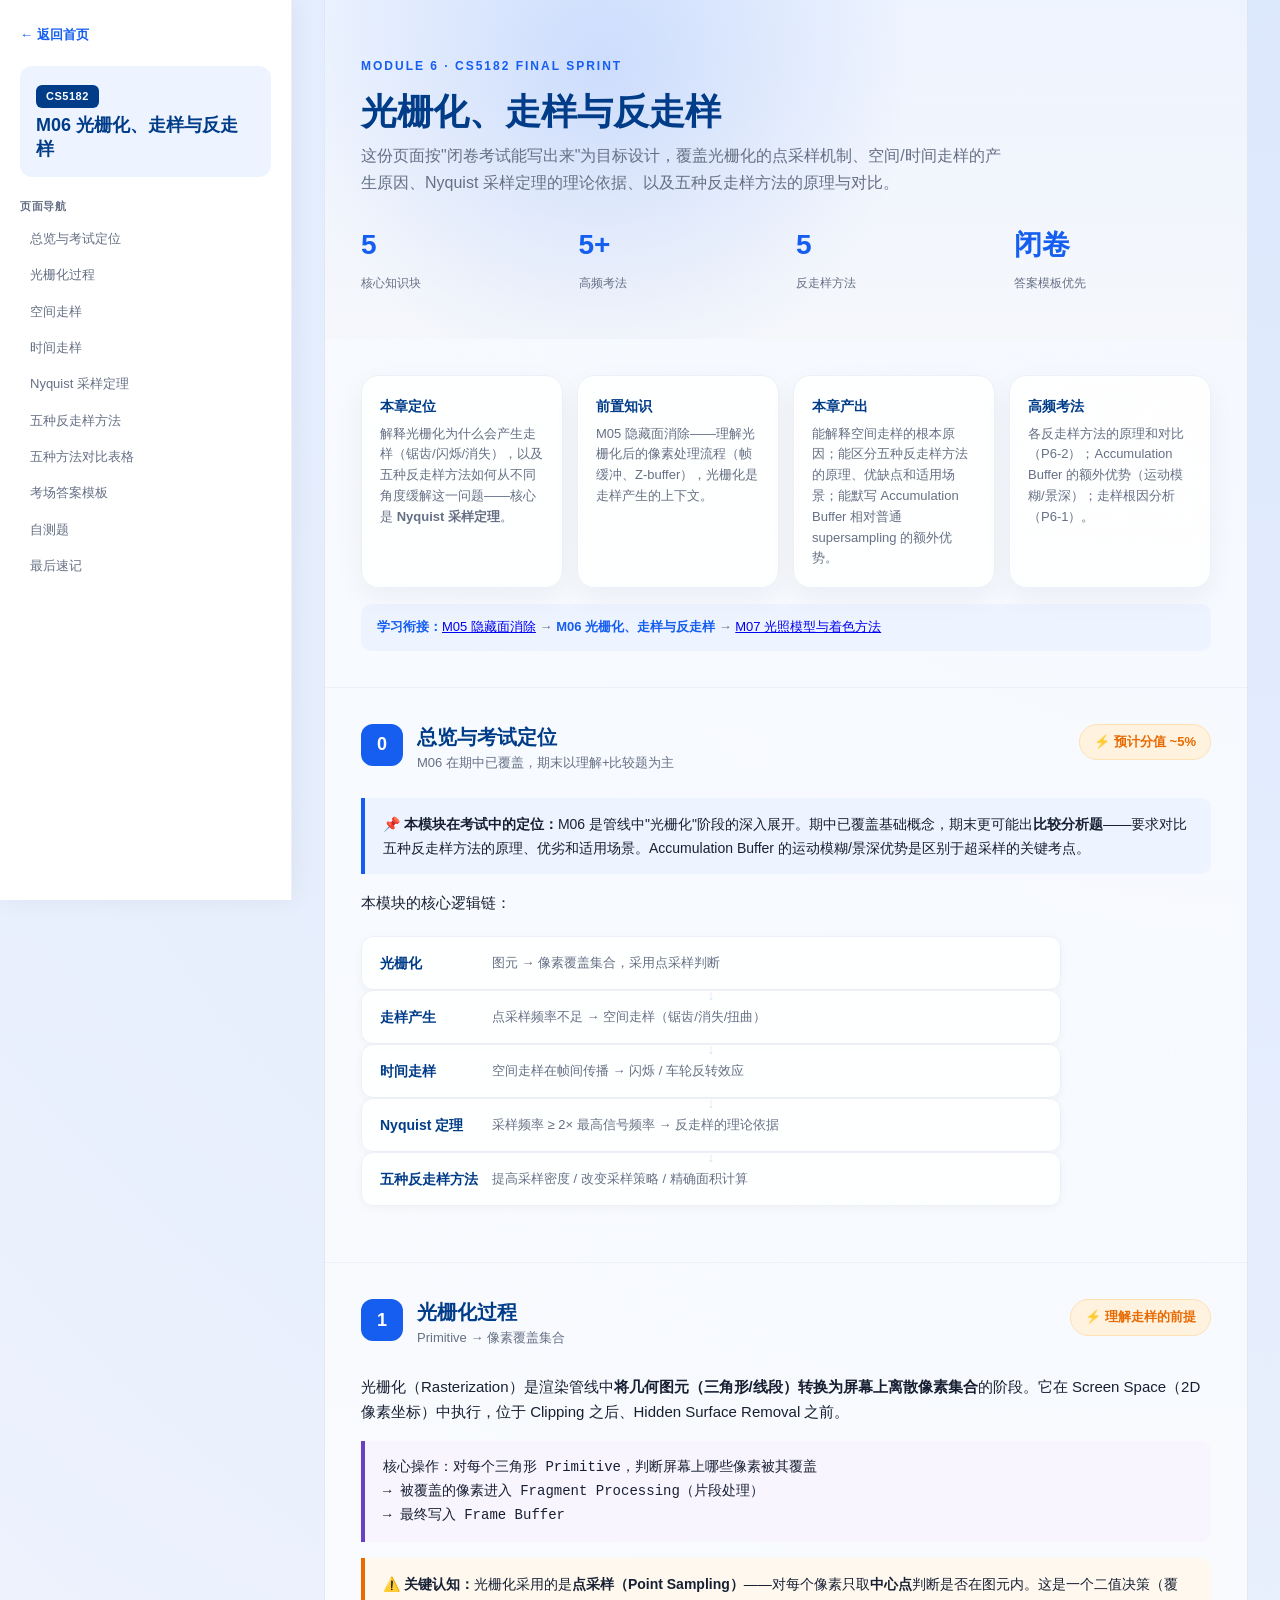
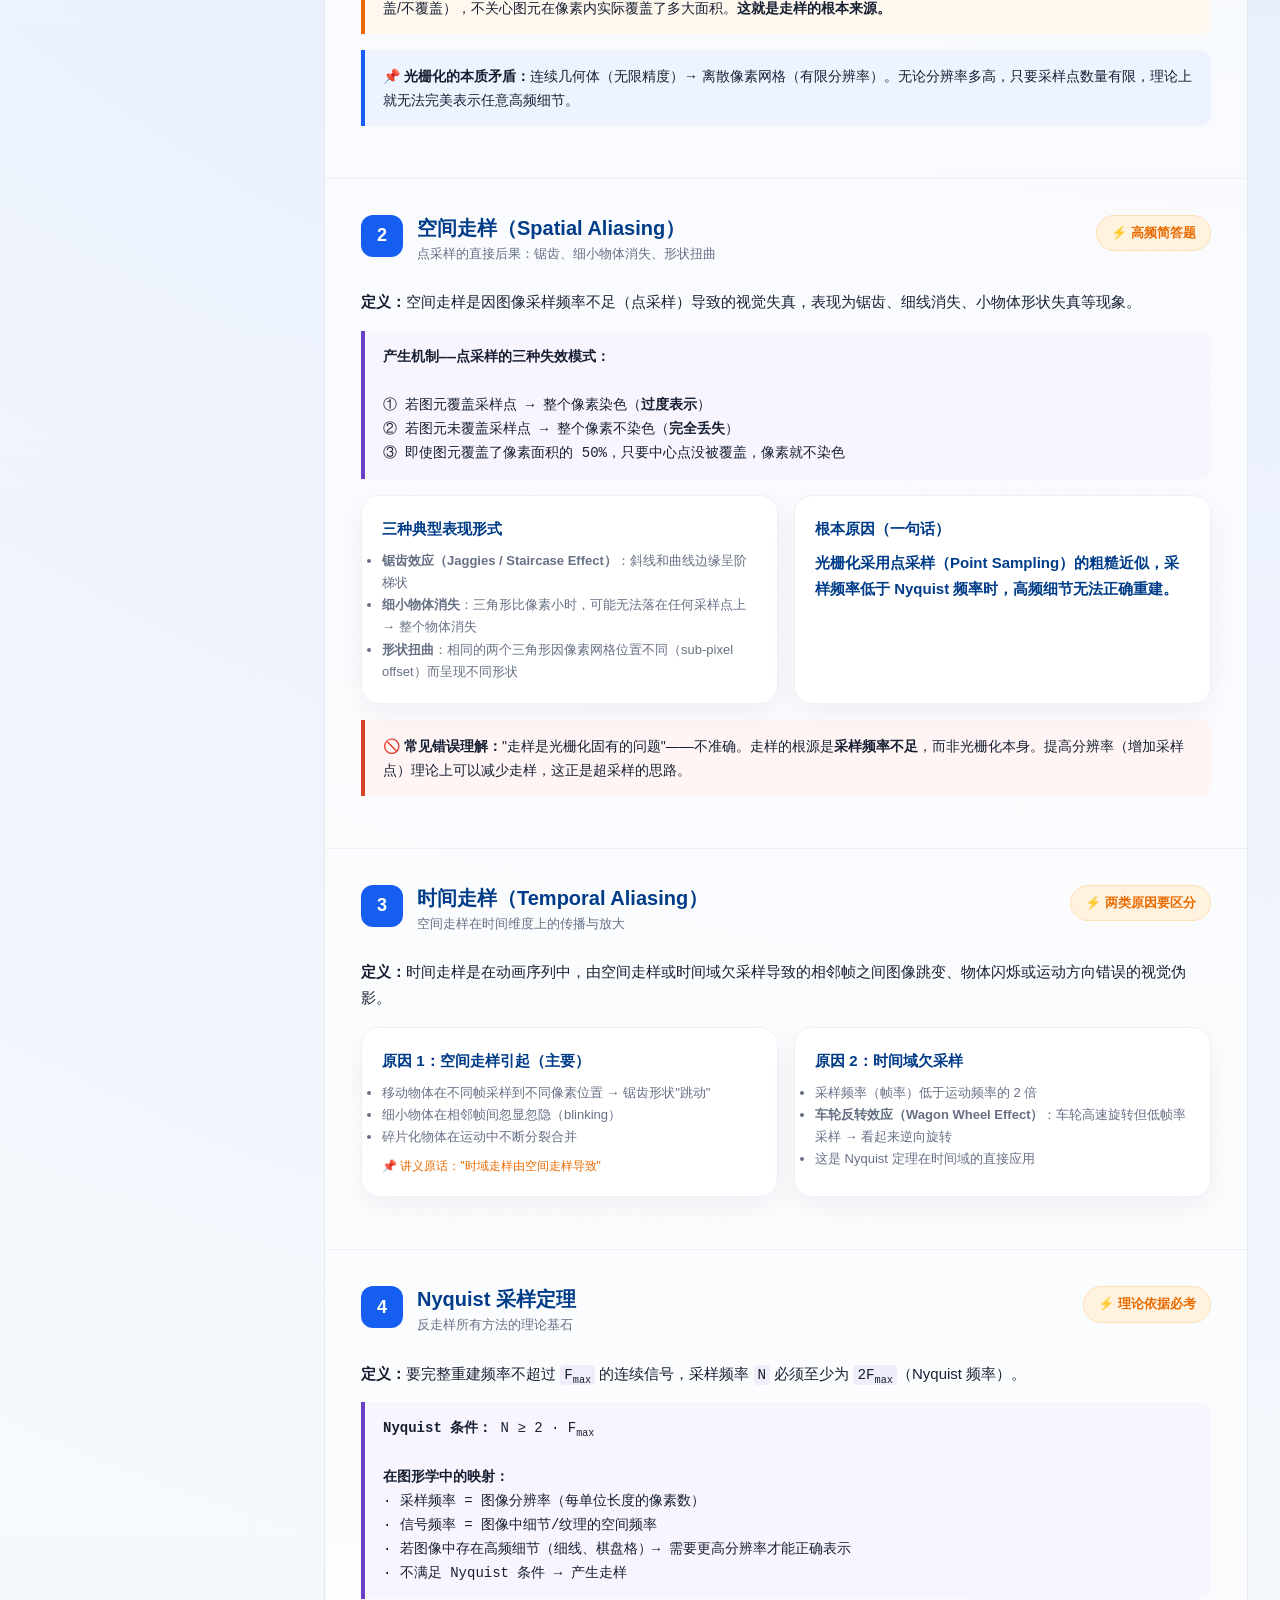
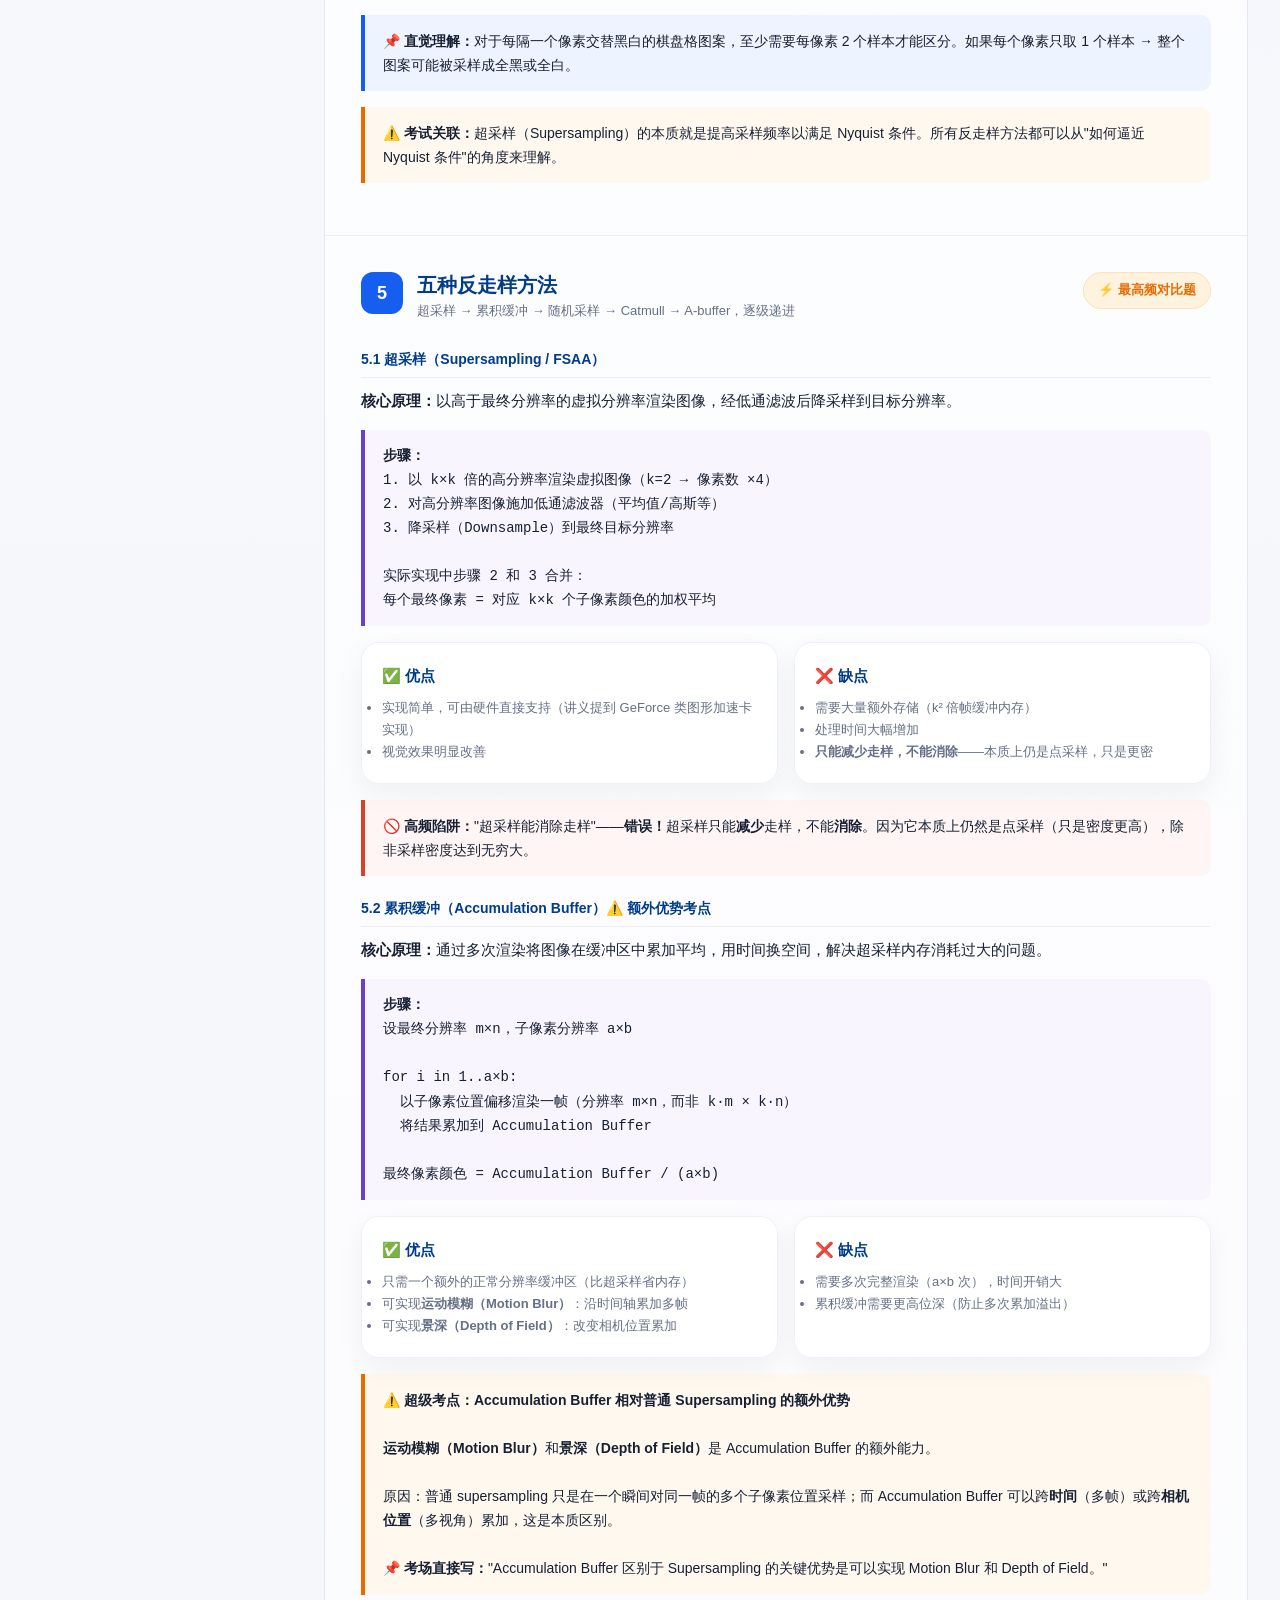
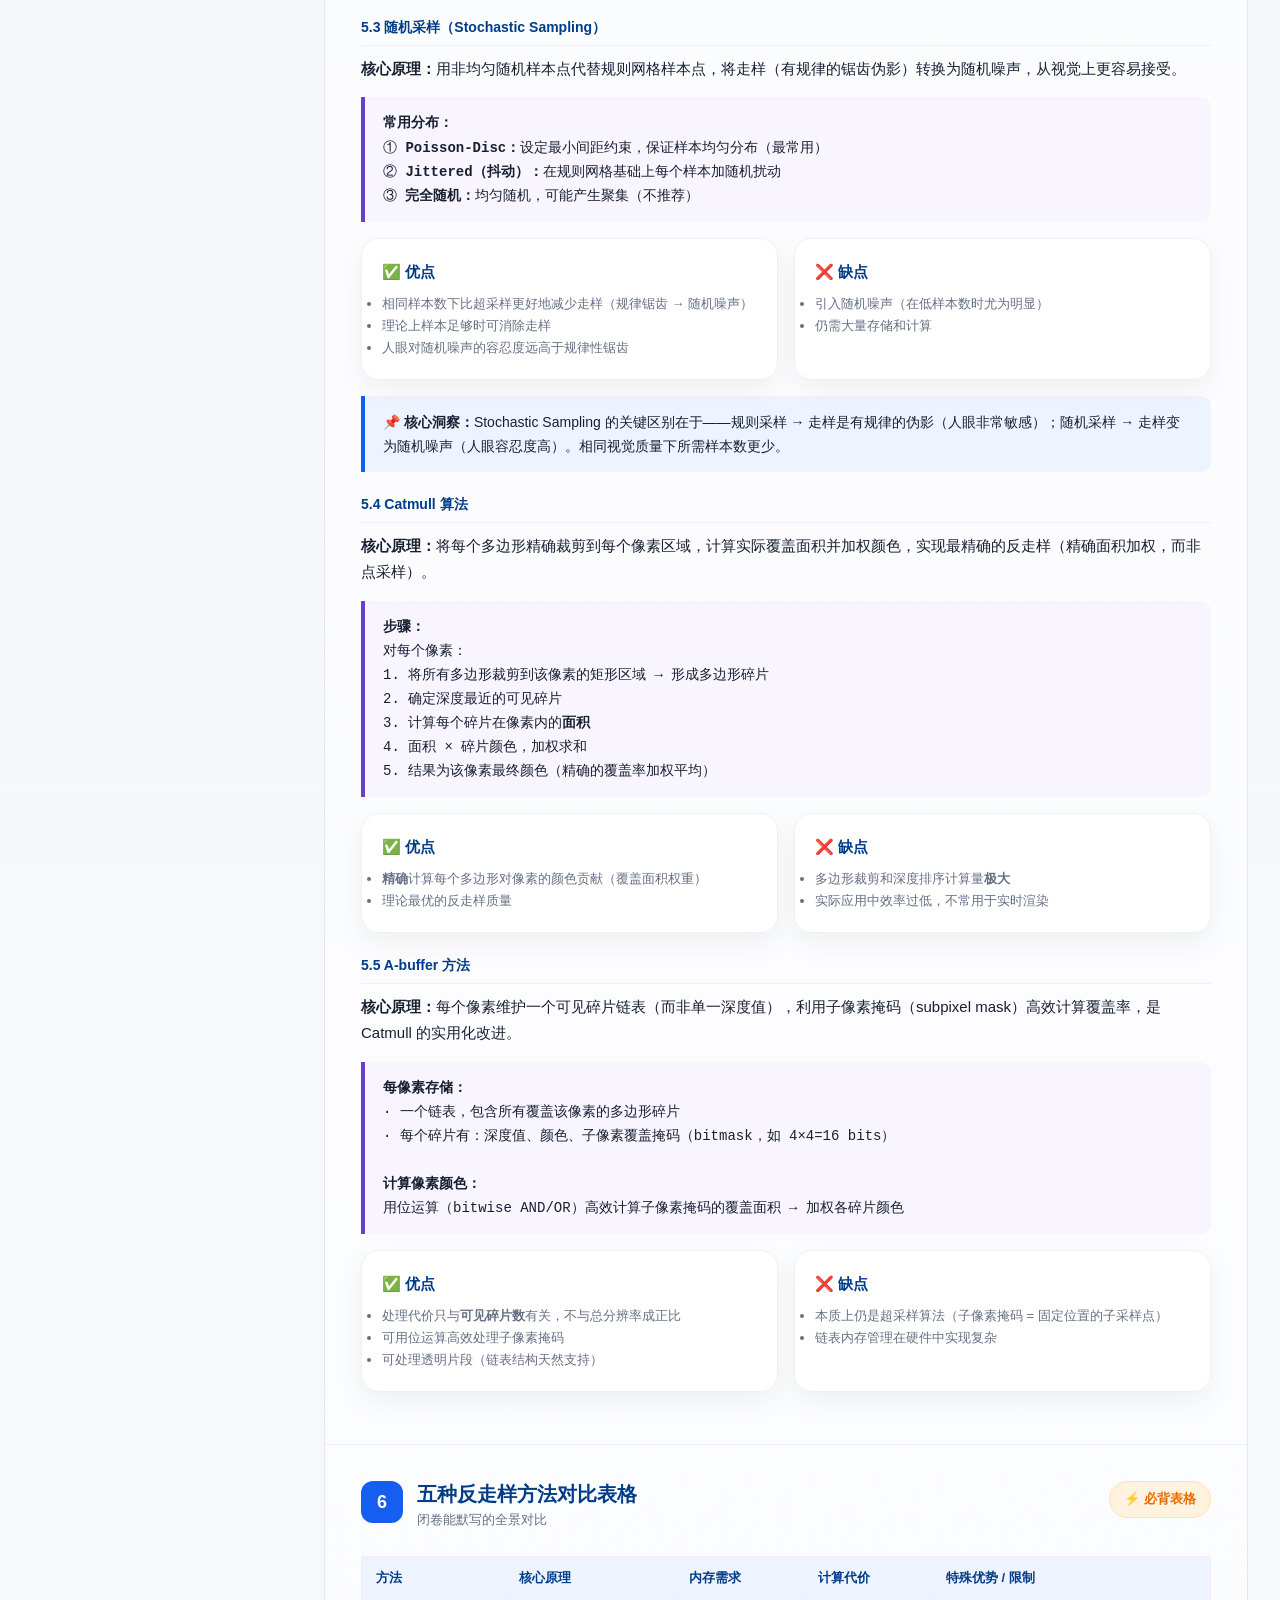
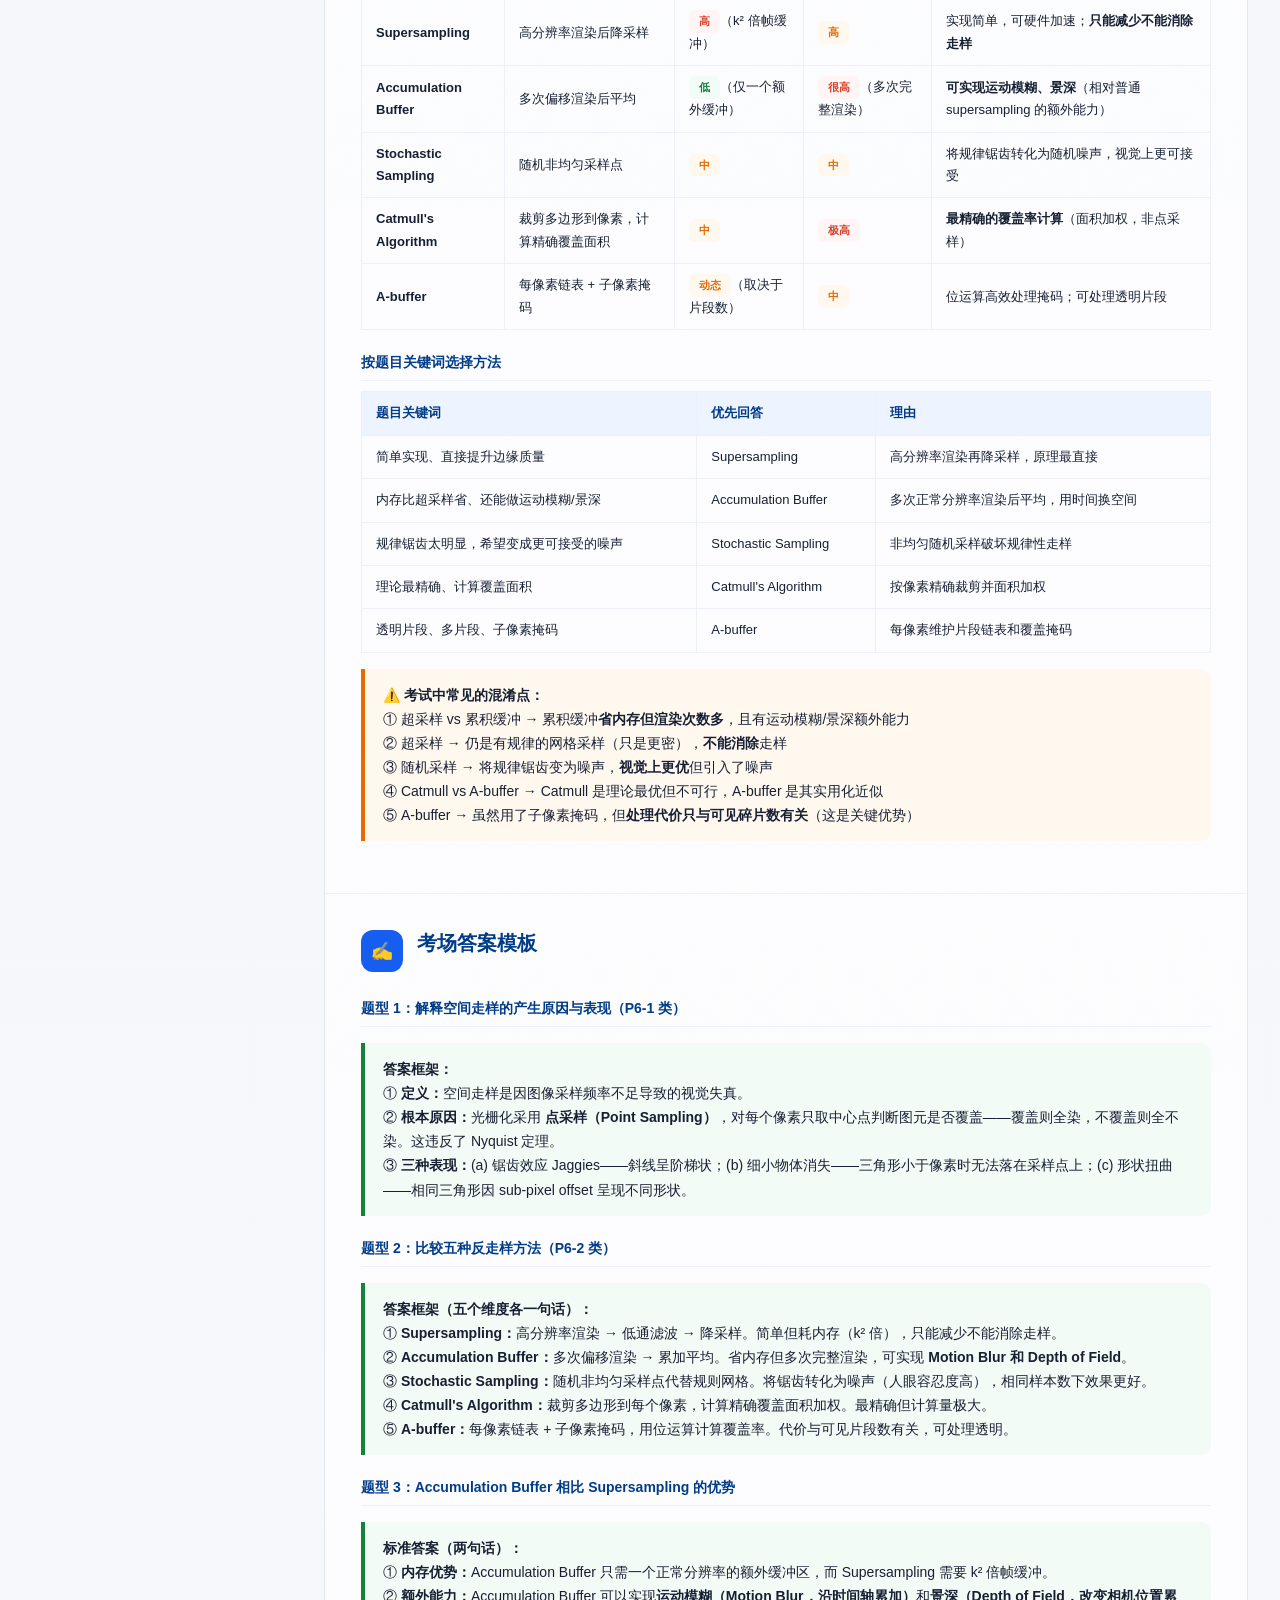
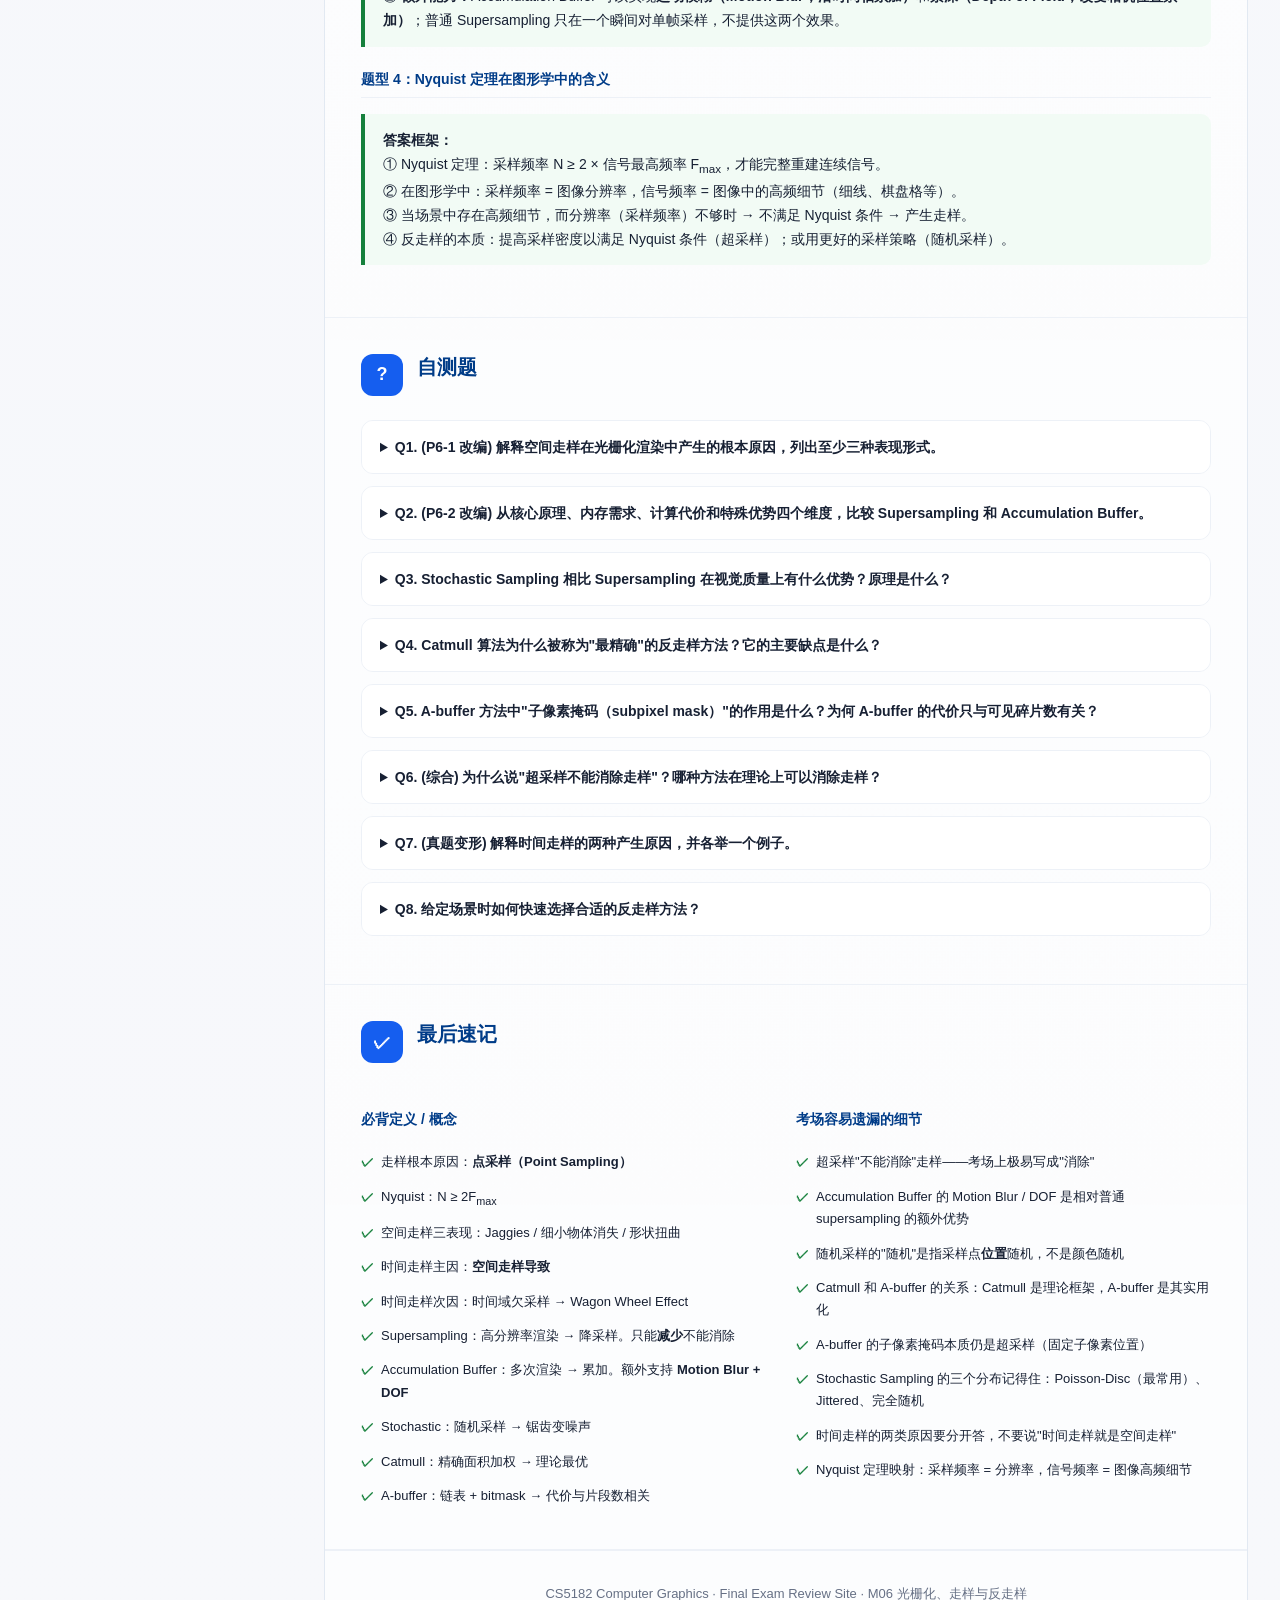
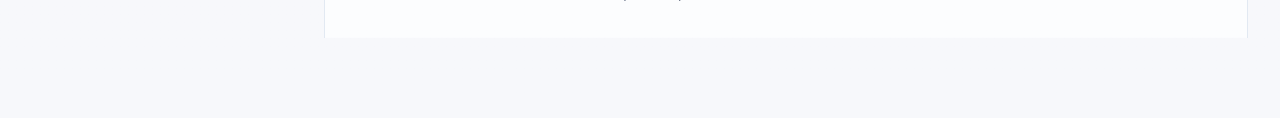
<file: CS5182_Module_6_Review.html>
<!DOCTYPE html>
<html lang="zh-CN">
<head>
<meta charset="UTF-8">
<meta name="viewport" content="width=device-width, initial-scale=1.0">
<title>CS5182 M06 · 光栅化、走样与反走样</title>
<link rel="stylesheet" href="assets/review.css">
<style>
:root {
  --bg: #f5f7fb; --paper: #ffffff; --ink: #172033; --muted: #667085;
  --soft: #eef4ff; --blue: #155EEF; --blue2: #003C88;
  --red: #D7422A; --green: #16803C; --orange: #E86A00; --purple: #6941C6;
  --border: #d9e2ef; --border2: #edf1f7;
  --shadow: 0 16px 40px rgba(16,24,40,.08); --radius: 18px; --sidebar: 292px;
}
*,*::before,*::after{box-sizing:border-box;margin:0;padding:0}
body{font-family:-apple-system,BlinkMacSystemFont,"SF Pro Text","PingFang SC","Noto Sans SC","Microsoft YaHei",Arial,sans-serif;font-size:15px;line-height:1.72;color:var(--ink);background:radial-gradient(circle at top right,rgba(21,94,239,.12),transparent 34%),linear-gradient(180deg,#f8fbff 0%,#f5f7fb 45%,#f7f8fb 100%);min-height:100vh}

/* pipeline */
.pipeline{display:flex;flex-direction:column;align-items:stretch;gap:0;margin:20px 0;max-width:700px}
.pipe{background:rgba(255,255,255,.93);border:1px solid var(--border2);border-radius:12px;padding:14px 18px;display:flex;align-items:center;gap:12px;box-shadow:0 2px 8px rgba(16,24,40,.04);position:relative}
.pipe b{font-size:14px;font-weight:800;color:var(--blue2);white-space:nowrap;min-width:100px}
.pipe span{font-size:13px;color:var(--muted)}
.pipe::after{content:"↓";position:absolute;left:50%;bottom:-18px;transform:translateX(-50%);font-size:14px;color:var(--border);font-weight:700;z-index:1}
.pipe:last-child::after{display:none}

/* grid */
.grid-2{display:grid;grid-template-columns:repeat(2,1fr);gap:16px;margin:16px 0}
.grid-3{display:grid;grid-template-columns:repeat(3,1fr);gap:14px;margin:16px 0}
.card{background:rgba(255,255,255,.93);border:1px solid var(--border2);border-radius:var(--radius);padding:20px;box-shadow:0 10px 28px rgba(16,24,40,.05)}
.card h3{font-size:15px;font-weight:800;color:var(--blue2);margin-bottom:8px}
.card p,.card li{font-size:13px;color:var(--muted);line-height:1.7}

/* tables */
table{width:100%;border-collapse:collapse;font-size:14px;margin:16px 0}
th,td{border:1px solid var(--border2);padding:10px 14px;text-align:left}
th{background:var(--soft);font-weight:700;color:var(--blue2);font-size:13px}
td{color:var(--ink);font-size:13px}

/* mini-title */
.mini-title{font-size:14px;font-weight:800;color:var(--blue2);margin:20px 0 10px;padding-bottom:6px;border-bottom:1px solid var(--border2)}

/* details */
details{margin:12px 0;border:1px solid var(--border2);border-radius:12px;overflow:hidden}
summary{padding:14px 18px;font-weight:700;font-size:14px;cursor:pointer;background:rgba(255,255,255,.93);color:var(--ink)}
summary:hover{background:var(--soft)}
.detail-body{padding:16px 18px;border-top:1px solid var(--border2);font-size:14px;background:rgba(255,255,255,.7)}

/* quick / final-recall */
.quick{display:grid;grid-template-columns:repeat(2,1fr);gap:20px}
.quick .mini-title{font-size:14px;font-weight:800;color:var(--blue2);margin-bottom:8px;border:none}
.checklist{list-style:none;padding:0}
.checklist li{padding:6px 0;font-size:13px;color:var(--ink);padding-left:20px;position:relative}
.checklist li::before{content:"✓";position:absolute;left:0;color:var(--green);font-weight:800}

/* footer */
.footer{text-align:center;padding:32px 24px;border-top:1px solid var(--border2);color:var(--muted);font-size:13px}

/* aa-method-card grid for 5 methods */
.aa-grid{display:grid;grid-template-columns:repeat(2,1fr);gap:16px;margin:16px 0}
.aa-method{background:rgba(255,255,255,.93);border:1px solid var(--border2);border-radius:var(--radius);padding:20px;box-shadow:0 10px 28px rgba(16,24,40,.05);border-top:4px solid var(--blue)}
.aa-method.highlight{border-top:4px solid var(--orange)}
.aa-method h3{font-size:16px;font-weight:900;color:var(--blue2);margin-bottom:6px}
.aa-method .tag-line{font-size:12px;color:var(--muted);margin-bottom:10px}
.aa-method .pros{color:var(--green);font-size:13px}
.aa-method .cons{color:var(--red);font-size:13px}

/* responsive overrides */
@media(max-width:980px){
  .grid-2,.grid-3,.quick{grid-template-columns:1fr}
}
</style>
</head>
<body>


<div class="shell">

<!-- sidebar -->
<aside class="sidebar">
  <a class="back-link" href="index.html">← 返回首页</a>
  <div class="mod-id">
    <span class="badge-cs">CS5182</span>
    <h2>M06 光栅化、走样与反走样</h2>
  </div>
  <nav class="nav-group">
    <span class="nav-label">页面导航</span>
    <a class="nav-link" href="#roadmap">总览与考试定位</a>
    <a class="nav-link" href="#rasterization">光栅化过程</a>
    <a class="nav-link" href="#spatial-aliasing">空间走样</a>
    <a class="nav-link" href="#temporal-aliasing">时间走样</a>
    <a class="nav-link" href="#nyquist">Nyquist 采样定理</a>
    <a class="nav-link" href="#anti-aliasing">五种反走样方法</a>
    <a class="nav-link" href="#comparison">五种方法对比表格</a>
    <a class="nav-link" href="#templates">考场答案模板</a>
    <a class="nav-link" href="#quiz">自测题</a>
    <a class="nav-link" href="#final-recall">最后速记</a>
  </nav>
</aside>

<!-- main content -->
<main class="main">
<div class="content">

<!-- hero -->
<header class="hero">
  <div class="kicker">MODULE 6 · CS5182 Final Sprint</div>
  <h2>光栅化、走样与反走样</h2>
  <p class="hero-sub">这份页面按"闭卷考试能写出来"为目标设计，覆盖光栅化的点采样机制、空间/时间走样的产生原因、Nyquist 采样定理的理论依据、以及五种反走样方法的原理与对比。</p>
  <div class="hero-grid">
    <div class="hero-stat"><b>5</b><span>核心知识块</span></div>
    <div class="hero-stat"><b>5+</b><span>高频考法</span></div>
    <div class="hero-stat"><b>5</b><span>反走样方法</span></div>
    <div class="hero-stat"><b>闭卷</b><span>答案模板优先</span></div>
  </div>
</header>

<!-- module-entry -->
<section class="section module-entry">
  <div class="entry-grid">
    <article class="concept-card">
      <h3>本章定位</h3>
      <p>解释光栅化为什么会产生走样（锯齿/闪烁/消失），以及五种反走样方法如何从不同角度缓解这一问题——核心是 <strong>Nyquist 采样定理</strong>。</p>
    </article>
    <article class="concept-card">
      <h3>前置知识</h3>
      <p>M05 隐藏面消除——理解光栅化后的像素处理流程（帧缓冲、Z-buffer），光栅化是走样产生的上下文。</p>
    </article>
    <article class="concept-card">
      <h3>本章产出</h3>
      <p>能解释空间走样的根本原因；能区分五种反走样方法的原理、优缺点和适用场景；能默写 Accumulation Buffer 相对普通 supersampling 的额外优势。</p>
    </article>
    <article class="concept-card">
      <h3>高频考法</h3>
      <p>各反走样方法的原理和对比（P6-2）；Accumulation Buffer 的额外优势（运动模糊/景深）；走样根因分析（P6-1）。</p>
    </article>
  </div>
  <div class="bridge-note">
    <strong>学习衔接：</strong><a href="CS5182_Module_5_Review.html">M05 隐藏面消除</a> → <strong>M06 光栅化、走样与反走样</strong> → <a href="CS5182_Module_7_Review.html">M07 光照模型与着色方法</a>
  </div>
</section>

<!-- #roadmap -->
<section class="section" id="roadmap">
  <div class="section-head">
    <div class="section-title">
      <div class="badge-num">0</div>
      <div>
        <h2>总览与考试定位</h2>
        <p class="lead">M06 在期中已覆盖，期末以理解+比较题为主</p>
      </div>
    </div>
    <span class="exam-chip">⚡ 预计分值 ~5%</span>
  </div>

  <div class="note">
    📌 <strong>本模块在考试中的定位：</strong>M06 是管线中"光栅化"阶段的深入展开。期中已覆盖基础概念，期末更可能出<strong>比较分析题</strong>——要求对比五种反走样方法的原理、优劣和适用场景。Accumulation Buffer 的运动模糊/景深优势是区别于超采样的关键考点。
  </div>

  <p>本模块的核心逻辑链：</p>
  <div class="pipeline">
    <div class="pipe"><b>光栅化</b><span>图元 → 像素覆盖集合，采用点采样判断</span></div>
    <div class="pipe"><b>走样产生</b><span>点采样频率不足 → 空间走样（锯齿/消失/扭曲）</span></div>
    <div class="pipe"><b>时间走样</b><span>空间走样在帧间传播 → 闪烁 / 车轮反转效应</span></div>
    <div class="pipe"><b>Nyquist 定理</b><span>采样频率 ≥ 2× 最高信号频率 → 反走样的理论依据</span></div>
    <div class="pipe"><b>五种反走样方法</b><span>提高采样密度 / 改变采样策略 / 精确面积计算</span></div>
  </div>
</section>

<!-- #rasterization -->
<section class="section" id="rasterization">
  <div class="section-head">
    <div class="section-title">
      <div class="badge-num">1</div>
      <div>
        <h2>光栅化过程</h2>
        <p class="lead">Primitive → 像素覆盖集合</p>
      </div>
    </div>
    <span class="exam-chip">⚡ 理解走样的前提</span>
  </div>

  <p>光栅化（Rasterization）是渲染管线中<strong>将几何图元（三角形/线段）转换为屏幕上离散像素集合</strong>的阶段。它在 Screen Space（2D 像素坐标）中执行，位于 Clipping 之后、Hidden Surface Removal 之前。</p>

  <div class="formula">
    核心操作：对每个三角形 Primitive，判断屏幕上哪些像素被其覆盖<br>
    → 被覆盖的像素进入 Fragment Processing（片段处理）<br>
    → 最终写入 Frame Buffer
  </div>

  <div class="warn">
    ⚠️ <strong>关键认知：</strong>光栅化采用的是<strong>点采样（Point Sampling）</strong>——对每个像素只取<strong>中心点</strong>判断是否在图元内。这是一个二值决策（覆盖/不覆盖），不关心图元在像素内实际覆盖了多大面积。<strong>这就是走样的根本来源。</strong>
  </div>

  <div class="note">
    📌 <strong>光栅化的本质矛盾：</strong>连续几何体（无限精度）→ 离散像素网格（有限分辨率）。无论分辨率多高，只要采样点数量有限，理论上就无法完美表示任意高频细节。
  </div>
</section>

<!-- #spatial-aliasing -->
<section class="section" id="spatial-aliasing">
  <div class="section-head">
    <div class="section-title">
      <div class="badge-num">2</div>
      <div>
        <h2>空间走样（Spatial Aliasing）</h2>
        <p class="lead">点采样的直接后果：锯齿、细小物体消失、形状扭曲</p>
      </div>
    </div>
    <span class="exam-chip">⚡ 高频简答题</span>
  </div>

  <p><strong>定义：</strong>空间走样是因图像采样频率不足（点采样）导致的视觉失真，表现为锯齿、细线消失、小物体形状失真等现象。</p>

  <div class="formula">
    <strong>产生机制——点采样的三种失效模式：</strong><br><br>
    ① 若图元覆盖采样点 → 整个像素染色（<strong>过度表示</strong>）<br>
    ② 若图元未覆盖采样点 → 整个像素不染色（<strong>完全丢失</strong>）<br>
    ③ 即使图元覆盖了像素面积的 50%，只要中心点没被覆盖，像素就不染色
  </div>

  <div class="grid-2">
    <div class="card">
      <h3>三种典型表现形式</h3>
      <ul>
        <li><strong>锯齿效应（Jaggies / Staircase Effect）</strong>：斜线和曲线边缘呈阶梯状</li>
        <li><strong>细小物体消失</strong>：三角形比像素小时，可能无法落在任何采样点上 → 整个物体消失</li>
        <li><strong>形状扭曲</strong>：相同的两个三角形因像素网格位置不同（sub-pixel offset）而呈现不同形状</li>
      </ul>
    </div>
    <div class="card">
      <h3>根本原因（一句话）</h3>
      <p style="font-size:15px;color:var(--blue2);font-weight:700;">光栅化采用<strong>点采样（Point Sampling）</strong>的粗糙近似，采样频率低于 Nyquist 频率时，高频细节无法正确重建。</p>
    </div>
  </div>

  <div class="exam">
    🚫 <strong>常见错误理解：</strong>"走样是光栅化固有的问题"——不准确。走样的根源是<strong>采样频率不足</strong>，而非光栅化本身。提高分辨率（增加采样点）理论上可以减少走样，这正是超采样的思路。
  </div>
</section>

<!-- #temporal-aliasing -->
<section class="section" id="temporal-aliasing">
  <div class="section-head">
    <div class="section-title">
      <div class="badge-num">3</div>
      <div>
        <h2>时间走样（Temporal Aliasing）</h2>
        <p class="lead">空间走样在时间维度上的传播与放大</p>
      </div>
    </div>
    <span class="exam-chip">⚡ 两类原因要区分</span>
  </div>

  <p><strong>定义：</strong>时间走样是在动画序列中，由空间走样或时间域欠采样导致的相邻帧之间图像跳变、物体闪烁或运动方向错误的视觉伪影。</p>

  <div class="grid-2">
    <div class="card">
      <h3>原因 1：空间走样引起（主要）</h3>
      <ul>
        <li>移动物体在不同帧采样到不同像素位置 → 锯齿形状"跳动"</li>
        <li>细小物体在相邻帧间忽显忽隐（blinking）</li>
        <li>碎片化物体在运动中不断分裂合并</li>
      </ul>
      <p style="margin-top:8px;font-size:12px;color:var(--orange);">📌 讲义原话："时域走样由空间走样导致"</p>
    </div>
    <div class="card">
      <h3>原因 2：时间域欠采样</h3>
      <ul>
        <li>采样频率（帧率）低于运动频率的 2 倍</li>
        <li><strong>车轮反转效应（Wagon Wheel Effect）</strong>：车轮高速旋转但低帧率采样 → 看起来逆向旋转</li>
        <li>这是 Nyquist 定理在时间域的直接应用</li>
      </ul>
    </div>
  </div>
</section>

<!-- #nyquist -->
<section class="section" id="nyquist">
  <div class="section-head">
    <div class="section-title">
      <div class="badge-num">4</div>
      <div>
        <h2>Nyquist 采样定理</h2>
        <p class="lead">反走样所有方法的理论基石</p>
      </div>
    </div>
    <span class="exam-chip">⚡ 理论依据必考</span>
  </div>

  <p><strong>定义：</strong>要完整重建频率不超过 <span class="math-inline">F<sub>max</sub></span> 的连续信号，采样频率 <span class="math-inline">N</span> 必须至少为 <span class="math-inline">2F<sub>max</sub></span>（Nyquist 频率）。</p>

  <div class="formula">
    <strong>Nyquist 条件：</strong> N ≥ 2 · F<sub>max</sub><br><br>
    <strong>在图形学中的映射：</strong><br>
    · 采样频率 = 图像分辨率（每单位长度的像素数）<br>
    · 信号频率 = 图像中细节/纹理的空间频率<br>
    · 若图像中存在高频细节（细线、棋盘格）→ 需要更高分辨率才能正确表示<br>
    · 不满足 Nyquist 条件 → 产生走样
  </div>

  <div class="note">
    📌 <strong>直觉理解：</strong>对于每隔一个像素交替黑白的棋盘格图案，至少需要每像素 2 个样本才能区分。如果每个像素只取 1 个样本 → 整个图案可能被采样成全黑或全白。
  </div>

  <div class="warn">
    ⚠️ <strong>考试关联：</strong>超采样（Supersampling）的本质就是提高采样频率以满足 Nyquist 条件。所有反走样方法都可以从"如何逼近 Nyquist 条件"的角度来理解。
  </div>
</section>

<!-- #anti-aliasing -->
<section class="section" id="anti-aliasing">
  <div class="section-head">
    <div class="section-title">
      <div class="badge-num">5</div>
      <div>
        <h2>五种反走样方法</h2>
        <p class="lead">超采样 → 累积缓冲 → 随机采样 → Catmull → A-buffer，逐级递进</p>
      </div>
    </div>
    <span class="exam-chip">⚡ 最高频对比题</span>
  </div>

  <!-- 5.1 Supersampling -->
  <div class="mini-title">5.1 超采样（Supersampling / FSAA）</div>

  <p><strong>核心原理：</strong>以高于最终分辨率的虚拟分辨率渲染图像，经低通滤波后降采样到目标分辨率。</p>

  <div class="formula">
    <strong>步骤：</strong><br>
    1. 以 k×k 倍的高分辨率渲染虚拟图像（k=2 → 像素数 ×4）<br>
    2. 对高分辨率图像施加低通滤波器（平均值/高斯等）<br>
    3. 降采样（Downsample）到最终目标分辨率<br>
    <br>
    实际实现中步骤 2 和 3 合并：<br>
    每个最终像素 = 对应 k×k 个子像素颜色的加权平均
  </div>

  <div class="grid-2">
    <div class="card">
      <h3>✅ 优点</h3>
      <ul>
        <li>实现简单，可由硬件直接支持（讲义提到 GeForce 类图形加速卡实现）</li>
        <li>视觉效果明显改善</li>
      </ul>
    </div>
    <div class="card">
      <h3>❌ 缺点</h3>
      <ul>
        <li>需要大量额外存储（k² 倍帧缓冲内存）</li>
        <li>处理时间大幅增加</li>
        <li><strong>只能减少走样，不能消除</strong>——本质上仍是点采样，只是更密</li>
      </ul>
    </div>
  </div>

  <div class="exam">
    🚫 <strong>高频陷阱：</strong>"超采样能消除走样"——<strong>错误！</strong>超采样只能<strong>减少</strong>走样，不能<strong>消除</strong>。因为它本质上仍然是点采样（只是密度更高），除非采样密度达到无穷大。
  </div>

  <!-- 5.2 Accumulation Buffer -->
  <div class="mini-title">5.2 累积缓冲（Accumulation Buffer）⚠️ 额外优势考点</div>

  <p><strong>核心原理：</strong>通过多次渲染将图像在缓冲区中累加平均，用时间换空间，解决超采样内存消耗过大的问题。</p>

  <div class="formula">
    <strong>步骤：</strong><br>
    设最终分辨率 m×n，子像素分辨率 a×b<br>
    <br>
    for i in 1..a×b:<br>
    &nbsp;&nbsp;以子像素位置偏移渲染一帧（分辨率 m×n，而非 k·m × k·n）<br>
    &nbsp;&nbsp;将结果累加到 Accumulation Buffer<br>
    <br>
    最终像素颜色 = Accumulation Buffer / (a×b)
  </div>

  <div class="grid-2">
    <div class="card">
      <h3>✅ 优点</h3>
      <ul>
        <li>只需一个额外的正常分辨率缓冲区（比超采样省内存）</li>
        <li>可实现<strong>运动模糊（Motion Blur）</strong>：沿时间轴累加多帧</li>
        <li>可实现<strong>景深（Depth of Field）</strong>：改变相机位置累加</li>
      </ul>
    </div>
    <div class="card">
      <h3>❌ 缺点</h3>
      <ul>
        <li>需要多次完整渲染（a×b 次），时间开销大</li>
        <li>累积缓冲需要更高位深（防止多次累加溢出）</li>
      </ul>
    </div>
  </div>

  <div class="warn">
    ⚠️ <strong>超级考点：Accumulation Buffer 相对普通 Supersampling 的额外优势</strong><br><br>
    <strong>运动模糊（Motion Blur）</strong>和<strong>景深（Depth of Field）</strong>是 Accumulation Buffer 的额外能力。<br><br>
    原因：普通 supersampling 只是在一个瞬间对同一帧的多个子像素位置采样；而 Accumulation Buffer 可以跨<strong>时间</strong>（多帧）或跨<strong>相机位置</strong>（多视角）累加，这是本质区别。<br><br>
    📌 <strong>考场直接写：</strong>"Accumulation Buffer 区别于 Supersampling 的关键优势是可以实现 Motion Blur 和 Depth of Field。"
  </div>

  <!-- 5.3 Stochastic Sampling -->
  <div class="mini-title">5.3 随机采样（Stochastic Sampling）</div>

  <p><strong>核心原理：</strong>用非均匀随机样本点代替规则网格样本点，将走样（有规律的锯齿伪影）转换为随机噪声，从视觉上更容易接受。</p>

  <div class="formula">
    <strong>常用分布：</strong><br>
    ① <strong>Poisson-Disc：</strong>设定最小间距约束，保证样本均匀分布（最常用）<br>
    ② <strong>Jittered（抖动）：</strong>在规则网格基础上每个样本加随机扰动<br>
    ③ <strong>完全随机：</strong>均匀随机，可能产生聚集（不推荐）
  </div>

  <div class="grid-2">
    <div class="card">
      <h3>✅ 优点</h3>
      <ul>
        <li>相同样本数下比超采样更好地减少走样（规律锯齿 → 随机噪声）</li>
        <li>理论上样本足够时可消除走样</li>
        <li>人眼对随机噪声的容忍度远高于规律性锯齿</li>
      </ul>
    </div>
    <div class="card">
      <h3>❌ 缺点</h3>
      <ul>
        <li>引入随机噪声（在低样本数时尤为明显）</li>
        <li>仍需大量存储和计算</li>
      </ul>
    </div>
  </div>

  <div class="note">
    📌 <strong>核心洞察：</strong>Stochastic Sampling 的关键区别在于——规则采样 → 走样是有规律的伪影（人眼非常敏感）；随机采样 → 走样变为随机噪声（人眼容忍度高）。相同视觉质量下所需样本数更少。
  </div>

  <!-- 5.4 Catmull's Algorithm -->
  <div class="mini-title">5.4 Catmull 算法</div>

  <p><strong>核心原理：</strong>将每个多边形精确裁剪到每个像素区域，计算实际覆盖面积并加权颜色，实现最精确的反走样（精确面积加权，而非点采样）。</p>

  <div class="formula">
    <strong>步骤：</strong><br>
    对每个像素：<br>
    1. 将所有多边形裁剪到该像素的矩形区域 → 形成多边形碎片<br>
    2. 确定深度最近的可见碎片<br>
    3. 计算每个碎片在像素内的<strong>面积</strong><br>
    4. 面积 × 碎片颜色，加权求和<br>
    5. 结果为该像素最终颜色（精确的覆盖率加权平均）
  </div>

  <div class="grid-2">
    <div class="card">
      <h3>✅ 优点</h3>
      <ul>
        <li><strong>精确</strong>计算每个多边形对像素的颜色贡献（覆盖面积权重）</li>
        <li>理论最优的反走样质量</li>
      </ul>
    </div>
    <div class="card">
      <h3>❌ 缺点</h3>
      <ul>
        <li>多边形裁剪和深度排序计算量<strong>极大</strong></li>
        <li>实际应用中效率过低，不常用于实时渲染</li>
      </ul>
    </div>
  </div>

  <!-- 5.5 A-buffer -->
  <div class="mini-title">5.5 A-buffer 方法</div>

  <p><strong>核心原理：</strong>每个像素维护一个可见碎片链表（而非单一深度值），利用子像素掩码（subpixel mask）高效计算覆盖率，是 Catmull 的实用化改进。</p>

  <div class="formula">
    <strong>每像素存储：</strong><br>
    · 一个链表，包含所有覆盖该像素的多边形碎片<br>
    · 每个碎片有：深度值、颜色、子像素覆盖掩码（bitmask，如 4×4=16 bits）<br>
    <br>
    <strong>计算像素颜色：</strong><br>
    用位运算（bitwise AND/OR）高效计算子像素掩码的覆盖面积 → 加权各碎片颜色
  </div>

  <div class="grid-2">
    <div class="card">
      <h3>✅ 优点</h3>
      <ul>
        <li>处理代价只与<strong>可见碎片数</strong>有关，不与总分辨率成正比</li>
        <li>可用位运算高效处理子像素掩码</li>
        <li>可处理透明片段（链表结构天然支持）</li>
      </ul>
    </div>
    <div class="card">
      <h3>❌ 缺点</h3>
      <ul>
        <li>本质上仍是超采样算法（子像素掩码 = 固定位置的子采样点）</li>
        <li>链表内存管理在硬件中实现复杂</li>
      </ul>
    </div>
  </div>
</section>

<!-- #comparison -->
<section class="section" id="comparison">
  <div class="section-head">
    <div class="section-title">
      <div class="badge-num">6</div>
      <div>
        <h2>五种反走样方法对比表格</h2>
        <p class="lead">闭卷能默写的全景对比</p>
      </div>
    </div>
    <span class="exam-chip">⚡ 必背表格</span>
  </div>

  <table>
    <thead>
      <tr>
        <th>方法</th>
        <th>核心原理</th>
        <th>内存需求</th>
        <th>计算代价</th>
        <th>特殊优势 / 限制</th>
      </tr>
    </thead>
    <tbody>
      <tr>
        <td><strong>Supersampling</strong></td>
        <td>高分辨率渲染后降采样</td>
        <td><span class="label red">高</span>（k² 倍帧缓冲）</td>
        <td><span class="label orange">高</span></td>
        <td>实现简单，可硬件加速；<strong>只能减少不能消除走样</strong></td>
      </tr>
      <tr>
        <td><strong>Accumulation Buffer</strong></td>
        <td>多次偏移渲染后平均</td>
        <td><span class="label green">低</span>（仅一个额外缓冲）</td>
        <td><span class="label red">很高</span>（多次完整渲染）</td>
        <td><strong>可实现运动模糊、景深</strong>（相对普通 supersampling 的额外能力）</td>
      </tr>
      <tr>
        <td><strong>Stochastic Sampling</strong></td>
        <td>随机非均匀采样点</td>
        <td><span class="label orange">中</span></td>
        <td><span class="label orange">中</span></td>
        <td>将规律锯齿转化为随机噪声，视觉上更可接受</td>
      </tr>
      <tr>
        <td><strong>Catmull's Algorithm</strong></td>
        <td>裁剪多边形到像素，计算精确覆盖面积</td>
        <td><span class="label orange">中</span></td>
        <td><span class="label red">极高</span></td>
        <td><strong>最精确的覆盖率计算</strong>（面积加权，非点采样）</td>
      </tr>
      <tr>
        <td><strong>A-buffer</strong></td>
        <td>每像素链表 + 子像素掩码</td>
        <td><span class="label orange">动态</span>（取决于片段数）</td>
        <td><span class="label orange">中</span></td>
        <td>位运算高效处理掩码；可处理透明片段</td>
      </tr>
    </tbody>
  </table>

  <p class="mini-title">按题目关键词选择方法</p>
  <table>
    <thead><tr><th>题目关键词</th><th>优先回答</th><th>理由</th></tr></thead>
    <tbody>
      <tr><td>简单实现、直接提升边缘质量</td><td>Supersampling</td><td>高分辨率渲染再降采样，原理最直接</td></tr>
      <tr><td>内存比超采样省、还能做运动模糊/景深</td><td>Accumulation Buffer</td><td>多次正常分辨率渲染后平均，用时间换空间</td></tr>
      <tr><td>规律锯齿太明显，希望变成更可接受的噪声</td><td>Stochastic Sampling</td><td>非均匀随机采样破坏规律性走样</td></tr>
      <tr><td>理论最精确、计算覆盖面积</td><td>Catmull's Algorithm</td><td>按像素精确裁剪并面积加权</td></tr>
      <tr><td>透明片段、多片段、子像素掩码</td><td>A-buffer</td><td>每像素维护片段链表和覆盖掩码</td></tr>
    </tbody>
  </table>

  <div class="warn">
    ⚠️ <strong>考试中常见的混淆点：</strong><br>
    ① 超采样 vs 累积缓冲 → 累积缓冲<strong>省内存但渲染次数多</strong>，且有运动模糊/景深额外能力<br>
    ② 超采样 → 仍是有规律的网格采样（只是更密），<strong>不能消除</strong>走样<br>
    ③ 随机采样 → 将规律锯齿变为噪声，<strong>视觉上更优</strong>但引入了噪声<br>
    ④ Catmull vs A-buffer → Catmull 是理论最优但不可行，A-buffer 是其实用化近似<br>
    ⑤ A-buffer → 虽然用了子像素掩码，但<strong>处理代价只与可见碎片数有关</strong>（这是关键优势）
  </div>
</section>

<!-- #templates -->
<section class="section" id="templates">
  <div class="section-head">
    <div class="section-title">
      <div class="badge-num">✍</div>
      <div><h2>考场答案模板</h2></div>
    </div>
  </div>

  <div class="mini-title">题型 1：解释空间走样的产生原因与表现（P6-1 类）</div>
  <div class="answer-box">
    <p><strong>答案框架：</strong></p>
    <p>① <strong>定义：</strong>空间走样是因图像采样频率不足导致的视觉失真。</p>
    <p>② <strong>根本原因：</strong>光栅化采用 <strong>点采样（Point Sampling）</strong>，对每个像素只取中心点判断图元是否覆盖——覆盖则全染，不覆盖则全不染。这违反了 Nyquist 定理。</p>
    <p>③ <strong>三种表现：</strong>(a) 锯齿效应 Jaggies——斜线呈阶梯状；(b) 细小物体消失——三角形小于像素时无法落在采样点上；(c) 形状扭曲——相同三角形因 sub-pixel offset 呈现不同形状。</p>
  </div>

  <div class="mini-title">题型 2：比较五种反走样方法（P6-2 类）</div>
  <div class="answer-box">
    <p><strong>答案框架（五个维度各一句话）：</strong></p>
    <p>① <strong>Supersampling：</strong>高分辨率渲染 → 低通滤波 → 降采样。简单但耗内存（k² 倍），只能减少不能消除走样。</p>
    <p>② <strong>Accumulation Buffer：</strong>多次偏移渲染 → 累加平均。省内存但多次完整渲染，可实现 <strong>Motion Blur 和 Depth of Field</strong>。</p>
    <p>③ <strong>Stochastic Sampling：</strong>随机非均匀采样点代替规则网格。将锯齿转化为噪声（人眼容忍度高），相同样本数下效果更好。</p>
    <p>④ <strong>Catmull's Algorithm：</strong>裁剪多边形到每个像素，计算精确覆盖面积加权。最精确但计算量极大。</p>
    <p>⑤ <strong>A-buffer：</strong>每像素链表 + 子像素掩码，用位运算计算覆盖率。代价与可见片段数有关，可处理透明。</p>
  </div>

  <div class="mini-title">题型 3：Accumulation Buffer 相比 Supersampling 的优势</div>
  <div class="answer-box">
    <p><strong>标准答案（两句话）：</strong></p>
    <p>① <strong>内存优势：</strong>Accumulation Buffer 只需一个正常分辨率的额外缓冲区，而 Supersampling 需要 k² 倍帧缓冲。</p>
    <p>② <strong>额外能力：</strong>Accumulation Buffer 可以实现<strong>运动模糊（Motion Blur，沿时间轴累加）</strong>和<strong>景深（Depth of Field，改变相机位置累加）</strong>；普通 Supersampling 只在一个瞬间对单帧采样，不提供这两个效果。</p>
  </div>

  <div class="mini-title">题型 4：Nyquist 定理在图形学中的含义</div>
  <div class="answer-box">
    <p><strong>答案框架：</strong></p>
    <p>① Nyquist 定理：采样频率 N ≥ 2 × 信号最高频率 F<sub>max</sub>，才能完整重建连续信号。</p>
    <p>② 在图形学中：采样频率 = 图像分辨率，信号频率 = 图像中的高频细节（细线、棋盘格等）。</p>
    <p>③ 当场景中存在高频细节，而分辨率（采样频率）不够时 → 不满足 Nyquist 条件 → 产生走样。</p>
    <p>④ 反走样的本质：提高采样密度以满足 Nyquist 条件（超采样）；或用更好的采样策略（随机采样）。</p>
  </div>
</section>

<!-- #quiz -->
<section class="section" id="quiz">
  <div class="section-head">
    <div class="section-title">
      <div class="badge-num">?</div>
      <div><h2>自测题</h2></div>
    </div>
  </div>

  <details>
    <summary>Q1. (P6-1 改编) 解释空间走样在光栅化渲染中产生的根本原因，列出至少三种表现形式。</summary>
    <div class="detail-body">
      <p><strong>根本原因：</strong>光栅化采用<strong>点采样（Point Sampling）</strong>，对每个像素只取中心点判断图元是否覆盖。覆盖采样点 → 整个像素染色（过度表示）；未覆盖 → 整个像素不染色（完全丢失）。当采样频率低于 Nyquist 频率（2× 信号最高频率）时，高频细节无法正确重建。</p>
      <p><strong>三种表现：</strong></p>
      <ol>
        <li><strong>锯齿效应（Jaggies / Staircase Effect）</strong>：斜线和曲线边缘呈现阶梯状</li>
        <li><strong>细小物体消失</strong>：三角形比像素小时，无法落在任何采样点上 → 物体消失</li>
        <li><strong>形状扭曲</strong>：相同三角形因像素网格位置不同（sub-pixel offset）呈现不同形状</li>
      </ol>
    </div>
  </details>

  <details>
    <summary>Q2. (P6-2 改编) 从核心原理、内存需求、计算代价和特殊优势四个维度，比较 Supersampling 和 Accumulation Buffer。</summary>
    <div class="detail-body">
      <table>
        <thead><tr><th>维度</th><th>Supersampling</th><th>Accumulation Buffer</th></tr></thead>
        <tbody>
          <tr><td><strong>核心原理</strong></td><td>高分辨率渲染后降采样</td><td>多次偏移渲染后累加平均</td></tr>
          <tr><td><strong>内存需求</strong></td><td>高（k² 倍帧缓冲）</td><td>低（仅一个额外缓冲）</td></tr>
          <tr><td><strong>计算代价</strong></td><td>高（一次性渲染 k² 倍像素）</td><td>很高（需要 a×b 次完整渲染）</td></tr>
          <tr><td><strong>特殊优势</strong></td><td>实现简单，硬件直接支持</td><td><strong>可实现 Motion Blur 和 Depth of Field</strong></td></tr>
          <tr><td><strong>限制</strong></td><td>只能减少不能消除走样（仍是点采样）</td><td>需要更高位深防溢出</td></tr>
        </tbody>
      </table>
    </div>
  </details>

  <details>
    <summary>Q3. Stochastic Sampling 相比 Supersampling 在视觉质量上有什么优势？原理是什么？</summary>
    <div class="detail-body">
      <p><strong>优势：</strong>相同样本数下，Stochastic Sampling 比 Supersampling 产生更可接受的视觉效果。</p>
      <p><strong>原理：</strong>Supersampling 使用规则网格采样 → 走样是<strong>有规律的锯齿伪影</strong>（人眼对其非常敏感）。Stochastic Sampling 使用非均匀随机采样点 → 走样被转化为<strong>随机噪声</strong>（人眼对随机噪声的容忍度远高于规律锯齿）。这是利用人眼视觉特性优化感知质量的策略。</p>
    </div>
  </details>

  <details>
    <summary>Q4. Catmull 算法为什么被称为"最精确"的反走样方法？它的主要缺点是什么？</summary>
    <div class="detail-body">
      <p><strong>精确的原因：</strong>Catmull 算法将每个多边形精确裁剪到每个像素区域，计算实际<strong>覆盖面积</strong>（而非点采样），然后做面积加权颜色平均。所有其他方法都是对覆盖率的<strong>近似</strong>（点采样或子采样），而 Catmull 是<strong>精确计算</strong>。</p>
      <p><strong>主要缺点：</strong>多边形裁剪和深度排序的计算量<strong>极大</strong>，在实际应用中效率过低，不适合实时渲染。A-buffer 是对 Catmull 思路的实用化改进。</p>
    </div>
  </details>

  <details>
    <summary>Q5. A-buffer 方法中"子像素掩码（subpixel mask）"的作用是什么？为何 A-buffer 的代价只与可见碎片数有关？</summary>
    <div class="detail-body">
      <p><strong>子像素掩码的作用：</strong>用一个 bitmask（如 4×4 = 16 bits）表示一个多边形碎片覆盖了像素内哪些子像素位置。通过位运算（bitwise AND/OR）可以高效计算各碎片的覆盖率，无需精确的几何裁剪。</p>
      <p><strong>代价与可见碎片数有关：</strong>A-buffer 每个像素维护一个链表，只存储覆盖该像素的碎片。与 Supersampling 不同（需要对所有 k² 个子像素做全分辨率渲染），A-buffer 的计算量取决于<strong>每个像素被多少个多边形覆盖</strong>。简单场景（大多像素只被 1-2 个面覆盖）下代价很低。</p>
    </div>
  </details>

  <details>
    <summary>Q6. (综合) 为什么说"超采样不能消除走样"？哪种方法在理论上可以消除走样？</summary>
    <div class="detail-body">
      <p><strong>超采样不能消除走样：</strong>因为超采样本质上仍然是<strong>点采样</strong>——只不过用更密的 k×k 个子采样点代替了原来的 1 个采样点。只要采样密度是有限的（k 是有限的），就仍然存在未被采样的高频信号，走样就不可能完全消失。超采样只能让走样在视觉上<strong>减少</strong>到可以接受的程度。</p>
      <p><strong>理论上可消除走样的方法：</strong></p>
      <ul>
        <li><strong>Catmull 算法</strong>——不依赖点采样，而是精确计算多边形在像素内的覆盖面积（面积加权），因此理论上没有走样。</li>
        <li><strong>Stochastic Sampling</strong>——当样本数趋于无穷时，随机采样的期望值收敛到真实值（但有限样本时仍有噪声）。</li>
      </ul>
    </div>
  </details>

  <details>
    <summary>Q7. (真题变形) 解释时间走样的两种产生原因，并各举一个例子。</summary>
    <div class="detail-body">
      <p><strong>原因 1：空间走样引起（主要原因）</strong></p>
      <p>移动物体在连续帧之间，空间走样的表现不同 → 相邻帧图像突变。例如：一个比像素略大的三角形在水平移动时，不同帧落在不同采样点位置，导致锯齿形状持续"跳动"。</p>
      <p><strong>原因 2：时间域欠采样</strong></p>
      <p>采样频率（帧率）低于运动频率的 2 倍。例如：<strong>车轮反转效应（Wagon Wheel Effect）</strong>——车轮高速旋转，但低帧率摄像机采样到的帧恰好使轮辐看起来在<strong>逆向旋转</strong>。</p>
    </div>
  </details>

  <details>
    <summary>Q8. 给定场景时如何快速选择合适的反走样方法？</summary>
    <div class="detail-body">
      <p><strong>边缘锯齿明显、实现简单：</strong>Supersampling。它最容易解释，但内存和像素量按 k² 增长。</p>
      <p><strong>内存受限但可多次渲染：</strong>Accumulation Buffer。它只需正常分辨率缓冲，代价是多次完整渲染，并能顺带实现 Motion Blur / Depth of Field。</p>
      <p><strong>规则锯齿很刺眼：</strong>Stochastic Sampling。把规律伪影变为随机噪声，视觉上更可接受。</p>
      <p><strong>题目强调理论精确覆盖率：</strong>Catmull's Algorithm。按面积加权，最精确但计算量最大。</p>
      <p><strong>题目出现透明、多片段、subpixel mask：</strong>A-buffer。它是 Catmull 思想的实用化近似。</p>
    </div>
  </details>
</section>

<!-- #final-recall -->
<section class="section" id="final-recall">
  <div class="section-head">
    <div class="section-title">
      <div class="badge-num">✓</div>
      <div><h2>最后速记</h2></div>
    </div>
  </div>

  <div class="quick">
    <div>
      <p class="mini-title">必背定义 / 概念</p>
      <ul class="checklist">
        <li>走样根本原因：<strong>点采样（Point Sampling）</strong></li>
        <li>Nyquist：N ≥ 2F<sub>max</sub></li>
        <li>空间走样三表现：Jaggies / 细小物体消失 / 形状扭曲</li>
        <li>时间走样主因：<strong>空间走样导致</strong></li>
        <li>时间走样次因：时间域欠采样 → Wagon Wheel Effect</li>
        <li>Supersampling：高分辨率渲染 → 降采样。只能<strong>减少</strong>不能消除</li>
        <li>Accumulation Buffer：多次渲染 → 累加。额外支持 <strong>Motion Blur + DOF</strong></li>
        <li>Stochastic：随机采样 → 锯齿变噪声</li>
        <li>Catmull：精确面积加权 → 理论最优</li>
        <li>A-buffer：链表 + bitmask → 代价与片段数相关</li>
      </ul>
    </div>
    <div>
      <p class="mini-title">考场容易遗漏的细节</p>
      <ul class="checklist">
        <li>超采样"不能消除"走样——考场上极易写成"消除"</li>
        <li>Accumulation Buffer 的 Motion Blur / DOF 是相对普通 supersampling 的额外优势</li>
        <li>随机采样的"随机"是指采样点<strong>位置</strong>随机，不是颜色随机</li>
        <li>Catmull 和 A-buffer 的关系：Catmull 是理论框架，A-buffer 是其实用化</li>
        <li>A-buffer 的子像素掩码本质仍是超采样（固定子像素位置）</li>
        <li>Stochastic Sampling 的三个分布记得住：Poisson-Disc（最常用）、Jittered、完全随机</li>
        <li>时间走样的两类原因要分开答，不要说"时间走样就是空间走样"</li>
        <li>Nyquist 定理映射：采样频率 = 分辨率，信号频率 = 图像高频细节</li>
      </ul>
    </div>
  </div>
</section>

<!-- footer -->
<footer class="footer">
  CS5182 Computer Graphics · Final Exam Review Site · M06 光栅化、走样与反走样
</footer>

</div><!-- .content -->
</main>
</div><!-- .shell -->

<script src="assets/review.js"></script>
</body>
</html>
</file>
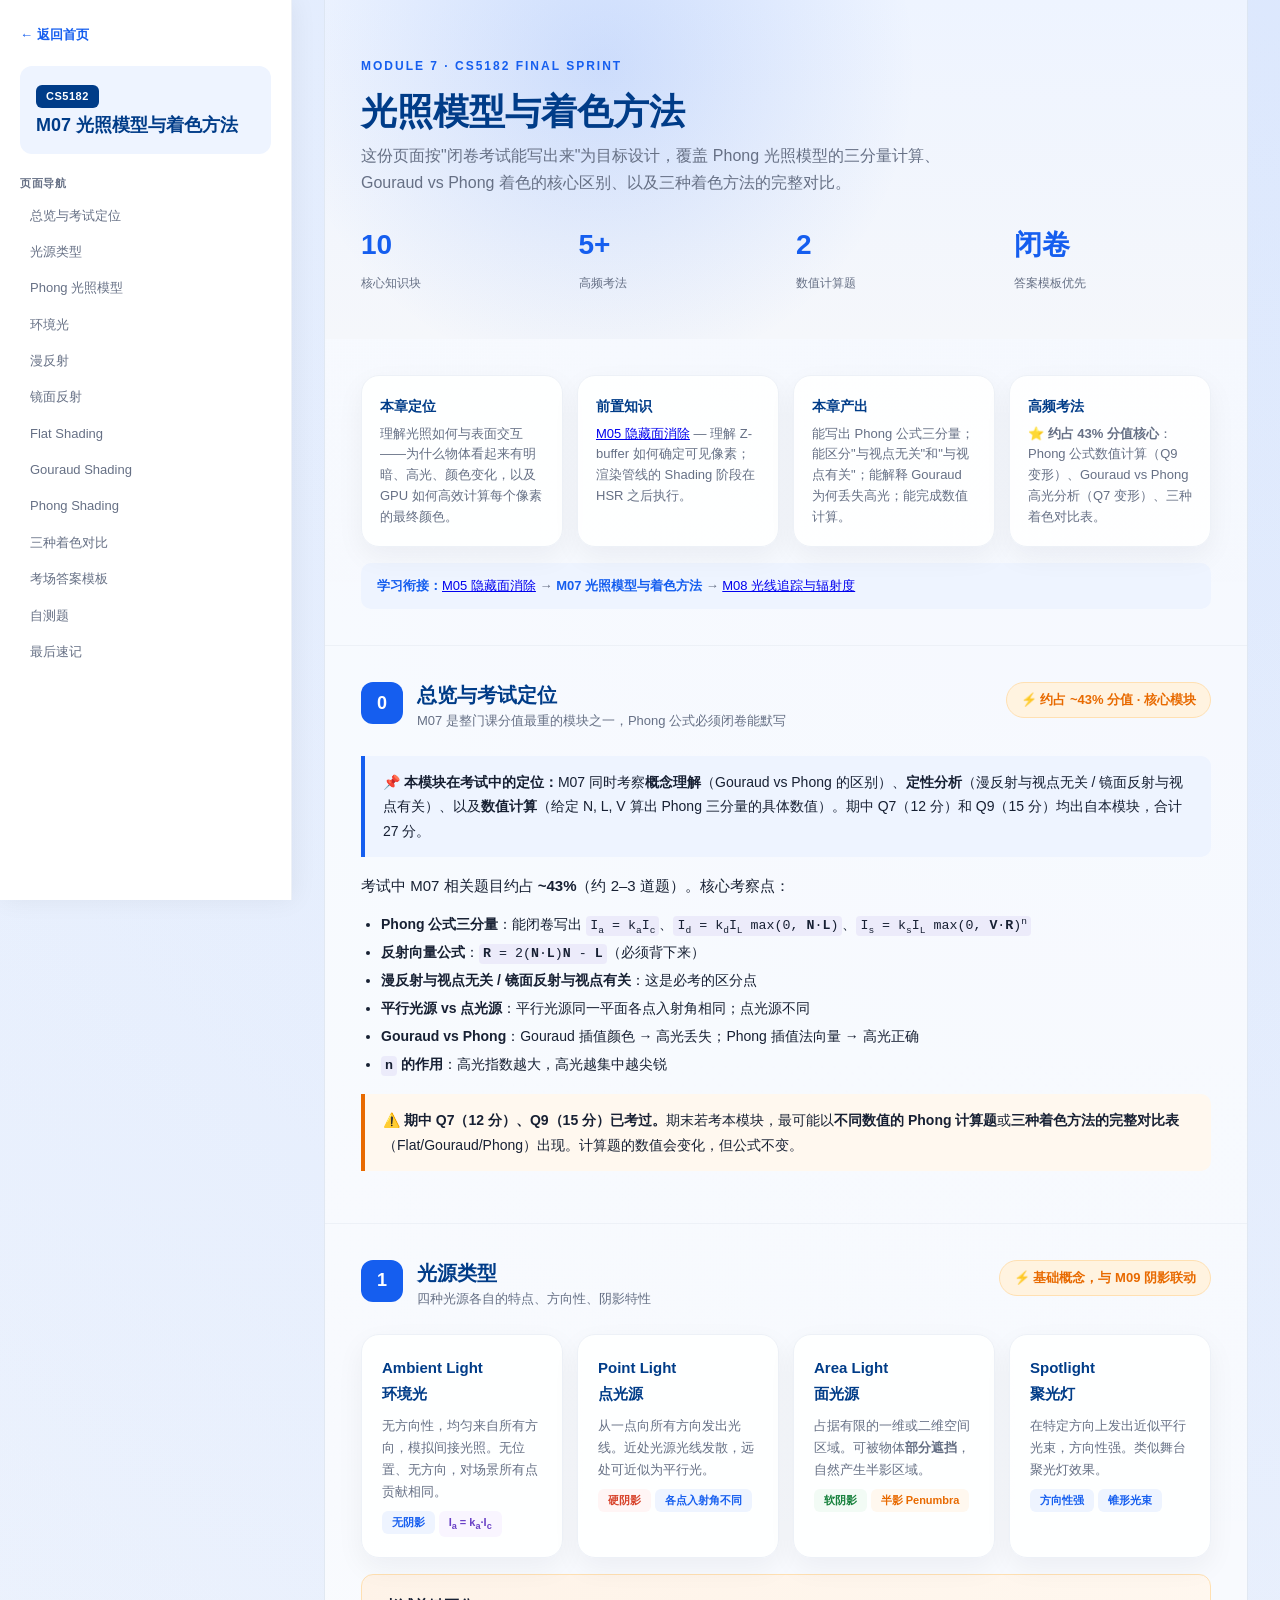
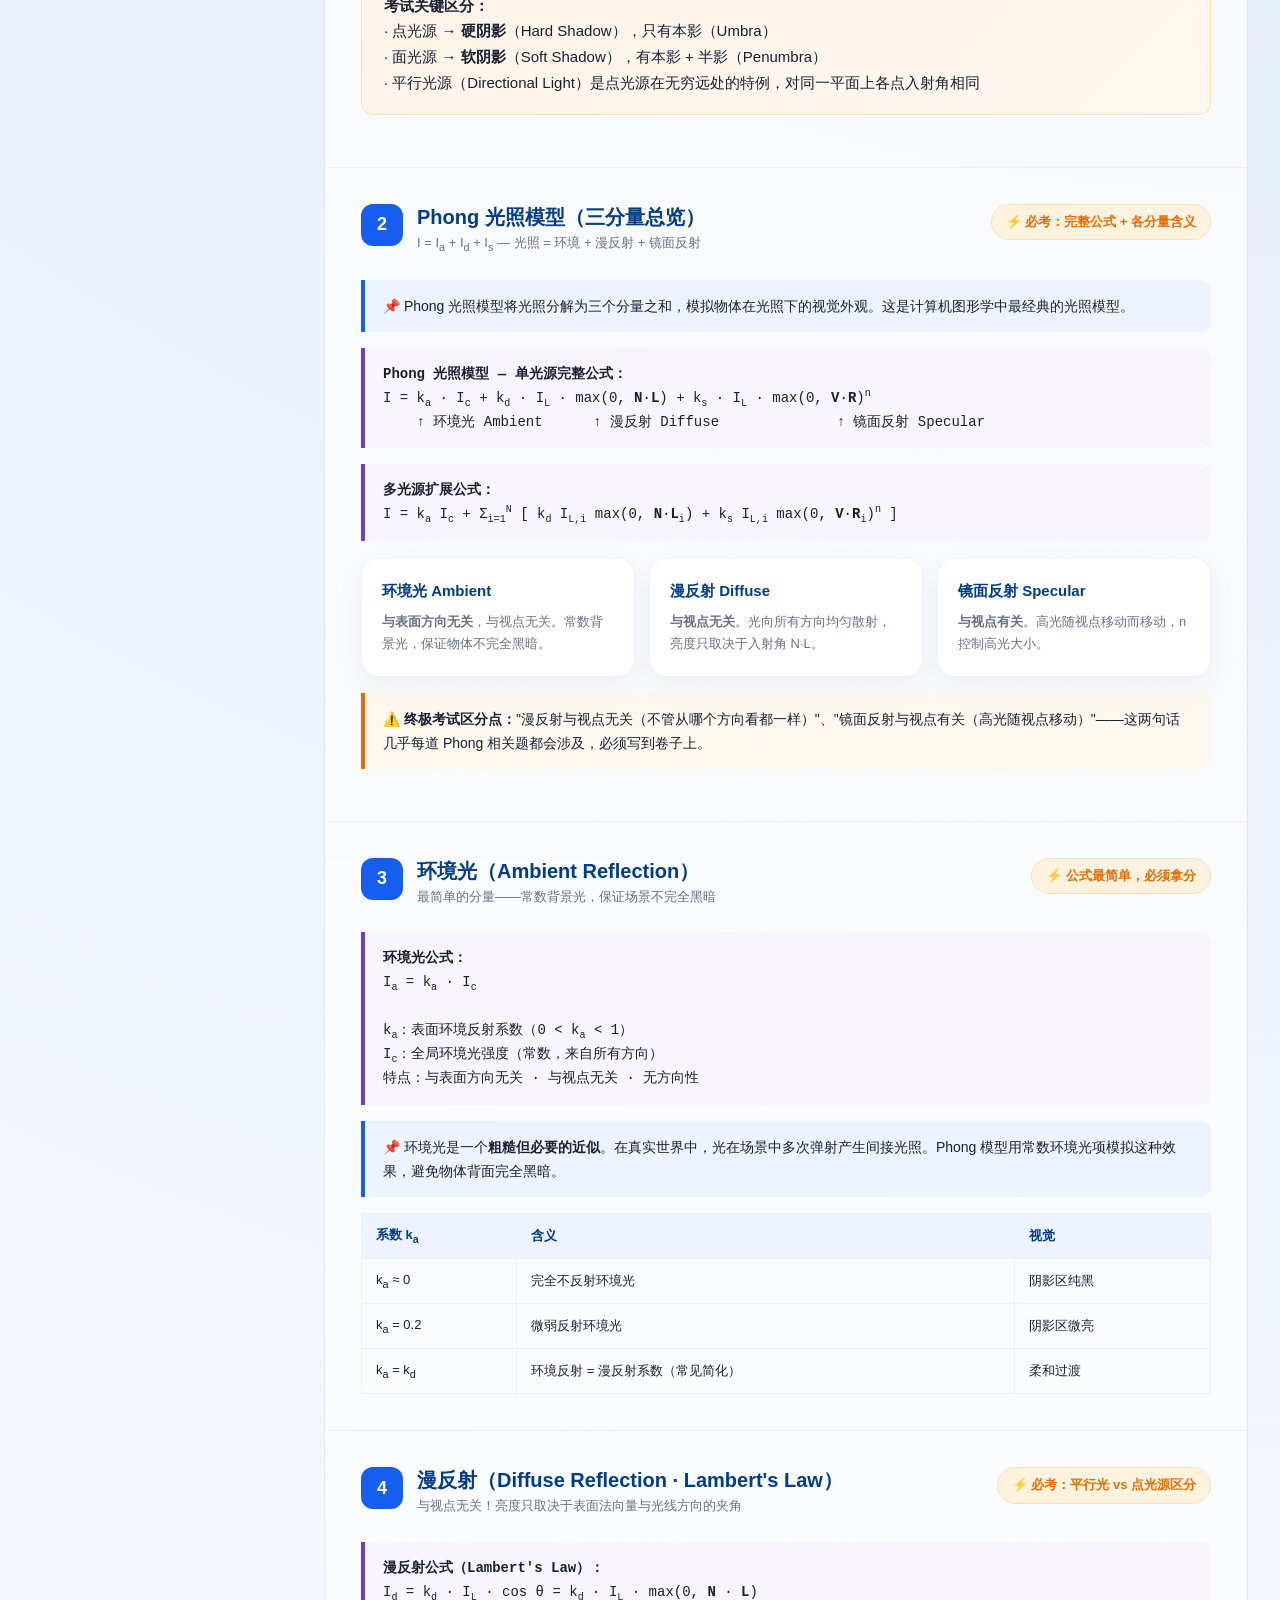
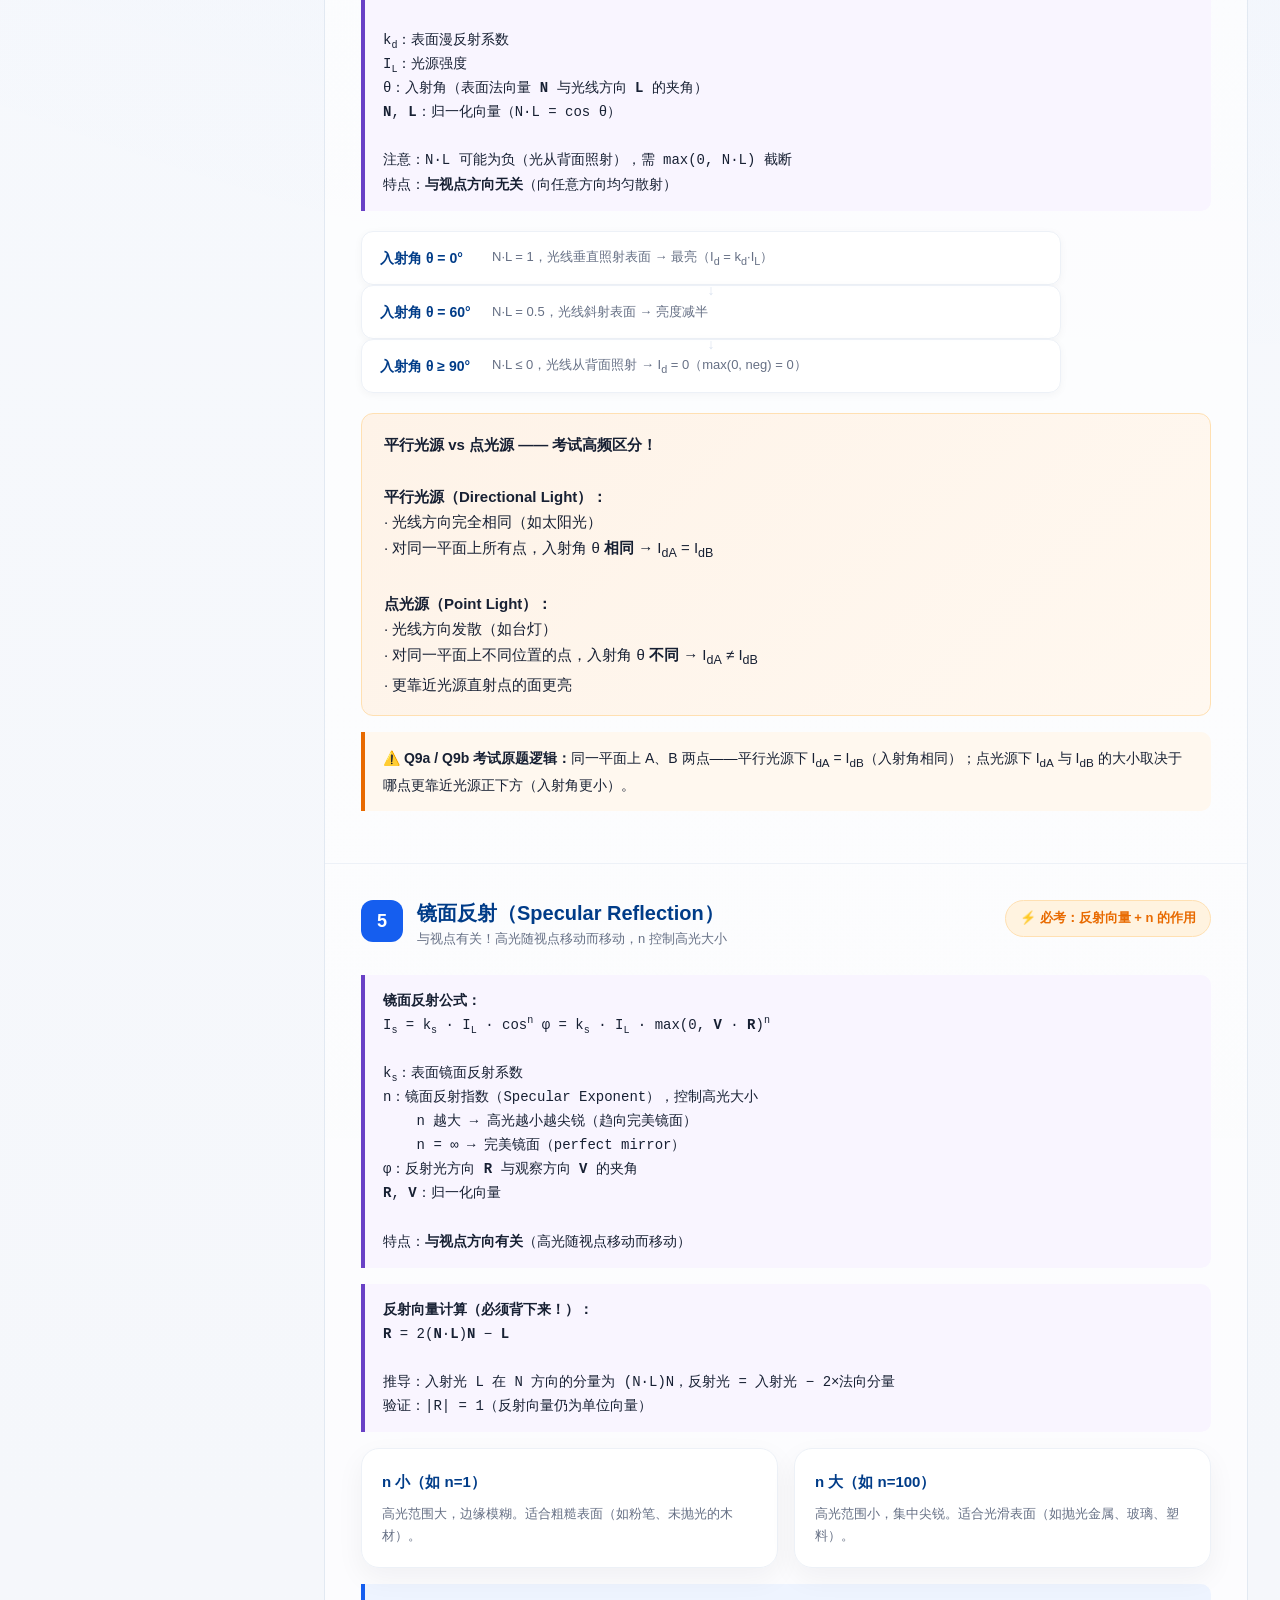
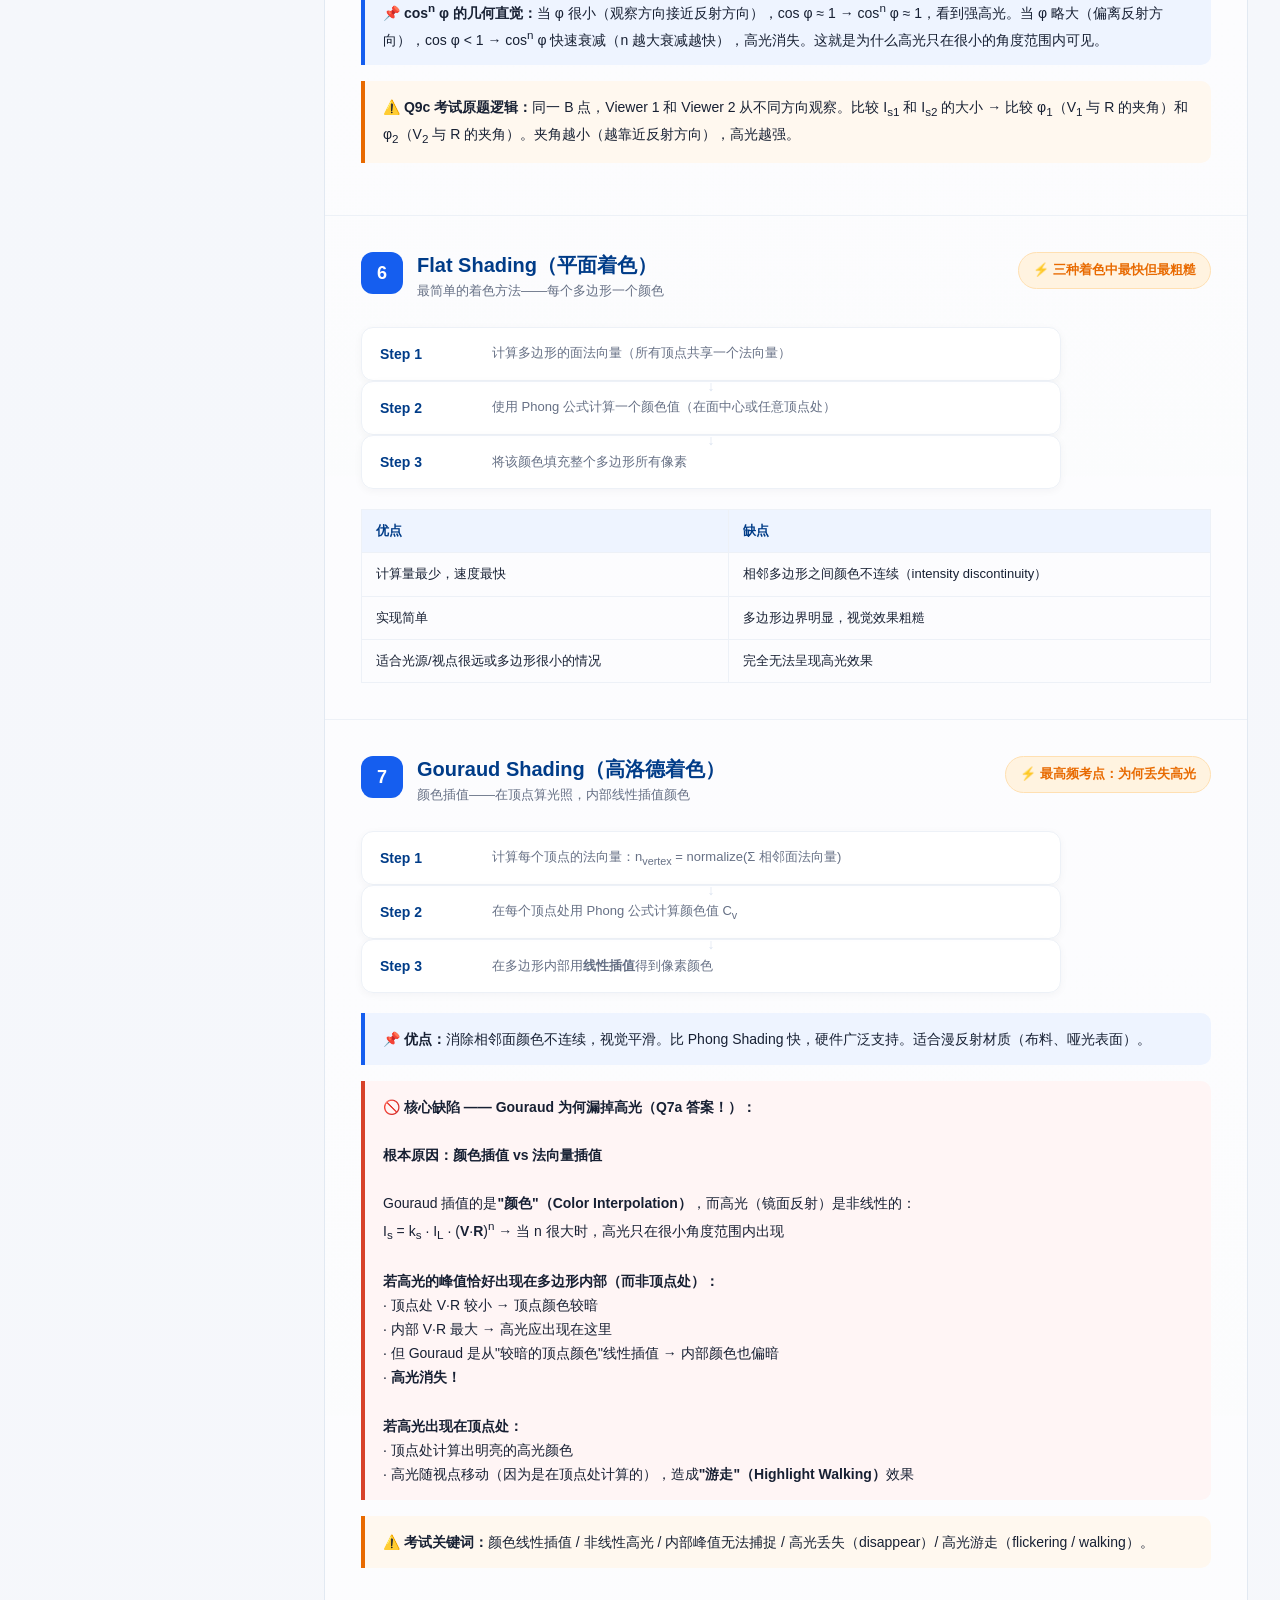
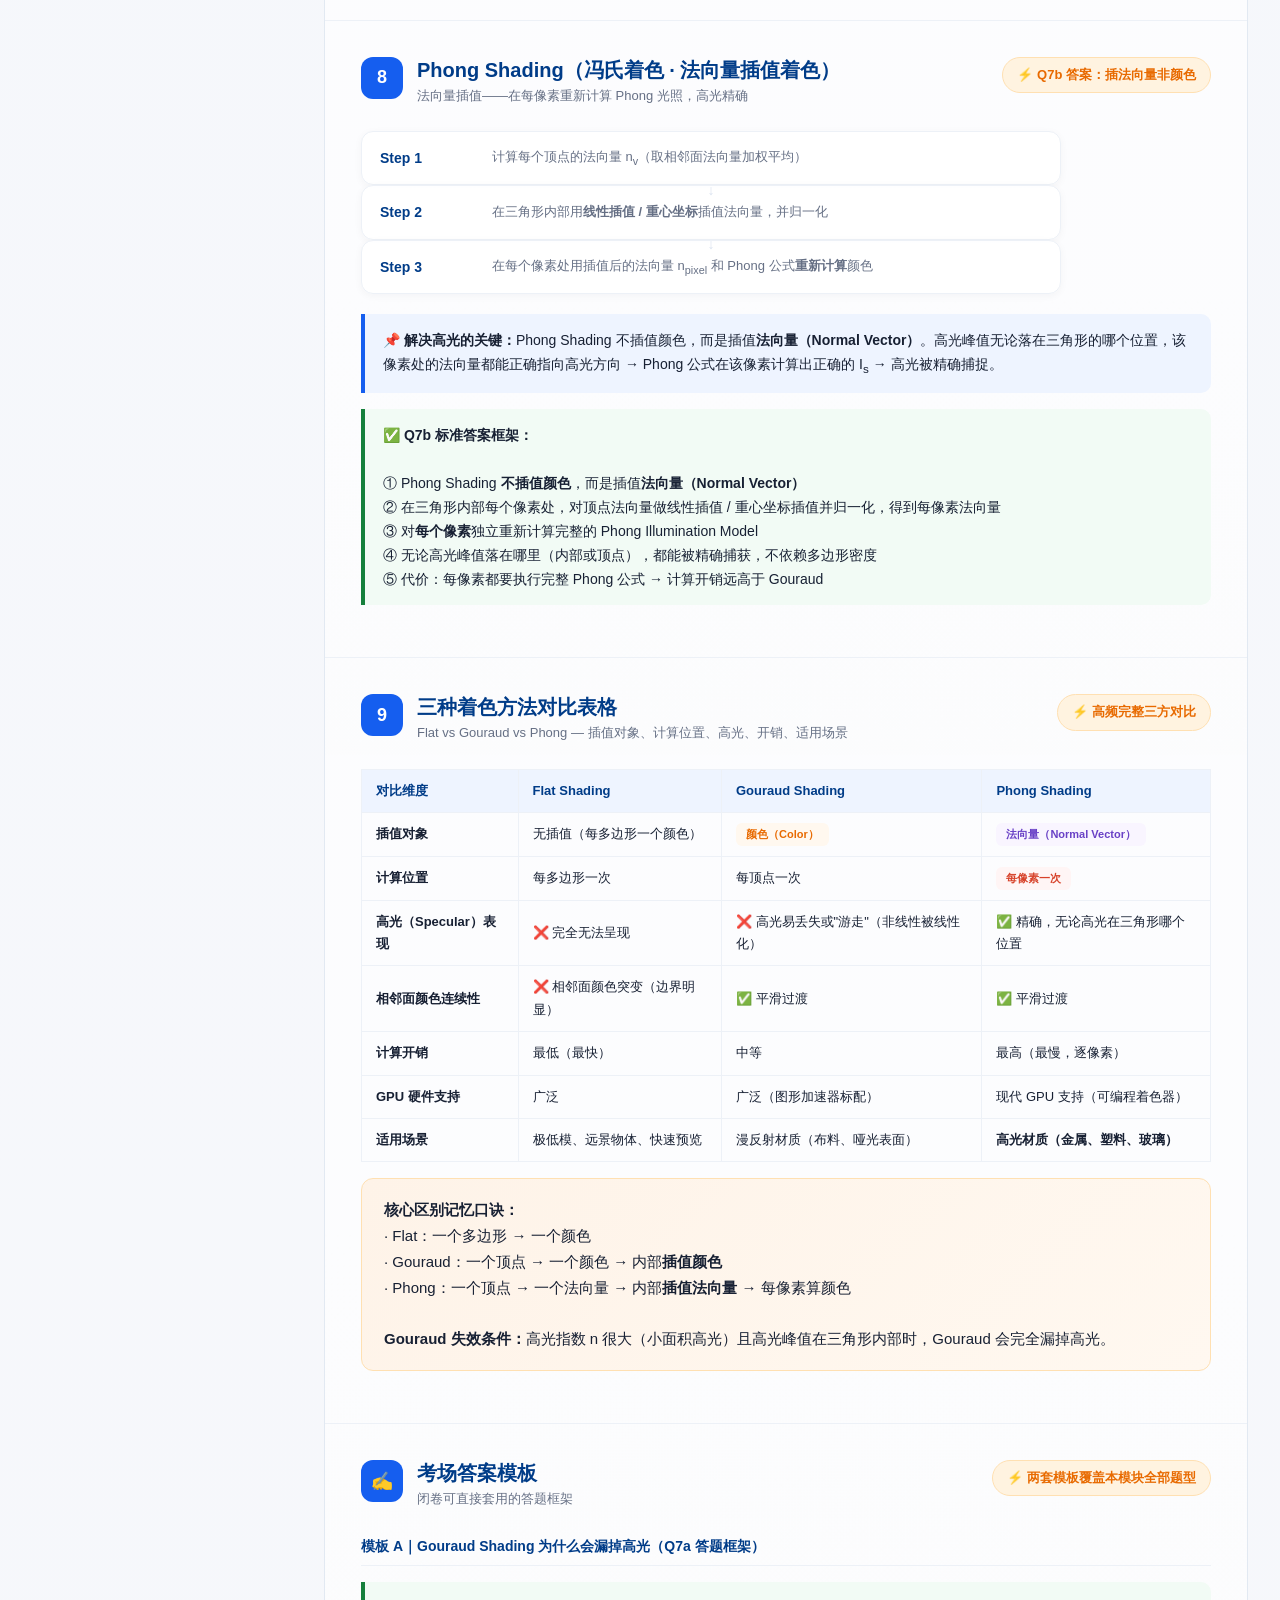
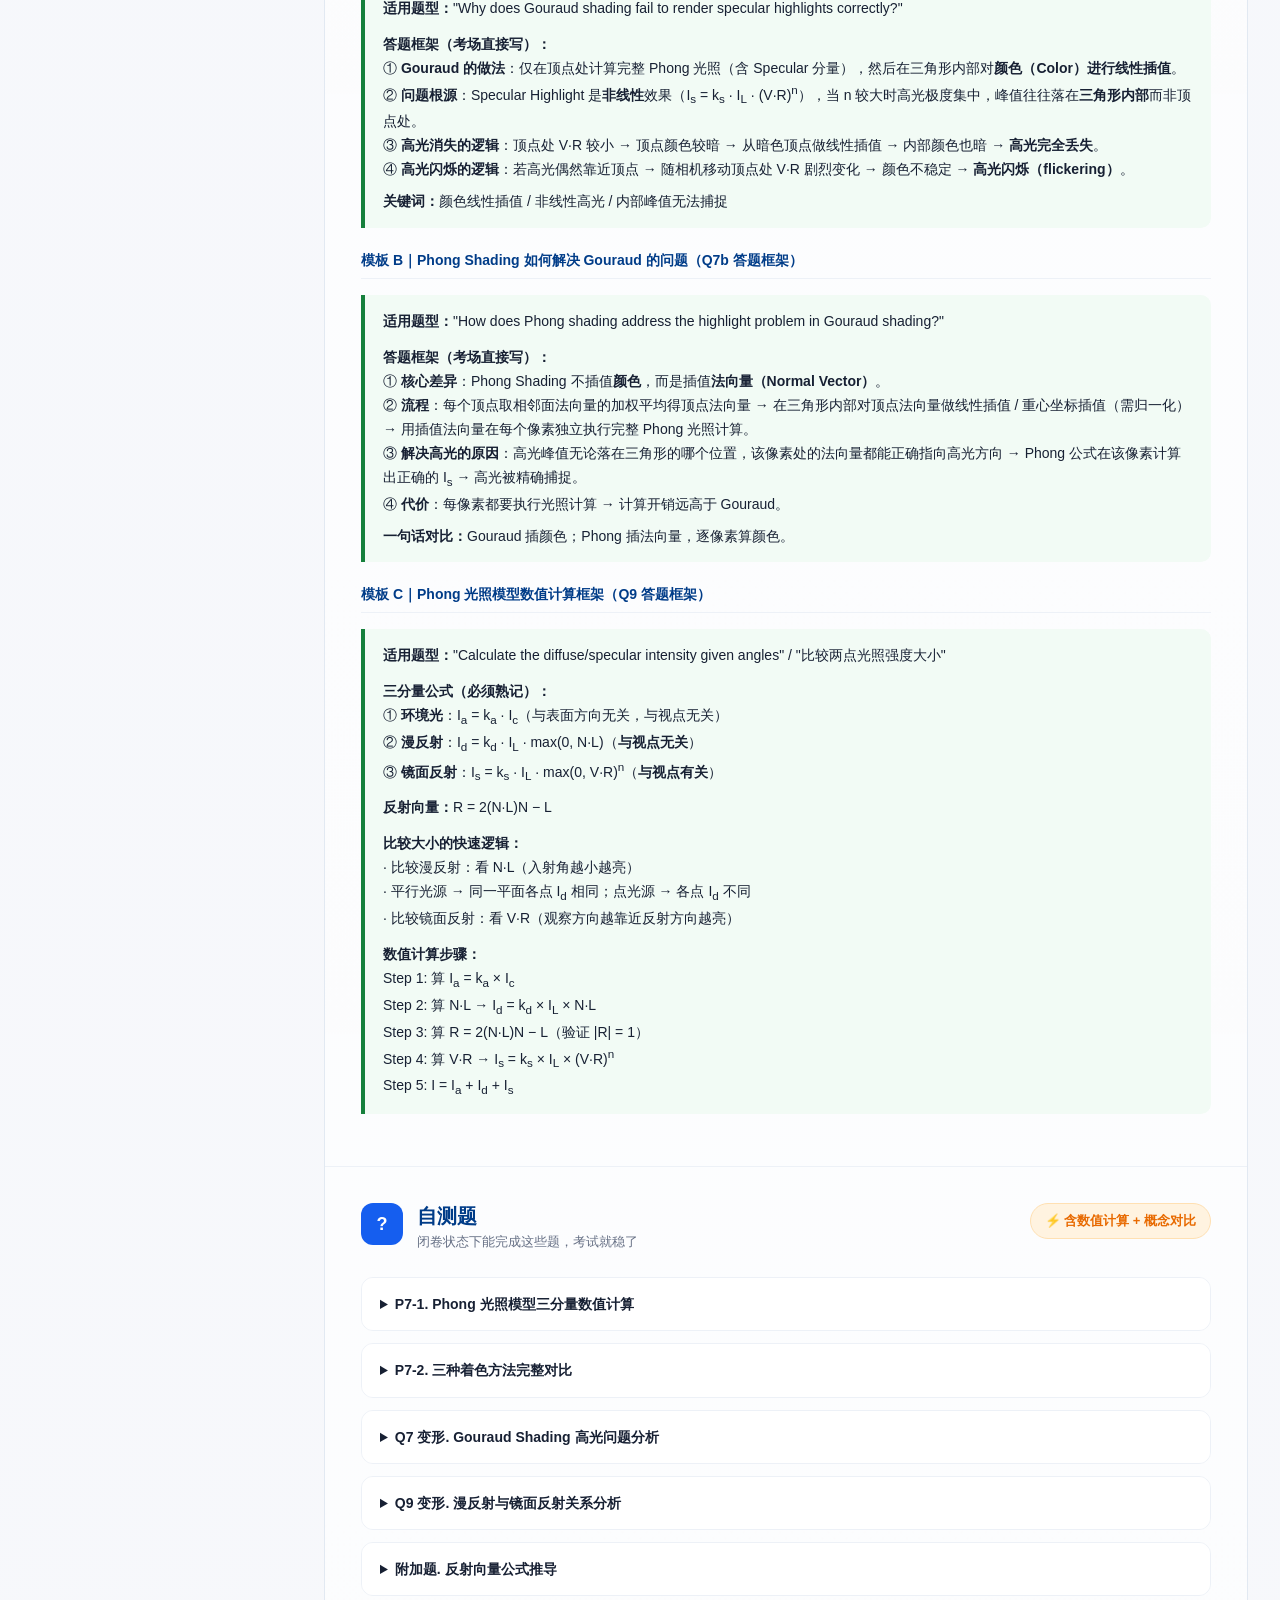
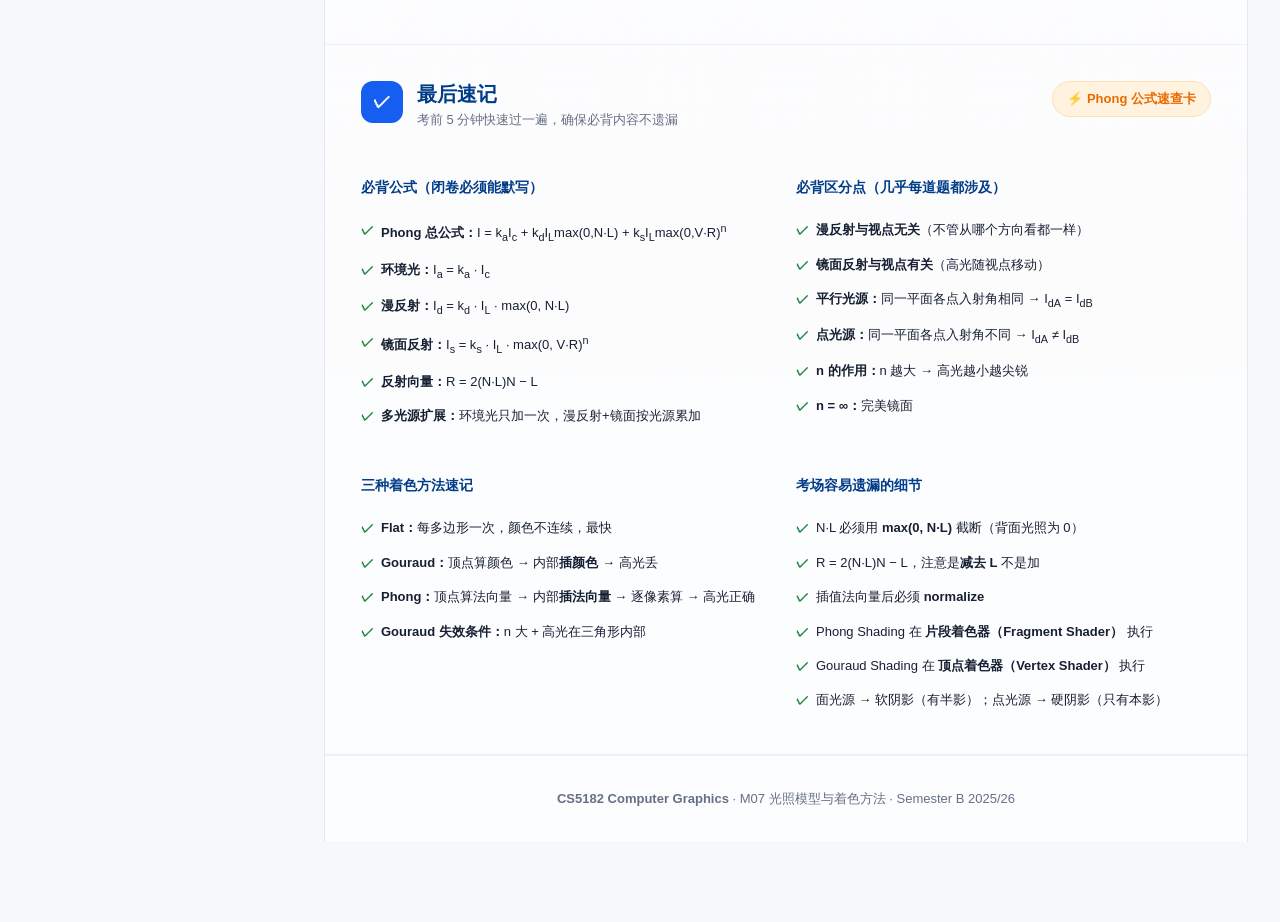
<file: CS5182_Module_7_Review.html>
<!DOCTYPE html>
<html lang="zh-CN">
<head>
<meta charset="UTF-8">
<meta name="viewport" content="width=device-width, initial-scale=1.0">
<title>CS5182 M07 · 光照模型与着色方法</title>
<link rel="stylesheet" href="assets/review.css">
<style>
:root {
  --bg: #f5f7fb; --paper: #ffffff; --ink: #172033; --muted: #667085;
  --soft: #eef4ff; --blue: #155EEF; --blue2: #003C88;
  --red: #D7422A; --green: #16803C; --orange: #E86A00; --purple: #6941C6;
  --border: #d9e2ef; --border2: #edf1f7;
  --shadow: 0 16px 40px rgba(16,24,40,.08); --radius: 18px; --sidebar: 292px;
}
*,*::before,*::after{box-sizing:border-box;margin:0;padding:0}
body{font-family:-apple-system,BlinkMacSystemFont,"SF Pro Text","PingFang SC","Noto Sans SC","Microsoft YaHei",Arial,sans-serif;font-size:15px;line-height:1.72;color:var(--ink);background:radial-gradient(circle at top right,rgba(21,94,239,.12),transparent 34%),linear-gradient(180deg,#f8fbff 0%,#f5f7fb 45%,#f7f8fb 100%);min-height:100vh}

/* pipeline */
.pipeline{display:flex;flex-direction:column;align-items:stretch;gap:0;margin:20px 0;max-width:700px}
.pipe{background:rgba(255,255,255,.93);border:1px solid var(--border2);border-radius:12px;padding:14px 18px;display:flex;align-items:center;gap:12px;box-shadow:0 2px 8px rgba(16,24,40,.04);position:relative}
.pipe b{font-size:14px;font-weight:800;color:var(--blue2);white-space:nowrap;min-width:100px}
.pipe span{font-size:13px;color:var(--muted)}
.pipe::after{content:"↓";position:absolute;left:50%;bottom:-18px;transform:translateX(-50%);font-size:14px;color:var(--border);font-weight:700;z-index:1}
.pipe:last-child::after{display:none}

/* grid */
.grid-2{display:grid;grid-template-columns:repeat(2,1fr);gap:16px;margin:16px 0}
.grid-3{display:grid;grid-template-columns:repeat(3,1fr);gap:14px;margin:16px 0}
.grid-4{display:grid;grid-template-columns:repeat(4,1fr);gap:14px;margin:16px 0}
.card{background:rgba(255,255,255,.93);border:1px solid var(--border2);border-radius:var(--radius);padding:20px;box-shadow:0 10px 28px rgba(16,24,40,.05)}
.card h3{font-size:15px;font-weight:800;color:var(--blue2);margin-bottom:8px}
.card p,.card li{font-size:13px;color:var(--muted);line-height:1.7}

/* tables */
table{width:100%;border-collapse:collapse;font-size:14px;margin:16px 0}
th,td{border:1px solid var(--border2);padding:10px 14px;text-align:left}
th{background:var(--soft);font-weight:700;color:var(--blue2);font-size:13px}
td{color:var(--ink);font-size:13px}

/* mini-title */
.mini-title{font-size:14px;font-weight:800;color:var(--blue2);margin:20px 0 10px;padding-bottom:6px;border-bottom:1px solid var(--border2)}

/* details */
details{margin:12px 0;border:1px solid var(--border2);border-radius:12px;overflow:hidden}
summary{padding:14px 18px;font-weight:700;font-size:14px;cursor:pointer;background:rgba(255,255,255,.93);color:var(--ink)}
summary:hover{background:var(--soft)}
.detail-body{padding:16px 18px;border-top:1px solid var(--border2);font-size:14px;background:rgba(255,255,255,.7)}

/* quick / final-recall */
.quick{display:grid;grid-template-columns:repeat(2,1fr);gap:20px}
.quick .mini-title{font-size:14px;font-weight:800;color:var(--blue2);margin-bottom:8px;border:none}
.checklist{list-style:none;padding:0}
.checklist li{padding:6px 0;font-size:13px;color:var(--ink);padding-left:20px;position:relative}
.checklist li::before{content:"✓";position:absolute;left:0;color:var(--green);font-weight:800}

/* footer */
.footer{text-align:center;padding:32px 24px;border-top:1px solid var(--border2);color:var(--muted);font-size:13px}

/* highlight box for key comparison */
.highlight-box{background:linear-gradient(135deg,#fef3e8 0%,#fff8f0 100%);border:1px solid #ffe0b2;border-radius:12px;padding:18px 22px;margin:16px 0}

/* responsive overrides */
@media(max-width:980px){
  .grid-2,.grid-3,.quick{grid-template-columns:1fr}
}
</style>
</head>
<body>


<div class="shell">

<!-- sidebar -->
<aside class="sidebar">
  <a class="back-link" href="index.html">← 返回首页</a>
  <div class="mod-id">
    <span class="badge-cs">CS5182</span>
    <h2>M07 光照模型与着色方法</h2>
  </div>
  <nav class="nav-group">
    <span class="nav-label">页面导航</span>
    <a class="nav-link" href="#roadmap">总览与考试定位</a>
    <a class="nav-link" href="#light-sources">光源类型</a>
    <a class="nav-link" href="#phong-model">Phong 光照模型</a>
    <a class="nav-link" href="#ambient">环境光</a>
    <a class="nav-link" href="#diffuse">漫反射</a>
    <a class="nav-link" href="#specular">镜面反射</a>
    <a class="nav-link" href="#flat">Flat Shading</a>
    <a class="nav-link" href="#gouraud">Gouraud Shading</a>
    <a class="nav-link" href="#phong-shading">Phong Shading</a>
    <a class="nav-link" href="#shading-comparison">三种着色对比</a>
    <a class="nav-link" href="#templates">考场答案模板</a>
    <a class="nav-link" href="#quiz">自测题</a>
    <a class="nav-link" href="#final-recall">最后速记</a>
  </nav>
</aside>

<!-- main content -->
<main class="main">
<div class="content">

<!-- hero -->
<header class="hero">
  <div class="kicker">MODULE 7 · CS5182 Final Sprint</div>
  <h2>光照模型与着色方法</h2>
  <p class="hero-sub">这份页面按"闭卷考试能写出来"为目标设计，覆盖 Phong 光照模型的三分量计算、Gouraud vs Phong 着色的核心区别、以及三种着色方法的完整对比。</p>
  <div class="hero-grid">
    <div class="hero-stat"><b>10</b><span>核心知识块</span></div>
    <div class="hero-stat"><b>5+</b><span>高频考法</span></div>
    <div class="hero-stat"><b>2</b><span>数值计算题</span></div>
    <div class="hero-stat"><b>闭卷</b><span>答案模板优先</span></div>
  </div>
</header>

<!-- module-entry -->
<section class="section module-entry">
  <div class="entry-grid">
    <article class="concept-card">
      <h3>本章定位</h3>
      <p>理解光照如何与表面交互——为什么物体看起来有明暗、高光、颜色变化，以及 GPU 如何高效计算每个像素的最终颜色。</p>
    </article>
    <article class="concept-card">
      <h3>前置知识</h3>
      <p><a href="CS5182_Module_5_Review.html">M05 隐藏面消除</a> — 理解 Z-buffer 如何确定可见像素；渲染管线的 Shading 阶段在 HSR 之后执行。</p>
    </article>
    <article class="concept-card">
      <h3>本章产出</h3>
      <p>能写出 Phong 公式三分量；能区分"与视点无关"和"与视点有关"；能解释 Gouraud 为何丢失高光；能完成数值计算。</p>
    </article>
    <article class="concept-card">
      <h3>高频考法</h3>
      <p>⭐ <strong>约占 43% 分值核心</strong>：Phong 公式数值计算（Q9 变形）、Gouraud vs Phong 高光分析（Q7 变形）、三种着色对比表。</p>
    </article>
  </div>
  <div class="bridge-note">
    <strong>学习衔接：</strong><a href="CS5182_Module_5_Review.html">M05 隐藏面消除</a> → <strong>M07 光照模型与着色方法</strong> → <a href="CS5182_Module_8_Review.html">M08 光线追踪与辐射度</a>
  </div>
</section>

<!-- #roadmap -->
<section class="section" id="roadmap">
  <div class="section-head">
    <div class="section-title">
      <div class="badge-num">0</div>
      <div>
        <h2>总览与考试定位</h2>
        <p class="lead">M07 是整门课分值最重的模块之一，Phong 公式必须闭卷能默写</p>
      </div>
    </div>
    <span class="exam-chip">⚡ 约占 ~43% 分值 · 核心模块</span>
  </div>

  <div class="note">
    📌 <strong>本模块在考试中的定位：</strong>M07 同时考察<strong>概念理解</strong>（Gouraud vs Phong 的区别）、<strong>定性分析</strong>（漫反射与视点无关 / 镜面反射与视点有关）、以及<strong>数值计算</strong>（给定 N, L, V 算出 Phong 三分量的具体数值）。期中 Q7（12 分）和 Q9（15 分）均出自本模块，合计 27 分。
  </div>

  <p>考试中 M07 相关题目约占 <strong>~43%</strong>（约 2–3 道题）。核心考察点：</p>
  <ul style="margin:12px 0 0 20px;font-size:14px;color:var(--ink);line-height:2">
    <li><strong>Phong 公式三分量</strong>：能闭卷写出 <span class="math-inline">I<sub>a</sub> = k<sub>a</sub>I<sub>c</sub></span>、<span class="math-inline">I<sub>d</sub> = k<sub>d</sub>I<sub>L</sub> max(0, <span class="math-vector">N</span>&middot;<span class="math-vector">L</span>)</span>、<span class="math-inline">I<sub>s</sub> = k<sub>s</sub>I<sub>L</sub> max(0, <span class="math-vector">V</span>&middot;<span class="math-vector">R</span>)<sup>n</sup></span></li>
    <li><strong>反射向量公式</strong>：<span class="math-inline"><span class="math-vector">R</span> = 2(<span class="math-vector">N</span>&middot;<span class="math-vector">L</span>)<span class="math-vector">N</span> - <span class="math-vector">L</span></span>（必须背下来）</li>
    <li><strong>漫反射与视点无关 / 镜面反射与视点有关</strong>：这是必考的区分点</li>
    <li><strong>平行光源 vs 点光源</strong>：平行光源同一平面各点入射角相同；点光源不同</li>
    <li><strong>Gouraud vs Phong</strong>：Gouraud 插值颜色 → 高光丢失；Phong 插值法向量 → 高光正确</li>
    <li><strong><span class="math-inline">n</span> 的作用</strong>：高光指数越大，高光越集中越尖锐</li>
  </ul>

  <div class="warn">
    ⚠️ <strong>期中 Q7（12 分）、Q9（15 分）已考过。</strong>期末若考本模块，最可能以<strong>不同数值的 Phong 计算题</strong>或<strong>三种着色方法的完整对比表</strong>（Flat/Gouraud/Phong）出现。计算题的数值会变化，但公式不变。
  </div>
</section>

<!-- #light-sources -->
<section class="section" id="light-sources">
  <div class="section-head">
    <div class="section-title">
      <div class="badge-num">1</div>
      <div>
        <h2>光源类型</h2>
        <p class="lead">四种光源各自的特点、方向性、阴影特性</p>
      </div>
    </div>
    <span class="exam-chip">⚡ 基础概念，与 M09 阴影联动</span>
  </div>

  <div class="grid-4">
    <div class="card">
      <h3>Ambient Light<br>环境光</h3>
      <p>无方向性，均匀来自所有方向，模拟间接光照。无位置、无方向，对场景所有点贡献相同。</p>
      <p style="margin-top:8px"><span class="label">无阴影</span> <span class="label purple">I<sub>a</sub> = k<sub>a</sub>·I<sub>c</sub></span></p>
    </div>
    <div class="card">
      <h3>Point Light<br>点光源</h3>
      <p>从一点向所有方向发出光线。近处光源光线发散，远处可近似为平行光。</p>
      <p style="margin-top:8px"><span class="label red">硬阴影</span> <span class="label">各点入射角不同</span></p>
    </div>
    <div class="card">
      <h3>Area Light<br>面光源</h3>
      <p>占据有限的一维或二维空间区域。可被物体<strong>部分遮挡</strong>，自然产生半影区域。</p>
      <p style="margin-top:8px"><span class="label green">软阴影</span> <span class="label orange">半影 Penumbra</span></p>
    </div>
    <div class="card">
      <h3>Spotlight<br>聚光灯</h3>
      <p>在特定方向上发出近似平行光束，方向性强。类似舞台聚光灯效果。</p>
      <p style="margin-top:8px"><span class="label">方向性强</span> <span class="label">锥形光束</span></p>
    </div>
  </div>

  <div class="highlight-box">
    <strong>考试关键区分：</strong><br>
    · 点光源 → <strong>硬阴影</strong>（Hard Shadow），只有本影（Umbra）<br>
    · 面光源 → <strong>软阴影</strong>（Soft Shadow），有本影 + 半影（Penumbra）<br>
    · 平行光源（Directional Light）是点光源在无穷远处的特例，对同一平面上各点入射角相同
  </div>
</section>

<!-- #phong-model -->
<section class="section" id="phong-model">
  <div class="section-head">
    <div class="section-title">
      <div class="badge-num">2</div>
      <div>
        <h2>Phong 光照模型（三分量总览）</h2>
        <p class="lead">I = I<sub>a</sub> + I<sub>d</sub> + I<sub>s</sub> — 光照 = 环境 + 漫反射 + 镜面反射</p>
      </div>
    </div>
    <span class="exam-chip">⚡ 必考：完整公式 + 各分量含义</span>
  </div>

  <div class="note">
    📌 Phong 光照模型将光照分解为三个分量之和，模拟物体在光照下的视觉外观。这是计算机图形学中最经典的光照模型。
  </div>

  <div class="formula">
<strong>Phong 光照模型 — 单光源完整公式：</strong><br>
I = k<sub>a</sub> · I<sub>c</sub>  +  k<sub>d</sub> · I<sub>L</sub> · max(0, <strong>N</strong>·<strong>L</strong>)  +  k<sub>s</sub> · I<sub>L</sub> · max(0, <strong>V</strong>·<strong>R</strong>)<sup>n</sup><br>
&nbsp;&nbsp;&nbsp;&nbsp;↑ 环境光 Ambient &nbsp;&nbsp;&nbsp;&nbsp;&nbsp;↑ 漫反射 Diffuse &nbsp;&nbsp;&nbsp;&nbsp;&nbsp;&nbsp;&nbsp;&nbsp;&nbsp;&nbsp;&nbsp;&nbsp;&nbsp;↑ 镜面反射 Specular
  </div>

  <div class="formula">
<strong>多光源扩展公式：</strong><br>
I = k<sub>a</sub> I<sub>c</sub> + Σ<sub>i=1</sub><sup>N</sup> [ k<sub>d</sub> I<sub>L,i</sub> max(0, <strong>N</strong>·<strong>L</strong><sub>i</sub>) + k<sub>s</sub> I<sub>L,i</sub> max(0, <strong>V</strong>·<strong>R</strong><sub>i</sub>)<sup>n</sup> ]
  </div>

  <div class="grid-3">
    <div class="card">
      <h3>环境光 Ambient</h3>
      <p><strong>与表面方向无关</strong>，与视点无关。常数背景光，保证物体不完全黑暗。</p>
    </div>
    <div class="card">
      <h3>漫反射 Diffuse</h3>
      <p><strong>与视点无关</strong>。光向所有方向均匀散射，亮度只取决于入射角 N·L。</p>
    </div>
    <div class="card">
      <h3>镜面反射 Specular</h3>
      <p><strong>与视点有关</strong>。高光随视点移动而移动，n 控制高光大小。</p>
    </div>
  </div>

  <div class="warn">
    ⚠️ <strong>终极考试区分点：</strong>"漫反射与视点无关（不管从哪个方向看都一样）"、"镜面反射与视点有关（高光随视点移动）"——这两句话几乎每道 Phong 相关题都会涉及，必须写到卷子上。
  </div>
</section>

<!-- #ambient -->
<section class="section" id="ambient">
  <div class="section-head">
    <div class="section-title">
      <div class="badge-num">3</div>
      <div>
        <h2>环境光（Ambient Reflection）</h2>
        <p class="lead">最简单的分量——常数背景光，保证场景不完全黑暗</p>
      </div>
    </div>
    <span class="exam-chip">⚡ 公式最简单，必须拿分</span>
  </div>

  <div class="formula">
<strong>环境光公式：</strong><br>
I<sub>a</sub> = k<sub>a</sub> · I<sub>c</sub><br><br>
k<sub>a</sub>：表面环境反射系数（0 < k<sub>a</sub> < 1）<br>
I<sub>c</sub>：全局环境光强度（常数，来自所有方向）<br>
特点：与表面方向无关 · 与视点无关 · 无方向性
  </div>

  <div class="note">
    📌 环境光是一个<strong>粗糙但必要的近似</strong>。在真实世界中，光在场景中多次弹射产生间接光照。Phong 模型用常数环境光项模拟这种效果，避免物体背面完全黑暗。
  </div>

  <table>
    <thead><tr><th>系数 k<sub>a</sub></th><th>含义</th><th>视觉</th></tr></thead>
    <tbody>
      <tr><td>k<sub>a</sub> ≈ 0</td><td>完全不反射环境光</td><td>阴影区纯黑</td></tr>
      <tr><td>k<sub>a</sub> = 0.2</td><td>微弱反射环境光</td><td>阴影区微亮</td></tr>
      <tr><td>k<sub>a</sub> = k<sub>d</sub></td><td>环境反射 = 漫反射系数（常见简化）</td><td>柔和过渡</td></tr>
    </tbody>
  </table>
</section>

<!-- #diffuse -->
<section class="section" id="diffuse">
  <div class="section-head">
    <div class="section-title">
      <div class="badge-num">4</div>
      <div>
        <h2>漫反射（Diffuse Reflection · Lambert's Law）</h2>
        <p class="lead">与视点无关！亮度只取决于表面法向量与光线方向的夹角</p>
      </div>
    </div>
    <span class="exam-chip">⚡ 必考：平行光 vs 点光源区分</span>
  </div>

  <div class="formula">
<strong>漫反射公式（Lambert's Law）：</strong><br>
I<sub>d</sub> = k<sub>d</sub> · I<sub>L</sub> · cos θ = k<sub>d</sub> · I<sub>L</sub> · max(0, <strong>N</strong> · <strong>L</strong>)<br><br>
k<sub>d</sub>：表面漫反射系数<br>
I<sub>L</sub>：光源强度<br>
θ：入射角（表面法向量 <strong>N</strong> 与光线方向 <strong>L</strong> 的夹角）<br>
<strong>N</strong>, <strong>L</strong>：归一化向量（N·L = cos θ）<br><br>
注意：N·L 可能为负（光从背面照射），需 max(0, N·L) 截断<br>
特点：<strong>与视点方向无关</strong>（向任意方向均匀散射）
  </div>

  <div class="pipeline">
    <div class="pipe">
      <b>入射角 θ = 0°</b>
      <span>N·L = 1，光线垂直照射表面 → 最亮（I<sub>d</sub> = k<sub>d</sub>·I<sub>L</sub>）</span>
    </div>
    <div class="pipe">
      <b>入射角 θ = 60°</b>
      <span>N·L = 0.5，光线斜射表面 → 亮度减半</span>
    </div>
    <div class="pipe">
      <b>入射角 θ ≥ 90°</b>
      <span>N·L ≤ 0，光线从背面照射 → I<sub>d</sub> = 0（max(0, neg) = 0）</span>
    </div>
  </div>

  <div class="highlight-box">
    <strong>平行光源 vs 点光源 —— 考试高频区分！</strong><br><br>
    <strong>平行光源（Directional Light）：</strong><br>
    · 光线方向完全相同（如太阳光）<br>
    · 对同一平面上所有点，入射角 θ <strong>相同</strong> → I<sub>dA</sub> = I<sub>dB</sub><br><br>
    <strong>点光源（Point Light）：</strong><br>
    · 光线方向发散（如台灯）<br>
    · 对同一平面上不同位置的点，入射角 θ <strong>不同</strong> → I<sub>dA</sub> ≠ I<sub>dB</sub><br>
    · 更靠近光源直射点的面更亮
  </div>

  <div class="warn">
    ⚠️ <strong>Q9a / Q9b 考试原题逻辑：</strong>同一平面上 A、B 两点——平行光源下 I<sub>dA</sub> = I<sub>dB</sub>（入射角相同）；点光源下 I<sub>dA</sub> 与 I<sub>dB</sub> 的大小取决于哪点更靠近光源正下方（入射角更小）。
  </div>
</section>

<!-- #specular -->
<section class="section" id="specular">
  <div class="section-head">
    <div class="section-title">
      <div class="badge-num">5</div>
      <div>
        <h2>镜面反射（Specular Reflection）</h2>
        <p class="lead">与视点有关！高光随视点移动而移动，n 控制高光大小</p>
      </div>
    </div>
    <span class="exam-chip">⚡ 必考：反射向量 + n 的作用</span>
  </div>

  <div class="formula">
<strong>镜面反射公式：</strong><br>
I<sub>s</sub> = k<sub>s</sub> · I<sub>L</sub> · cos<sup>n</sup> φ = k<sub>s</sub> · I<sub>L</sub> · max(0, <strong>V</strong> · <strong>R</strong>)<sup>n</sup><br><br>
k<sub>s</sub>：表面镜面反射系数<br>
n：镜面反射指数（Specular Exponent），控制高光大小<br>
&nbsp;&nbsp;&nbsp;&nbsp;n 越大 → 高光越小越尖锐（趋向完美镜面）<br>
&nbsp;&nbsp;&nbsp;&nbsp;n = ∞ → 完美镜面（perfect mirror）<br>
φ：反射光方向 <strong>R</strong> 与观察方向 <strong>V</strong> 的夹角<br>
<strong>R</strong>, <strong>V</strong>：归一化向量<br><br>
特点：<strong>与视点方向有关</strong>（高光随视点移动而移动）
  </div>

  <div class="formula">
<strong>反射向量计算（必须背下来！）：</strong><br>
<strong>R</strong> = 2(<strong>N</strong>·<strong>L</strong>)<strong>N</strong> − <strong>L</strong><br><br>
推导：入射光 L 在 N 方向的分量为 (N·L)N，反射光 = 入射光 − 2×法向分量<br>
验证：|R| = 1（反射向量仍为单位向量）
  </div>

  <div class="grid-2">
    <div class="card">
      <h3>n 小（如 n=1）</h3>
      <p>高光范围大，边缘模糊。适合粗糙表面（如粉笔、未抛光的木材）。</p>
    </div>
    <div class="card">
      <h3>n 大（如 n=100）</h3>
      <p>高光范围小，集中尖锐。适合光滑表面（如抛光金属、玻璃、塑料）。</p>
    </div>
  </div>

  <div class="note">
    📌 <strong>cos<sup>n</sup> φ 的几何直觉：</strong>当 φ 很小（观察方向接近反射方向），cos φ ≈ 1 → cos<sup>n</sup> φ ≈ 1，看到强高光。当 φ 略大（偏离反射方向），cos φ < 1 → cos<sup>n</sup> φ 快速衰减（n 越大衰减越快），高光消失。这就是为什么高光只在很小的角度范围内可见。
  </div>

  <div class="warn">
    ⚠️ <strong>Q9c 考试原题逻辑：</strong>同一 B 点，Viewer 1 和 Viewer 2 从不同方向观察。比较 I<sub>s1</sub> 和 I<sub>s2</sub> 的大小 → 比较 φ<sub>1</sub>（V<sub>1</sub> 与 R 的夹角）和 φ<sub>2</sub>（V<sub>2</sub> 与 R 的夹角）。夹角越小（越靠近反射方向），高光越强。
  </div>
</section>

<!-- #flat -->
<section class="section" id="flat">
  <div class="section-head">
    <div class="section-title">
      <div class="badge-num">6</div>
      <div>
        <h2>Flat Shading（平面着色）</h2>
        <p class="lead">最简单的着色方法——每个多边形一个颜色</p>
      </div>
    </div>
    <span class="exam-chip">⚡ 三种着色中最快但最粗糙</span>
  </div>

  <div class="pipeline">
    <div class="pipe">
      <b>Step 1</b>
      <span>计算多边形的面法向量（所有顶点共享一个法向量）</span>
    </div>
    <div class="pipe">
      <b>Step 2</b>
      <span>使用 Phong 公式计算一个颜色值（在面中心或任意顶点处）</span>
    </div>
    <div class="pipe">
      <b>Step 3</b>
      <span>将该颜色填充整个多边形所有像素</span>
    </div>
  </div>

  <table>
    <thead><tr><th>优点</th><th>缺点</th></tr></thead>
    <tbody>
      <tr><td>计算量最少，速度最快</td><td>相邻多边形之间颜色不连续（intensity discontinuity）</td></tr>
      <tr><td>实现简单</td><td>多边形边界明显，视觉效果粗糙</td></tr>
      <tr><td>适合光源/视点很远或多边形很小的情况</td><td>完全无法呈现高光效果</td></tr>
    </tbody>
  </table>
</section>

<!-- #gouraud -->
<section class="section" id="gouraud">
  <div class="section-head">
    <div class="section-title">
      <div class="badge-num">7</div>
      <div>
        <h2>Gouraud Shading（高洛德着色）</h2>
        <p class="lead">颜色插值——在顶点算光照，内部线性插值颜色</p>
      </div>
    </div>
    <span class="exam-chip">⚡ 最高频考点：为何丢失高光</span>
  </div>

  <div class="pipeline">
    <div class="pipe">
      <b>Step 1</b>
      <span>计算每个顶点的法向量：n<sub>vertex</sub> = normalize(Σ 相邻面法向量)</span>
    </div>
    <div class="pipe">
      <b>Step 2</b>
      <span>在每个顶点处用 Phong 公式计算颜色值 C<sub>v</sub></span>
    </div>
    <div class="pipe">
      <b>Step 3</b>
      <span>在多边形内部用<strong>线性插值</strong>得到像素颜色</span>
    </div>
  </div>

  <div class="note">
    📌 <strong>优点：</strong>消除相邻面颜色不连续，视觉平滑。比 Phong Shading 快，硬件广泛支持。适合漫反射材质（布料、哑光表面）。
  </div>

  <div class="exam">
    🚫 <strong>核心缺陷 —— Gouraud 为何漏掉高光（Q7a 答案！）：</strong><br><br>
    <strong>根本原因：颜色插值 vs 法向量插值</strong><br><br>
    Gouraud 插值的是<strong>"颜色"（Color Interpolation）</strong>，而高光（镜面反射）是非线性的：<br>
    I<sub>s</sub> = k<sub>s</sub> · I<sub>L</sub> · (<strong>V</strong>·<strong>R</strong>)<sup>n</sup> → 当 n 很大时，高光只在很小角度范围内出现<br><br>
    <strong>若高光的峰值恰好出现在多边形内部（而非顶点处）：</strong><br>
    · 顶点处 V·R 较小 → 顶点颜色较暗<br>
    · 内部 V·R 最大 → 高光应出现在这里<br>
    · 但 Gouraud 是从"较暗的顶点颜色"线性插值 → 内部颜色也偏暗<br>
    · <strong>高光消失！</strong><br><br>
    <strong>若高光出现在顶点处：</strong><br>
    · 顶点处计算出明亮的高光颜色<br>
    · 高光随视点移动（因为是在顶点处计算的），造成<strong>"游走"（Highlight Walking）</strong>效果
  </div>

  <div class="warn">
    ⚠️ <strong>考试关键词：</strong>颜色线性插值 / 非线性高光 / 内部峰值无法捕捉 / 高光丢失（disappear）/ 高光游走（flickering / walking）。
  </div>
</section>

<!-- #phong-shading -->
<section class="section" id="phong-shading">
  <div class="section-head">
    <div class="section-title">
      <div class="badge-num">8</div>
      <div>
        <h2>Phong Shading（冯氏着色 · 法向量插值着色）</h2>
        <p class="lead">法向量插值——在每像素重新计算 Phong 光照，高光精确</p>
      </div>
    </div>
    <span class="exam-chip">⚡ Q7b 答案：插法向量非颜色</span>
  </div>

  <div class="pipeline">
    <div class="pipe">
      <b>Step 1</b>
      <span>计算每个顶点的法向量 n<sub>v</sub>（取相邻面法向量加权平均）</span>
    </div>
    <div class="pipe">
      <b>Step 2</b>
      <span>在三角形内部用<strong>线性插值 / 重心坐标</strong>插值法向量，并归一化</span>
    </div>
    <div class="pipe">
      <b>Step 3</b>
      <span>在每个像素处用插值后的法向量 n<sub>pixel</sub> 和 Phong 公式<strong>重新计算</strong>颜色</span>
    </div>
  </div>

  <div class="note">
    📌 <strong>解决高光的关键：</strong>Phong Shading 不插值颜色，而是插值<strong>法向量（Normal Vector）</strong>。高光峰值无论落在三角形的哪个位置，该像素处的法向量都能正确指向高光方向 → Phong 公式在该像素计算出正确的 I<sub>s</sub> → 高光被精确捕捉。
  </div>

  <div class="answer-box">
    ✅ <strong>Q7b 标准答案框架：</strong><br><br>
    ① Phong Shading <strong>不插值颜色</strong>，而是插值<strong>法向量（Normal Vector）</strong><br>
    ② 在三角形内部每个像素处，对顶点法向量做线性插值 / 重心坐标插值并归一化，得到每像素法向量<br>
    ③ 对<strong>每个像素</strong>独立重新计算完整的 Phong Illumination Model<br>
    ④ 无论高光峰值落在哪里（内部或顶点），都能被精确捕获，不依赖多边形密度<br>
    ⑤ 代价：每像素都要执行完整 Phong 公式 → 计算开销远高于 Gouraud
  </div>
</section>

<!-- #shading-comparison -->
<section class="section" id="shading-comparison">
  <div class="section-head">
    <div class="section-title">
      <div class="badge-num">9</div>
      <div>
        <h2>三种着色方法对比表格</h2>
        <p class="lead">Flat vs Gouraud vs Phong — 插值对象、计算位置、高光、开销、适用场景</p>
      </div>
    </div>
    <span class="exam-chip">⚡ 高频完整三方对比</span>
  </div>

  <table>
    <thead>
      <tr><th>对比维度</th><th>Flat Shading</th><th>Gouraud Shading</th><th>Phong Shading</th></tr>
    </thead>
    <tbody>
      <tr>
        <td><strong>插值对象</strong></td>
        <td>无插值（每多边形一个颜色）</td>
        <td><span class="label orange">颜色（Color）</span></td>
        <td><span class="label purple">法向量（Normal Vector）</span></td>
      </tr>
      <tr>
        <td><strong>计算位置</strong></td>
        <td>每多边形一次</td>
        <td>每顶点一次</td>
        <td><span class="label red">每像素一次</span></td>
      </tr>
      <tr>
        <td><strong>高光（Specular）表现</strong></td>
        <td>❌ 完全无法呈现</td>
        <td>❌ 高光易丢失或"游走"（非线性被线性化）</td>
        <td>✅ 精确，无论高光在三角形哪个位置</td>
      </tr>
      <tr>
        <td><strong>相邻面颜色连续性</strong></td>
        <td>❌ 相邻面颜色突变（边界明显）</td>
        <td>✅ 平滑过渡</td>
        <td>✅ 平滑过渡</td>
      </tr>
      <tr>
        <td><strong>计算开销</strong></td>
        <td>最低（最快）</td>
        <td>中等</td>
        <td>最高（最慢，逐像素）</td>
      </tr>
      <tr>
        <td><strong>GPU 硬件支持</strong></td>
        <td>广泛</td>
        <td>广泛（图形加速器标配）</td>
        <td>现代 GPU 支持（可编程着色器）</td>
      </tr>
      <tr>
        <td><strong>适用场景</strong></td>
        <td>极低模、远景物体、快速预览</td>
        <td>漫反射材质（布料、哑光表面）</td>
        <td><strong>高光材质（金属、塑料、玻璃）</strong></td>
      </tr>
    </tbody>
  </table>

  <div class="highlight-box">
    <strong>核心区别记忆口诀：</strong><br>
    · Flat：一个多边形 → 一个颜色<br>
    · Gouraud：一个顶点 → 一个颜色 → 内部<strong>插值颜色</strong><br>
    · Phong：一个顶点 → 一个法向量 → 内部<strong>插值法向量</strong> → 每像素算颜色<br><br>
    <strong>Gouraud 失效条件：</strong>高光指数 n 很大（小面积高光）且高光峰值在三角形内部时，Gouraud 会完全漏掉高光。
  </div>
</section>

<!-- #templates -->
<section class="section" id="templates">
  <div class="section-head">
    <div class="section-title">
      <div class="badge-num">✍</div>
      <div>
        <h2>考场答案模板</h2>
        <p class="lead">闭卷可直接套用的答题框架</p>
      </div>
    </div>
    <span class="exam-chip">⚡ 两套模板覆盖本模块全部题型</span>
  </div>

  <div class="mini-title">模板 A｜Gouraud Shading 为什么会漏掉高光（Q7a 答题框架）</div>
  <div class="answer-box">
    <p><strong>适用题型：</strong>"Why does Gouraud shading fail to render specular highlights correctly?"</p>
    <p style="margin-top:12px"><strong>答题框架（考场直接写）：</strong></p>
    <p>① <strong>Gouraud 的做法</strong>：仅在顶点处计算完整 Phong 光照（含 Specular 分量），然后在三角形内部对<strong>颜色（Color）进行线性插值</strong>。</p>
    <p>② <strong>问题根源</strong>：Specular Highlight 是<strong>非线性</strong>效果（I<sub>s</sub> = k<sub>s</sub> · I<sub>L</sub> · (V·R)<sup>n</sup>），当 n 较大时高光极度集中，峰值往往落在<strong>三角形内部</strong>而非顶点处。</p>
    <p>③ <strong>高光消失的逻辑</strong>：顶点处 V·R 较小 → 顶点颜色较暗 → 从暗色顶点做线性插值 → 内部颜色也暗 → <strong>高光完全丢失</strong>。</p>
    <p>④ <strong>高光闪烁的逻辑</strong>：若高光偶然靠近顶点 → 随相机移动顶点处 V·R 剧烈变化 → 颜色不稳定 → <strong>高光闪烁（flickering）</strong>。</p>
    <p style="margin-top:8px"><strong>关键词：</strong>颜色线性插值 / 非线性高光 / 内部峰值无法捕捉</p>
  </div>

  <div class="mini-title">模板 B｜Phong Shading 如何解决 Gouraud 的问题（Q7b 答题框架）</div>
  <div class="answer-box">
    <p><strong>适用题型：</strong>"How does Phong shading address the highlight problem in Gouraud shading?"</p>
    <p style="margin-top:12px"><strong>答题框架（考场直接写）：</strong></p>
    <p>① <strong>核心差异</strong>：Phong Shading 不插值<strong>颜色</strong>，而是插值<strong>法向量（Normal Vector）</strong>。</p>
    <p>② <strong>流程</strong>：每个顶点取相邻面法向量的加权平均得顶点法向量 → 在三角形内部对顶点法向量做线性插值 / 重心坐标插值（需归一化）→ 用插值法向量在每个像素独立执行完整 Phong 光照计算。</p>
    <p>③ <strong>解决高光的原因</strong>：高光峰值无论落在三角形的哪个位置，该像素处的法向量都能正确指向高光方向 → Phong 公式在该像素计算出正确的 I<sub>s</sub> → 高光被精确捕捉。</p>
    <p>④ <strong>代价</strong>：每像素都要执行光照计算 → 计算开销远高于 Gouraud。</p>
    <p style="margin-top:8px"><strong>一句话对比：</strong>Gouraud 插颜色；Phong 插法向量，逐像素算颜色。</p>
  </div>

  <div class="mini-title">模板 C｜Phong 光照模型数值计算框架（Q9 答题框架）</div>
  <div class="answer-box">
    <p><strong>适用题型：</strong>"Calculate the diffuse/specular intensity given angles" / "比较两点光照强度大小"</p>
    <p style="margin-top:12px"><strong>三分量公式（必须熟记）：</strong></p>
    <p>① <strong>环境光</strong>：I<sub>a</sub> = k<sub>a</sub> · I<sub>c</sub>（与表面方向无关，与视点无关）</p>
    <p>② <strong>漫反射</strong>：I<sub>d</sub> = k<sub>d</sub> · I<sub>L</sub> · max(0, N·L)（<strong>与视点无关</strong>）</p>
    <p>③ <strong>镜面反射</strong>：I<sub>s</sub> = k<sub>s</sub> · I<sub>L</sub> · max(0, V·R)<sup>n</sup>（<strong>与视点有关</strong>）</p>
    <p style="margin-top:8px"><strong>反射向量：</strong>R = 2(N·L)N − L</p>
    <p style="margin-top:12px"><strong>比较大小的快速逻辑：</strong></p>
    <p>· 比较漫反射：看 N·L（入射角越小越亮）</p>
    <p>· 平行光源 → 同一平面各点 I<sub>d</sub> 相同；点光源 → 各点 I<sub>d</sub> 不同</p>
    <p>· 比较镜面反射：看 V·R（观察方向越靠近反射方向越亮）</p>
    <p style="margin-top:12px"><strong>数值计算步骤：</strong></p>
    <p>Step 1: 算 I<sub>a</sub> = k<sub>a</sub> × I<sub>c</sub></p>
    <p>Step 2: 算 N·L → I<sub>d</sub> = k<sub>d</sub> × I<sub>L</sub> × N·L</p>
    <p>Step 3: 算 R = 2(N·L)N − L（验证 |R| = 1）</p>
    <p>Step 4: 算 V·R → I<sub>s</sub> = k<sub>s</sub> × I<sub>L</sub> × (V·R)<sup>n</sup></p>
    <p>Step 5: I = I<sub>a</sub> + I<sub>d</sub> + I<sub>s</sub></p>
  </div>
</section>

<!-- #quiz -->
<section class="section" id="quiz">
  <div class="section-head">
    <div class="section-title">
      <div class="badge-num">?</div>
      <div>
        <h2>自测题</h2>
        <p class="lead">闭卷状态下能完成这些题，考试就稳了</p>
      </div>
    </div>
    <span class="exam-chip">⚡ 含数值计算 + 概念对比</span>
  </div>

  <details>
    <summary>P7-1. Phong 光照模型三分量数值计算</summary>
    <div class="detail-body">
      <p><strong>已知场景参数：</strong></p>
      <p>· 环境光强度 I<sub>c</sub> = 0.3，环境反射系数 k<sub>a</sub> = 0.2</p>
      <p>· 光源强度 I<sub>L</sub> = 1.0，漫反射系数 k<sub>d</sub> = 0.6，镜面反射系数 k<sub>s</sub> = 0.4，高光指数 n = 16</p>
      <p>· 表面法向量 N = (0, 1, 0)（朝上）</p>
      <p>· 光源方向 L = (0, cos 30°, sin 30°) = (0, √3/2, 0.5)（已归一化）</p>
      <p>· 观察方向 V = (0, 1, 0)（正上方，已归一化）</p>

      <p style="margin-top:16px"><strong>(a) 环境反射 I<sub>a</sub>：</strong></p>
      <p>I<sub>a</sub> = k<sub>a</sub> · I<sub>c</sub> = 0.2 × 0.3 = <strong>0.06</strong></p>

      <p style="margin-top:12px"><strong>(b) 漫反射 I<sub>d</sub>：</strong></p>
      <p>N · L = (0)(0) + (1)(√3/2) + (0)(0.5) = √3/2 ≈ <strong>0.866</strong></p>
      <p>I<sub>d</sub> = k<sub>d</sub> · I<sub>L</sub> · (N·L) = 0.6 × 1.0 × 0.866 ≈ <strong>0.520</strong></p>

      <p style="margin-top:12px"><strong>(c) 反射向量 R：</strong></p>
      <p>R = 2(N·L)N − L = 2·(√3/2)·(0,1,0) − (0, √3/2, 0.5)</p>
      <p>= (0, √3, 0) − (0, √3/2, 0.5) = <strong>(0, √3/2, −0.5)</strong></p>
      <p>验证：|R| = √(0 + 3/4 + 1/4) = 1 ✓</p>

      <p style="margin-top:12px"><strong>(d) 镜面反射 I<sub>s</sub>：</strong></p>
      <p>V · R = (0)(0) + (1)(√3/2) + (0)(−0.5) = √3/2 ≈ 0.866</p>
      <p>I<sub>s</sub> = k<sub>s</sub> · I<sub>L</sub> · (V·R)<sup>n</sup> = 0.4 × 1.0 × (0.866)<sup>16</sup></p>
      <p>(0.866)<sup>16</sup> = (0.866²)⁸ = (0.75)⁸ = 0.75⁴ × 0.75⁴ ≈ 0.316 × 0.316 ≈ <strong>0.100</strong></p>
      <p>I<sub>s</sub> ≈ 0.4 × 0.100 = <strong>0.040</strong></p>

      <p style="margin-top:12px"><strong>(e) 总光照 I：</strong></p>
      <p>I = I<sub>a</sub> + I<sub>d</sub> + I<sub>s</sub> = 0.06 + 0.520 + 0.040 = <strong>0.620</strong></p>

      <div class="warn" style="margin-top:16px">
        ⚠️ <strong>考试要点：</strong>反射向量公式 R = 2(N·L)N − L 必须背下来。n 较大时 (V·R)<sup>n</sup> 会迅速衰减（高光集中），计算时可用逐步平方简化。
      </div>
    </div>
  </details>

  <details>
    <summary>P7-2. 三种着色方法完整对比</summary>
    <div class="detail-body">
      <p><strong>请用一张表格比较 Flat Shading、Gouraud Shading 和 Phong Shading 在以下五个维度上的差异：</strong></p>
      <p>插值对象、计算位置、高光表现、计算开销、适用场景</p>

      <table style="margin-top:12px">
        <thead>
          <tr><th>维度</th><th>Flat Shading</th><th>Gouraud Shading</th><th>Phong Shading</th></tr>
        </thead>
        <tbody>
          <tr><td><strong>插值对象</strong></td><td>无插值（每多边形一个颜色）</td><td>颜色（Color）</td><td>法向量（Normal Vector）</td></tr>
          <tr><td><strong>计算位置</strong></td><td>每多边形一次</td><td>每顶点一次</td><td>每像素一次</td></tr>
          <tr><td><strong>高光表现</strong></td><td>❌ 完全无法呈现</td><td>❌ 高光易丢失或"游走"</td><td>✅ 精确</td></tr>
          <tr><td><strong>计算开销</strong></td><td>最低</td><td>中等</td><td>最高（逐像素）</td></tr>
          <tr><td><strong>适用场景</strong></td><td>远景物体、快速预览</td><td>漫反射材质（布料、哑光表面）</td><td>高光材质（金属、塑料、玻璃）</td></tr>
        </tbody>
      </table>

      <p style="margin-top:12px"><strong>核心区别记忆口诀：</strong></p>
      <p>· Flat：一个多边形 → 一个颜色</p>
      <p>· Gouraud：一个顶点 → 一个颜色 → 内部插值颜色</p>
      <p>· Phong：一个顶点 → 一个法向量 → 内部插值法向量 → 每像素算颜色</p>
    </div>
  </details>

  <details>
    <summary>Q7 变形. Gouraud Shading 高光问题分析</summary>
    <div class="detail-body">
      <p><strong>(a) 为何 Gouraud Shading 无法正确呈现高光？</strong></p>
      <p>Gouraud Shading 仅在<strong>顶点</strong>处计算完整 Phong 光照（含 Specular 分量），然后将顶点颜色值在三角形内部做<strong>线性插值</strong>。</p>
      <p>由于 Specular Highlight 是<strong>非线性</strong>效果（I<sub>s</sub> = k<sub>s</sub> · I<sub>L</sub> · (V·R)<sup>n</sup>），当 n 较大时高光极度集中，高光峰值往往落在三角形内部而非顶点处。从暗色顶点做线性插值 → 内部仍暗 → 高光消失。</p>

      <p style="margin-top:12px"><strong>(b) Phong Shading 如何解决此问题？</strong></p>
      <p>Phong Shading 不插值颜色，而是插值<strong>法向量</strong>。在三角形内部每个像素处对顶点法向量做线性插值 / 重心坐标插值并归一化，然后对每个像素独立重新计算完整 Phong 光照。无论高光峰值落在哪里，都能被精确捕获。</p>
      <p><strong>代价：</strong>每像素都要执行完整 Phong 公式，计算开销远高于 Gouraud。</p>
    </div>
  </details>

  <details>
    <summary>Q9 变形. 漫反射与镜面反射关系分析</summary>
    <div class="detail-body">
      <p><strong>(a) 平行光源下，同一平面上 A、B 两点 I<sub>dA</sub> 和 I<sub>dB</sub> 的关系？</strong></p>
      <p>平行光源光线方向完全相同，A 和 B 处的入射角 θ 完全相同 → I<sub>dA</sub> = I<sub>dB</sub>。</p>

      <p style="margin-top:12px"><strong>(b) 点光源下，I<sub>dA</sub> 和 I<sub>dB</sub> 的关系？</strong></p>
      <p>点光源光线发散，A 和 B 处光线方向不同，入射角 θ<sub>A</sub> ≠ θ<sub>B</sub>。哪点更靠近光源正下方（入射角更小）→ 哪点更亮。</p>

      <p style="margin-top:12px"><strong>(c) 点光源下 B 点朝 Viewer 1 和 Viewer 2 方向的镜面反射 I<sub>s1</sub> 和 I<sub>s2</sub> 的关系？</strong></p>
      <p>镜面反射 I<sub>s</sub> = k<sub>s</sub> · I<sub>L</sub> · (V·R)<sup>n</sup>，与视点有关。比较 φ<sub>1</sub>（V<sub>1</sub> 与 R 的夹角）和 φ<sub>2</sub>（V<sub>2</sub> 与 R 的夹角）：</p>
      <p>· φ 越小（越靠近反射方向）→ cos φ 越大 → I<sub>s</sub> 越大</p>
      <p>· 哪边更靠近理想反射方向，哪边看到更高光</p>
    </div>
  </details>

  <details>
    <summary>附加题. 反射向量公式推导</summary>
    <div class="detail-body">
      <p><strong>写出反射向量 R 的完整公式并解释每一项的含义。</strong></p>
      <p style="margin-top:8px"><strong>公式：</strong>R = 2(N·L)N − L</p>
      <p><strong>推导：</strong>入射光 L 在法向量 N 方向的分量为 (N·L)N。反射光 = 入射光 − 2 × 法向分量 = L − 2[(−L)·N]N = 2(N·L)N − L。</p>
      <p><strong>验证：</strong>反射向量仍为单位向量（|R| = 1），因为反射不改变长度。</p>
      <p><strong>向量方向约定：</strong>L 指向光源（从表面点出发），R 指向反射方向（从表面点出发），N 为表面外法向量。</p>
    </div>
  </details>
</section>

<!-- #final-recall -->
<section class="section" id="final-recall">
  <div class="section-head">
    <div class="section-title">
      <div class="badge-num">✓</div>
      <div>
        <h2>最后速记</h2>
        <p class="lead">考前 5 分钟快速过一遍，确保必背内容不遗漏</p>
      </div>
    </div>
    <span class="exam-chip">⚡ Phong 公式速查卡</span>
  </div>

  <div class="quick">
    <div>
      <p class="mini-title">必背公式（闭卷必须能默写）</p>
      <ul class="checklist">
        <li><strong>Phong 总公式：</strong>I = k<sub>a</sub>I<sub>c</sub> + k<sub>d</sub>I<sub>L</sub>max(0,N·L) + k<sub>s</sub>I<sub>L</sub>max(0,V·R)<sup>n</sup></li>
        <li><strong>环境光：</strong>I<sub>a</sub> = k<sub>a</sub> · I<sub>c</sub></li>
        <li><strong>漫反射：</strong>I<sub>d</sub> = k<sub>d</sub> · I<sub>L</sub> · max(0, N·L)</li>
        <li><strong>镜面反射：</strong>I<sub>s</sub> = k<sub>s</sub> · I<sub>L</sub> · max(0, V·R)<sup>n</sup></li>
        <li><strong>反射向量：</strong>R = 2(N·L)N − L</li>
        <li><strong>多光源扩展：</strong>环境光只加一次，漫反射+镜面按光源累加</li>
      </ul>
    </div>
    <div>
      <p class="mini-title">必背区分点（几乎每道题都涉及）</p>
      <ul class="checklist">
        <li><strong>漫反射与视点无关</strong>（不管从哪个方向看都一样）</li>
        <li><strong>镜面反射与视点有关</strong>（高光随视点移动）</li>
        <li><strong>平行光源：</strong>同一平面各点入射角相同 → I<sub>dA</sub> = I<sub>dB</sub></li>
        <li><strong>点光源：</strong>同一平面各点入射角不同 → I<sub>dA</sub> ≠ I<sub>dB</sub></li>
        <li><strong>n 的作用：</strong>n 越大 → 高光越小越尖锐</li>
        <li><strong>n = ∞：</strong>完美镜面</li>
      </ul>
    </div>
  </div>

  <div class="quick" style="margin-top:20px">
    <div>
      <p class="mini-title">三种着色方法速记</p>
      <ul class="checklist">
        <li><strong>Flat：</strong>每多边形一次，颜色不连续，最快</li>
        <li><strong>Gouraud：</strong>顶点算颜色 → 内部<strong>插颜色</strong> → 高光丢</li>
        <li><strong>Phong：</strong>顶点算法向量 → 内部<strong>插法向量</strong> → 逐像素算 → 高光正确</li>
        <li><strong>Gouraud 失效条件：</strong>n 大 + 高光在三角形内部</li>
      </ul>
    </div>
    <div>
      <p class="mini-title">考场容易遗漏的细节</p>
      <ul class="checklist">
        <li>N·L 必须用 <strong>max(0, N·L)</strong> 截断（背面光照为 0）</li>
        <li>R = 2(N·L)N − L，注意是<strong>减去 L</strong> 不是加</li>
        <li>插值法向量后必须 <strong>normalize</strong></li>
        <li>Phong Shading 在 <strong>片段着色器（Fragment Shader）</strong> 执行</li>
        <li>Gouraud Shading 在 <strong>顶点着色器（Vertex Shader）</strong> 执行</li>
        <li>面光源 → 软阴影（有半影）；点光源 → 硬阴影（只有本影）</li>
      </ul>
    </div>
  </div>
</section>

<footer class="footer">
  <strong>CS5182 Computer Graphics</strong> · M07 光照模型与着色方法 · Semester B 2025/26
</footer>

</div><!-- .content -->
</main><!-- .main -->
</div><!-- .shell -->

<script src="assets/review.js"></script>
</body>
</html>
</file>
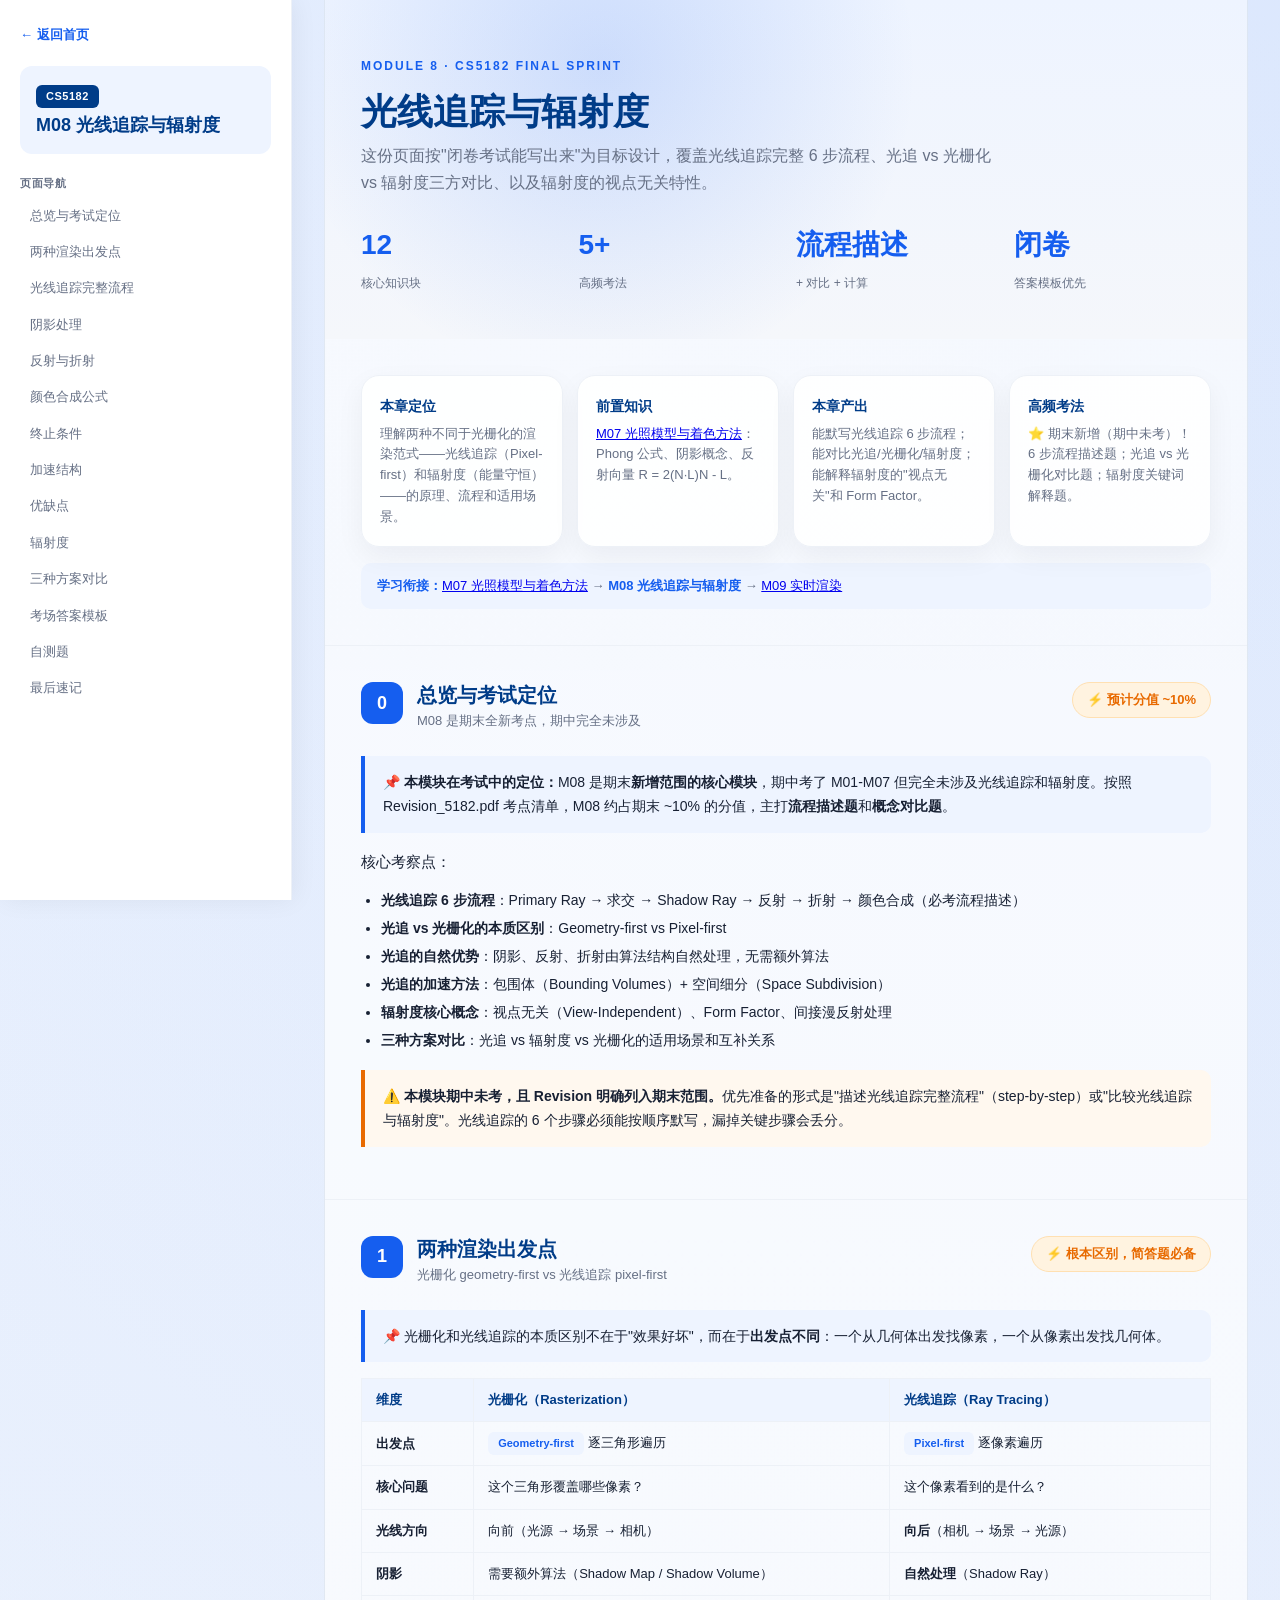
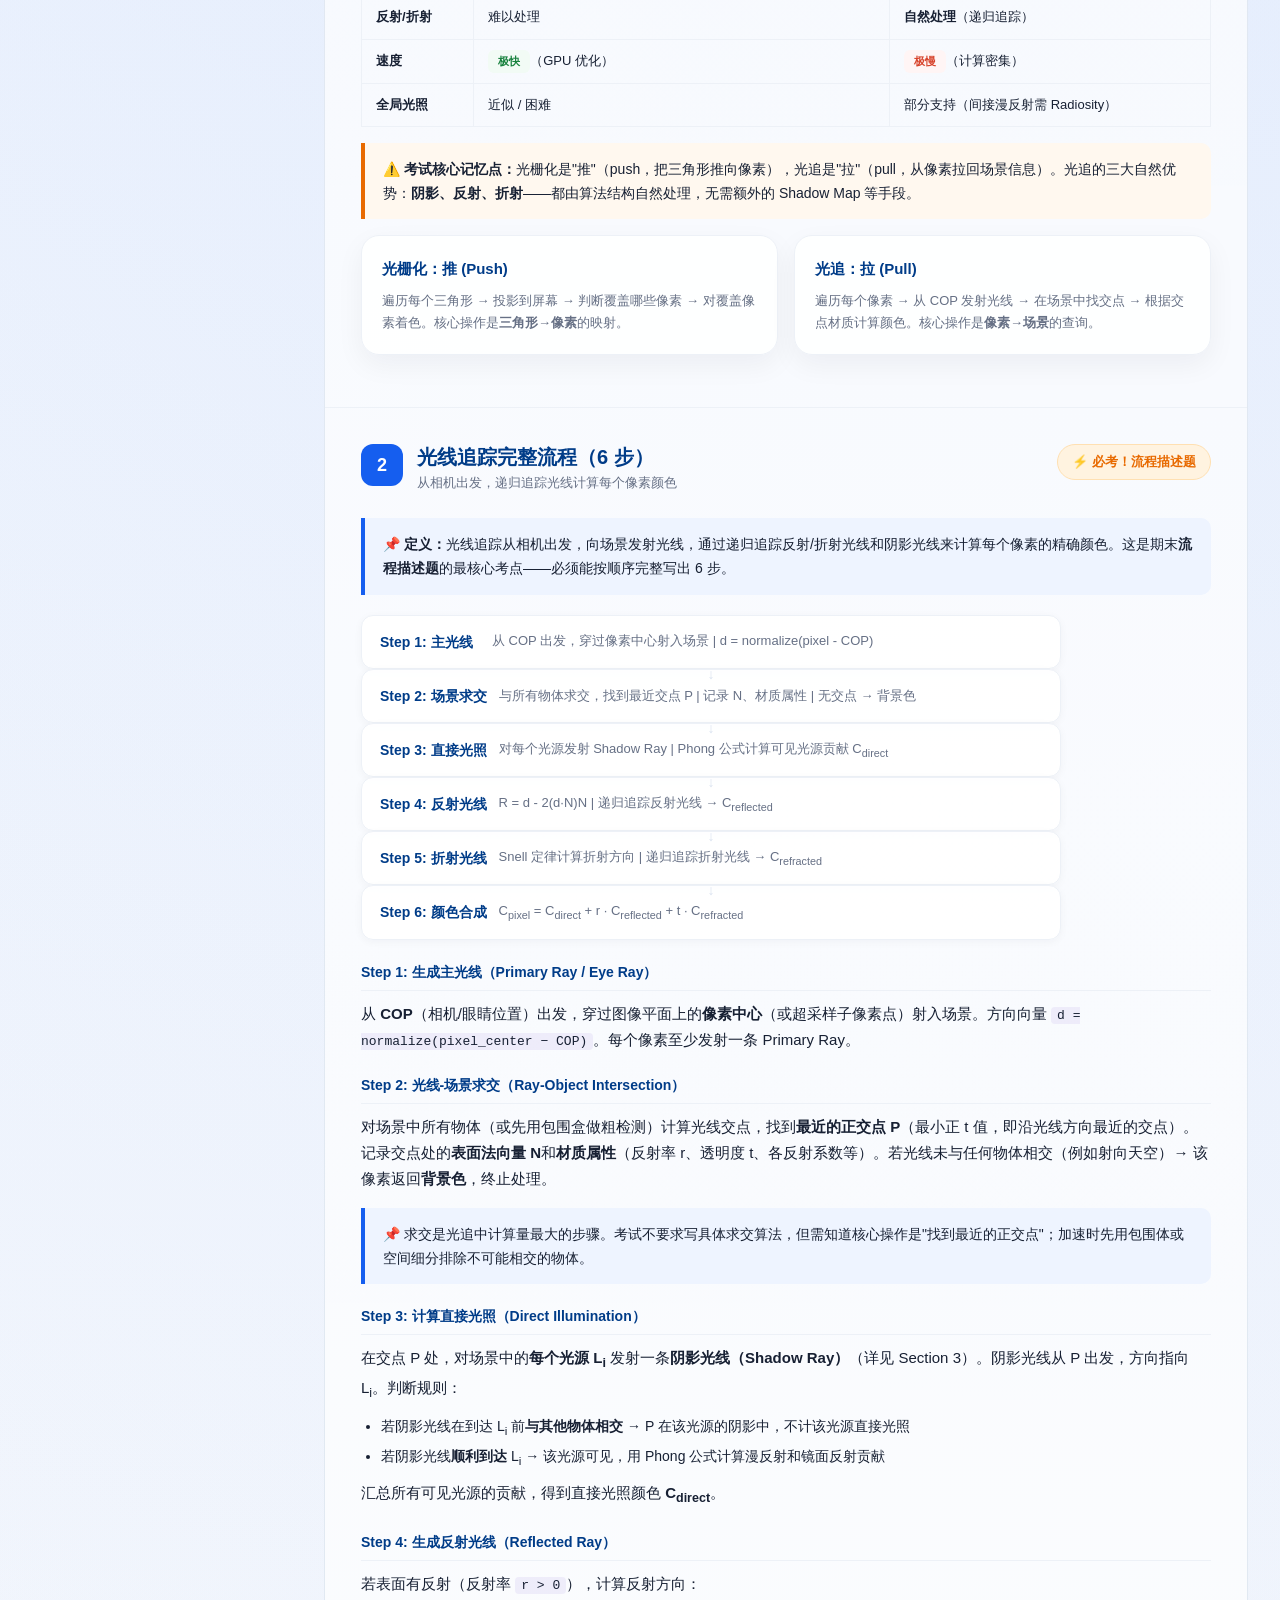
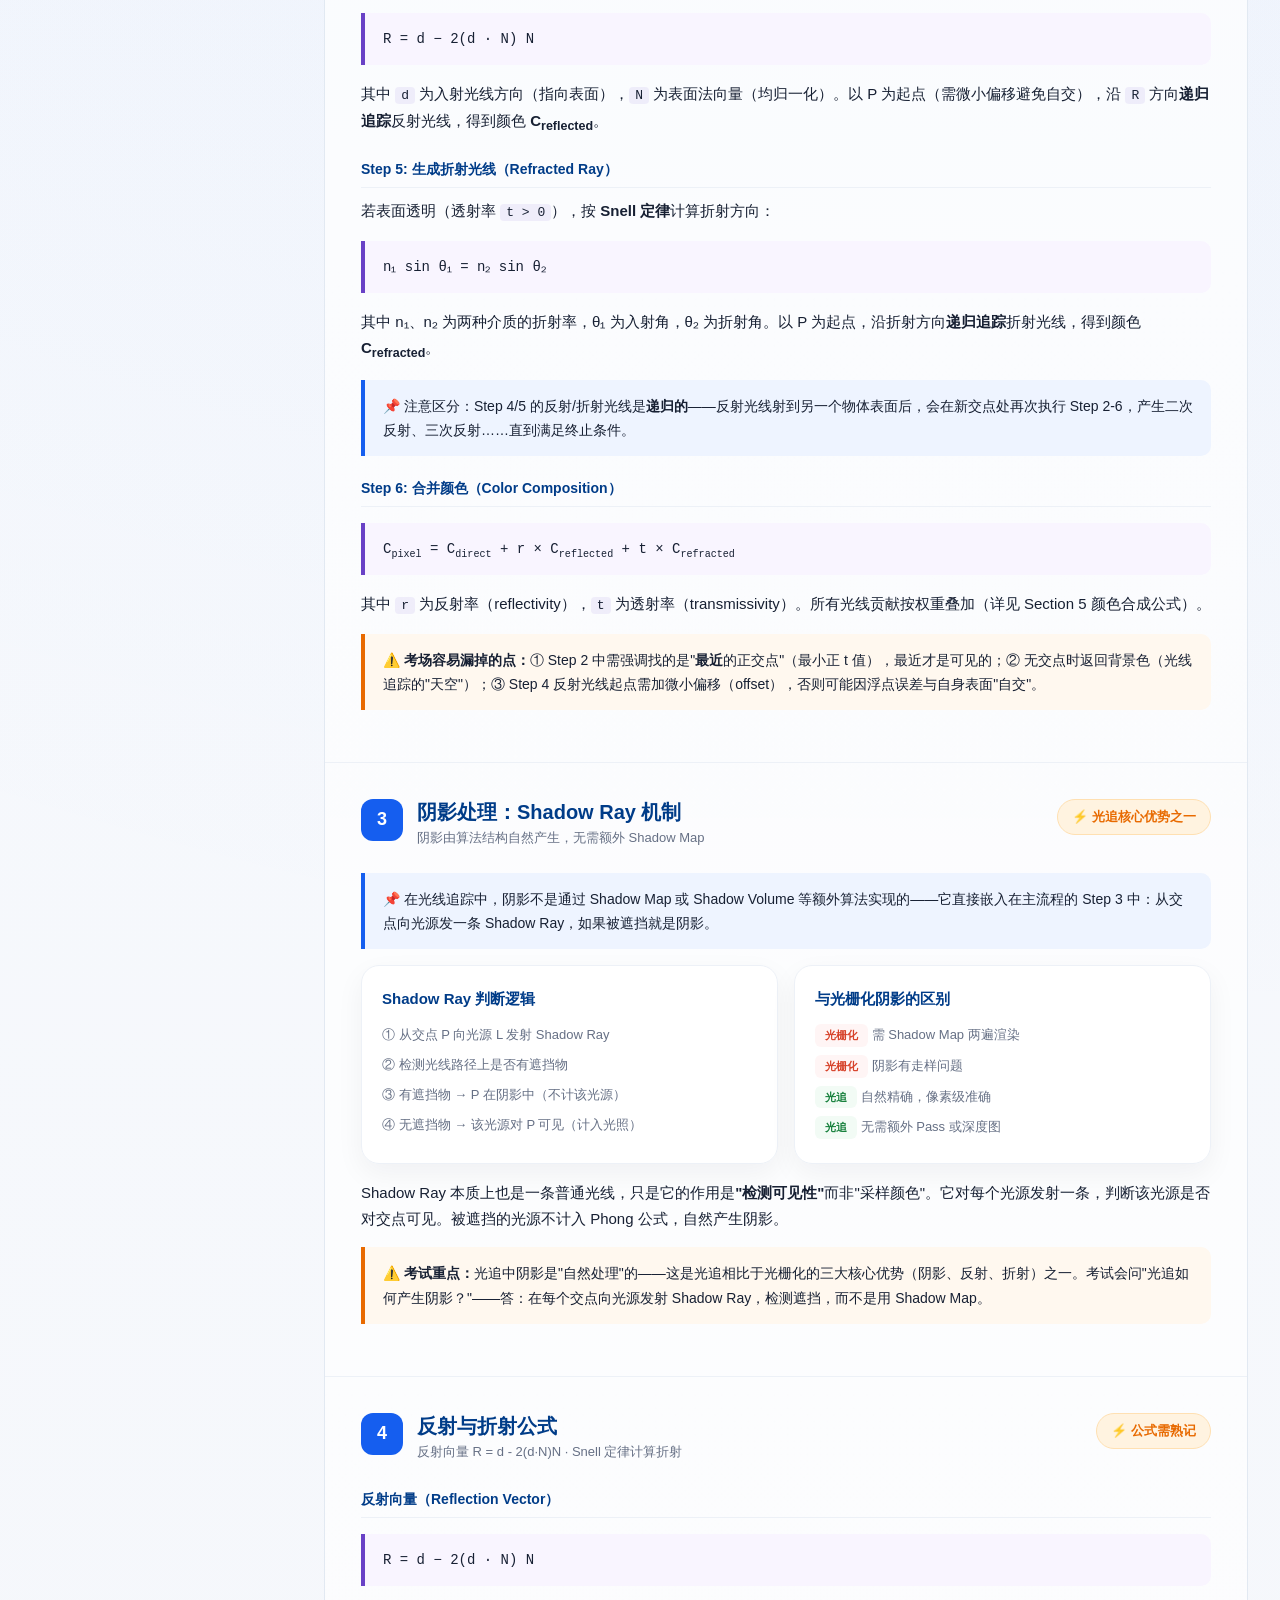
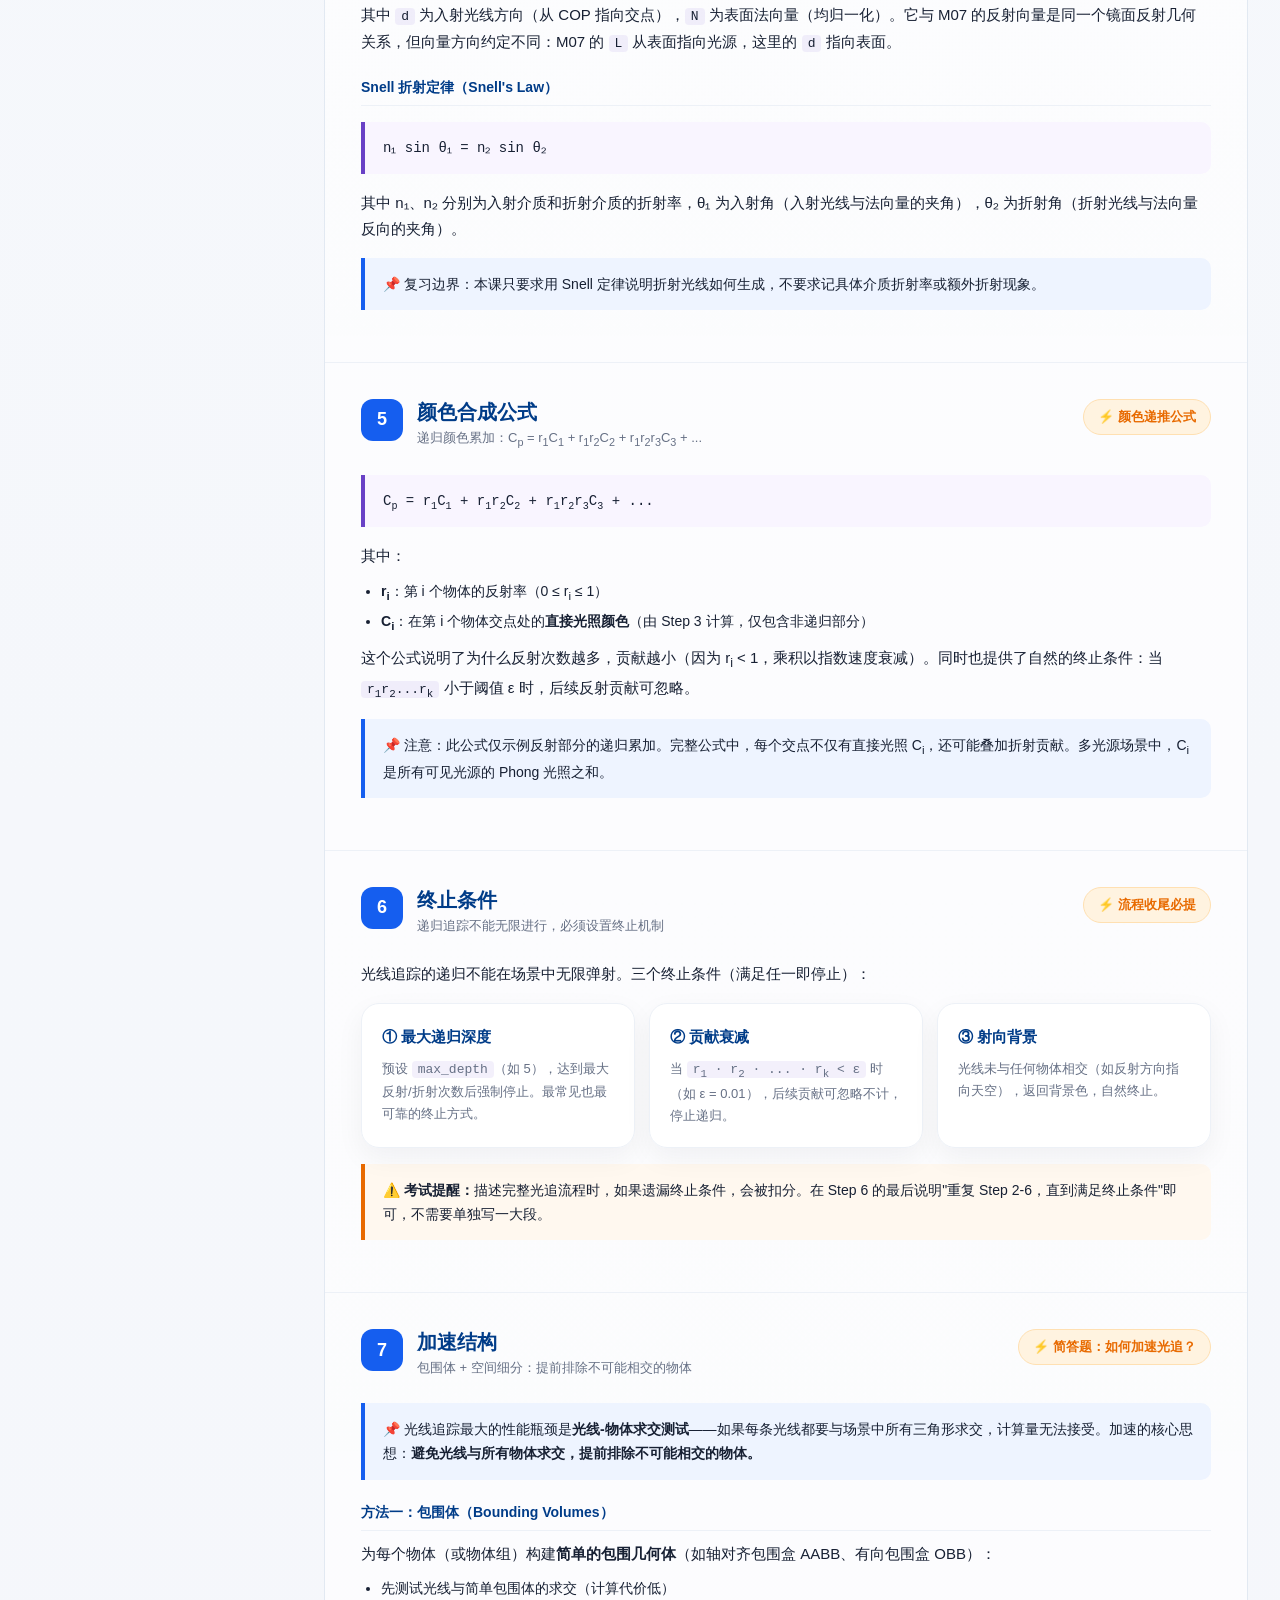
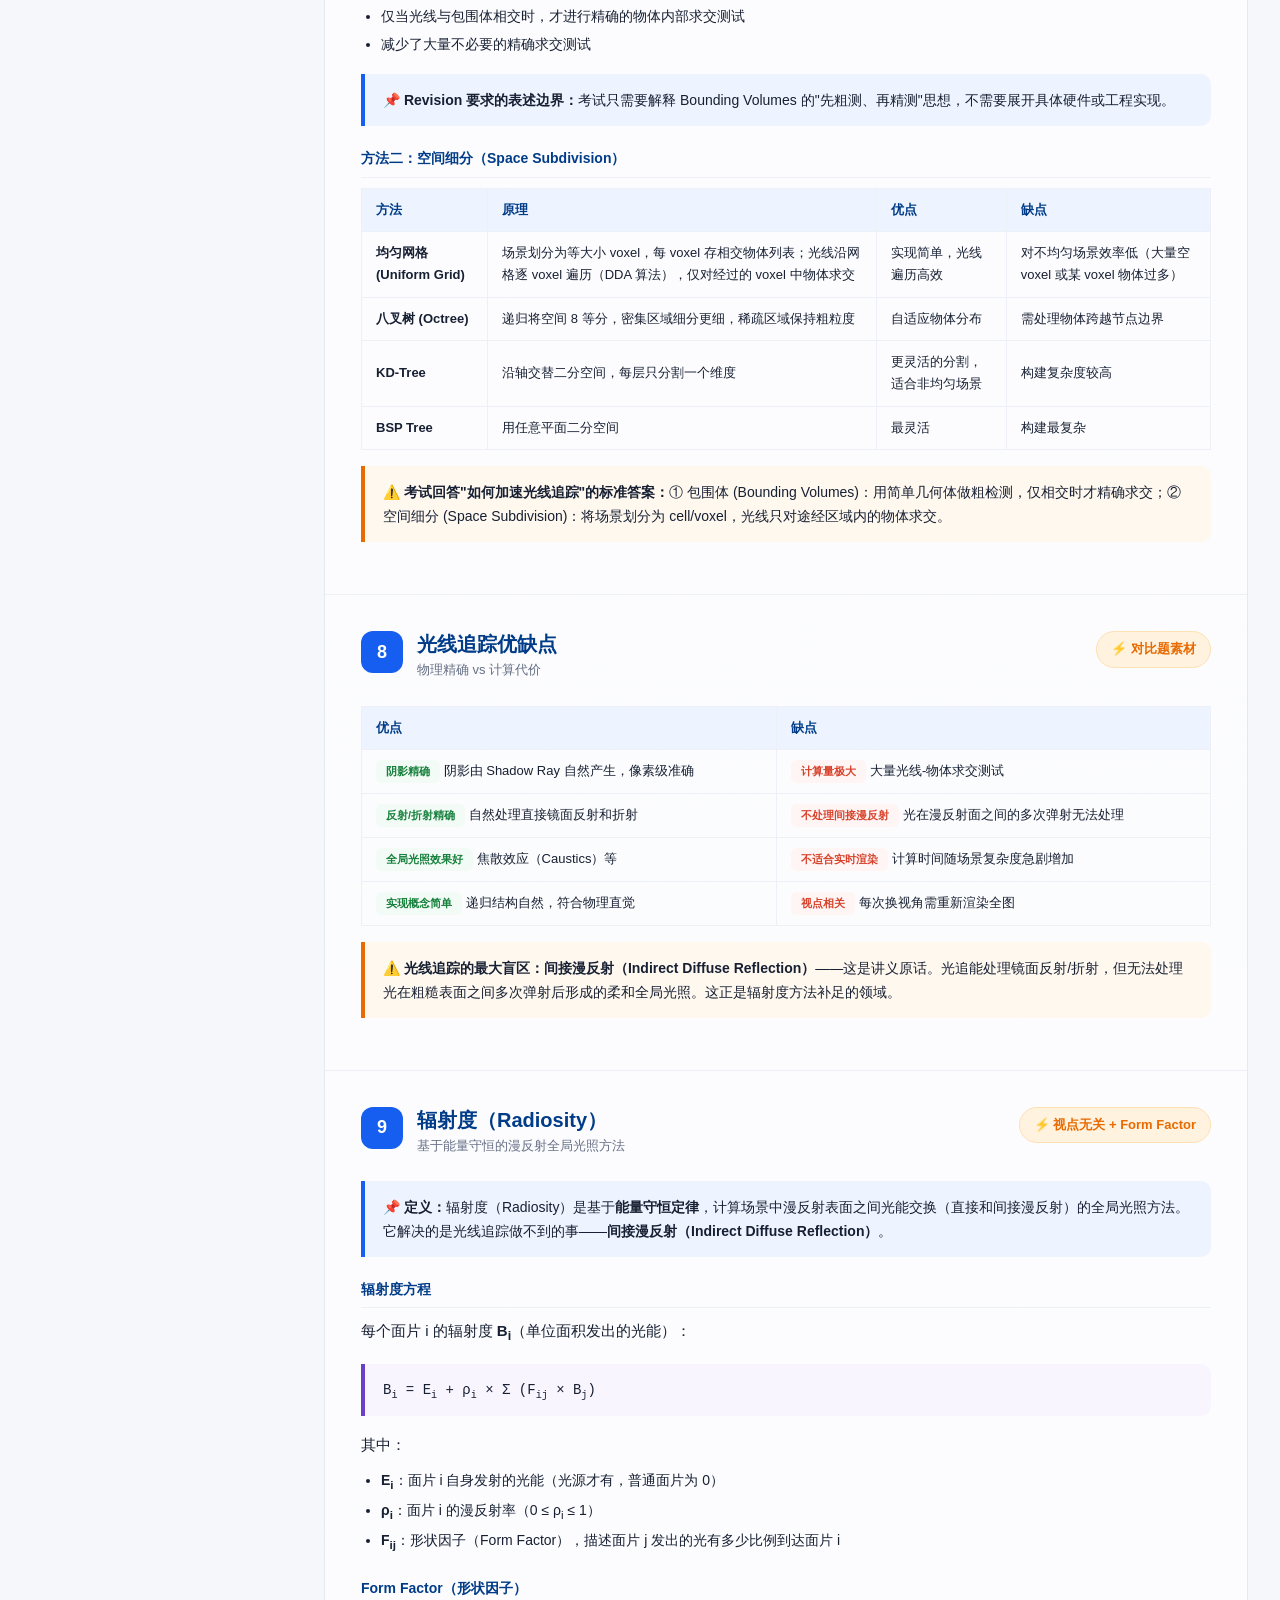
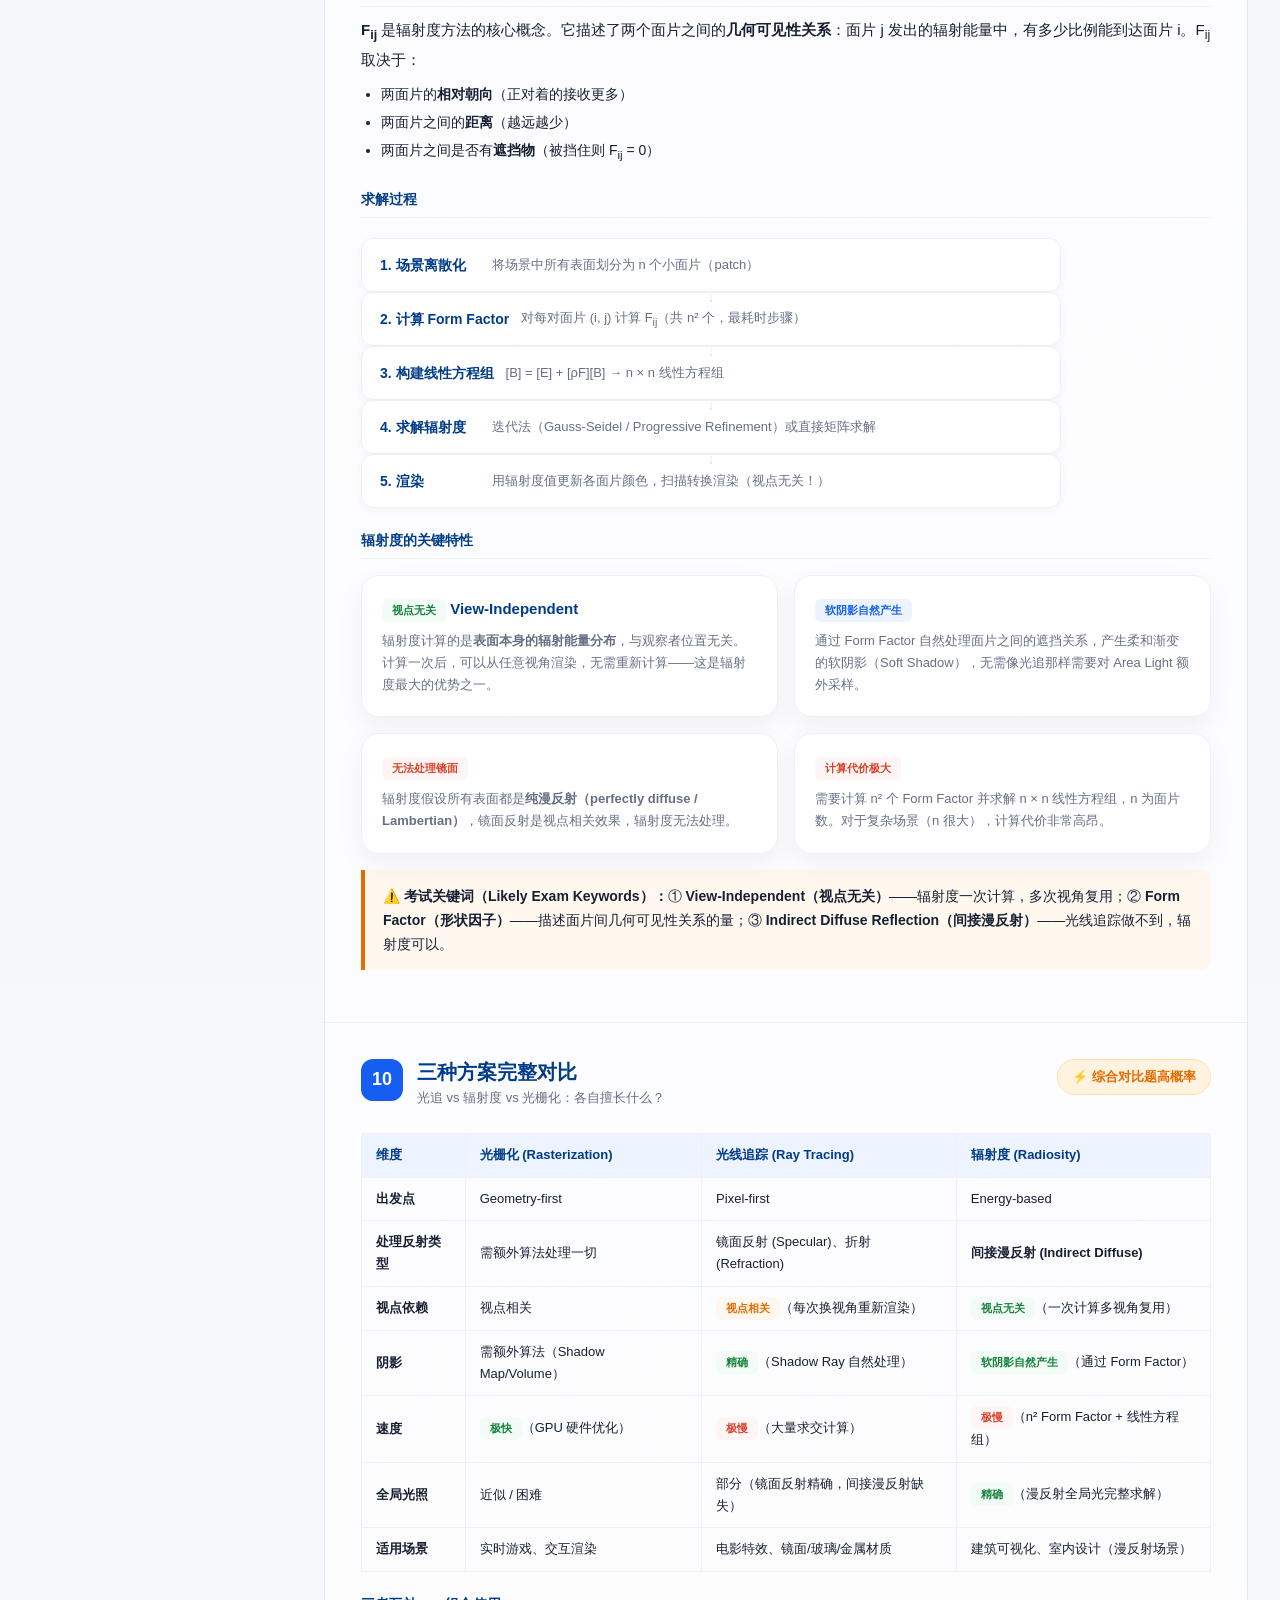
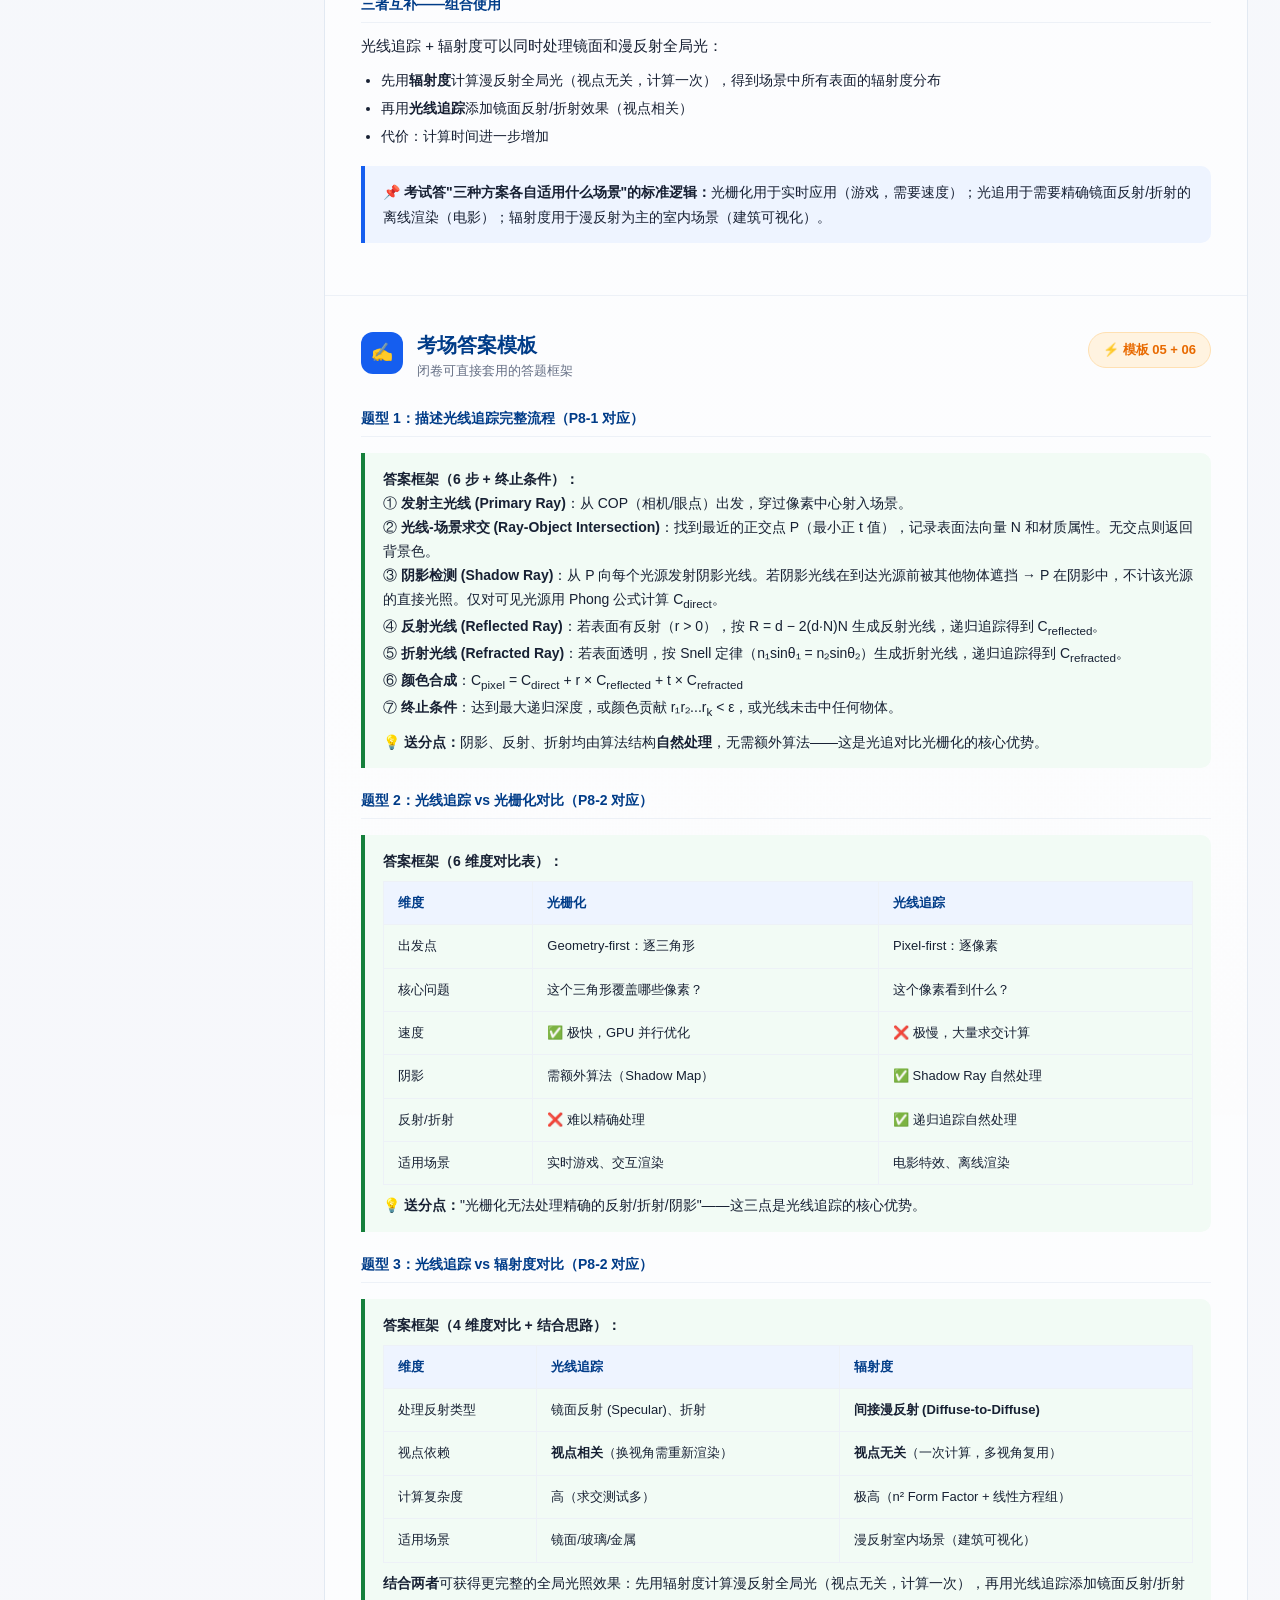
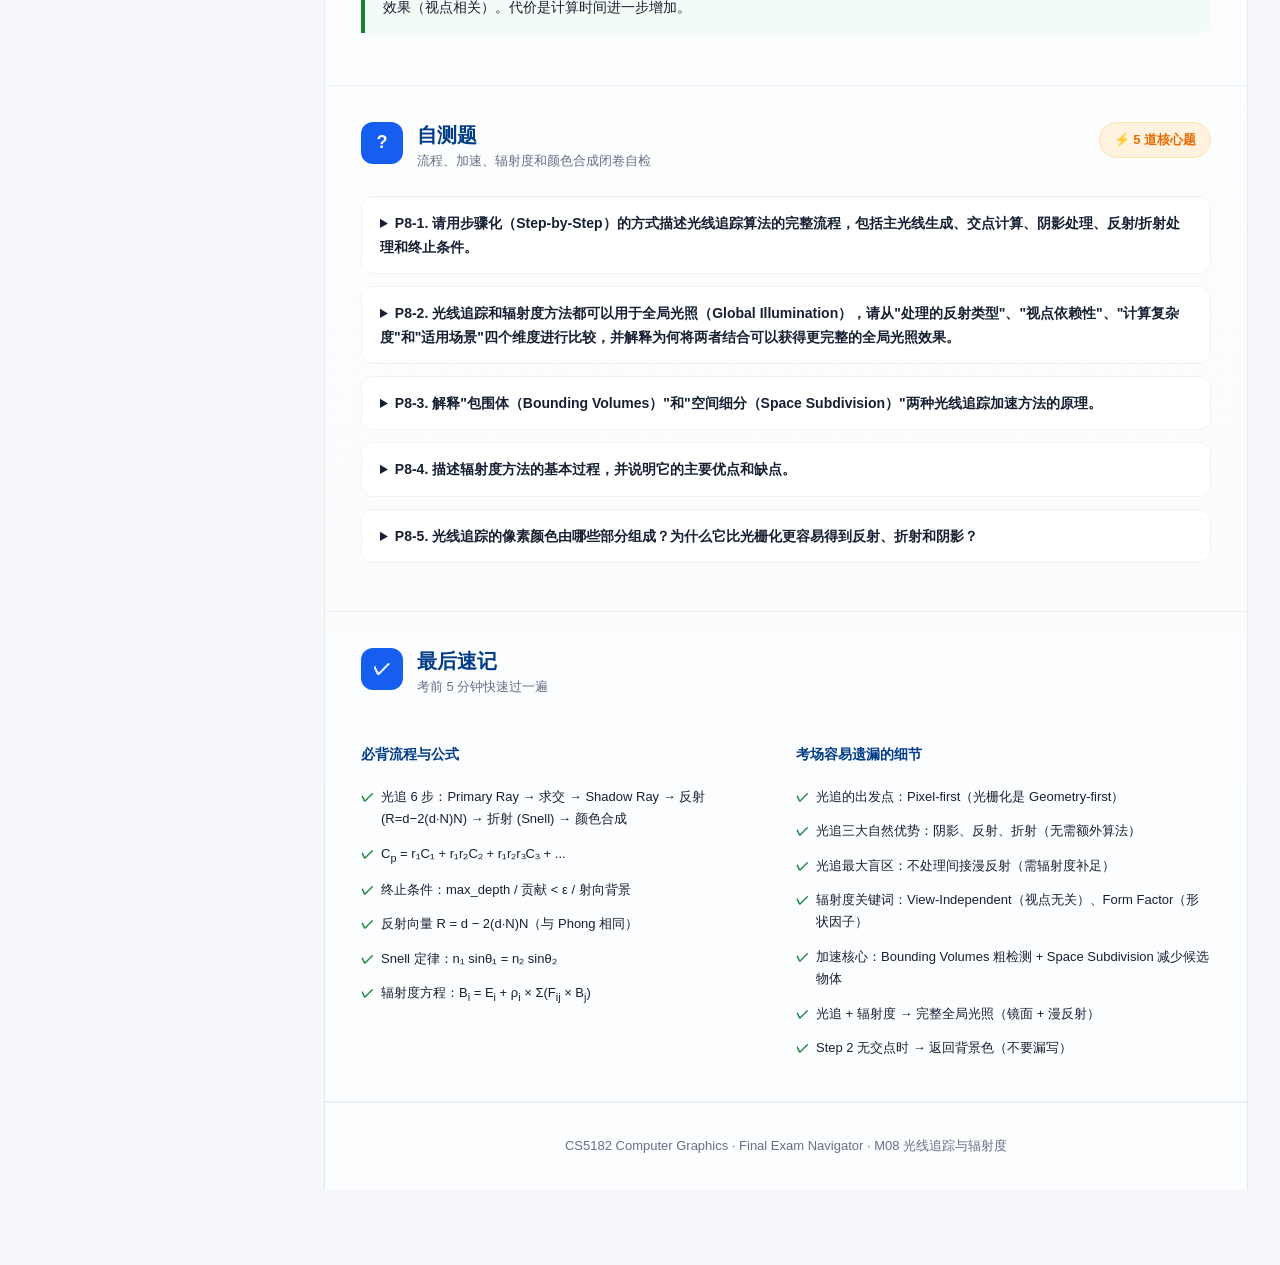
<file: CS5182_Module_8_Review.html>
<!DOCTYPE html>
<html lang="zh-CN">
<head>
<meta charset="UTF-8">
<meta name="viewport" content="width=device-width, initial-scale=1.0">
<title>CS5182 M08 · 光线追踪与辐射度</title>
<link rel="stylesheet" href="assets/review.css">
<style>
:root {
  --bg: #f5f7fb; --paper: #ffffff; --ink: #172033; --muted: #667085;
  --soft: #eef4ff; --blue: #155EEF; --blue2: #003C88;
  --red: #D7422A; --green: #16803C; --orange: #E86A00; --purple: #6941C6;
  --border: #d9e2ef; --border2: #edf1f7;
  --shadow: 0 16px 40px rgba(16,24,40,.08); --radius: 18px; --sidebar: 292px;
}
*,*::before,*::after{box-sizing:border-box;margin:0;padding:0}
body{font-family:-apple-system,BlinkMacSystemFont,"SF Pro Text","PingFang SC","Noto Sans SC","Microsoft YaHei",Arial,sans-serif;font-size:15px;line-height:1.72;color:var(--ink);background:radial-gradient(circle at top right,rgba(21,94,239,.12),transparent 34%),linear-gradient(180deg,#f8fbff 0%,#f5f7fb 45%,#f7f8fb 100%);min-height:100vh}

/* pipeline */
.pipeline{display:flex;flex-direction:column;align-items:stretch;gap:0;margin:20px 0;max-width:700px}
.pipe{background:rgba(255,255,255,.93);border:1px solid var(--border2);border-radius:12px;padding:14px 18px;display:flex;align-items:center;gap:12px;box-shadow:0 2px 8px rgba(16,24,40,.04);position:relative}
.pipe b{font-size:14px;font-weight:800;color:var(--blue2);white-space:nowrap;min-width:100px}
.pipe span{font-size:13px;color:var(--muted)}
.pipe::after{content:"↓";position:absolute;left:50%;bottom:-18px;transform:translateX(-50%);font-size:14px;color:var(--border);font-weight:700;z-index:1}
.pipe:last-child::after{display:none}

/* grid */
.grid-2{display:grid;grid-template-columns:repeat(2,1fr);gap:16px;margin:16px 0}
.grid-3{display:grid;grid-template-columns:repeat(3,1fr);gap:14px;margin:16px 0}
.card{background:rgba(255,255,255,.93);border:1px solid var(--border2);border-radius:var(--radius);padding:20px;box-shadow:0 10px 28px rgba(16,24,40,.05)}
.card h3{font-size:15px;font-weight:800;color:var(--blue2);margin-bottom:8px}
.card p,.card li{font-size:13px;color:var(--muted);line-height:1.7}

/* tables */
table{width:100%;border-collapse:collapse;font-size:14px;margin:16px 0}
th,td{border:1px solid var(--border2);padding:10px 14px;text-align:left}
th{background:var(--soft);font-weight:700;color:var(--blue2);font-size:13px}
td{color:var(--ink);font-size:13px}

/* mini-title */
.mini-title{font-size:14px;font-weight:800;color:var(--blue2);margin:20px 0 10px;padding-bottom:6px;border-bottom:1px solid var(--border2)}

/* details */
details{margin:12px 0;border:1px solid var(--border2);border-radius:12px;overflow:hidden}
summary{padding:14px 18px;font-weight:700;font-size:14px;cursor:pointer;background:rgba(255,255,255,.93);color:var(--ink)}
summary:hover{background:var(--soft)}
.detail-body{padding:16px 18px;border-top:1px solid var(--border2);font-size:14px;background:rgba(255,255,255,.7)}

/* quick / final-recall */
.quick{display:grid;grid-template-columns:repeat(2,1fr);gap:20px}
.quick .mini-title{font-size:14px;font-weight:800;color:var(--blue2);margin-bottom:8px;border:none}
.checklist{list-style:none;padding:0}
.checklist li{padding:6px 0;font-size:13px;color:var(--ink);padding-left:20px;position:relative}
.checklist li::before{content:"✓";position:absolute;left:0;color:var(--green);font-weight:800}

/* formula-inline */
.formula-inline{font-family:"SFMono-Regular","Consolas","Menlo","Fira Code",monospace;background:rgba(105,65,198,.08);padding:1px 6px;border-radius:4px;font-size:13px}

/* footer */
.footer{text-align:center;padding:32px 24px;border-top:1px solid var(--border2);color:var(--muted);font-size:13px}

/* responsive overrides */
@media(max-width:980px){
  .grid-2,.grid-3,.quick{grid-template-columns:1fr}
}
</style>
</head>
<body>


<div class="shell">

<!-- sidebar -->
<aside class="sidebar">
  <a class="back-link" href="index.html">← 返回首页</a>
  <div class="mod-id">
    <span class="badge-cs">CS5182</span>
    <h2>M08 光线追踪与辐射度</h2>
  </div>
  <nav class="nav-group">
    <span class="nav-label">页面导航</span>
    <a class="nav-link" href="#roadmap">总览与考试定位</a>
    <a class="nav-link" href="#two-approaches">两种渲染出发点</a>
    <a class="nav-link" href="#ray-tracing-process">光线追踪完整流程</a>
    <a class="nav-link" href="#shadows">阴影处理</a>
    <a class="nav-link" href="#reflection-refraction">反射与折射</a>
    <a class="nav-link" href="#color">颜色合成公式</a>
    <a class="nav-link" href="#termination">终止条件</a>
    <a class="nav-link" href="#acceleration">加速结构</a>
    <a class="nav-link" href="#advantages">优缺点</a>
    <a class="nav-link" href="#radiosity">辐射度</a>
    <a class="nav-link" href="#comparison">三种方案对比</a>
    <a class="nav-link" href="#templates">考场答案模板</a>
    <a class="nav-link" href="#quiz">自测题</a>
    <a class="nav-link" href="#final-recall">最后速记</a>
  </nav>
</aside>

<!-- main content -->
<main class="main">
<div class="content">

<!-- hero -->
<header class="hero">
  <div class="kicker">MODULE 8 · CS5182 Final Sprint</div>
  <h2>光线追踪与辐射度</h2>
  <p class="hero-sub">这份页面按"闭卷考试能写出来"为目标设计，覆盖光线追踪完整 6 步流程、光追 vs 光栅化 vs 辐射度三方对比、以及辐射度的视点无关特性。</p>
  <div class="hero-grid">
    <div class="hero-stat"><b>12</b><span>核心知识块</span></div>
    <div class="hero-stat"><b>5+</b><span>高频考法</span></div>
    <div class="hero-stat"><b>流程描述</b><span>+ 对比 + 计算</span></div>
    <div class="hero-stat"><b>闭卷</b><span>答案模板优先</span></div>
  </div>
</header>

<!-- module-entry -->
<section class="section module-entry">
  <div class="entry-grid">
    <article class="concept-card">
      <h3>本章定位</h3>
      <p>理解两种不同于光栅化的渲染范式——光线追踪（Pixel-first）和辐射度（能量守恒）——的原理、流程和适用场景。</p>
    </article>
    <article class="concept-card">
      <h3>前置知识</h3>
      <p><a href="CS5182_Module_7_Review.html">M07 光照模型与着色方法</a>：Phong 公式、阴影概念、反射向量 R = 2(N·L)N - L。</p>
    </article>
    <article class="concept-card">
      <h3>本章产出</h3>
      <p>能默写光线追踪 6 步流程；能对比光追/光栅化/辐射度；能解释辐射度的"视点无关"和 Form Factor。</p>
    </article>
    <article class="concept-card">
      <h3>高频考法</h3>
      <p>⭐ 期末新增（期中未考）！6 步流程描述题；光追 vs 光栅化对比题；辐射度关键词解释题。</p>
    </article>
  </div>
  <div class="bridge-note">
    <strong>学习衔接：</strong><a href="CS5182_Module_7_Review.html">M07 光照模型与着色方法</a> → <strong>M08 光线追踪与辐射度</strong> → <a href="CS5182_Module_9_Review.html">M09 实时渲染</a>
  </div>
</section>

<!-- #roadmap -->
<section class="section" id="roadmap">
  <div class="section-head">
    <div class="section-title">
      <div class="badge-num">0</div>
      <div>
        <h2>总览与考试定位</h2>
        <p class="lead">M08 是期末全新考点，期中完全未涉及</p>
      </div>
    </div>
    <span class="exam-chip">⚡ 预计分值 ~10%</span>
  </div>

  <div class="note">
    📌 <strong>本模块在考试中的定位：</strong>M08 是期末<strong>新增范围的核心模块</strong>，期中考了 M01-M07 但完全未涉及光线追踪和辐射度。按照 Revision_5182.pdf 考点清单，M08 约占期末 ~10% 的分值，主打<strong>流程描述题</strong>和<strong>概念对比题</strong>。
  </div>

  <p>核心考察点：</p>
  <ul style="margin:12px 0 0 20px;font-size:14px;color:var(--ink);line-height:2">
    <li><strong>光线追踪 6 步流程</strong>：Primary Ray → 求交 → Shadow Ray → 反射 → 折射 → 颜色合成（必考流程描述）</li>
    <li><strong>光追 vs 光栅化的本质区别</strong>：Geometry-first vs Pixel-first</li>
    <li><strong>光追的自然优势</strong>：阴影、反射、折射由算法结构自然处理，无需额外算法</li>
    <li><strong>光追的加速方法</strong>：包围体（Bounding Volumes）+ 空间细分（Space Subdivision）</li>
    <li><strong>辐射度核心概念</strong>：视点无关（View-Independent）、Form Factor、间接漫反射处理</li>
    <li><strong>三种方案对比</strong>：光追 vs 辐射度 vs 光栅化的适用场景和互补关系</li>
  </ul>

  <div class="warn">
    ⚠️ <strong>本模块期中未考，且 Revision 明确列入期末范围。</strong>优先准备的形式是"描述光线追踪完整流程"（step-by-step）或"比较光线追踪与辐射度"。光线追踪的 6 个步骤必须能按顺序默写，漏掉关键步骤会丢分。
  </div>
</section>

<!-- #two-approaches -->
<section class="section" id="two-approaches">
  <div class="section-head">
    <div class="section-title">
      <div class="badge-num">1</div>
      <div>
        <h2>两种渲染出发点</h2>
        <p class="lead">光栅化 geometry-first vs 光线追踪 pixel-first</p>
      </div>
    </div>
    <span class="exam-chip">⚡ 根本区别，简答题必备</span>
  </div>

  <div class="note">
    📌 光栅化和光线追踪的本质区别不在于"效果好坏"，而在于<strong>出发点不同</strong>：一个从几何体出发找像素，一个从像素出发找几何体。
  </div>

  <table>
    <thead><tr><th>维度</th><th>光栅化（Rasterization）</th><th>光线追踪（Ray Tracing）</th></tr></thead>
    <tbody>
      <tr>
        <td><strong>出发点</strong></td>
        <td><span class="label">Geometry-first</span> 逐三角形遍历</td>
        <td><span class="label">Pixel-first</span> 逐像素遍历</td>
      </tr>
      <tr>
        <td><strong>核心问题</strong></td>
        <td>这个三角形覆盖哪些像素？</td>
        <td>这个像素看到的是什么？</td>
      </tr>
      <tr>
        <td><strong>光线方向</strong></td>
        <td>向前（光源 → 场景 → 相机）</td>
        <td><strong>向后</strong>（相机 → 场景 → 光源）</td>
      </tr>
      <tr>
        <td><strong>阴影</strong></td>
        <td>需要额外算法（Shadow Map / Shadow Volume）</td>
        <td><strong>自然处理</strong>（Shadow Ray）</td>
      </tr>
      <tr>
        <td><strong>反射/折射</strong></td>
        <td>难以处理</td>
        <td><strong>自然处理</strong>（递归追踪）</td>
      </tr>
      <tr>
        <td><strong>速度</strong></td>
        <td><span class="label green">极快</span>（GPU 优化）</td>
        <td><span class="label red">极慢</span>（计算密集）</td>
      </tr>
      <tr>
        <td><strong>全局光照</strong></td>
        <td>近似 / 困难</td>
        <td>部分支持（间接漫反射需 Radiosity）</td>
      </tr>
    </tbody>
  </table>

  <div class="warn">
    ⚠️ <strong>考试核心记忆点：</strong>光栅化是"推"（push，把三角形推向像素），光追是"拉"（pull，从像素拉回场景信息）。光追的三大自然优势：<strong>阴影、反射、折射</strong>——都由算法结构自然处理，无需额外的 Shadow Map 等手段。
  </div>

  <div class="grid-2">
    <div class="card">
      <h3>光栅化：推 (Push)</h3>
      <p>遍历每个三角形 → 投影到屏幕 → 判断覆盖哪些像素 → 对覆盖像素着色。核心操作是<strong>三角形→像素</strong>的映射。</p>
    </div>
    <div class="card">
      <h3>光追：拉 (Pull)</h3>
      <p>遍历每个像素 → 从 COP 发射光线 → 在场景中找交点 → 根据交点材质计算颜色。核心操作是<strong>像素→场景</strong>的查询。</p>
    </div>
  </div>
</section>

<!-- #ray-tracing-process -->
<section class="section" id="ray-tracing-process">
  <div class="section-head">
    <div class="section-title">
      <div class="badge-num">2</div>
      <div>
        <h2>光线追踪完整流程（6 步）</h2>
        <p class="lead">从相机出发，递归追踪光线计算每个像素颜色</p>
      </div>
    </div>
    <span class="exam-chip">⚡ 必考！流程描述题</span>
  </div>

  <div class="note">
    📌 <strong>定义：</strong>光线追踪从相机出发，向场景发射光线，通过递归追踪反射/折射光线和阴影光线来计算每个像素的精确颜色。这是期末<strong>流程描述题</strong>的最核心考点——必须能按顺序完整写出 6 步。
  </div>

  <div class="pipeline">
    <div class="pipe">
      <b>Step 1: 主光线</b>
      <span>从 COP 出发，穿过像素中心射入场景 | d = normalize(pixel - COP)</span>
    </div>
    <div class="pipe">
      <b>Step 2: 场景求交</b>
      <span>与所有物体求交，找到最近交点 P | 记录 N、材质属性 | 无交点 → 背景色</span>
    </div>
    <div class="pipe">
      <b>Step 3: 直接光照</b>
      <span>对每个光源发射 Shadow Ray | Phong 公式计算可见光源贡献 C<sub>direct</sub></span>
    </div>
    <div class="pipe">
      <b>Step 4: 反射光线</b>
      <span>R = d - 2(d·N)N | 递归追踪反射光线 → C<sub>reflected</sub></span>
    </div>
    <div class="pipe">
      <b>Step 5: 折射光线</b>
      <span>Snell 定律计算折射方向 | 递归追踪折射光线 → C<sub>refracted</sub></span>
    </div>
    <div class="pipe">
      <b>Step 6: 颜色合成</b>
      <span>C<sub>pixel</sub> = C<sub>direct</sub> + r · C<sub>reflected</sub> + t · C<sub>refracted</sub></span>
    </div>
  </div>

  <p class="mini-title">Step 1: 生成主光线（Primary Ray / Eye Ray）</p>
  <p>从 <strong>COP</strong>（相机/眼睛位置）出发，穿过图像平面上的<strong>像素中心</strong>（或超采样子像素点）射入场景。方向向量 <span class="formula-inline">d = normalize(pixel_center − COP)</span>。每个像素至少发射一条 Primary Ray。</p>

  <p class="mini-title">Step 2: 光线-场景求交（Ray-Object Intersection）</p>
  <p>对场景中所有物体（或先用包围盒做粗检测）计算光线交点，找到<strong>最近的正交点 P</strong>（最小正 t 值，即沿光线方向最近的交点）。记录交点处的<strong>表面法向量 N</strong>和<strong>材质属性</strong>（反射率 r、透明度 t、各反射系数等）。若光线未与任何物体相交（例如射向天空）→ 该像素返回<strong>背景色</strong>，终止处理。</p>

  <div class="note">
    📌 求交是光追中计算量最大的步骤。考试不要求写具体求交算法，但需知道核心操作是"找到最近的正交点"；加速时先用包围体或空间细分排除不可能相交的物体。
  </div>

  <p class="mini-title">Step 3: 计算直接光照（Direct Illumination）</p>
  <p>在交点 P 处，对场景中的<strong>每个光源 L<sub>i</sub></strong> 发射一条<strong>阴影光线（Shadow Ray）</strong>（详见 Section 3）。阴影光线从 P 出发，方向指向 L<sub>i</sub>。判断规则：</p>
  <ul style="margin:8px 0 8px 20px;font-size:14px;color:var(--ink);line-height:2">
    <li>若阴影光线在到达 L<sub>i</sub> 前<strong>与其他物体相交</strong> → P 在该光源的阴影中，不计该光源直接光照</li>
    <li>若阴影光线<strong>顺利到达</strong> L<sub>i</sub> → 该光源可见，用 Phong 公式计算漫反射和镜面反射贡献</li>
  </ul>
  <p>汇总所有可见光源的贡献，得到直接光照颜色 <strong>C<sub>direct</sub></strong>。</p>

  <p class="mini-title">Step 4: 生成反射光线（Reflected Ray）</p>
  <p>若表面有反射（反射率 <span class="formula-inline">r > 0</span>），计算反射方向：</p>
  <div class="formula">R = d − 2(d · N) N</div>
  <p>其中 <span class="formula-inline">d</span> 为入射光线方向（指向表面），<span class="formula-inline">N</span> 为表面法向量（均归一化）。以 P 为起点（需微小偏移避免自交），沿 <span class="formula-inline">R</span> 方向<strong>递归追踪</strong>反射光线，得到颜色 <strong>C<sub>reflected</sub></strong>。</p>

  <p class="mini-title">Step 5: 生成折射光线（Refracted Ray）</p>
  <p>若表面透明（透射率 <span class="formula-inline">t > 0</span>），按 <strong>Snell 定律</strong>计算折射方向：</p>
  <div class="formula">n₁ sin θ₁ = n₂ sin θ₂</div>
  <p>其中 n₁、n₂ 为两种介质的折射率，θ₁ 为入射角，θ₂ 为折射角。以 P 为起点，沿折射方向<strong>递归追踪</strong>折射光线，得到颜色 <strong>C<sub>refracted</sub></strong>。</p>

  <div class="note">
    📌 注意区分：Step 4/5 的反射/折射光线是<strong>递归的</strong>——反射光线射到另一个物体表面后，会在新交点处再次执行 Step 2-6，产生二次反射、三次反射……直到满足终止条件。
  </div>

  <p class="mini-title">Step 6: 合并颜色（Color Composition）</p>
  <div class="formula">C<sub>pixel</sub> = C<sub>direct</sub> + r × C<sub>reflected</sub> + t × C<sub>refracted</sub></div>
  <p>其中 <span class="formula-inline">r</span> 为反射率（reflectivity），<span class="formula-inline">t</span> 为透射率（transmissivity）。所有光线贡献按权重叠加（详见 Section 5 颜色合成公式）。</p>

  <div class="warn">
    ⚠️ <strong>考场容易漏掉的点：</strong>① Step 2 中需强调找的是"<strong>最近</strong>的正交点"（最小正 t 值），最近才是可见的；② 无交点时返回背景色（光线追踪的"天空"）；③ Step 4 反射光线起点需加微小偏移（offset），否则可能因浮点误差与自身表面"自交"。
  </div>
</section>

<!-- #shadows -->
<section class="section" id="shadows">
  <div class="section-head">
    <div class="section-title">
      <div class="badge-num">3</div>
      <div>
        <h2>阴影处理：Shadow Ray 机制</h2>
        <p class="lead">阴影由算法结构自然产生，无需额外 Shadow Map</p>
      </div>
    </div>
    <span class="exam-chip">⚡ 光追核心优势之一</span>
  </div>

  <div class="note">
    📌 在光线追踪中，阴影不是通过 Shadow Map 或 Shadow Volume 等额外算法实现的——它直接嵌入在主流程的 Step 3 中：从交点向光源发一条 Shadow Ray，如果被遮挡就是阴影。
  </div>

  <div class="grid-2">
    <div class="card">
      <h3>Shadow Ray 判断逻辑</h3>
      <ul style="list-style:none;padding:0">
        <li style="padding:4px 0">① 从交点 P 向光源 L 发射 Shadow Ray</li>
        <li style="padding:4px 0">② 检测光线路径上是否有遮挡物</li>
        <li style="padding:4px 0">③ 有遮挡物 → P 在阴影中（不计该光源）</li>
        <li style="padding:4px 0">④ 无遮挡物 → 该光源对 P 可见（计入光照）</li>
      </ul>
    </div>
    <div class="card">
      <h3>与光栅化阴影的区别</h3>
      <ul style="list-style:none;padding:0">
        <li style="padding:4px 0"><span class="label red">光栅化</span> 需 Shadow Map 两遍渲染</li>
        <li style="padding:4px 0"><span class="label red">光栅化</span> 阴影有走样问题</li>
        <li style="padding:4px 0"><span class="label green">光追</span> 自然精确，像素级准确</li>
        <li style="padding:4px 0"><span class="label green">光追</span> 无需额外 Pass 或深度图</li>
      </ul>
    </div>
  </div>

  <p>Shadow Ray 本质上也是一条普通光线，只是它的作用是<strong>"检测可见性"</strong>而非"采样颜色"。它对每个光源发射一条，判断该光源是否对交点可见。被遮挡的光源不计入 Phong 公式，自然产生阴影。</p>

  <div class="warn">
    ⚠️ <strong>考试重点：</strong>光追中阴影是"自然处理"的——这是光追相比于光栅化的三大核心优势（阴影、反射、折射）之一。考试会问"光追如何产生阴影？"——答：在每个交点向光源发射 Shadow Ray，检测遮挡，而不是用 Shadow Map。
  </div>
</section>

<!-- #reflection-refraction -->
<section class="section" id="reflection-refraction">
  <div class="section-head">
    <div class="section-title">
      <div class="badge-num">4</div>
      <div>
        <h2>反射与折射公式</h2>
        <p class="lead">反射向量 R = d - 2(d·N)N · Snell 定律计算折射</p>
      </div>
    </div>
    <span class="exam-chip">⚡ 公式需熟记</span>
  </div>

  <p class="mini-title">反射向量（Reflection Vector）</p>
  <div class="formula">R = d − 2(d · N) N</div>
  <p>其中 <span class="formula-inline">d</span> 为入射光线方向（从 COP 指向交点），<span class="formula-inline">N</span> 为表面法向量（均归一化）。它与 M07 的反射向量是同一个镜面反射几何关系，但向量方向约定不同：M07 的 <span class="formula-inline">L</span> 从表面指向光源，这里的 <span class="formula-inline">d</span> 指向表面。</p>

  <p class="mini-title">Snell 折射定律（Snell's Law）</p>
  <div class="formula">n₁ sin θ₁ = n₂ sin θ₂</div>
  <p>其中 n₁、n₂ 分别为入射介质和折射介质的折射率，θ₁ 为入射角（入射光线与法向量的夹角），θ₂ 为折射角（折射光线与法向量反向的夹角）。</p>

  <div class="note">
    📌 复习边界：本课只要求用 Snell 定律说明折射光线如何生成，不要求记具体介质折射率或额外折射现象。
  </div>
</section>

<!-- #color -->
<section class="section" id="color">
  <div class="section-head">
    <div class="section-title">
      <div class="badge-num">5</div>
      <div>
        <h2>颜色合成公式</h2>
        <p class="lead">递归颜色累加：C<sub>p</sub> = r<sub>1</sub>C<sub>1</sub> + r<sub>1</sub>r<sub>2</sub>C<sub>2</sub> + r<sub>1</sub>r<sub>2</sub>r<sub>3</sub>C<sub>3</sub> + ...</p>
      </div>
    </div>
    <span class="exam-chip">⚡ 颜色递推公式</span>
  </div>

  <div class="formula">C<sub>p</sub> = r<sub>1</sub>C<sub>1</sub> + r<sub>1</sub>r<sub>2</sub>C<sub>2</sub> + r<sub>1</sub>r<sub>2</sub>r<sub>3</sub>C<sub>3</sub> + ...</div>

  <p>其中：</p>
  <ul style="margin:8px 0 8px 20px;font-size:14px;color:var(--ink);line-height:2">
    <li><strong>r<sub>i</sub></strong>：第 i 个物体的反射率（0 ≤ r<sub>i</sub> ≤ 1）</li>
    <li><strong>C<sub>i</sub></strong>：在第 i 个物体交点处的<strong>直接光照颜色</strong>（由 Step 3 计算，仅包含非递归部分）</li>
  </ul>

  <p>这个公式说明了为什么反射次数越多，贡献越小（因为 r<sub>i</sub> < 1，乘积以指数速度衰减）。同时也提供了自然的终止条件：当 <span class="formula-inline">r<sub>1</sub>r<sub>2</sub>...r<sub>k</sub></span> 小于阈值 ε 时，后续反射贡献可忽略。</p>

  <div class="note">
    📌 注意：此公式仅示例反射部分的递归累加。完整公式中，每个交点不仅有直接光照 C<sub>i</sub>，还可能叠加折射贡献。多光源场景中，C<sub>i</sub> 是所有可见光源的 Phong 光照之和。
  </div>
</section>

<!-- #termination -->
<section class="section" id="termination">
  <div class="section-head">
    <div class="section-title">
      <div class="badge-num">6</div>
      <div>
        <h2>终止条件</h2>
        <p class="lead">递归追踪不能无限进行，必须设置终止机制</p>
      </div>
    </div>
    <span class="exam-chip">⚡ 流程收尾必提</span>
  </div>

  <p>光线追踪的递归不能在场景中无限弹射。三个终止条件（满足任一即停止）：</p>

  <div class="grid-3">
    <div class="card">
      <h3>① 最大递归深度</h3>
      <p>预设 <span class="formula-inline">max_depth</span>（如 5），达到最大反射/折射次数后强制停止。最常见也最可靠的终止方式。</p>
    </div>
    <div class="card">
      <h3>② 贡献衰减</h3>
      <p>当 <span class="formula-inline">r<sub>1</sub> · r<sub>2</sub> · ... · r<sub>k</sub> < ε</span> 时（如 ε = 0.01），后续贡献可忽略不计，停止递归。</p>
    </div>
    <div class="card">
      <h3>③ 射向背景</h3>
      <p>光线未与任何物体相交（如反射方向指向天空），返回背景色，自然终止。</p>
    </div>
  </div>

  <div class="warn">
    ⚠️ <strong>考试提醒：</strong>描述完整光追流程时，如果遗漏终止条件，会被扣分。在 Step 6 的最后说明"重复 Step 2-6，直到满足终止条件"即可，不需要单独写一大段。
  </div>
</section>

<!-- #acceleration -->
<section class="section" id="acceleration">
  <div class="section-head">
    <div class="section-title">
      <div class="badge-num">7</div>
      <div>
        <h2>加速结构</h2>
        <p class="lead">包围体 + 空间细分：提前排除不可能相交的物体</p>
      </div>
    </div>
    <span class="exam-chip">⚡ 简答题：如何加速光追？</span>
  </div>

  <div class="note">
    📌 光线追踪最大的性能瓶颈是<strong>光线-物体求交测试</strong>——如果每条光线都要与场景中所有三角形求交，计算量无法接受。加速的核心思想：<strong>避免光线与所有物体求交，提前排除不可能相交的物体。</strong>
  </div>

  <p class="mini-title">方法一：包围体（Bounding Volumes）</p>
  <p>为每个物体（或物体组）构建<strong>简单的包围几何体</strong>（如轴对齐包围盒 AABB、有向包围盒 OBB）：</p>
  <ul style="margin:8px 0 8px 20px;font-size:14px;color:var(--ink);line-height:2">
    <li>先测试光线与简单包围体的求交（计算代价低）</li>
    <li>仅当光线与包围体相交时，才进行精确的物体内部求交测试</li>
    <li>减少了大量不必要的精确求交测试</li>
  </ul>

  <div class="note">
    📌 <strong>Revision 要求的表述边界：</strong>考试只需要解释 Bounding Volumes 的"先粗测、再精测"思想，不需要展开具体硬件或工程实现。
  </div>

  <p class="mini-title">方法二：空间细分（Space Subdivision）</p>

  <table>
    <thead><tr><th>方法</th><th>原理</th><th>优点</th><th>缺点</th></tr></thead>
    <tbody>
      <tr>
        <td><strong>均匀网格 (Uniform Grid)</strong></td>
        <td>场景划分为等大小 voxel，每 voxel 存相交物体列表；光线沿网格逐 voxel 遍历（DDA 算法），仅对经过的 voxel 中物体求交</td>
        <td>实现简单，光线遍历高效</td>
        <td>对不均匀场景效率低（大量空 voxel 或某 voxel 物体过多）</td>
      </tr>
      <tr>
        <td><strong>八叉树 (Octree)</strong></td>
        <td>递归将空间 8 等分，密集区域细分更细，稀疏区域保持粗粒度</td>
        <td>自适应物体分布</td>
        <td>需处理物体跨越节点边界</td>
      </tr>
      <tr>
        <td><strong>KD-Tree</strong></td>
        <td>沿轴交替二分空间，每层只分割一个维度</td>
        <td>更灵活的分割，适合非均匀场景</td>
        <td>构建复杂度较高</td>
      </tr>
      <tr>
        <td><strong>BSP Tree</strong></td>
        <td>用任意平面二分空间</td>
        <td>最灵活</td>
        <td>构建最复杂</td>
      </tr>
    </tbody>
  </table>

  <div class="warn">
    ⚠️ <strong>考试回答"如何加速光线追踪"的标准答案：</strong>① 包围体 (Bounding Volumes)：用简单几何体做粗检测，仅相交时才精确求交；② 空间细分 (Space Subdivision)：将场景划分为 cell/voxel，光线只对途经区域内的物体求交。
  </div>
</section>

<!-- #advantages -->
<section class="section" id="advantages">
  <div class="section-head">
    <div class="section-title">
      <div class="badge-num">8</div>
      <div>
        <h2>光线追踪优缺点</h2>
        <p class="lead">物理精确 vs 计算代价</p>
      </div>
    </div>
    <span class="exam-chip">⚡ 对比题素材</span>
  </div>

  <table>
    <thead><tr><th>优点</th><th>缺点</th></tr></thead>
    <tbody>
      <tr>
        <td><span class="label green">阴影精确</span> 阴影由 Shadow Ray 自然产生，像素级准确</td>
        <td><span class="label red">计算量极大</span> 大量光线-物体求交测试</td>
      </tr>
      <tr>
        <td><span class="label green">反射/折射精确</span> 自然处理直接镜面反射和折射</td>
        <td><span class="label red">不处理间接漫反射</span> 光在漫反射面之间的多次弹射无法处理</td>
      </tr>
      <tr>
        <td><span class="label green">全局光照效果好</span> 焦散效应（Caustics）等</td>
        <td><span class="label red">不适合实时渲染</span> 计算时间随场景复杂度急剧增加</td>
      </tr>
      <tr>
        <td><span class="label green">实现概念简单</span> 递归结构自然，符合物理直觉</td>
        <td><span class="label red">视点相关</span> 每次换视角需重新渲染全图</td>
      </tr>
    </tbody>
  </table>

  <div class="warn">
    ⚠️ <strong>光线追踪的最大盲区：间接漫反射（Indirect Diffuse Reflection）</strong>——这是讲义原话。光追能处理镜面反射/折射，但无法处理光在粗糙表面之间多次弹射后形成的柔和全局光照。这正是辐射度方法补足的领域。
  </div>
</section>

<!-- #radiosity -->
<section class="section" id="radiosity">
  <div class="section-head">
    <div class="section-title">
      <div class="badge-num">9</div>
      <div>
        <h2>辐射度（Radiosity）</h2>
        <p class="lead">基于能量守恒的漫反射全局光照方法</p>
      </div>
    </div>
    <span class="exam-chip">⚡ 视点无关 + Form Factor</span>
  </div>

  <div class="note">
    📌 <strong>定义：</strong>辐射度（Radiosity）是基于<strong>能量守恒定律</strong>，计算场景中漫反射表面之间光能交换（直接和间接漫反射）的全局光照方法。它解决的是光线追踪做不到的事——<strong>间接漫反射（Indirect Diffuse Reflection）</strong>。
  </div>

  <p class="mini-title">辐射度方程</p>
  <p>每个面片 i 的辐射度 <strong>B<sub>i</sub></strong>（单位面积发出的光能）：</p>
  <div class="formula">B<sub>i</sub> = E<sub>i</sub> + ρ<sub>i</sub> × Σ (F<sub>ij</sub> × B<sub>j</sub>)</div>
  <p>其中：</p>
  <ul style="margin:8px 0 8px 20px;font-size:14px;color:var(--ink);line-height:2">
    <li><strong>E<sub>i</sub></strong>：面片 i 自身发射的光能（光源才有，普通面片为 0）</li>
    <li><strong>ρ<sub>i</sub></strong>：面片 i 的漫反射率（0 ≤ ρ<sub>i</sub> ≤ 1）</li>
    <li><strong>F<sub>ij</sub></strong>：形状因子（Form Factor），描述面片 j 发出的光有多少比例到达面片 i</li>
  </ul>

  <p class="mini-title">Form Factor（形状因子）</p>
  <p><strong>F<sub>ij</sub></strong> 是辐射度方法的核心概念。它描述了两个面片之间的<strong>几何可见性关系</strong>：面片 j 发出的辐射能量中，有多少比例能到达面片 i。F<sub>ij</sub> 取决于：</p>
  <ul style="margin:8px 0 8px 20px;font-size:14px;color:var(--ink);line-height:2">
    <li>两面片的<strong>相对朝向</strong>（正对着的接收更多）</li>
    <li>两面片之间的<strong>距离</strong>（越远越少）</li>
    <li>两面片之间是否有<strong>遮挡物</strong>（被挡住则 F<sub>ij</sub> = 0）</li>
  </ul>

  <p class="mini-title">求解过程</p>
  <div class="pipeline">
    <div class="pipe">
      <b>1. 场景离散化</b>
      <span>将场景中所有表面划分为 n 个小面片（patch）</span>
    </div>
    <div class="pipe">
      <b>2. 计算 Form Factor</b>
      <span>对每对面片 (i, j) 计算 F<sub>ij</sub>（共 n² 个，最耗时步骤）</span>
    </div>
    <div class="pipe">
      <b>3. 构建线性方程组</b>
      <span>[B] = [E] + [ρF][B] → n × n 线性方程组</span>
    </div>
    <div class="pipe">
      <b>4. 求解辐射度</b>
      <span>迭代法（Gauss-Seidel / Progressive Refinement）或直接矩阵求解</span>
    </div>
    <div class="pipe">
      <b>5. 渲染</b>
      <span>用辐射度值更新各面片颜色，扫描转换渲染（视点无关！）</span>
    </div>
  </div>

  <p class="mini-title">辐射度的关键特性</p>

  <div class="grid-2">
    <div class="card">
      <h3><span class="label green">视点无关</span> View-Independent</h3>
      <p>辐射度计算的是<strong>表面本身的辐射能量分布</strong>，与观察者位置无关。计算一次后，可以从任意视角渲染，无需重新计算——这是辐射度最大的优势之一。</p>
    </div>
    <div class="card">
      <h3><span class="label">软阴影自然产生</span></h3>
      <p>通过 Form Factor 自然处理面片之间的遮挡关系，产生柔和渐变的软阴影（Soft Shadow），无需像光追那样需要对 Area Light 额外采样。</p>
    </div>
  </div>

  <div class="grid-2">
    <div class="card">
      <h3><span class="label red">无法处理镜面</span></h3>
      <p>辐射度假设所有表面都是<strong>纯漫反射（perfectly diffuse / Lambertian）</strong>，镜面反射是视点相关效果，辐射度无法处理。</p>
    </div>
    <div class="card">
      <h3><span class="label red">计算代价极大</span></h3>
      <p>需要计算 n² 个 Form Factor 并求解 n × n 线性方程组，n 为面片数。对于复杂场景（n 很大），计算代价非常高昂。</p>
    </div>
  </div>

  <div class="warn">
    ⚠️ <strong>考试关键词（Likely Exam Keywords）：</strong>① <strong>View-Independent（视点无关）</strong>——辐射度一次计算，多次视角复用；② <strong>Form Factor（形状因子）</strong>——描述面片间几何可见性关系的量；③ <strong>Indirect Diffuse Reflection（间接漫反射）</strong>——光线追踪做不到，辐射度可以。
  </div>
</section>

<!-- #comparison -->
<section class="section" id="comparison">
  <div class="section-head">
    <div class="section-title">
      <div class="badge-num">10</div>
      <div>
        <h2>三种方案完整对比</h2>
        <p class="lead">光追 vs 辐射度 vs 光栅化：各自擅长什么？</p>
      </div>
    </div>
    <span class="exam-chip">⚡ 综合对比题高概率</span>
  </div>

  <table>
    <thead>
      <tr><th>维度</th><th>光栅化 (Rasterization)</th><th>光线追踪 (Ray Tracing)</th><th>辐射度 (Radiosity)</th></tr>
    </thead>
    <tbody>
      <tr>
        <td><strong>出发点</strong></td>
        <td>Geometry-first</td>
        <td>Pixel-first</td>
        <td>Energy-based</td>
      </tr>
      <tr>
        <td><strong>处理反射类型</strong></td>
        <td>需额外算法处理一切</td>
        <td>镜面反射 (Specular)、折射 (Refraction)</td>
        <td><strong>间接漫反射 (Indirect Diffuse)</strong></td>
      </tr>
      <tr>
        <td><strong>视点依赖</strong></td>
        <td>视点相关</td>
        <td><span class="label orange">视点相关</span>（每次换视角重新渲染）</td>
        <td><span class="label green">视点无关</span>（一次计算多视角复用）</td>
      </tr>
      <tr>
        <td><strong>阴影</strong></td>
        <td>需额外算法（Shadow Map/Volume）</td>
        <td><span class="label green">精确</span>（Shadow Ray 自然处理）</td>
        <td><span class="label green">软阴影自然产生</span>（通过 Form Factor）</td>
      </tr>
      <tr>
        <td><strong>速度</strong></td>
        <td><span class="label green">极快</span>（GPU 硬件优化）</td>
        <td><span class="label red">极慢</span>（大量求交计算）</td>
        <td><span class="label red">极慢</span>（n² Form Factor + 线性方程组）</td>
      </tr>
      <tr>
        <td><strong>全局光照</strong></td>
        <td>近似 / 困难</td>
        <td>部分（镜面反射精确，间接漫反射缺失）</td>
        <td><span class="label green">精确</span>（漫反射全局光完整求解）</td>
      </tr>
      <tr>
        <td><strong>适用场景</strong></td>
        <td>实时游戏、交互渲染</td>
        <td>电影特效、镜面/玻璃/金属材质</td>
        <td>建筑可视化、室内设计（漫反射场景）</td>
      </tr>
    </tbody>
  </table>

  <p class="mini-title">三者互补——组合使用</p>
  <p>光线追踪 + 辐射度可以同时处理镜面和漫反射全局光：</p>
  <ul style="margin:8px 0 8px 20px;font-size:14px;color:var(--ink);line-height:2">
    <li>先用<strong>辐射度</strong>计算漫反射全局光（视点无关，计算一次），得到场景中所有表面的辐射度分布</li>
    <li>再用<strong>光线追踪</strong>添加镜面反射/折射效果（视点相关）</li>
    <li>代价：计算时间进一步增加</li>
  </ul>

  <div class="note">
    📌 <strong>考试答"三种方案各自适用什么场景"的标准逻辑：</strong>光栅化用于实时应用（游戏，需要速度）；光追用于需要精确镜面反射/折射的离线渲染（电影）；辐射度用于漫反射为主的室内场景（建筑可视化）。
  </div>
</section>

<!-- #templates -->
<section class="section" id="templates">
  <div class="section-head">
    <div class="section-title">
      <div class="badge-num">✍</div>
      <div>
        <h2>考场答案模板</h2>
        <p class="lead">闭卷可直接套用的答题框架</p>
      </div>
    </div>
    <span class="exam-chip">⚡ 模板 05 + 06</span>
  </div>

  <p class="mini-title">题型 1：描述光线追踪完整流程（P8-1 对应）</p>
  <div class="answer-box">
    <p><strong>答案框架（6 步 + 终止条件）：</strong></p>
    <p>① <strong>发射主光线 (Primary Ray)</strong>：从 COP（相机/眼点）出发，穿过像素中心射入场景。</p>
    <p>② <strong>光线-场景求交 (Ray-Object Intersection)</strong>：找到最近的正交点 P（最小正 t 值），记录表面法向量 N 和材质属性。无交点则返回背景色。</p>
    <p>③ <strong>阴影检测 (Shadow Ray)</strong>：从 P 向每个光源发射阴影光线。若阴影光线在到达光源前被其他物体遮挡 → P 在阴影中，不计该光源的直接光照。仅对可见光源用 Phong 公式计算 C<sub>direct</sub>。</p>
    <p>④ <strong>反射光线 (Reflected Ray)</strong>：若表面有反射（r > 0），按 R = d − 2(d·N)N 生成反射光线，递归追踪得到 C<sub>reflected</sub>。</p>
    <p>⑤ <strong>折射光线 (Refracted Ray)</strong>：若表面透明，按 Snell 定律（n₁sinθ₁ = n₂sinθ₂）生成折射光线，递归追踪得到 C<sub>refracted</sub>。</p>
    <p>⑥ <strong>颜色合成</strong>：C<sub>pixel</sub> = C<sub>direct</sub> + r × C<sub>reflected</sub> + t × C<sub>refracted</sub></p>
    <p>⑦ <strong>终止条件</strong>：达到最大递归深度，或颜色贡献 r₁r₂...r<sub>k</sub> < ε，或光线未击中任何物体。</p>
    <p style="margin-top:8px"><strong>💡 送分点：</strong>阴影、反射、折射均由算法结构<strong>自然处理</strong>，无需额外算法——这是光追对比光栅化的核心优势。</p>
  </div>

  <p class="mini-title">题型 2：光线追踪 vs 光栅化对比（P8-2 对应）</p>
  <div class="answer-box">
    <p><strong>答案框架（6 维度对比表）：</strong></p>
    <table style="margin:8px 0">
      <thead><tr><th>维度</th><th>光栅化</th><th>光线追踪</th></tr></thead>
      <tbody>
        <tr><td>出发点</td><td>Geometry-first：逐三角形</td><td>Pixel-first：逐像素</td></tr>
        <tr><td>核心问题</td><td>这个三角形覆盖哪些像素？</td><td>这个像素看到什么？</td></tr>
        <tr><td>速度</td><td>✅ 极快，GPU 并行优化</td><td>❌ 极慢，大量求交计算</td></tr>
        <tr><td>阴影</td><td>需额外算法（Shadow Map）</td><td>✅ Shadow Ray 自然处理</td></tr>
        <tr><td>反射/折射</td><td>❌ 难以精确处理</td><td>✅ 递归追踪自然处理</td></tr>
        <tr><td>适用场景</td><td>实时游戏、交互渲染</td><td>电影特效、离线渲染</td></tr>
      </tbody>
    </table>
    <p><strong>💡 送分点：</strong>"光栅化无法处理精确的反射/折射/阴影"——这三点是光线追踪的核心优势。</p>
  </div>

  <p class="mini-title">题型 3：光线追踪 vs 辐射度对比（P8-2 对应）</p>
  <div class="answer-box">
    <p><strong>答案框架（4 维度对比 + 结合思路）：</strong></p>
    <table style="margin:8px 0">
      <thead><tr><th>维度</th><th>光线追踪</th><th>辐射度</th></tr></thead>
      <tbody>
        <tr><td>处理反射类型</td><td>镜面反射 (Specular)、折射</td><td><strong>间接漫反射 (Diffuse-to-Diffuse)</strong></td></tr>
        <tr><td>视点依赖</td><td><strong>视点相关</strong>（换视角需重新渲染）</td><td><strong>视点无关</strong>（一次计算，多视角复用）</td></tr>
        <tr><td>计算复杂度</td><td>高（求交测试多）</td><td>极高（n² Form Factor + 线性方程组）</td></tr>
        <tr><td>适用场景</td><td>镜面/玻璃/金属</td><td>漫反射室内场景（建筑可视化）</td></tr>
      </tbody>
    </table>
    <p><strong>结合两者</strong>可获得更完整的全局光照效果：先用辐射度计算漫反射全局光（视点无关，计算一次），再用光线追踪添加镜面反射/折射效果（视点相关）。代价是计算时间进一步增加。</p>
  </div>
</section>

<!-- #quiz -->
<section class="section" id="quiz">
  <div class="section-head">
    <div class="section-title">
      <div class="badge-num">?</div>
      <div>
        <h2>自测题</h2>
        <p class="lead">流程、加速、辐射度和颜色合成闭卷自检</p>
      </div>
    </div>
    <span class="exam-chip">⚡ 5 道核心题</span>
  </div>

  <details>
    <summary>P8-1. 请用步骤化（Step-by-Step）的方式描述光线追踪算法的完整流程，包括主光线生成、交点计算、阴影处理、反射/折射处理和终止条件。</summary>
    <div class="detail-body">
      <p><strong>参考答案（6 步）：</strong></p>
      <p><strong>Step 1 — 生成主光线 (Primary Ray)：</strong>从 COP（观察者/相机位置）出发，穿过图像平面上的像素中心，射入场景。方向向量 d = normalize(pixel_center − COP)。</p>
      <p><strong>Step 2 — 光线-场景求交 (Ray-Object Intersection)：</strong>对场景中所有物体（或先测试包围盒）计算光线交点，找到最近的正交点 P（最小正 t 值）。若无交点 → 返回背景色。</p>
      <p><strong>Step 3 — 计算直接光照 (Direct Illumination)：</strong>在交点 P 处，对每个光源 L<sub>i</sub> 发射阴影光线 (Shadow Ray)。若阴影光线与其他物体相交（且交点在 P 和 L<sub>i</sub> 之间）→ P 在该光源阴影中。仅对可见光源用 Phong 公式计算漫反射和镜面反射颜色 C<sub>direct</sub>。</p>
      <p><strong>Step 4 — 生成反射光线：</strong>若表面有反射 (r > 0)，计算反射方向 R = d − 2(d·N)N，递归追踪反射光线，得到颜色 C<sub>reflected</sub>。注意起点需偏移避免自交。</p>
      <p><strong>Step 5 — 生成折射光线：</strong>若表面透明 (t > 0)，按 Snell 定律 (n₁sinθ₁ = n₂sinθ₂) 计算折射方向，递归追踪折射光线，得到颜色 C<sub>refracted</sub>。</p>
      <p><strong>Step 6 — 合并颜色：</strong>C<sub>pixel</sub> = C<sub>direct</sub> + r × C<sub>reflected</sub> + t × C<sub>refracted</sub>。颜色贡献递推：C<sub>p</sub> = r₁C₁ + r₁r₂C₂ + r₁r₂r₃C₃ + ...</p>
      <p><strong>终止条件（任一满足即停止递归）：</strong>① 达到最大反射次数（如 max_depth = 5）；② 光线颜色贡献量过小（r₁·r₂·...·r<sub>k</sub> < ε）；③ 光线射向背景（无交点）。</p>
      <p style="margin-top:8px"><strong>💡 关键得分点：</strong>光线追踪的自然优势——阴影 (Shadow Ray)、反射 (Reflected Ray)、折射 (Refracted Ray) 均由算法结构自然处理，无需额外算法（与光栅化不同）。正确描述这三类光线是考试的核心。</p>
    </div>
  </details>

  <details>
    <summary>P8-2. 光线追踪和辐射度方法都可以用于全局光照（Global Illumination），请从"处理的反射类型"、"视点依赖性"、"计算复杂度"和"适用场景"四个维度进行比较，并解释为何将两者结合可以获得更完整的全局光照效果。</summary>
    <div class="detail-body">
      <table>
        <thead><tr><th>维度</th><th>光线追踪 (Ray Tracing)</th><th>辐射度 (Radiosity)</th></tr></thead>
        <tbody>
          <tr><td><strong>处理的反射类型</strong></td><td>镜面反射 (Specular)、折射 (Refraction)、直接漫反射</td><td><strong>间接漫反射 (Diffuse-to-Diffuse)</strong>，不能处理镜面</td></tr>
          <tr><td><strong>视点依赖性</strong></td><td><strong>视点相关 (View-dependent)</strong>：换视角必须重新计算</td><td><strong>视点无关 (View-independent)</strong>：计算一次，多视角复用</td></tr>
          <tr><td><strong>计算复杂度</strong></td><td>高（大量光线-物体求交测试）</td><td>极高 (O(n²) 形状因子矩阵 + 线性方程组求解)</td></tr>
          <tr><td><strong>适用场景</strong></td><td>镜面、玻璃、金属材质，需要精确阴影反射折射</td><td>漫反射室内场景（建筑可视化、室内设计）</td></tr>
          <tr><td><strong>结果存储</strong></td><td>每帧渲染生成</td><td>存储辐射度值（可用于实时重渲染）</td></tr>
        </tbody>
      </table>
      <p><strong>为何结合两者：</strong></p>
      <ul style="margin:8px 0 0 20px;font-size:14px;line-height:2">
        <li>光线追踪擅长处理<strong>镜面反射和折射</strong>（视点相关效果），但无法处理<strong>间接漫反射</strong>（光在漫反射面之间多次弹射后产生的柔和全局光照）</li>
        <li>辐射度方法精确处理<strong>漫反射表面之间的间接光能传递</strong>，但无法处理镜面效果</li>
        <li>结合方法：先用辐射度计算漫反射全局光（视点无关，计算一次），再用光线追踪添加镜面反射/折射效果（视点相关）。代价是计算时间进一步增加。</li>
      </ul>
      <p style="margin-top:8px"><strong>💡 关键得分点：</strong>辐射度的关键词——<strong>视点无关 (View-Independent)</strong>、<strong>间接漫反射 (Indirect Diffuse Reflection)</strong>、<strong>形状因子 (Form Factor)</strong>。光线追踪无法处理间接漫反射——这是讲义原话，是高频考点。</p>
    </div>
  </details>

  <details>
    <summary>P8-3. 解释"包围体（Bounding Volumes）"和"空间细分（Space Subdivision）"两种光线追踪加速方法的原理。</summary>
    <div class="detail-body">
      <p><strong>包围体（Bounding Volumes）：</strong>为每个物体或物体组构建简单的包围几何体。先测试光线是否与包围体相交；若不相交，则直接跳过内部复杂物体；若相交，再做精确求交。核心收益是用便宜的粗检测替代大量昂贵的精确检测。</p>
      <p><strong>空间细分（Space Subdivision）：</strong></p>
      <ul style="margin:8px 0 0 20px;font-size:14px;line-height:2">
        <li><strong>均匀细分 (Uniform Grid)：</strong>场景划分为等大小 voxel，每 voxel 存储与之相交的物体列表。光线沿网格逐步遍历（DDA 算法），仅对经过的 voxel 中的物体求交。缺点：对稀疏场景（大部分 voxel 空）效率低。</li>
        <li><strong>非均匀细分（八叉树 Octree、KD-Tree）：</strong>稀疏区域保持大网格，密集区域细分更细，减少总 voxel 数，提高效率。</li>
      </ul>
      <p style="margin-top:8px"><strong>💡 加速的核心思想都是"避免光线与所有物体求交，提前排除不可能相交的物体"。</strong></p>
    </div>
  </details>

  <details>
    <summary>P8-4. 描述辐射度方法的基本过程，并说明它的主要优点和缺点。</summary>
    <div class="detail-body">
      <p><strong>过程：</strong>将场景表面划分为 patch；计算每对 patch 之间的形状因子 (Form Factor)；根据能量守恒建立辐射度方程；求解每个 patch 的辐射度值；最后从任意视角渲染结果。</p>
      <p><strong>优点：</strong>能处理漫反射表面之间的间接光能传递；结果视点无关，计算一次后可从不同视角观察；软阴影和颜色渗透效果自然。</p>
      <p><strong>缺点：</strong>计算代价高；主要适合 diffuse-to-diffuse 场景；不能直接处理镜面反射和折射。</p>
      <p><strong>关键词：</strong>Energy conservation, Form Factor, View-Independent, Indirect Diffuse Reflection。</p>
    </div>
  </details>

  <details>
    <summary>P8-5. 光线追踪的像素颜色由哪些部分组成？为什么它比光栅化更容易得到反射、折射和阴影？</summary>
    <div class="detail-body">
      <p><strong>颜色组成：</strong>C<sub>pixel</sub> = C<sub>direct</sub> + r × C<sub>reflected</sub> + t × C<sub>refracted</sub>。直接光来自可见光源的局部光照；反射光来自反射光线递归结果；折射光来自折射光线递归结果。</p>
      <p><strong>原因：</strong>光线追踪从像素出发发射 ray，天然可以沿几何路径继续生成 shadow ray、reflected ray、refracted ray；这些效果是递归求交过程的一部分。光栅化以三角形覆盖像素为出发点，通常需要额外算法近似这些效果。</p>
    </div>
  </details>
</section>

<!-- #final-recall -->
<section class="section" id="final-recall">
  <div class="section-head">
    <div class="section-title">
      <div class="badge-num">✓</div>
      <div>
        <h2>最后速记</h2>
        <p class="lead">考前 5 分钟快速过一遍</p>
      </div>
    </div>
  </div>

  <div class="quick">
    <div>
      <p class="mini-title">必背流程与公式</p>
      <ul class="checklist">
        <li>光追 6 步：Primary Ray → 求交 → Shadow Ray → 反射 (R=d−2(d·N)N) → 折射 (Snell) → 颜色合成</li>
        <li>C<sub>p</sub> = r₁C₁ + r₁r₂C₂ + r₁r₂r₃C₃ + ...</li>
        <li>终止条件：max_depth / 贡献 < ε / 射向背景</li>
        <li>反射向量 R = d − 2(d·N)N（与 Phong 相同）</li>
        <li>Snell 定律：n₁ sinθ₁ = n₂ sinθ₂</li>
        <li>辐射度方程：B<sub>i</sub> = E<sub>i</sub> + ρ<sub>i</sub> × Σ(F<sub>ij</sub> × B<sub>j</sub>)</li>
      </ul>
    </div>
    <div>
      <p class="mini-title">考场容易遗漏的细节</p>
      <ul class="checklist">
        <li>光追的出发点：Pixel-first（光栅化是 Geometry-first）</li>
        <li>光追三大自然优势：阴影、反射、折射（无需额外算法）</li>
        <li>光追最大盲区：不处理间接漫反射（需辐射度补足）</li>
        <li>辐射度关键词：View-Independent（视点无关）、Form Factor（形状因子）</li>
        <li>加速核心：Bounding Volumes 粗检测 + Space Subdivision 减少候选物体</li>
        <li>光追 + 辐射度 → 完整全局光照（镜面 + 漫反射）</li>
        <li>Step 2 无交点时 → 返回背景色（不要漏写）</li>
      </ul>
    </div>
  </div>
</section>

<!-- footer -->
<footer class="footer">
  CS5182 Computer Graphics · Final Exam Navigator · M08 光线追踪与辐射度
</footer>

</div><!-- .content -->
</main><!-- .main -->
</div><!-- .shell -->

<script src="assets/review.js"></script>
</body>
</html>
</file>
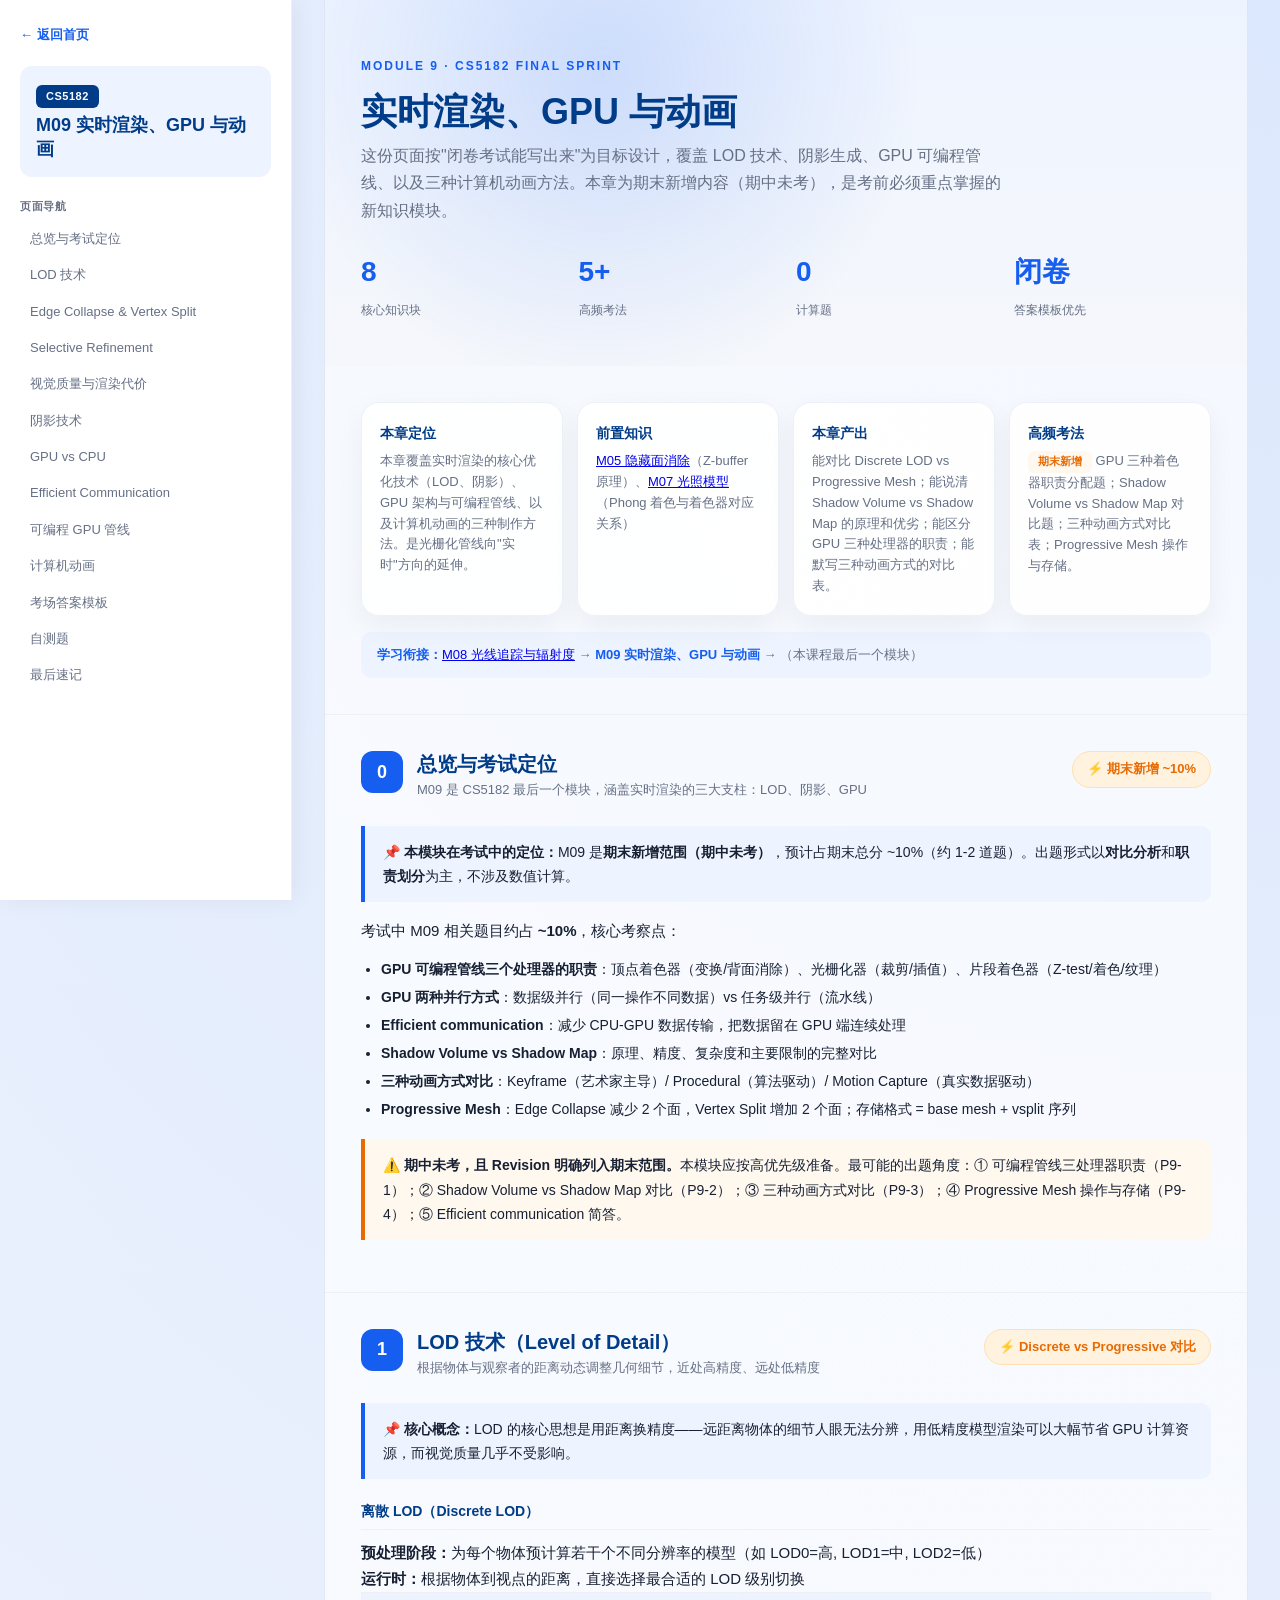
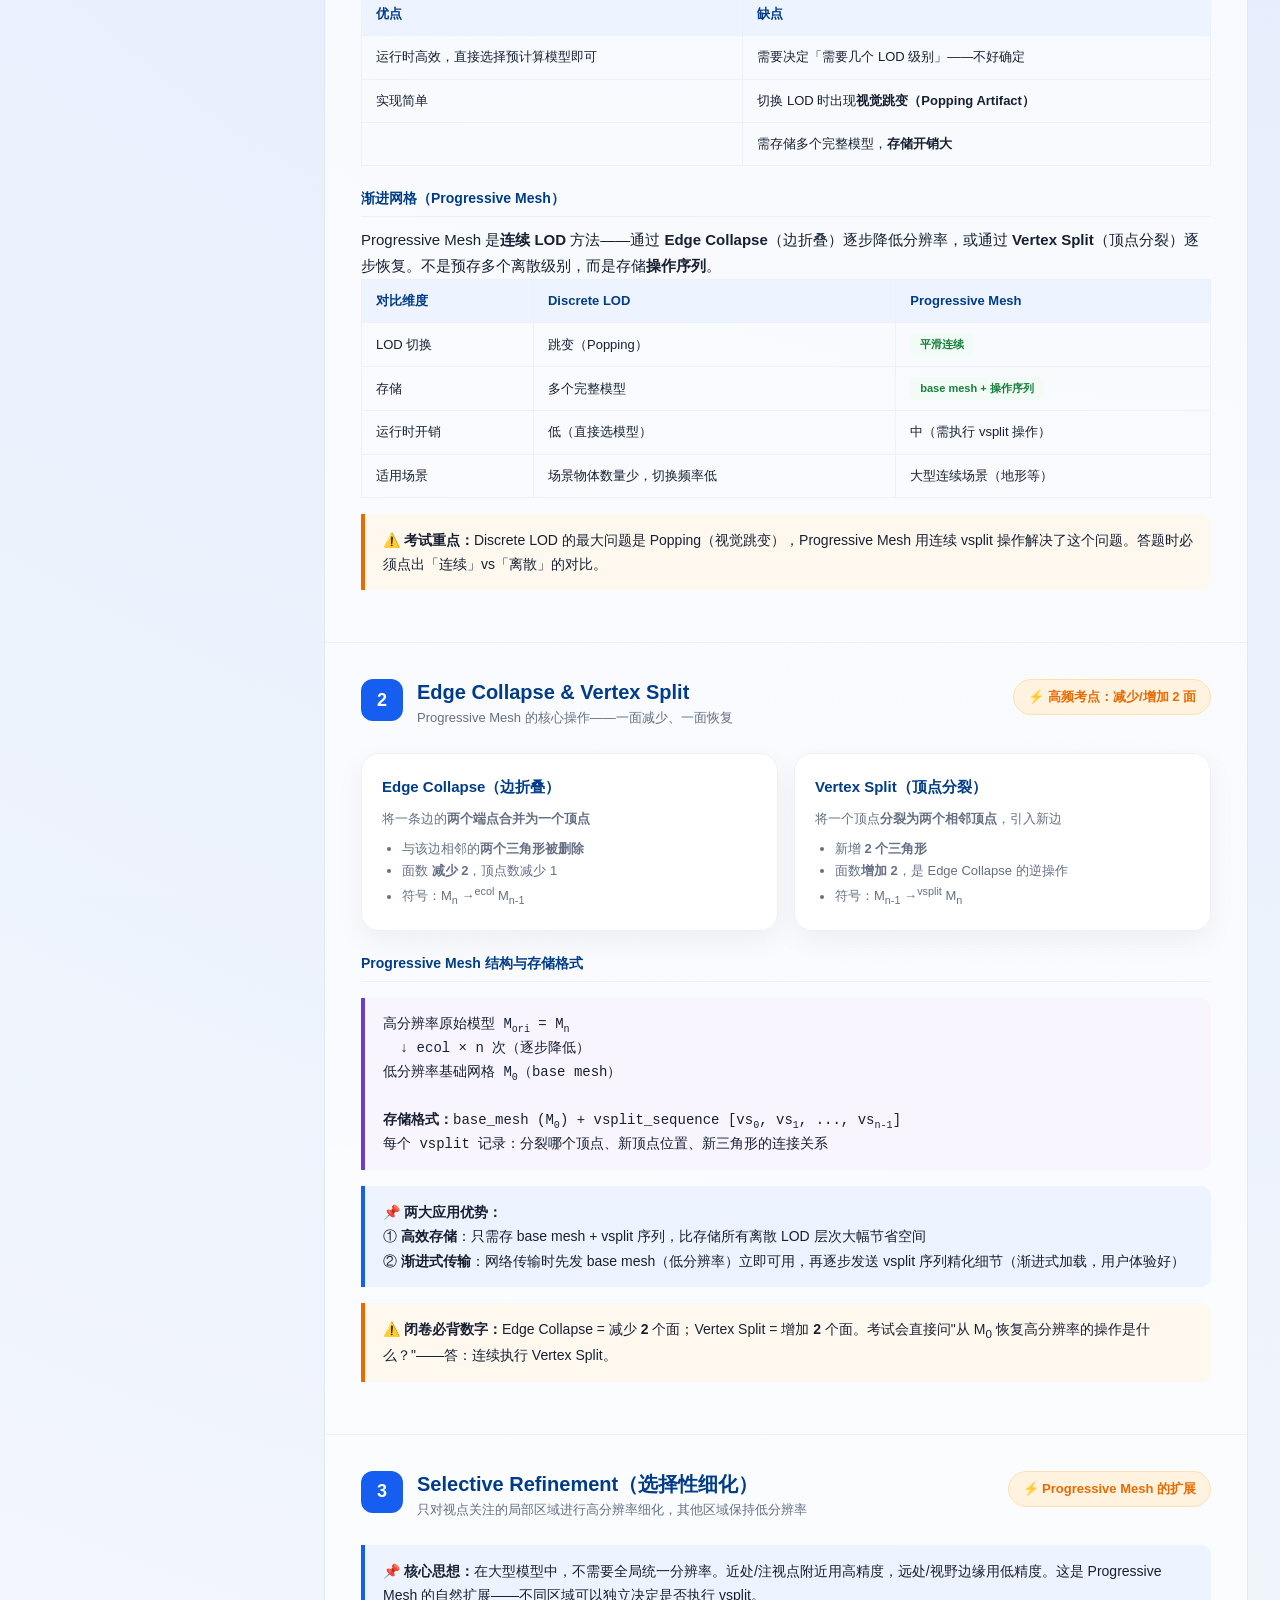
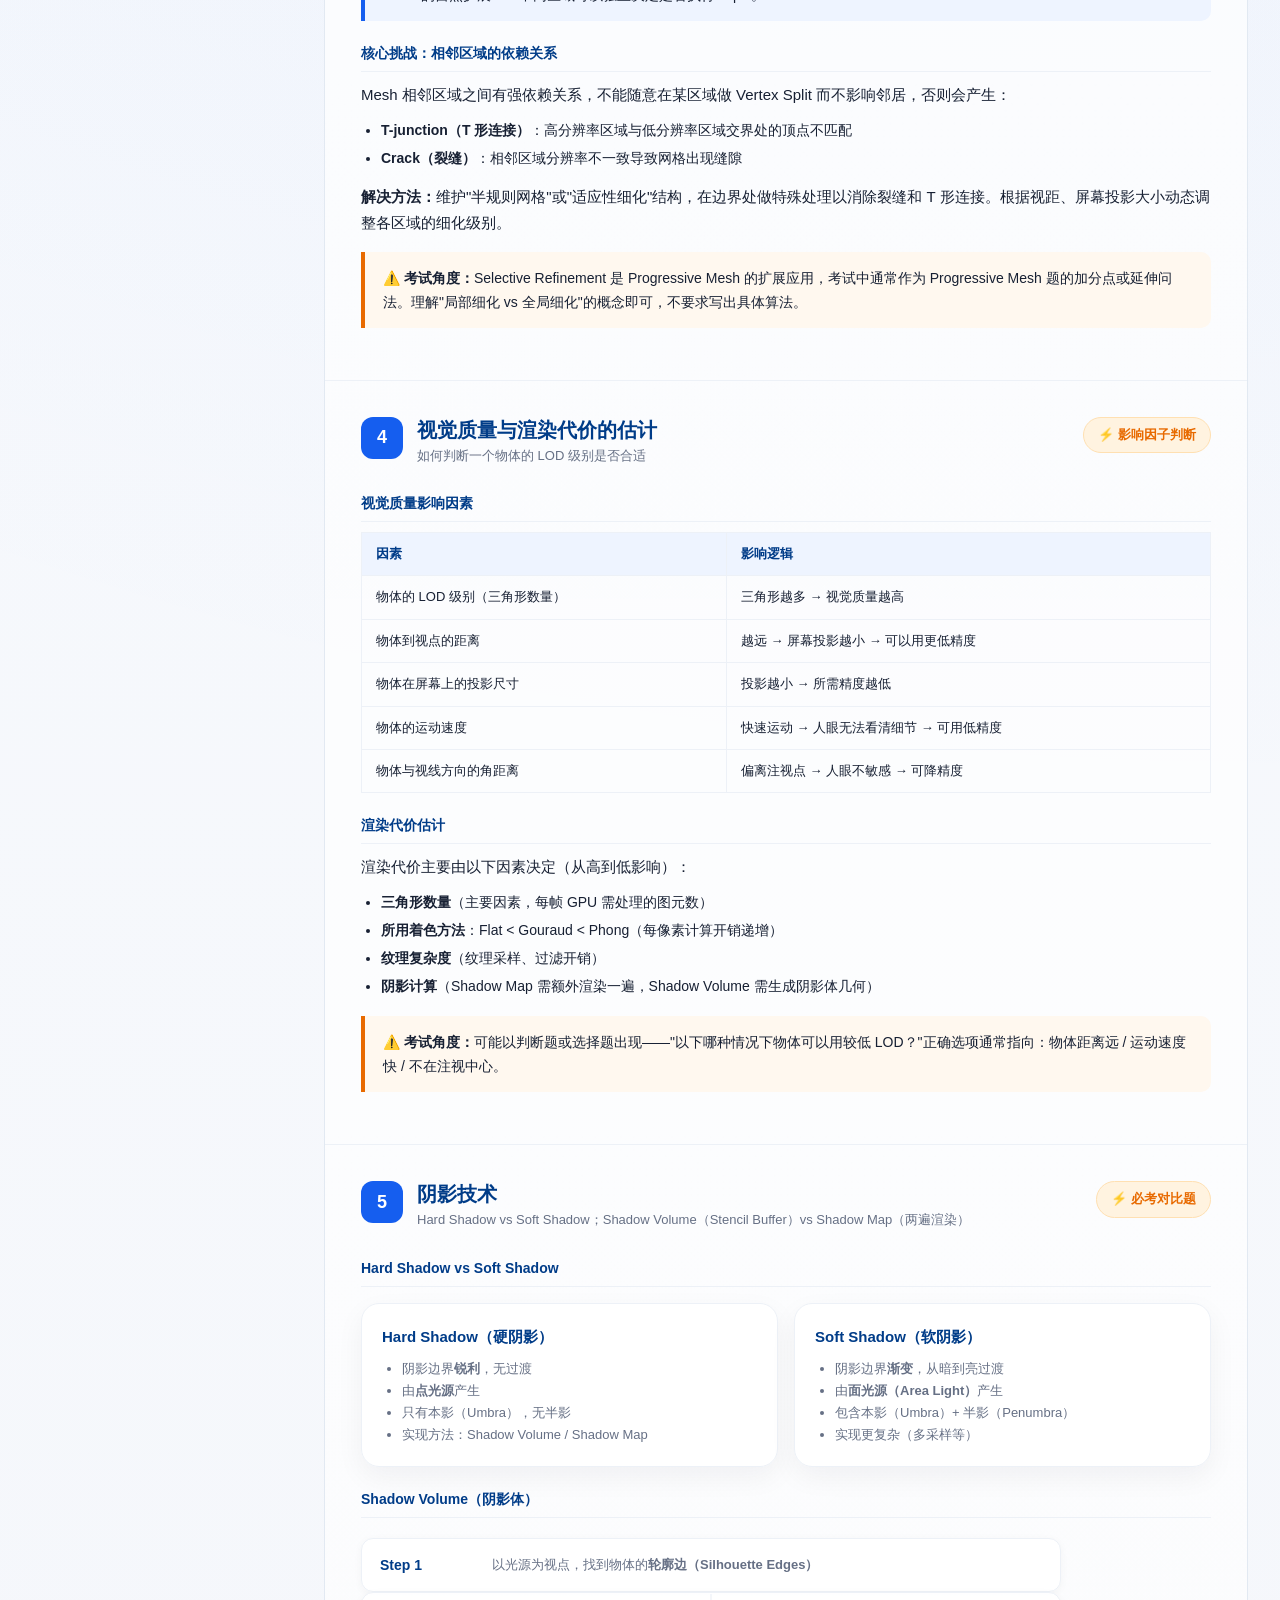
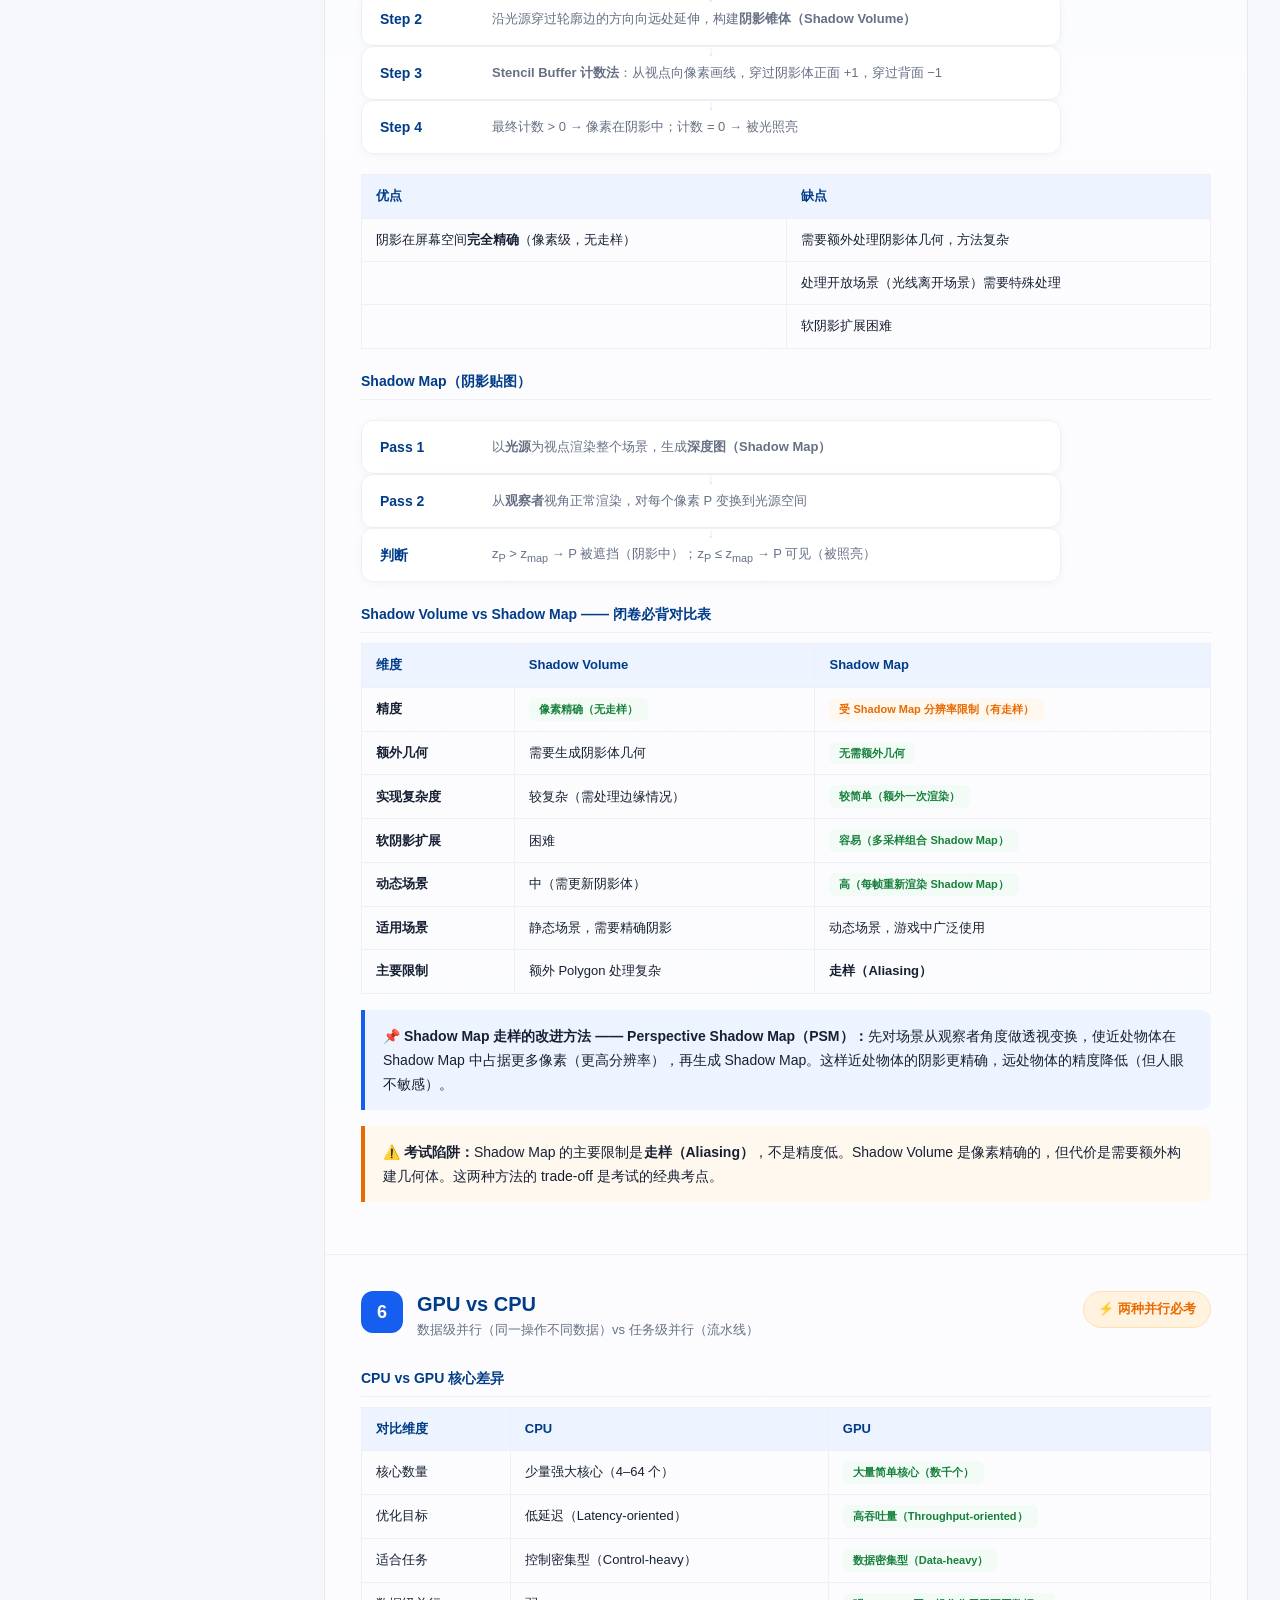
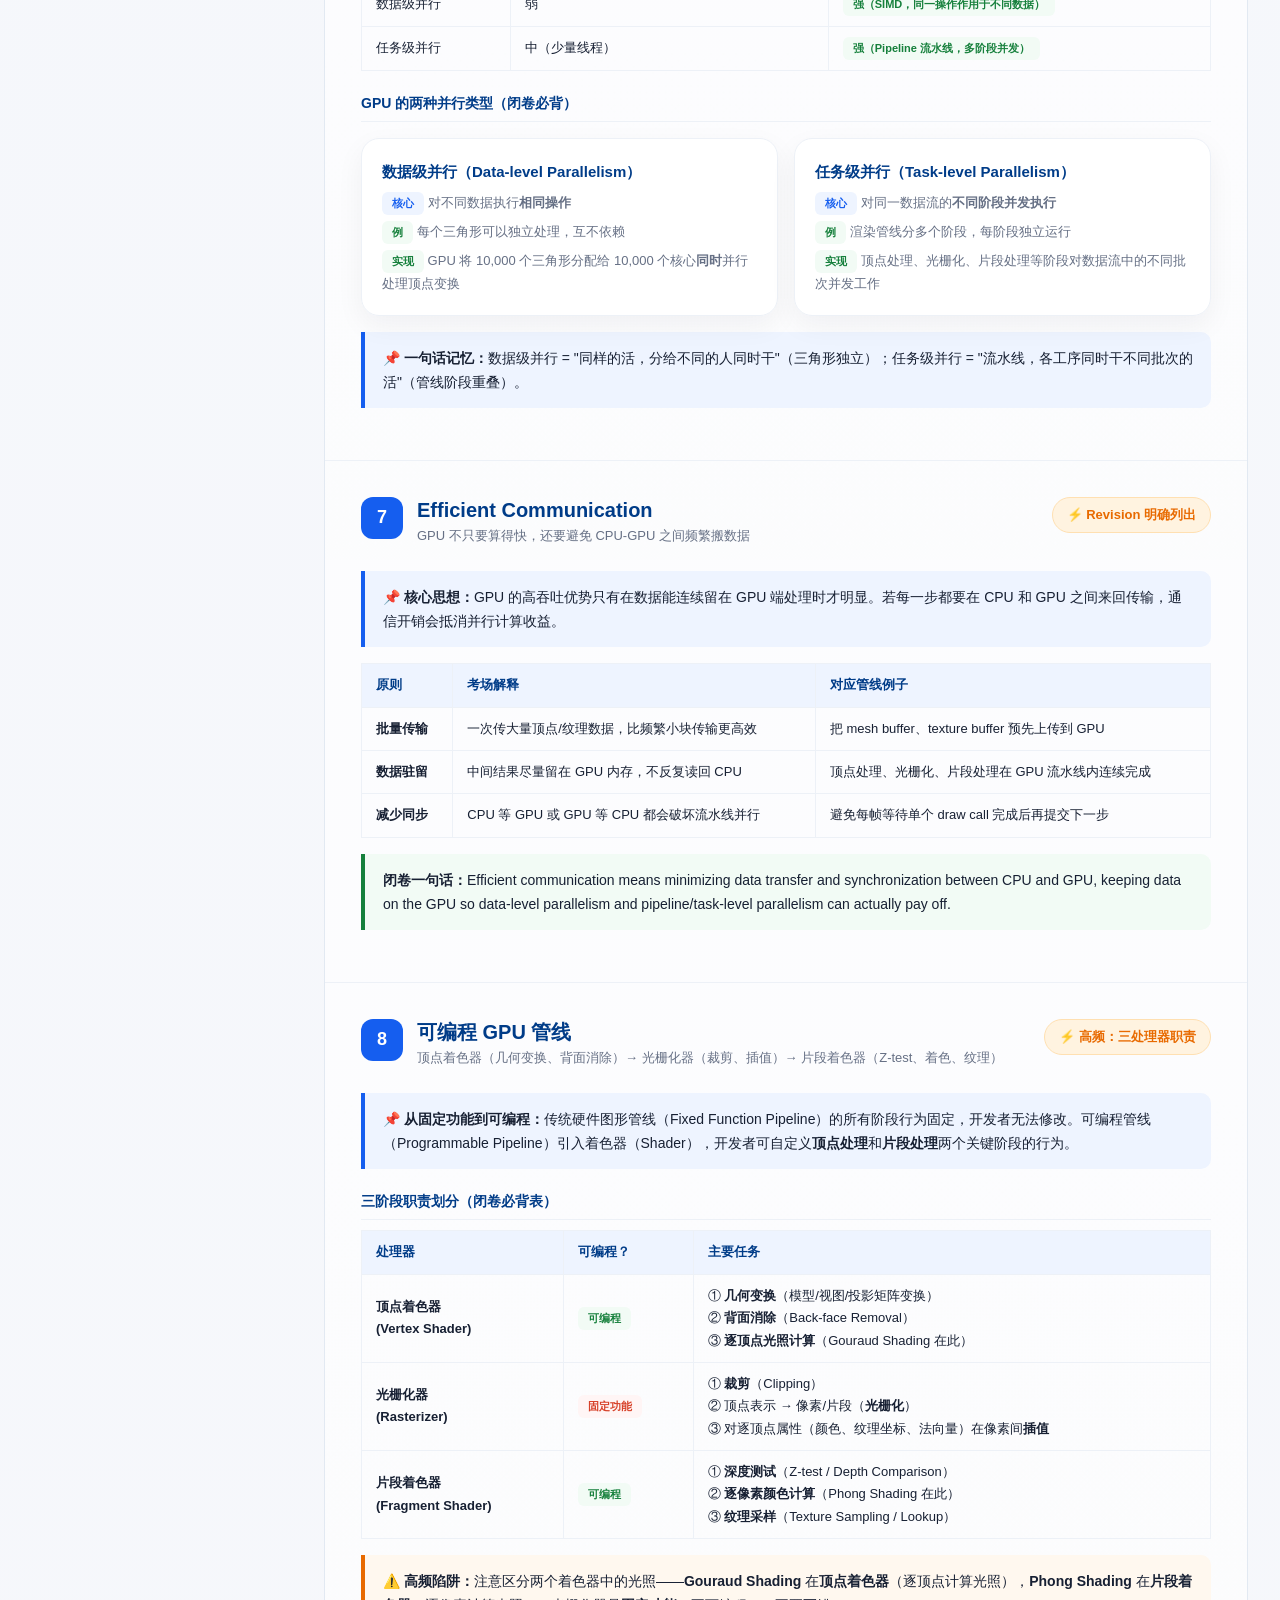
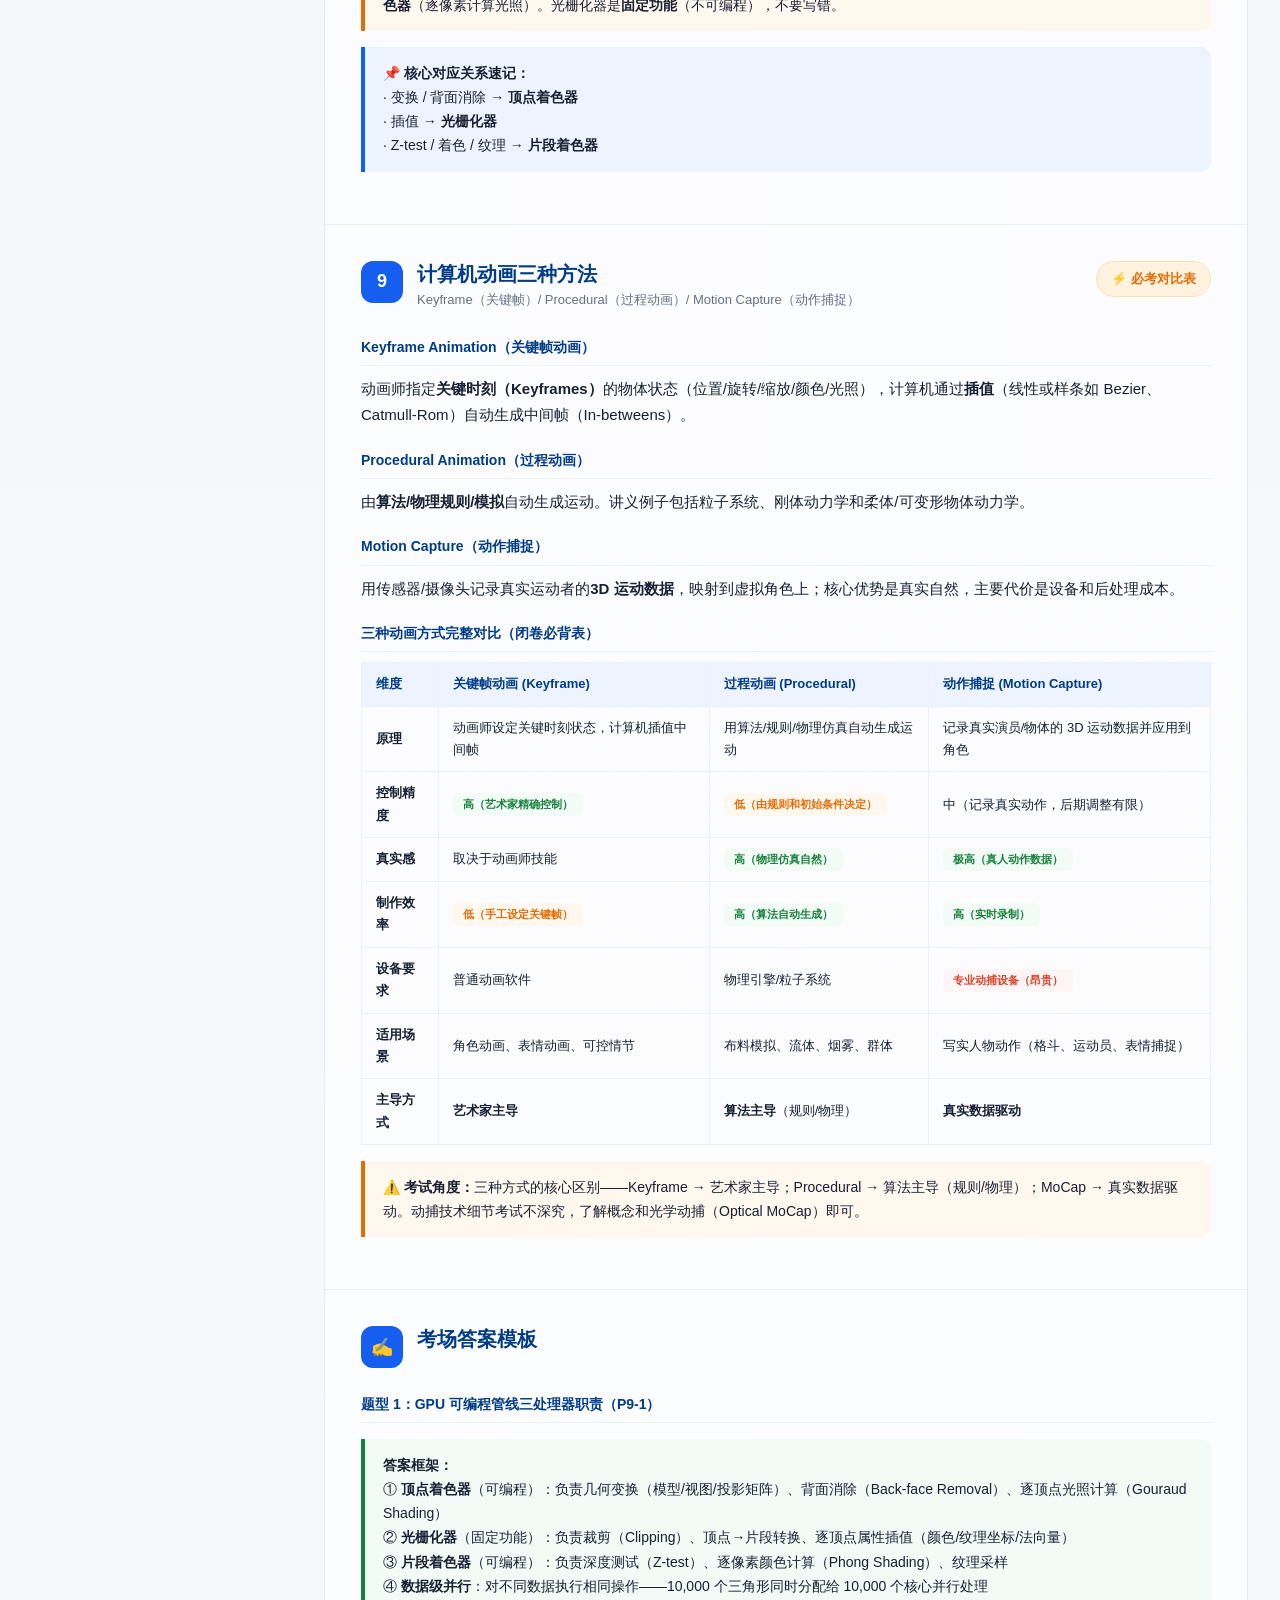
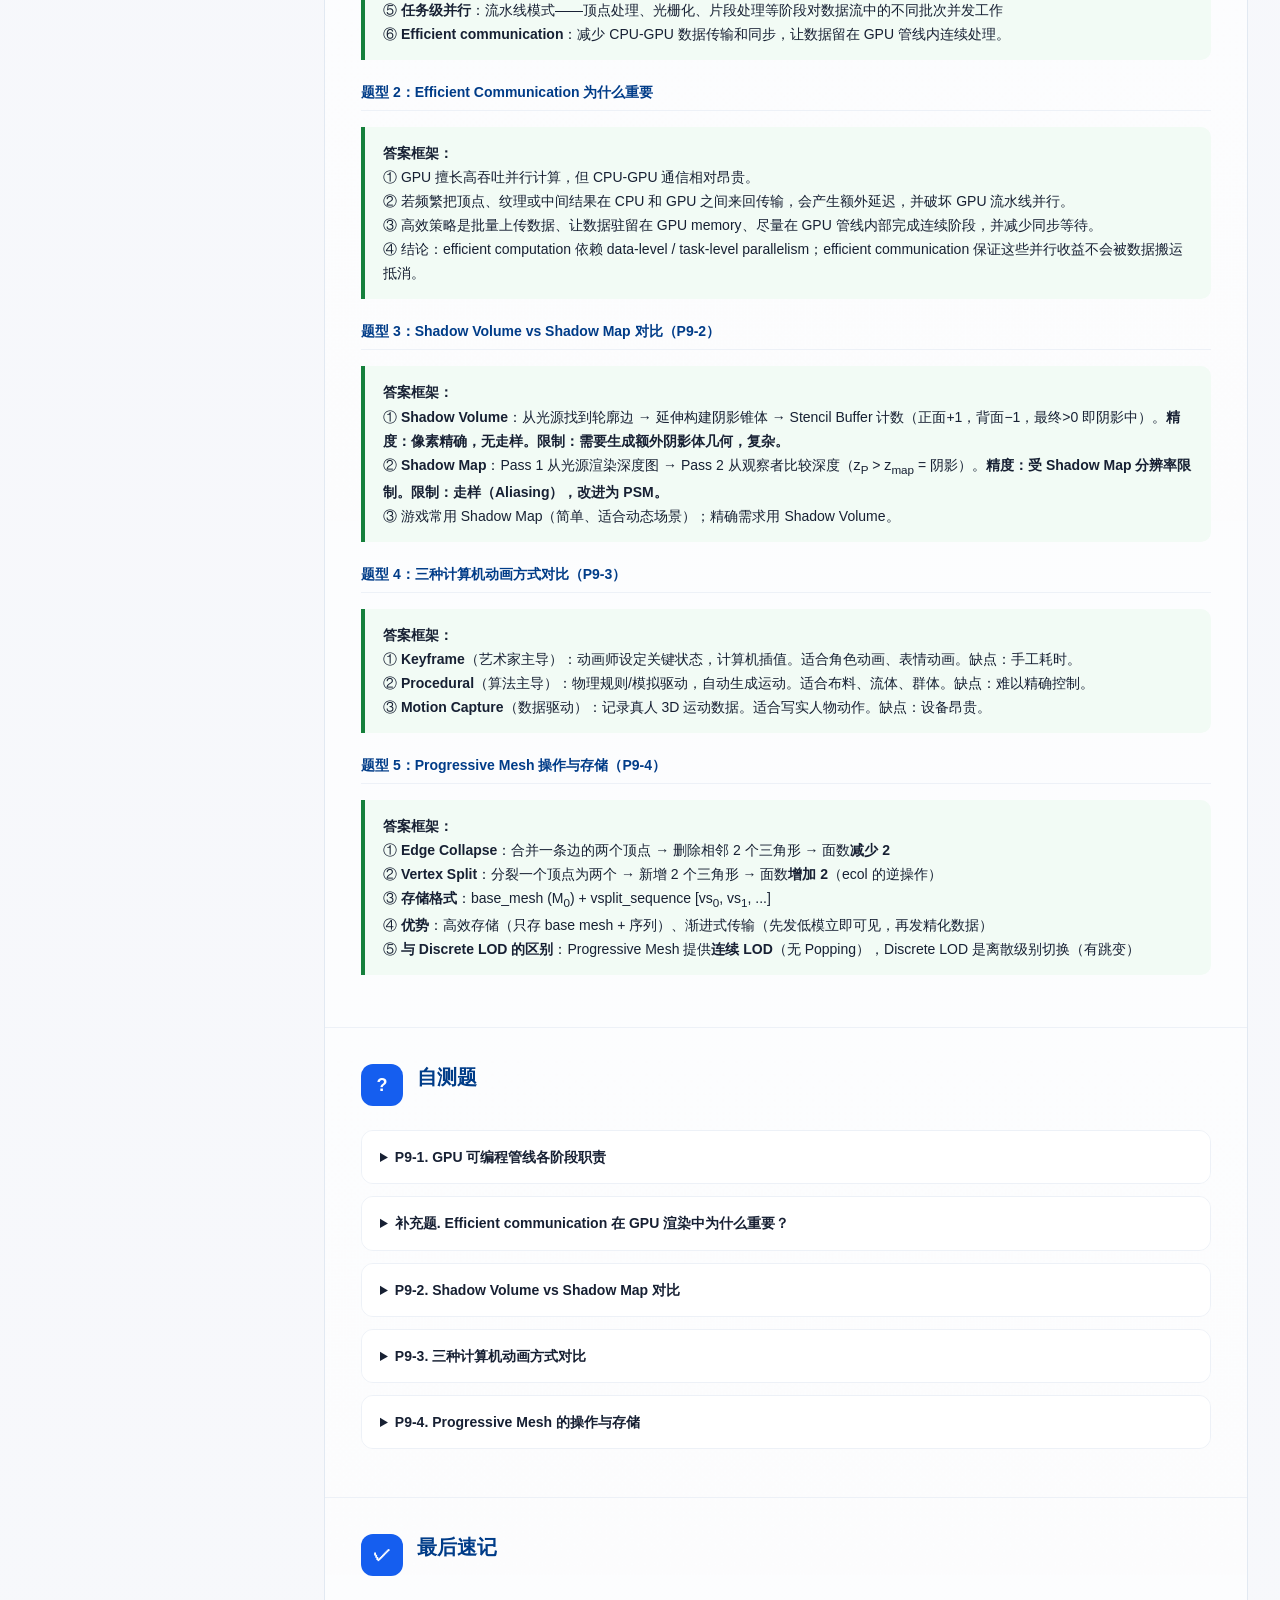
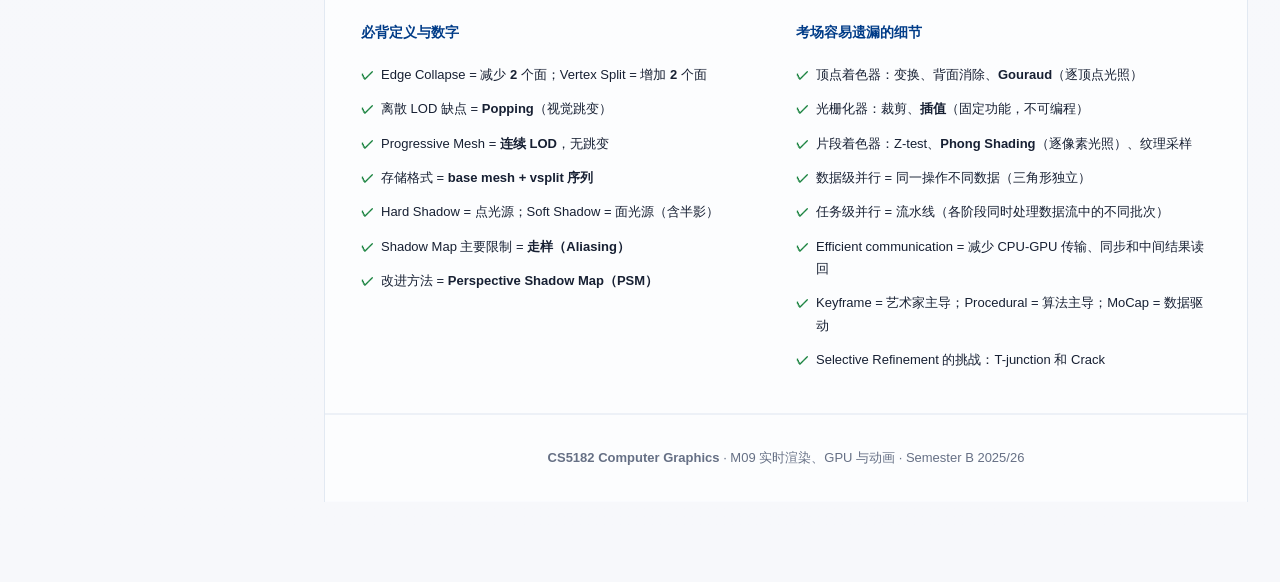
<file: CS5182_Module_9_Review.html>
<!DOCTYPE html>
<html lang="zh-CN">
<head>
<meta charset="UTF-8">
<meta name="viewport" content="width=device-width, initial-scale=1.0">
<title>CS5182 M09 · 实时渲染、GPU 与动画</title>
<link rel="stylesheet" href="assets/review.css">
<style>
:root {
  --bg: #f5f7fb; --paper: #ffffff; --ink: #172033; --muted: #667085;
  --soft: #eef4ff; --blue: #155EEF; --blue2: #003C88;
  --red: #D7422A; --green: #16803C; --orange: #E86A00; --purple: #6941C6;
  --border: #d9e2ef; --border2: #edf1f7;
  --shadow: 0 16px 40px rgba(16,24,40,.08); --radius: 18px; --sidebar: 292px;
}
*,*::before,*::after{box-sizing:border-box;margin:0;padding:0}
body{font-family:-apple-system,BlinkMacSystemFont,"SF Pro Text","PingFang SC","Noto Sans SC","Microsoft YaHei",Arial,sans-serif;font-size:15px;line-height:1.72;color:var(--ink);background:radial-gradient(circle at top right,rgba(21,94,239,.12),transparent 34%),linear-gradient(180deg,#f8fbff 0%,#f5f7fb 45%,#f7f8fb 100%);min-height:100vh}

/* pipeline */
.pipeline{display:flex;flex-direction:column;align-items:stretch;gap:0;margin:20px 0;max-width:700px}
.pipe{background:rgba(255,255,255,.93);border:1px solid var(--border2);border-radius:12px;padding:14px 18px;display:flex;align-items:center;gap:12px;box-shadow:0 2px 8px rgba(16,24,40,.04);position:relative}
.pipe b{font-size:14px;font-weight:800;color:var(--blue2);white-space:nowrap;min-width:100px}
.pipe span{font-size:13px;color:var(--muted)}
.pipe::after{content:"↓";position:absolute;left:50%;bottom:-18px;transform:translateX(-50%);font-size:14px;color:var(--border);font-weight:700;z-index:1}
.pipe:last-child::after{display:none}

/* grid */
.grid-2{display:grid;grid-template-columns:repeat(2,1fr);gap:16px;margin:16px 0}
.grid-3{display:grid;grid-template-columns:repeat(3,1fr);gap:14px;margin:16px 0}
.card{background:rgba(255,255,255,.93);border:1px solid var(--border2);border-radius:var(--radius);padding:20px;box-shadow:0 10px 28px rgba(16,24,40,.05)}
.card h3{font-size:15px;font-weight:800;color:var(--blue2);margin-bottom:8px}
.card p,.card li{font-size:13px;color:var(--muted);line-height:1.7}

/* tables */
table{width:100%;border-collapse:collapse;font-size:14px;margin:16px 0}
th,td{border:1px solid var(--border2);padding:10px 14px;text-align:left}
th{background:var(--soft);font-weight:700;color:var(--blue2);font-size:13px}
td{color:var(--ink);font-size:13px}

/* mini-title */
.mini-title{font-size:14px;font-weight:800;color:var(--blue2);margin:20px 0 10px;padding-bottom:6px;border-bottom:1px solid var(--border2)}

/* details */
details{margin:12px 0;border:1px solid var(--border2);border-radius:12px;overflow:hidden}
summary{padding:14px 18px;font-weight:700;font-size:14px;cursor:pointer;background:rgba(255,255,255,.93);color:var(--ink)}
summary:hover{background:var(--soft)}
.detail-body{padding:16px 18px;border-top:1px solid var(--border2);font-size:14px;background:rgba(255,255,255,.7)}

/* quick / final-recall */
.quick{display:grid;grid-template-columns:repeat(2,1fr);gap:20px}
.quick .mini-title{font-size:14px;font-weight:800;color:var(--blue2);margin-bottom:8px;border:none}
.checklist{list-style:none;padding:0}
.checklist li{padding:6px 0;font-size:13px;color:var(--ink);padding-left:20px;position:relative}
.checklist li::before{content:"✓";position:absolute;left:0;color:var(--green);font-weight:800}

/* footer */
.footer{text-align:center;padding:32px 24px;border-top:1px solid var(--border2);color:var(--muted);font-size:13px}

/* responsive overrides */
@media(max-width:980px){
  .grid-2,.grid-3,.quick{grid-template-columns:1fr}
}
</style>
</head>
<body>


<div class="shell">

<!-- sidebar -->
<aside class="sidebar">
  <a class="back-link" href="index.html">← 返回首页</a>
  <div class="mod-id">
    <span class="badge-cs">CS5182</span>
    <h2>M09 实时渲染、GPU 与动画</h2>
  </div>
  <nav class="nav-group">
    <span class="nav-label">页面导航</span>
    <a class="nav-link" href="#roadmap">总览与考试定位</a>
    <a class="nav-link" href="#lod">LOD 技术</a>
    <a class="nav-link" href="#ecol-vsplit">Edge Collapse & Vertex Split</a>
    <a class="nav-link" href="#selective-refinement">Selective Refinement</a>
    <a class="nav-link" href="#quality-cost">视觉质量与渲染代价</a>
    <a class="nav-link" href="#shadows">阴影技术</a>
    <a class="nav-link" href="#gpu-cpu">GPU vs CPU</a>
    <a class="nav-link" href="#gpu-communication">Efficient Communication</a>
    <a class="nav-link" href="#programmable-pipeline">可编程 GPU 管线</a>
    <a class="nav-link" href="#animation">计算机动画</a>
    <a class="nav-link" href="#templates">考场答案模板</a>
    <a class="nav-link" href="#quiz">自测题</a>
    <a class="nav-link" href="#final-recall">最后速记</a>
  </nav>
</aside>

<!-- main content -->
<main class="main">
<div class="content">

<!-- hero -->
<header class="hero">
  <div class="kicker">MODULE 9 · CS5182 Final Sprint</div>
  <h2>实时渲染、GPU 与动画</h2>
  <p class="hero-sub">这份页面按"闭卷考试能写出来"为目标设计，覆盖 LOD 技术、阴影生成、GPU 可编程管线、以及三种计算机动画方法。本章为期末新增内容（期中未考），是考前必须重点掌握的新知识模块。</p>
  <div class="hero-grid">
    <div class="hero-stat"><b>8</b><span>核心知识块</span></div>
    <div class="hero-stat"><b>5+</b><span>高频考法</span></div>
    <div class="hero-stat"><b>0</b><span>计算题</span></div>
    <div class="hero-stat"><b>闭卷</b><span>答案模板优先</span></div>
  </div>
</header>

<!-- module-entry -->
<section class="section module-entry">
  <div class="entry-grid">
    <article class="concept-card">
      <h3>本章定位</h3>
      <p>本章覆盖实时渲染的核心优化技术（LOD、阴影）、GPU 架构与可编程管线、以及计算机动画的三种制作方法。是光栅化管线向"实时"方向的延伸。</p>
    </article>
    <article class="concept-card">
      <h3>前置知识</h3>
      <p><a href="CS5182_Module_5_Review.html">M05 隐藏面消除</a>（Z-buffer 原理）、<a href="CS5182_Module_7_Review.html">M07 光照模型</a>（Phong 着色与着色器对应关系）</p>
    </article>
    <article class="concept-card">
      <h3>本章产出</h3>
      <p>能对比 Discrete LOD vs Progressive Mesh；能说清 Shadow Volume vs Shadow Map 的原理和优劣；能区分 GPU 三种处理器的职责；能默写三种动画方式的对比表。</p>
    </article>
    <article class="concept-card">
      <h3>高频考法</h3>
      <p><span class="label orange">期末新增</span> GPU 三种着色器职责分配题；Shadow Volume vs Shadow Map 对比题；三种动画方式对比表；Progressive Mesh 操作与存储。</p>
    </article>
  </div>
  <div class="bridge-note">
    <strong>学习衔接：</strong><a href="CS5182_Module_8_Review.html">M08 光线追踪与辐射度</a> → <strong>M09 实时渲染、GPU 与动画</strong> → （本课程最后一个模块）
  </div>
</section>

<!-- #roadmap -->
<section class="section" id="roadmap">
  <div class="section-head">
    <div class="section-title">
      <div class="badge-num">0</div>
      <div>
        <h2>总览与考试定位</h2>
        <p class="lead">M09 是 CS5182 最后一个模块，涵盖实时渲染的三大支柱：LOD、阴影、GPU</p>
      </div>
    </div>
    <span class="exam-chip">⚡ 期末新增 ~10%</span>
  </div>

  <div class="note">
    📌 <strong>本模块在考试中的定位：</strong>M09 是<strong>期末新增范围（期中未考）</strong>，预计占期末总分 ~10%（约 1-2 道题）。出题形式以<strong>对比分析</strong>和<strong>职责划分</strong>为主，不涉及数值计算。
  </div>

  <p>考试中 M09 相关题目约占 <strong>~10%</strong>，核心考察点：</p>
  <ul style="margin:12px 0 0 20px;font-size:14px;color:var(--ink);line-height:2">
    <li><strong>GPU 可编程管线三个处理器的职责</strong>：顶点着色器（变换/背面消除）、光栅化器（裁剪/插值）、片段着色器（Z-test/着色/纹理）</li>
    <li><strong>GPU 两种并行方式</strong>：数据级并行（同一操作不同数据）vs 任务级并行（流水线）</li>
    <li><strong>Efficient communication</strong>：减少 CPU-GPU 数据传输，把数据留在 GPU 端连续处理</li>
    <li><strong>Shadow Volume vs Shadow Map</strong>：原理、精度、复杂度和主要限制的完整对比</li>
    <li><strong>三种动画方式对比</strong>：Keyframe（艺术家主导）/ Procedural（算法驱动）/ Motion Capture（真实数据驱动）</li>
    <li><strong>Progressive Mesh</strong>：Edge Collapse 减少 2 个面，Vertex Split 增加 2 个面；存储格式 = base mesh + vsplit 序列</li>
  </ul>

  <div class="warn">
    ⚠️ <strong>期中未考，且 Revision 明确列入期末范围。</strong>本模块应按高优先级准备。最可能的出题角度：① 可编程管线三处理器职责（P9-1）；② Shadow Volume vs Shadow Map 对比（P9-2）；③ 三种动画方式对比（P9-3）；④ Progressive Mesh 操作与存储（P9-4）；⑤ Efficient communication 简答。
  </div>
</section>

<!-- #lod -->
<section class="section" id="lod">
  <div class="section-head">
    <div class="section-title">
      <div class="badge-num">1</div>
      <div>
        <h2>LOD 技术（Level of Detail）</h2>
        <p class="lead">根据物体与观察者的距离动态调整几何细节，近处高精度、远处低精度</p>
      </div>
    </div>
    <span class="exam-chip">⚡ Discrete vs Progressive 对比</span>
  </div>

  <div class="note">
    📌 <strong>核心概念：</strong>LOD 的核心思想是用距离换精度——远距离物体的细节人眼无法分辨，用低精度模型渲染可以大幅节省 GPU 计算资源，而视觉质量几乎不受影响。
  </div>

  <p class="mini-title">离散 LOD（Discrete LOD）</p>

  <p><strong>预处理阶段：</strong>为每个物体预计算若干个不同分辨率的模型（如 LOD0=高, LOD1=中, LOD2=低）</p>
  <p><strong>运行时：</strong>根据物体到视点的距离，直接选择最合适的 LOD 级别切换</p>

  <table>
    <thead><tr><th>优点</th><th>缺点</th></tr></thead>
    <tbody>
      <tr><td>运行时高效，直接选择预计算模型即可</td><td>需要决定「需要几个 LOD 级别」——不好确定</td></tr>
      <tr><td>实现简单</td><td>切换 LOD 时出现<strong>视觉跳变（Popping Artifact）</strong></td></tr>
      <tr><td></td><td>需存储多个完整模型，<strong>存储开销大</strong></td></tr>
    </tbody>
  </table>

  <p class="mini-title">渐进网格（Progressive Mesh）</p>

  <p>Progressive Mesh 是<strong>连续 LOD</strong> 方法——通过 <strong>Edge Collapse</strong>（边折叠）逐步降低分辨率，或通过 <strong>Vertex Split</strong>（顶点分裂）逐步恢复。不是预存多个离散级别，而是存储<strong>操作序列</strong>。</p>

  <table>
    <thead><tr><th>对比维度</th><th>Discrete LOD</th><th>Progressive Mesh</th></tr></thead>
    <tbody>
      <tr><td>LOD 切换</td><td>跳变（Popping）</td><td><span class="label green">平滑连续</span></td></tr>
      <tr><td>存储</td><td>多个完整模型</td><td><span class="label green">base mesh + 操作序列</span></td></tr>
      <tr><td>运行时开销</td><td>低（直接选模型）</td><td>中（需执行 vsplit 操作）</td></tr>
      <tr><td>适用场景</td><td>场景物体数量少，切换频率低</td><td>大型连续场景（地形等）</td></tr>
    </tbody>
  </table>

  <div class="warn">
    ⚠️ <strong>考试重点：</strong>Discrete LOD 的最大问题是 Popping（视觉跳变），Progressive Mesh 用连续 vsplit 操作解决了这个问题。答题时必须点出「连续」vs「离散」的对比。
  </div>
</section>

<!-- #ecol-vsplit -->
<section class="section" id="ecol-vsplit">
  <div class="section-head">
    <div class="section-title">
      <div class="badge-num">2</div>
      <div>
        <h2>Edge Collapse & Vertex Split</h2>
        <p class="lead">Progressive Mesh 的核心操作——一面减少、一面恢复</p>
      </div>
    </div>
    <span class="exam-chip">⚡ 高频考点：减少/增加 2 面</span>
  </div>

  <div class="grid-2">
    <div class="card">
      <h3>Edge Collapse（边折叠）</h3>
      <p>将一条边的<strong>两个端点合并为一个顶点</strong></p>
      <ul style="margin-top:8px;padding-left:20px;font-size:13px;color:var(--muted);line-height:2">
        <li>与该边相邻的<strong>两个三角形被删除</strong></li>
        <li>面数 <strong>减少 2</strong>，顶点数减少 1</li>
        <li>符号：M<sub>n</sub> →<sup>ecol</sup> M<sub>n-1</sub></li>
      </ul>
    </div>
    <div class="card">
      <h3>Vertex Split（顶点分裂）</h3>
      <p>将一个顶点<strong>分裂为两个相邻顶点</strong>，引入新边</p>
      <ul style="margin-top:8px;padding-left:20px;font-size:13px;color:var(--muted);line-height:2">
        <li>新增<strong> 2 个三角形</strong></li>
        <li>面数<strong>增加 2</strong>，是 Edge Collapse 的逆操作</li>
        <li>符号：M<sub>n-1</sub> →<sup>vsplit</sup> M<sub>n</sub></li>
      </ul>
    </div>
  </div>

  <p class="mini-title">Progressive Mesh 结构与存储格式</p>

  <div class="formula">
    高分辨率原始模型 M<sub>ori</sub> = M<sub>n</sub><br>
    &nbsp;&nbsp;↓ ecol × n 次（逐步降低）<br>
    低分辨率基础网格 M<sub>0</sub>（base mesh）<br>
    <br>
    <strong>存储格式：</strong>base_mesh (M<sub>0</sub>) + vsplit_sequence [vs<sub>0</sub>, vs<sub>1</sub>, ..., vs<sub>n-1</sub>]<br>
    每个 vsplit 记录：分裂哪个顶点、新顶点位置、新三角形的连接关系
  </div>

  <div class="note">
    📌 <strong>两大应用优势：</strong><br>
    ① <strong>高效存储</strong>：只需存 base mesh + vsplit 序列，比存储所有离散 LOD 层次大幅节省空间<br>
    ② <strong>渐进式传输</strong>：网络传输时先发 base mesh（低分辨率）立即可用，再逐步发送 vsplit 序列精化细节（渐进式加载，用户体验好）
  </div>

  <div class="warn">
    ⚠️ <strong>闭卷必背数字：</strong>Edge Collapse = 减少 <strong>2</strong> 个面；Vertex Split = 增加 <strong>2</strong> 个面。考试会直接问"从 M<sub>0</sub> 恢复高分辨率的操作是什么？"——答：连续执行 Vertex Split。
  </div>
</section>

<!-- #selective-refinement -->
<section class="section" id="selective-refinement">
  <div class="section-head">
    <div class="section-title">
      <div class="badge-num">3</div>
      <div>
        <h2>Selective Refinement（选择性细化）</h2>
        <p class="lead">只对视点关注的局部区域进行高分辨率细化，其他区域保持低分辨率</p>
      </div>
    </div>
    <span class="exam-chip">⚡ Progressive Mesh 的扩展</span>
  </div>

  <div class="note">
    📌 <strong>核心思想：</strong>在大型模型中，不需要全局统一分辨率。近处/注视点附近用高精度，远处/视野边缘用低精度。这是 Progressive Mesh 的自然扩展——不同区域可以独立决定是否执行 vsplit。
  </div>

  <p class="mini-title">核心挑战：相邻区域的依赖关系</p>

  <p>Mesh 相邻区域之间有强依赖关系，不能随意在某区域做 Vertex Split 而不影响邻居，否则会产生：</p>
  <ul style="margin:8px 0 0 20px;font-size:14px;color:var(--ink);line-height:2">
    <li><strong>T-junction（T 形连接）</strong>：高分辨率区域与低分辨率区域交界处的顶点不匹配</li>
    <li><strong>Crack（裂缝）</strong>：相邻区域分辨率不一致导致网格出现缝隙</li>
  </ul>

  <p style="margin-top:12px;"><strong>解决方法：</strong>维护"半规则网格"或"适应性细化"结构，在边界处做特殊处理以消除裂缝和 T 形连接。根据视距、屏幕投影大小动态调整各区域的细化级别。</p>

  <div class="warn">
    ⚠️ <strong>考试角度：</strong>Selective Refinement 是 Progressive Mesh 的扩展应用，考试中通常作为 Progressive Mesh 题的加分点或延伸问法。理解"局部细化 vs 全局细化"的概念即可，不要求写出具体算法。
  </div>
</section>

<!-- #quality-cost -->
<section class="section" id="quality-cost">
  <div class="section-head">
    <div class="section-title">
      <div class="badge-num">4</div>
      <div>
        <h2>视觉质量与渲染代价的估计</h2>
        <p class="lead">如何判断一个物体的 LOD 级别是否合适</p>
      </div>
    </div>
    <span class="exam-chip">⚡ 影响因子判断</span>
  </div>

  <p class="mini-title">视觉质量影响因素</p>

  <table>
    <thead><tr><th>因素</th><th>影响逻辑</th></tr></thead>
    <tbody>
      <tr><td>物体的 LOD 级别（三角形数量）</td><td>三角形越多 → 视觉质量越高</td></tr>
      <tr><td>物体到视点的距离</td><td>越远 → 屏幕投影越小 → 可以用更低精度</td></tr>
      <tr><td>物体在屏幕上的投影尺寸</td><td>投影越小 → 所需精度越低</td></tr>
      <tr><td>物体的运动速度</td><td>快速运动 → 人眼无法看清细节 → 可用低精度</td></tr>
      <tr><td>物体与视线方向的角距离</td><td>偏离注视点 → 人眼不敏感 → 可降精度</td></tr>
    </tbody>
  </table>

  <p class="mini-title">渲染代价估计</p>

  <p>渲染代价主要由以下因素决定（从高到低影响）：</p>
  <ul style="margin:8px 0 0 20px;font-size:14px;color:var(--ink);line-height:2">
    <li><strong>三角形数量</strong>（主要因素，每帧 GPU 需处理的图元数）</li>
    <li><strong>所用着色方法</strong>：Flat < Gouraud < Phong（每像素计算开销递增）</li>
    <li><strong>纹理复杂度</strong>（纹理采样、过滤开销）</li>
    <li><strong>阴影计算</strong>（Shadow Map 需额外渲染一遍，Shadow Volume 需生成阴影体几何）</li>
  </ul>

  <div class="warn">
    ⚠️ <strong>考试角度：</strong>可能以判断题或选择题出现——"以下哪种情况下物体可以用较低 LOD？"正确选项通常指向：物体距离远 / 运动速度快 / 不在注视中心。
  </div>
</section>

<!-- #shadows -->
<section class="section" id="shadows">
  <div class="section-head">
    <div class="section-title">
      <div class="badge-num">5</div>
      <div>
        <h2>阴影技术</h2>
        <p class="lead">Hard Shadow vs Soft Shadow；Shadow Volume（Stencil Buffer）vs Shadow Map（两遍渲染）</p>
      </div>
    </div>
    <span class="exam-chip">⚡ 必考对比题</span>
  </div>

  <p class="mini-title">Hard Shadow vs Soft Shadow</p>

  <div class="grid-2">
    <div class="card">
      <h3>Hard Shadow（硬阴影）</h3>
      <ul style="margin-top:8px;padding-left:20px;font-size:13px;color:var(--muted);line-height:2">
        <li>阴影边界<strong>锐利</strong>，无过渡</li>
        <li>由<strong>点光源</strong>产生</li>
        <li>只有本影（Umbra），无半影</li>
        <li>实现方法：Shadow Volume / Shadow Map</li>
      </ul>
    </div>
    <div class="card">
      <h3>Soft Shadow（软阴影）</h3>
      <ul style="margin-top:8px;padding-left:20px;font-size:13px;color:var(--muted);line-height:2">
        <li>阴影边界<strong>渐变</strong>，从暗到亮过渡</li>
        <li>由<strong>面光源（Area Light）</strong>产生</li>
        <li>包含本影（Umbra）+ 半影（Penumbra）</li>
        <li>实现更复杂（多采样等）</li>
      </ul>
    </div>
  </div>

  <p class="mini-title">Shadow Volume（阴影体）</p>

  <div class="pipeline">
    <div class="pipe"><b>Step 1</b><span>以光源为视点，找到物体的<strong>轮廓边（Silhouette Edges）</strong></span></div>
    <div class="pipe"><b>Step 2</b><span>沿光源穿过轮廓边的方向向远处延伸，构建<strong>阴影锥体（Shadow Volume）</strong></span></div>
    <div class="pipe"><b>Step 3</b><span><strong>Stencil Buffer 计数法</strong>：从视点向像素画线，穿过阴影体正面 +1，穿过背面 −1</span></div>
    <div class="pipe"><b>Step 4</b><span>最终计数 > 0 → 像素在阴影中；计数 = 0 → 被光照亮</span></div>
  </div>

  <table>
    <thead><tr><th>优点</th><th>缺点</th></tr></thead>
    <tbody>
      <tr><td>阴影在屏幕空间<strong>完全精确</strong>（像素级，无走样）</td><td>需要额外处理阴影体几何，方法复杂</td></tr>
      <tr><td></td><td>处理开放场景（光线离开场景）需要特殊处理</td></tr>
      <tr><td></td><td>软阴影扩展困难</td></tr>
    </tbody>
  </table>

  <p class="mini-title">Shadow Map（阴影贴图）</p>

  <div class="pipeline">
    <div class="pipe"><b>Pass 1</b><span>以<strong>光源</strong>为视点渲染整个场景，生成<strong>深度图（Shadow Map）</strong></span></div>
    <div class="pipe"><b>Pass 2</b><span>从<strong>观察者</strong>视角正常渲染，对每个像素 P 变换到光源空间</span></div>
    <div class="pipe"><b>判断</b><span>z<sub>P</sub> > z<sub>map</sub> → P 被遮挡（阴影中）；z<sub>P</sub> ≤ z<sub>map</sub> → P 可见（被照亮）</span></div>
  </div>

  <p class="mini-title">Shadow Volume vs Shadow Map —— 闭卷必背对比表</p>

  <table>
    <thead><tr><th>维度</th><th>Shadow Volume</th><th>Shadow Map</th></tr></thead>
    <tbody>
      <tr><td><strong>精度</strong></td><td><span class="label green">像素精确（无走样）</span></td><td><span class="label orange">受 Shadow Map 分辨率限制（有走样）</span></td></tr>
      <tr><td><strong>额外几何</strong></td><td>需要生成阴影体几何</td><td><span class="label green">无需额外几何</span></td></tr>
      <tr><td><strong>实现复杂度</strong></td><td>较复杂（需处理边缘情况）</td><td><span class="label green">较简单（额外一次渲染）</span></td></tr>
      <tr><td><strong>软阴影扩展</strong></td><td>困难</td><td><span class="label green">容易（多采样组合 Shadow Map）</span></td></tr>
      <tr><td><strong>动态场景</strong></td><td>中（需更新阴影体）</td><td><span class="label green">高（每帧重新渲染 Shadow Map）</span></td></tr>
      <tr><td><strong>适用场景</strong></td><td>静态场景，需要精确阴影</td><td>动态场景，游戏中广泛使用</td></tr>
      <tr><td><strong>主要限制</strong></td><td>额外 Polygon 处理复杂</td><td><strong>走样（Aliasing）</strong></td></tr>
    </tbody>
  </table>

  <div class="note">
    📌 <strong>Shadow Map 走样的改进方法 —— Perspective Shadow Map（PSM）：</strong>先对场景从观察者角度做透视变换，使近处物体在 Shadow Map 中占据更多像素（更高分辨率），再生成 Shadow Map。这样近处物体的阴影更精确，远处物体的精度降低（但人眼不敏感）。
  </div>

  <div class="warn">
    ⚠️ <strong>考试陷阱：</strong>Shadow Map 的主要限制是<strong>走样（Aliasing）</strong>，不是精度低。Shadow Volume 是像素精确的，但代价是需要额外构建几何体。这两种方法的 trade-off 是考试的经典考点。
  </div>
</section>

<!-- #gpu-cpu -->
<section class="section" id="gpu-cpu">
  <div class="section-head">
    <div class="section-title">
      <div class="badge-num">6</div>
      <div>
        <h2>GPU vs CPU</h2>
        <p class="lead">数据级并行（同一操作不同数据）vs 任务级并行（流水线）</p>
      </div>
    </div>
    <span class="exam-chip">⚡ 两种并行必考</span>
  </div>

  <p class="mini-title">CPU vs GPU 核心差异</p>

  <table>
    <thead><tr><th>对比维度</th><th>CPU</th><th>GPU</th></tr></thead>
    <tbody>
      <tr><td>核心数量</td><td>少量强大核心（4–64 个）</td><td><span class="label green">大量简单核心（数千个）</span></td></tr>
      <tr><td>优化目标</td><td>低延迟（Latency-oriented）</td><td><span class="label green">高吞吐量（Throughput-oriented）</span></td></tr>
      <tr><td>适合任务</td><td>控制密集型（Control-heavy）</td><td><span class="label green">数据密集型（Data-heavy）</span></td></tr>
      <tr><td>数据级并行</td><td>弱</td><td><span class="label green">强（SIMD，同一操作作用于不同数据）</span></td></tr>
      <tr><td>任务级并行</td><td>中（少量线程）</td><td><span class="label green">强（Pipeline 流水线，多阶段并发）</span></td></tr>
    </tbody>
  </table>

  <p class="mini-title">GPU 的两种并行类型（闭卷必背）</p>

  <div class="grid-2">
    <div class="card">
      <h3>数据级并行（Data-level Parallelism）</h3>
      <p style="margin-bottom:6px"><span class="label">核心</span> 对不同数据执行<strong>相同操作</strong></p>
      <p style="margin-bottom:6px"><span class="label green">例</span> 每个三角形可以独立处理，互不依赖</p>
      <p><span class="label green">实现</span> GPU 将 10,000 个三角形分配给 10,000 个核心<strong>同时</strong>并行处理顶点变换</p>
    </div>
    <div class="card">
      <h3>任务级并行（Task-level Parallelism）</h3>
      <p style="margin-bottom:6px"><span class="label">核心</span> 对同一数据流的<strong>不同阶段并发执行</strong></p>
      <p style="margin-bottom:6px"><span class="label green">例</span> 渲染管线分多个阶段，每阶段独立运行</p>
      <p><span class="label green">实现</span> 顶点处理、光栅化、片段处理等阶段对数据流中的不同批次并发工作</p>
    </div>
  </div>

  <div class="note">
    📌 <strong>一句话记忆：</strong>数据级并行 = "同样的活，分给不同的人同时干"（三角形独立）；任务级并行 = "流水线，各工序同时干不同批次的活"（管线阶段重叠）。
  </div>
</section>

<!-- #gpu-communication -->
<section class="section" id="gpu-communication">
  <div class="section-head">
    <div class="section-title">
      <div class="badge-num">7</div>
      <div>
        <h2>Efficient Communication</h2>
        <p class="lead">GPU 不只要算得快，还要避免 CPU-GPU 之间频繁搬数据</p>
      </div>
    </div>
    <span class="exam-chip">⚡ Revision 明确列出</span>
  </div>

  <div class="note">
    📌 <strong>核心思想：</strong>GPU 的高吞吐优势只有在数据能连续留在 GPU 端处理时才明显。若每一步都要在 CPU 和 GPU 之间来回传输，通信开销会抵消并行计算收益。
  </div>

  <table>
    <thead><tr><th>原则</th><th>考场解释</th><th>对应管线例子</th></tr></thead>
    <tbody>
      <tr>
        <td><strong>批量传输</strong></td>
        <td>一次传大量顶点/纹理数据，比频繁小块传输更高效</td>
        <td>把 mesh buffer、texture buffer 预先上传到 GPU</td>
      </tr>
      <tr>
        <td><strong>数据驻留</strong></td>
        <td>中间结果尽量留在 GPU 内存，不反复读回 CPU</td>
        <td>顶点处理、光栅化、片段处理在 GPU 流水线内连续完成</td>
      </tr>
      <tr>
        <td><strong>减少同步</strong></td>
        <td>CPU 等 GPU 或 GPU 等 CPU 都会破坏流水线并行</td>
        <td>避免每帧等待单个 draw call 完成后再提交下一步</td>
      </tr>
    </tbody>
  </table>

  <div class="answer-box">
    <strong>闭卷一句话：</strong>Efficient communication means minimizing data transfer and synchronization between CPU and GPU, keeping data on the GPU so data-level parallelism and pipeline/task-level parallelism can actually pay off.
  </div>
</section>

<!-- #programmable-pipeline -->
<section class="section" id="programmable-pipeline">
  <div class="section-head">
    <div class="section-title">
      <div class="badge-num">8</div>
      <div>
        <h2>可编程 GPU 管线</h2>
        <p class="lead">顶点着色器（几何变换、背面消除）→ 光栅化器（裁剪、插值）→ 片段着色器（Z-test、着色、纹理）</p>
      </div>
    </div>
    <span class="exam-chip">⚡ 高频：三处理器职责</span>
  </div>

  <div class="note">
    📌 <strong>从固定功能到可编程：</strong>传统硬件图形管线（Fixed Function Pipeline）的所有阶段行为固定，开发者无法修改。可编程管线（Programmable Pipeline）引入着色器（Shader），开发者可自定义<strong>顶点处理</strong>和<strong>片段处理</strong>两个关键阶段的行为。
  </div>

  <p class="mini-title">三阶段职责划分（闭卷必背表）</p>

  <table>
    <thead><tr><th>处理器</th><th>可编程？</th><th>主要任务</th></tr></thead>
    <tbody>
      <tr>
        <td><strong>顶点着色器<br>(Vertex Shader)</strong></td>
        <td><span class="label green">可编程</span></td>
        <td>
          ① <strong>几何变换</strong>（模型/视图/投影矩阵变换）<br>
          ② <strong>背面消除</strong>（Back-face Removal）<br>
          ③ <strong>逐顶点光照计算</strong>（Gouraud Shading 在此）
        </td>
      </tr>
      <tr>
        <td><strong>光栅化器<br>(Rasterizer)</strong></td>
        <td><span class="label red">固定功能</span></td>
        <td>
          ① <strong>裁剪</strong>（Clipping）<br>
          ② 顶点表示 → 像素/片段（<strong>光栅化</strong>）<br>
          ③ 对逐顶点属性（颜色、纹理坐标、法向量）在像素间<strong>插值</strong>
        </td>
      </tr>
      <tr>
        <td><strong>片段着色器<br>(Fragment Shader)</strong></td>
        <td><span class="label green">可编程</span></td>
        <td>
          ① <strong>深度测试</strong>（Z-test / Depth Comparison）<br>
          ② <strong>逐像素颜色计算</strong>（Phong Shading 在此）<br>
          ③ <strong>纹理采样</strong>（Texture Sampling / Lookup）
        </td>
      </tr>
    </tbody>
  </table>

  <div class="warn">
    ⚠️ <strong>高频陷阱：</strong>注意区分两个着色器中的光照——<strong>Gouraud Shading</strong> 在<strong>顶点着色器</strong>（逐顶点计算光照），<strong>Phong Shading</strong> 在<strong>片段着色器</strong>（逐像素计算光照）。光栅化器是<strong>固定功能</strong>（不可编程），不要写错。
  </div>

  <div class="note">
    📌 <strong>核心对应关系速记：</strong><br>
    · 变换 / 背面消除 → <strong>顶点着色器</strong><br>
    · 插值 → <strong>光栅化器</strong><br>
    · Z-test / 着色 / 纹理 → <strong>片段着色器</strong>
  </div>
</section>

<!-- #animation -->
<section class="section" id="animation">
  <div class="section-head">
    <div class="section-title">
      <div class="badge-num">9</div>
      <div>
        <h2>计算机动画三种方法</h2>
        <p class="lead">Keyframe（关键帧）/ Procedural（过程动画）/ Motion Capture（动作捕捉）</p>
      </div>
    </div>
    <span class="exam-chip">⚡ 必考对比表</span>
  </div>

  <p class="mini-title">Keyframe Animation（关键帧动画）</p>
  <p>动画师指定<strong>关键时刻（Keyframes）</strong>的物体状态（位置/旋转/缩放/颜色/光照），计算机通过<strong>插值</strong>（线性或样条如 Bezier、Catmull-Rom）自动生成中间帧（In-betweens）。</p>

  <p class="mini-title">Procedural Animation（过程动画）</p>
  <p>由<strong>算法/物理规则/模拟</strong>自动生成运动。讲义例子包括粒子系统、刚体动力学和柔体/可变形物体动力学。</p>

  <p class="mini-title">Motion Capture（动作捕捉）</p>
  <p>用传感器/摄像头记录真实运动者的<strong>3D 运动数据</strong>，映射到虚拟角色上；核心优势是真实自然，主要代价是设备和后处理成本。</p>

  <p class="mini-title">三种动画方式完整对比（闭卷必背表）</p>

  <table>
    <thead><tr><th>维度</th><th>关键帧动画 (Keyframe)</th><th>过程动画 (Procedural)</th><th>动作捕捉 (Motion Capture)</th></tr></thead>
    <tbody>
      <tr>
        <td><strong>原理</strong></td>
        <td>动画师设定关键时刻状态，计算机插值中间帧</td>
        <td>用算法/规则/物理仿真自动生成运动</td>
        <td>记录真实演员/物体的 3D 运动数据并应用到角色</td>
      </tr>
      <tr>
        <td><strong>控制精度</strong></td>
        <td><span class="label green">高（艺术家精确控制）</span></td>
        <td><span class="label orange">低（由规则和初始条件决定）</span></td>
        <td>中（记录真实动作，后期调整有限）</td>
      </tr>
      <tr>
        <td><strong>真实感</strong></td>
        <td>取决于动画师技能</td>
        <td><span class="label green">高（物理仿真自然）</span></td>
        <td><span class="label green">极高（真人动作数据）</span></td>
      </tr>
      <tr>
        <td><strong>制作效率</strong></td>
        <td><span class="label orange">低（手工设定关键帧）</span></td>
        <td><span class="label green">高（算法自动生成）</span></td>
        <td><span class="label green">高（实时录制）</span></td>
      </tr>
      <tr>
        <td><strong>设备要求</strong></td>
        <td>普通动画软件</td>
        <td>物理引擎/粒子系统</td>
        <td><span class="label red">专业动捕设备（昂贵）</span></td>
      </tr>
      <tr>
        <td><strong>适用场景</strong></td>
        <td>角色动画、表情动画、可控情节</td>
        <td>布料模拟、流体、烟雾、群体</td>
        <td>写实人物动作（格斗、运动员、表情捕捉）</td>
      </tr>
      <tr>
        <td><strong>主导方式</strong></td>
        <td><strong>艺术家主导</strong></td>
        <td><strong>算法主导</strong>（规则/物理）</td>
        <td><strong>真实数据驱动</strong></td>
      </tr>
    </tbody>
  </table>

  <div class="warn">
    ⚠️ <strong>考试角度：</strong>三种方式的核心区别——Keyframe → 艺术家主导；Procedural → 算法主导（规则/物理）；MoCap → 真实数据驱动。动捕技术细节考试不深究，了解概念和光学动捕（Optical MoCap）即可。
  </div>
</section>

<!-- #templates -->
<section class="section" id="templates">
  <div class="section-head">
    <div class="section-title">
      <div class="badge-num">✍</div>
      <div><h2>考场答案模板</h2></div>
    </div>
  </div>

  <div class="mini-title">题型 1：GPU 可编程管线三处理器职责（P9-1）</div>
  <div class="answer-box">
    <p><strong>答案框架：</strong></p>
    <p>① <strong>顶点着色器</strong>（可编程）：负责几何变换（模型/视图/投影矩阵）、背面消除（Back-face Removal）、逐顶点光照计算（Gouraud Shading）</p>
    <p>② <strong>光栅化器</strong>（固定功能）：负责裁剪（Clipping）、顶点→片段转换、逐顶点属性插值（颜色/纹理坐标/法向量）</p>
    <p>③ <strong>片段着色器</strong>（可编程）：负责深度测试（Z-test）、逐像素颜色计算（Phong Shading）、纹理采样</p>
    <p>④ <strong>数据级并行</strong>：对不同数据执行相同操作——10,000 个三角形同时分配给 10,000 个核心并行处理</p>
    <p>⑤ <strong>任务级并行</strong>：流水线模式——顶点处理、光栅化、片段处理等阶段对数据流中的不同批次并发工作</p>
    <p>⑥ <strong>Efficient communication</strong>：减少 CPU-GPU 数据传输和同步，让数据留在 GPU 管线内连续处理。</p>
  </div>

  <div class="mini-title">题型 2：Efficient Communication 为什么重要</div>
  <div class="answer-box">
    <p><strong>答案框架：</strong></p>
    <p>① GPU 擅长高吞吐并行计算，但 CPU-GPU 通信相对昂贵。</p>
    <p>② 若频繁把顶点、纹理或中间结果在 CPU 和 GPU 之间来回传输，会产生额外延迟，并破坏 GPU 流水线并行。</p>
    <p>③ 高效策略是批量上传数据、让数据驻留在 GPU memory、尽量在 GPU 管线内部完成连续阶段，并减少同步等待。</p>
    <p>④ 结论：efficient computation 依赖 data-level / task-level parallelism；efficient communication 保证这些并行收益不会被数据搬运抵消。</p>
  </div>

  <div class="mini-title">题型 3：Shadow Volume vs Shadow Map 对比（P9-2）</div>
  <div class="answer-box">
    <p><strong>答案框架：</strong></p>
    <p>① <strong>Shadow Volume</strong>：从光源找到轮廓边 → 延伸构建阴影锥体 → Stencil Buffer 计数（正面+1，背面−1，最终>0 即阴影中）。<strong>精度：像素精确，无走样。限制：需要生成额外阴影体几何，复杂。</strong></p>
    <p>② <strong>Shadow Map</strong>：Pass 1 从光源渲染深度图 → Pass 2 从观察者比较深度（z<sub>P</sub> > z<sub>map</sub> = 阴影）。<strong>精度：受 Shadow Map 分辨率限制。限制：走样（Aliasing），改进为 PSM。</strong></p>
    <p>③ 游戏常用 Shadow Map（简单、适合动态场景）；精确需求用 Shadow Volume。</p>
  </div>

  <div class="mini-title">题型 4：三种计算机动画方式对比（P9-3）</div>
  <div class="answer-box">
    <p><strong>答案框架：</strong></p>
    <p>① <strong>Keyframe</strong>（艺术家主导）：动画师设定关键状态，计算机插值。适合角色动画、表情动画。缺点：手工耗时。</p>
    <p>② <strong>Procedural</strong>（算法主导）：物理规则/模拟驱动，自动生成运动。适合布料、流体、群体。缺点：难以精确控制。</p>
    <p>③ <strong>Motion Capture</strong>（数据驱动）：记录真人 3D 运动数据。适合写实人物动作。缺点：设备昂贵。</p>
  </div>

  <div class="mini-title">题型 5：Progressive Mesh 操作与存储（P9-4）</div>
  <div class="answer-box">
    <p><strong>答案框架：</strong></p>
    <p>① <strong>Edge Collapse</strong>：合并一条边的两个顶点 → 删除相邻 2 个三角形 → 面数<strong>减少 2</strong></p>
    <p>② <strong>Vertex Split</strong>：分裂一个顶点为两个 → 新增 2 个三角形 → 面数<strong>增加 2</strong>（ecol 的逆操作）</p>
    <p>③ <strong>存储格式</strong>：base_mesh (M<sub>0</sub>) + vsplit_sequence [vs<sub>0</sub>, vs<sub>1</sub>, ...]</p>
    <p>④ <strong>优势</strong>：高效存储（只存 base mesh + 序列）、渐进式传输（先发低模立即可见，再发精化数据）</p>
    <p>⑤ <strong>与 Discrete LOD 的区别</strong>：Progressive Mesh 提供<strong>连续 LOD</strong>（无 Popping），Discrete LOD 是离散级别切换（有跳变）</p>
  </div>
</section>

<!-- #quiz -->
<section class="section" id="quiz">
  <div class="section-head">
    <div class="section-title">
      <div class="badge-num">?</div>
      <div><h2>自测题</h2></div>
    </div>
  </div>

  <details>
    <summary>P9-1. GPU 可编程管线各阶段职责</summary>
    <div class="detail-body">
      <p>描述可编程 GPU 图形管线中，顶点着色器（Vertex Shader）、光栅化器（Rasterizer）和片段着色器（Fragment Shader）各自负责的主要任务，并解释 GPU 利用"数据级并行"和"任务级并行"提高效率的方式。</p>
      <p class="mini-title">参考答案</p>
      <table>
        <thead><tr><th>处理器</th><th>可编程？</th><th>主要任务</th></tr></thead>
        <tbody>
          <tr><td>顶点着色器</td><td>可编程</td><td>几何变换、背面消除、逐顶点光照（Gouraud）</td></tr>
          <tr><td>光栅化器</td><td>固定功能</td><td>裁剪、顶点→片段转换、逐顶点属性插值</td></tr>
          <tr><td>片段着色器</td><td>可编程</td><td>深度测试、逐像素颜色计算（Phong Shading）、纹理采样</td></tr>
        </tbody>
      </table>
      <p><strong>数据级并行：</strong>对不同数据执行相同操作——10,000 个三角形同时分配给 10,000 个核心并行处理。</p>
      <p><strong>任务级并行：</strong>流水线模式——顶点处理、光栅化、片段处理等阶段对数据流中的不同批次并发工作。</p>
      <div class="warn">⚠️ Gouraud Shading 在顶点着色器，Phong Shading 在片段着色器——不要搞混！</div>
    </div>
  </details>

  <details>
    <summary>补充题. Efficient communication 在 GPU 渲染中为什么重要？</summary>
    <div class="detail-body">
      <p><strong>参考答案：</strong>GPU 的优势来自大量核心并行处理和图形管线流水线，但 CPU-GPU 之间传输数据和同步等待都很昂贵。如果每个阶段都把中间结果传回 CPU，再传回 GPU，通信开销会抵消 GPU 并行计算的收益。</p>
      <p><strong>高效做法：</strong>批量上传顶点/纹理等数据；尽量让数据驻留在 GPU memory；把顶点处理、光栅化、片段处理放在 GPU 管线内连续完成；减少 CPU 等 GPU 或 GPU 等 CPU 的同步点。</p>
      <p><strong>一句话：</strong>Efficient computation 让 GPU 算得快；efficient communication 保证 GPU 不把时间浪费在搬数据和等待上。</p>
    </div>
  </details>

  <details>
    <summary>P9-2. Shadow Volume vs Shadow Map 对比</summary>
    <div class="detail-body">
      <p>比较 Shadow Volume 和 Shadow Map 两种硬阴影生成方法的原理、精度、复杂度和主要限制。</p>
      <p class="mini-title">参考答案</p>
      <p><strong>Shadow Volume：</strong>从光源找到轮廓边 → 延伸构建阴影锥体 → Stencil Buffer 计数（正面+1，背面−1，最终>0=阴影中）。精度：像素精确（无走样）。限制：需生成额外阴影体几何，复杂。</p>
      <p><strong>Shadow Map：</strong>Pass 1 从光源渲染深度图 → Pass 2 从观察者比较深度（z<sub>P</sub> > z<sub>map</sub> = 阴影）。精度：受 Shadow Map 分辨率限制（有走样）。改进：Perspective Shadow Map（PSM）。</p>
      <table>
        <thead><tr><th>维度</th><th>Shadow Volume</th><th>Shadow Map</th></tr></thead>
        <tbody>
          <tr><td>精度</td><td>像素精确</td><td>有走样</td></tr>
          <tr><td>额外几何</td><td>需要阴影体</td><td>无需</td></tr>
          <tr><td>复杂度</td><td>复杂</td><td>较简单</td></tr>
          <tr><td>软阴影</td><td>困难</td><td>容易（多采样）</td></tr>
          <tr><td>动态场景</td><td>中</td><td>高</td></tr>
        </tbody>
      </table>
    </div>
  </details>

  <details>
    <summary>P9-3. 三种计算机动画方式对比</summary>
    <div class="detail-body">
      <p>比较关键帧动画（Keyframe）、过程动画（Procedural Animation）和动作捕捉（Motion Capture）三种动画制作方式的原理、优缺点和适用场景。</p>
      <p class="mini-title">参考答案</p>
      <table>
        <thead><tr><th>维度</th><th>Keyframe</th><th>Procedural</th><th>Motion Capture</th></tr></thead>
        <tbody>
          <tr><td>原理</td><td>动画师设关键状态，计算机插值</td><td>算法/物理规则模拟</td><td>记录真人 3D 运动数据</td></tr>
          <tr><td>控制精度</td><td>高（艺术家精确控制）</td><td>低（规则决定）</td><td>中（后期调整有限）</td></tr>
          <tr><td>真实感</td><td>取决于动画师</td><td>高（物理自然）</td><td>极高（真人数据）</td></tr>
          <tr><td>效率</td><td>低（手工制作）</td><td>高（自动生成）</td><td>高（实时录制）</td></tr>
          <tr><td>设备要求</td><td>普通动画软件</td><td>物理引擎</td><td>专业动捕设备（昂贵）</td></tr>
          <tr><td>适用场景</td><td>角色动画、表情</td><td>布料、流体、烟雾、群体</td><td>写实人物动作</td></tr>
          <tr><td>主导</td><td>艺术家主导</td><td>算法主导</td><td>数据驱动</td></tr>
        </tbody>
      </table>
    </div>
  </details>

  <details>
    <summary>P9-4. Progressive Mesh 的操作与存储</summary>
    <div class="detail-body">
      <p>解释 Edge Collapse 和 Vertex Split 操作的含义，说明 Progressive Mesh 如何利用这两个操作实现高效存储和渐进式网格传输。</p>
      <p class="mini-title">参考答案</p>
      <p><strong>Edge Collapse（边折叠）：</strong>将一条边的两个端点合并为一个顶点 → 相邻 2 个三角形被删除 → 面数<strong>减少 2</strong>，顶点数减少 1。表示为 M<sub>n</sub> →<sup>ecol</sup> M<sub>n-1</sub>。</p>
      <p><strong>Vertex Split（顶点分裂）：</strong>将一个顶点分裂为两个相邻顶点，引入新边 → 新增<strong> 2 个三角形</strong> → 面数<strong>增加 2</strong>。表示为 M<sub>n-1</sub> →<sup>vsplit</sup> M<sub>n</sub>。是 Edge Collapse 的逆操作。</p>
      <p><strong>Progressive Mesh 结构：</strong>M<sub>n</sub> → M<sub>n-1</sub> → ... → M<sub>1</sub> → M<sub>0</sub>（base mesh）。</p>
      <p><strong>存储格式：</strong>base_mesh (M<sub>0</sub>) + vsplit_sequence [vs<sub>0</sub>, vs<sub>1</sub>, ..., vs<sub>n-1</sub>]</p>
      <p><strong>两大应用优势：</strong></p>
      <ul>
        <li><strong>高效存储</strong>：base mesh + vsplit 序列比所有 LOD 层次省空间</li>
        <li><strong>渐进式传输</strong>：先发低模立即可用，再逐步发送精化数据，用户体验好</li>
      </ul>
      <div class="note">📌 核心优势：<strong>连续 LOD</strong>（无跳变） + <strong>高效存储</strong>（base mesh + 操作序列）</div>
    </div>
  </details>
</section>

<!-- #final-recall -->
<section class="section" id="final-recall">
  <div class="section-head">
    <div class="section-title">
      <div class="badge-num">✓</div>
      <div><h2>最后速记</h2></div>
    </div>
  </div>

  <div class="quick">
    <div>
      <p class="mini-title">必背定义与数字</p>
      <ul class="checklist">
        <li>Edge Collapse = 减少 <strong>2</strong> 个面；Vertex Split = 增加 <strong>2</strong> 个面</li>
        <li>离散 LOD 缺点 = <strong>Popping</strong>（视觉跳变）</li>
        <li>Progressive Mesh = <strong>连续 LOD</strong>，无跳变</li>
        <li>存储格式 = <strong>base mesh + vsplit 序列</strong></li>
        <li>Hard Shadow = 点光源；Soft Shadow = 面光源（含半影）</li>
        <li>Shadow Map 主要限制 = <strong>走样（Aliasing）</strong></li>
        <li>改进方法 = <strong>Perspective Shadow Map（PSM）</strong></li>
      </ul>
    </div>
    <div>
      <p class="mini-title">考场容易遗漏的细节</p>
      <ul class="checklist">
        <li>顶点着色器：变换、背面消除、<strong>Gouraud</strong>（逐顶点光照）</li>
        <li>光栅化器：裁剪、<strong>插值</strong>（固定功能，不可编程）</li>
        <li>片段着色器：Z-test、<strong>Phong Shading</strong>（逐像素光照）、纹理采样</li>
        <li>数据级并行 = 同一操作不同数据（三角形独立）</li>
        <li>任务级并行 = 流水线（各阶段同时处理数据流中的不同批次）</li>
        <li>Efficient communication = 减少 CPU-GPU 传输、同步和中间结果读回</li>
        <li>Keyframe = 艺术家主导；Procedural = 算法主导；MoCap = 数据驱动</li>
        <li>Selective Refinement 的挑战：T-junction 和 Crack</li>
      </ul>
    </div>
  </div>
</section>

<!-- footer -->
<footer class="footer">
  <strong>CS5182 Computer Graphics</strong> · M09 实时渲染、GPU 与动画 · Semester B 2025/26
</footer>

</div><!-- .content -->
</main>
</div><!-- .shell -->

<script src="assets/review.js"></script>
</body>
</html>
</file>
<file: assets/review.css>
/* Shared review-site refinements for CS5182 CG.
   Keep page-specific styles in each HTML file. */

/* ── Reset & base ── */
*,
*::before,
*::after {
  box-sizing: border-box;
}

body {
  overflow-x: hidden;
}

html {
  scroll-behavior: smooth;
}

/* ── Layout ── */
.shell,
.main,
.content,
.hero,
.section,
.card,
.toolbar {
  min-width: 0;
  max-width: 100%;
}

.shell {
  display: grid;
  grid-template-columns: var(--sidebar, 292px) minmax(0, 1fr);
  min-height: 100vh;
  isolation: isolate;
}

.main {
  grid-column: 2;
  min-width: 0;
  width: 100%;
  padding: 0 0 80px;
  position: relative;
  z-index: 0;
  overflow-x: hidden;
}

.content {
  width: min(1160px, calc(100% - 64px));
  max-width: none;
  margin: 0 auto;
  padding: 0;
  background:
    linear-gradient(180deg, rgba(238, 244, 255, .58) 0%, rgba(255, 255, 255, .70) 112px, rgba(255, 255, 255, .66) 100%);
  border-left: 1px solid rgba(217, 226, 239, .72);
  border-right: 1px solid rgba(217, 226, 239, .72);
}

/* ── Sidebar ── */
.sidebar {
  grid-column: 1;
  width: var(--sidebar, 292px);
  position: sticky;
  top: 0;
  height: 100vh;
  overflow-y: auto;
  padding: 24px 20px;
  background: #fff;
  border-right: 1px solid var(--border2, #edf1f7);
  box-shadow: 2px 0 24px rgba(16, 24, 40, .06);
  z-index: 10;
  display: flex;
  flex-direction: column;
  gap: 20px;
}

.sidebar .back-link {
  display: inline-flex;
  align-items: center;
  gap: 6px;
  font-size: 13px;
  color: var(--blue, #155EEF);
  text-decoration: none;
  font-weight: 600;
}

.sidebar .back-link:hover {
  color: var(--blue2, #003C88);
}

.sidebar .mod-id {
  background: var(--soft, #eef4ff);
  border-radius: 12px;
  padding: 16px;
}

.sidebar .mod-id .badge-cs {
  display: inline-block;
  background: var(--blue2, #003C88);
  color: #fff;
  font-weight: 800;
  font-size: 11px;
  padding: 2px 10px;
  border-radius: 6px;
  letter-spacing: .5px;
  margin-bottom: 6px;
}

.sidebar .mod-id h2 {
  font-size: 18px;
  font-weight: 900;
  color: var(--blue2, #003C88);
  line-height: 1.3;
}

/* ── Sidebar nav ── */
.nav-group {
  display: flex;
  flex-direction: column;
  gap: 2px;
}

.nav-group .nav-label {
  font-size: 11px;
  font-weight: 700;
  color: var(--muted, #667085);
  text-transform: uppercase;
  letter-spacing: .5px;
  margin-bottom: 4px;
}

.nav-link {
  display: block;
  padding: 6px 10px;
  border-radius: 8px;
  font-size: 13px;
  color: var(--muted, #667085);
  text-decoration: none;
  transition: all .15s;
}

.nav-link:hover,
.nav-link:focus {
  background: var(--soft, #eef4ff);
  color: var(--blue, #155EEF);
}

/* ── Hero (module pages) ── */
.hero {
  padding: 56px 36px 44px;
  background:
    radial-gradient(circle at 30% 20%, rgba(21, 94, 239, .16), transparent 45%),
    linear-gradient(180deg, #eef4ff 0%, #f5f7fb 100%);
  overflow: hidden;
}

.main > .hero {
  width: min(1160px, calc(100% - 64px));
  margin: 0 auto;
  border-radius: 0;
}

.content > .hero {
  width: 100%;
  margin: 0;
  border-radius: 0;
}

.hero .kicker {
  font-size: 12px;
  font-weight: 700;
  letter-spacing: 2px;
  text-transform: uppercase;
  color: var(--blue, #155EEF);
  margin-bottom: 12px;
}

.hero h2 {
  font-size: 36px;
  font-weight: 900;
  color: var(--blue2, #003C88);
  line-height: 1.25;
  margin-bottom: 8px;
}

.hero .hero-sub {
  font-size: 16px;
  color: var(--muted, #667085);
  margin-bottom: 24px;
  max-width: 640px;
}

.hero-grid {
  display: flex;
  gap: 20px;
  flex-wrap: wrap;
}

.hero-stat {
  flex: 1;
  min-width: 120px;
}

.hero-stat b {
  display: block;
  font-size: 28px;
  font-weight: 900;
  color: var(--blue, #155EEF);
}

.hero-stat span {
  font-size: 12px;
  color: var(--muted, #667085);
}

/* ── Module entry ── */
.module-entry {
  padding: 28px 0;
}

.entry-grid {
  display: grid;
  grid-template-columns: repeat(4, 1fr);
  gap: 14px;
}

.concept-card {
  background: rgba(255, 255, 255, .93);
  border: 1px solid var(--border2, #edf1f7);
  border-radius: var(--radius, 18px);
  padding: 18px;
  box-shadow: 0 10px 28px rgba(16, 24, 40, .05);
}

.concept-card h3 {
  font-size: 14px;
  font-weight: 800;
  color: var(--blue2, #003C88);
  margin-bottom: 6px;
}

.concept-card p {
  font-size: 13px;
  color: var(--muted, #667085);
  line-height: 1.6;
}

.bridge-note {
  margin-top: 16px;
  padding: 12px 16px;
  background: var(--soft, #eef4ff);
  border-radius: 10px;
  font-size: 13px;
  color: var(--muted, #667085);
}

.bridge-note strong {
  color: var(--blue, #155EEF);
}

/* ── Sections ── */
.section {
  padding: 36px;
  border-bottom: 1px solid var(--border2, #edf1f7);
  scroll-margin-top: 24px;
}

.section-head {
  display: flex;
  align-items: flex-start;
  justify-content: space-between;
  gap: 16px;
  margin-bottom: 24px;
  flex-wrap: wrap;
}

.section-title {
  display: flex;
  align-items: flex-start;
  gap: 14px;
}

.badge-num {
  width: 42px;
  height: 42px;
  display: flex;
  align-items: center;
  justify-content: center;
  background: var(--blue, #155EEF);
  color: #fff;
  font-weight: 900;
  font-size: 18px;
  border-radius: 12px;
  flex-shrink: 0;
}

.section-title h2 {
  font-size: 20px;
  font-weight: 900;
  color: var(--blue2, #003C88);
  line-height: 1.3;
}

.section-title .lead {
  font-size: 13px;
  color: var(--muted, #667085);
  margin-top: 2px;
}

.exam-chip {
  display: inline-flex;
  align-items: center;
  gap: 4px;
  padding: 6px 14px;
  background: #fff3e0;
  color: var(--orange, #E86A00);
  border-radius: 999px;
  font-size: 13px;
  font-weight: 700;
  white-space: nowrap;
  border: 1px solid #ffe0b2;
}

/* ── Content components ── */
.note {
  background: var(--soft, #eef4ff);
  border-left: 4px solid var(--blue, #155EEF);
  padding: 14px 18px;
  border-radius: 0 10px 10px 0;
  font-size: 14px;
  margin: 16px 0;
}

.warn {
  background: #fff8ef;
  border-left: 4px solid var(--orange, #E86A00);
  padding: 14px 18px;
  border-radius: 0 10px 10px 0;
  font-size: 14px;
  margin: 16px 0;
}

.exam {
  background: #fff5f5;
  border-left: 4px solid var(--red, #D7422A);
  padding: 14px 18px;
  border-radius: 0 10px 10px 0;
  font-size: 14px;
  margin: 16px 0;
}

.formula {
  background: #f9f5ff;
  border-left: 4px solid var(--purple, #6941C6);
  padding: 14px 18px;
  border-radius: 0 10px 10px 0;
  font-size: 14px;
  line-height: 1.72;
  margin: 16px 0;
  font-family: "SFMono-Regular", "Consolas", "Menlo", "Fira Code", monospace;
  overflow-x: auto;
}

.math-inline {
  display: inline-block;
  max-width: 100%;
  padding: 0 4px;
  border-radius: 4px;
  background: rgba(105, 65, 198, .08);
  color: var(--ink, #172033);
  font-family: "SFMono-Regular", "Consolas", "Menlo", "Fira Code", monospace;
  font-size: .95em;
  line-height: 1.45;
  white-space: nowrap;
  vertical-align: baseline;
}

.math-inline sub,
.math-inline sup,
.formula sub,
.formula sup {
  font-size: .72em;
  line-height: 0;
}

.math-vector {
  font-weight: 800;
}

.answer-box {
  background: #f2fbf5;
  border-left: 4px solid var(--green, #16803C);
  padding: 14px 18px;
  border-radius: 0 10px 10px 0;
  font-size: 14px;
  margin: 16px 0;
}

/* ── Labels ── */
.label {
  display: inline-block;
  font-size: 11px;
  font-weight: 700;
  padding: 2px 10px;
  border-radius: 6px;
  background: var(--soft, #eef4ff);
  color: var(--blue, #155EEF);
}

.label.red {
  background: #fff5f5;
  color: var(--red, #D7422A);
}

.label.green {
  background: #f2fbf5;
  color: var(--green, #16803C);
}

.label.orange {
  background: #fff8ef;
  color: var(--orange, #E86A00);
}

.label.purple {
  background: #f9f5ff;
  color: var(--purple, #6941C6);
}

/* ── Table / code overflow ── */
pre,
table {
  max-width: 100%;
}

.review-table-scroll {
  max-width: 100%;
  overflow-x: auto;
  -webkit-overflow-scrolling: touch;
}

.review-table-scroll > table {
  margin-top: 0;
  margin-bottom: 0;
}

pre {
  white-space: pre-wrap;
  word-break: break-word;
}

code,
kbd {
  font-family: "SFMono-Regular", "Consolas", "Menlo", "Fira Code", monospace;
}

code {
  padding: .12em .38em;
  border-radius: 5px;
  background: var(--soft, #eef4ff);
  color: var(--blue2, #003C88);
  font-size: .92em;
}

kbd {
  padding: .1em .42em;
  border: 1px solid #c7d7ef;
  border-bottom-width: 2px;
  border-radius: 5px;
  background: #fff;
  font-size: .86em;
}

/* Legacy helpers are hidden because module pages reuse the sidebar as mobile nav. */
.mobile-top,
.mobile-home-link,
.mobile-module-label {
  display: none !important;
}

@media (max-width: 1180px) {
  .content,
  .main > .hero {
    width: calc(100% - 48px);
  }

  .entry-grid {
    grid-template-columns: repeat(2, minmax(0, 1fr));
  }
}

@media (max-width: 980px) {
  .shell {
    display: block;
  }

  .main {
    grid-column: auto;
    padding-bottom: 56px;
  }

  .sidebar {
    position: sticky;
    top: 0;
    width: 100%;
    height: auto;
    max-height: 44vh;
    padding: 12px 16px;
    border-right: 0;
    border-bottom: 1px solid var(--border2, #edf1f7);
    box-shadow: 0 8px 24px rgba(16, 24, 40, .08);
    gap: 10px;
  }

  .sidebar .back-link {
    font-size: 12px;
  }

  .sidebar .mod-id {
    display: flex;
    align-items: center;
    gap: 10px;
    padding: 10px 12px;
    border-radius: 10px;
  }

  .sidebar .mod-id .badge-cs {
    margin-bottom: 0;
    flex-shrink: 0;
  }

  .sidebar .mod-id h2 {
    font-size: 15px;
  }

  .nav-group {
    flex-direction: row;
    gap: 8px;
    overflow-x: auto;
    padding-bottom: 4px;
    margin: 0 -4px;
    -webkit-overflow-scrolling: touch;
  }

  .nav-group .nav-label,
  .nav-link {
    flex: 0 0 auto;
    white-space: nowrap;
  }

  .nav-group .nav-label {
    align-self: center;
    margin-bottom: 0;
    padding: 6px 4px;
  }

  .nav-link {
    background: rgba(238, 244, 255, .82);
    border: 1px solid var(--border2, #edf1f7);
  }

  .content,
  .main > .hero {
    width: 100%;
    border-left: 0;
    border-right: 0;
  }

  .content > .hero,
  .main > .hero {
    border-radius: 0;
    padding: 32px 20px 28px;
  }

  .section {
    padding: 28px 20px;
    scroll-margin-top: 172px;
  }

  .entry-grid {
    grid-template-columns: 1fr;
  }

  .hero h2 {
    font-size: 30px;
  }

  .hero .hero-sub {
    font-size: 15px;
  }

  .hero-grid {
    gap: 12px;
  }

  .hero-stat {
    flex: 0 1 calc(50% - 6px);
    min-width: 0;
  }

  .content .pipe {
    align-items: flex-start;
    flex-wrap: wrap;
  }

  .content .pipe b {
    flex: 1 1 160px;
    min-width: 0;
    white-space: normal;
  }

  .content .pipe span {
    flex: 999 1 260px;
    min-width: 0;
  }
}

@media (max-width: 640px) {
  .sidebar {
    max-height: 48vh;
    padding: 10px 12px;
  }

  .sidebar .mod-id h2 {
    font-size: 14px;
  }

  .section-head,
  .section-title {
    gap: 10px;
  }

  .badge-num {
    width: 36px;
    height: 36px;
    border-radius: 10px;
    font-size: 16px;
  }

  .section-title h2 {
    font-size: 18px;
  }

  .exam-chip {
    white-space: normal;
  }

  .hero h2 {
    font-size: 28px;
  }

  .hero-stat b {
    font-size: 24px;
  }

  .content .pipe {
    display: block;
  }

  .content .pipe b,
  .content .pipe span {
    display: block;
  }

  .math-inline {
    white-space: normal;
    overflow-wrap: anywhere;
  }
}
</file>
